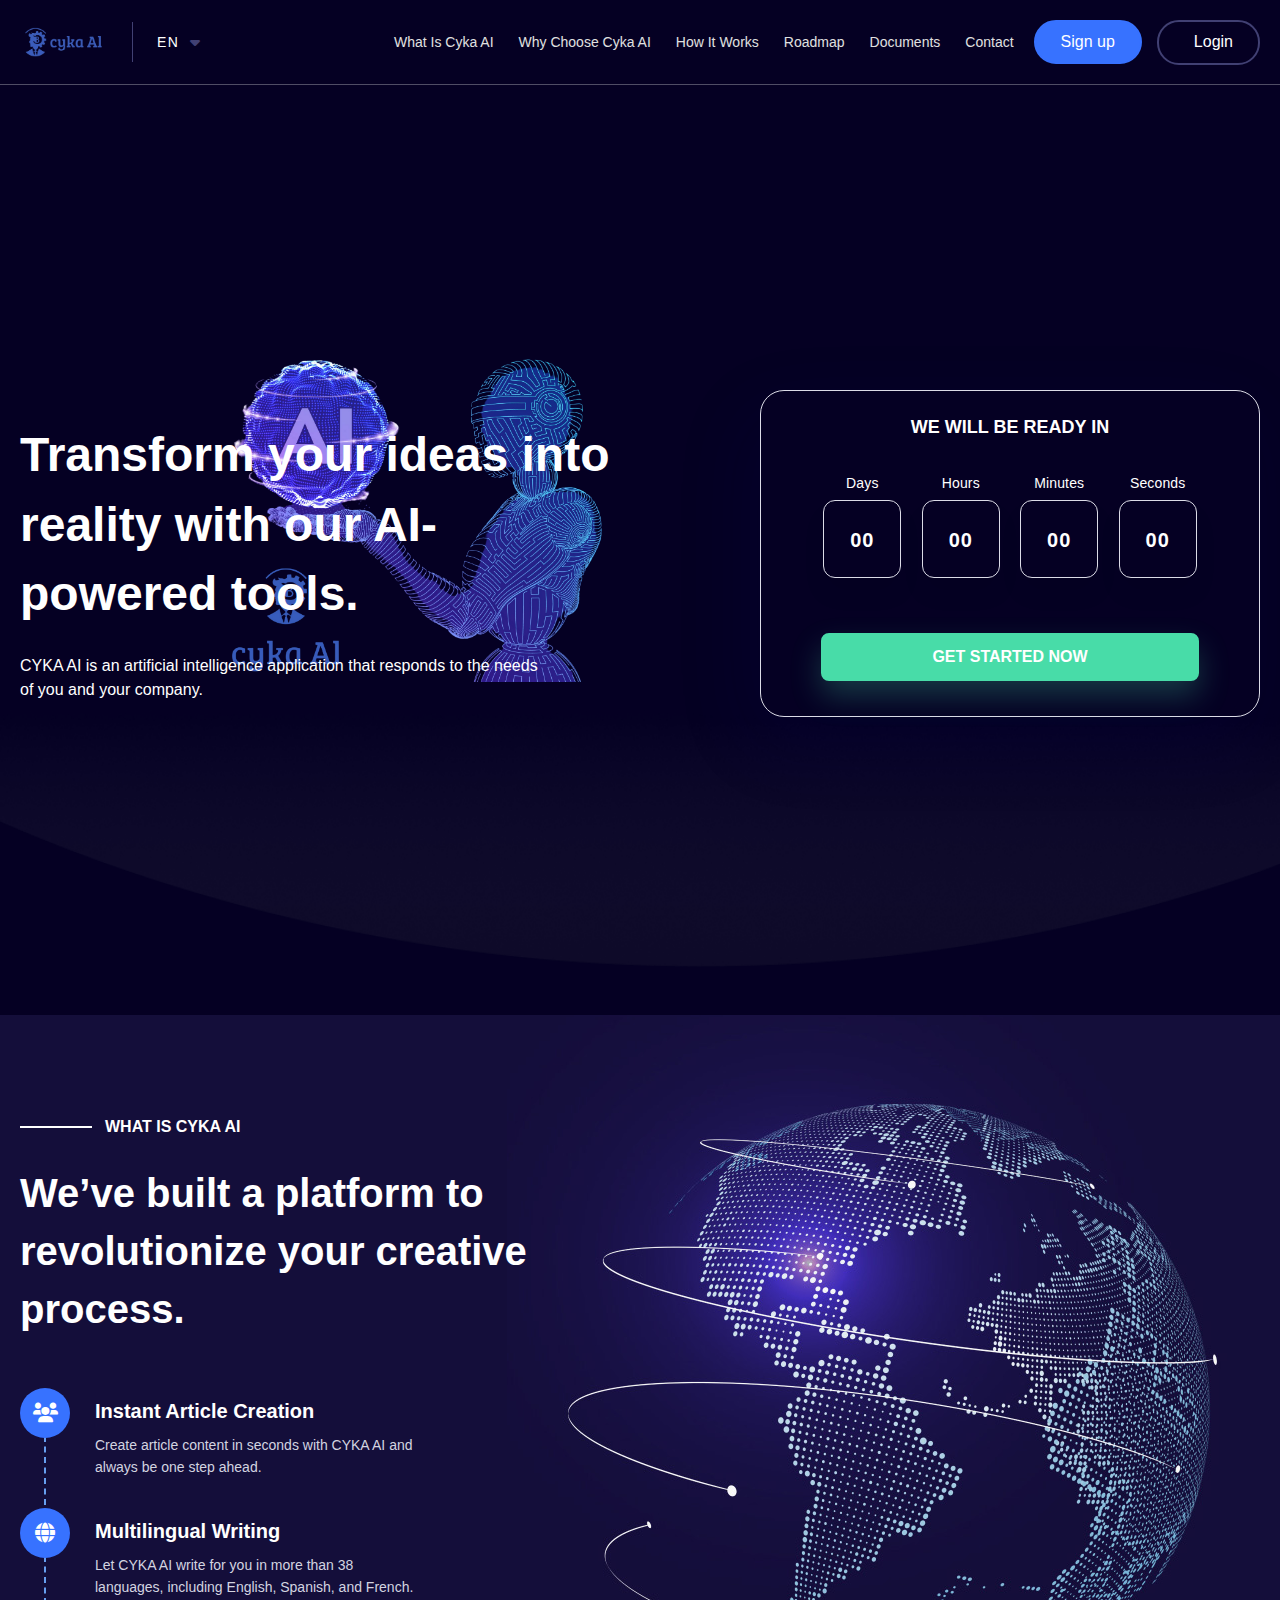
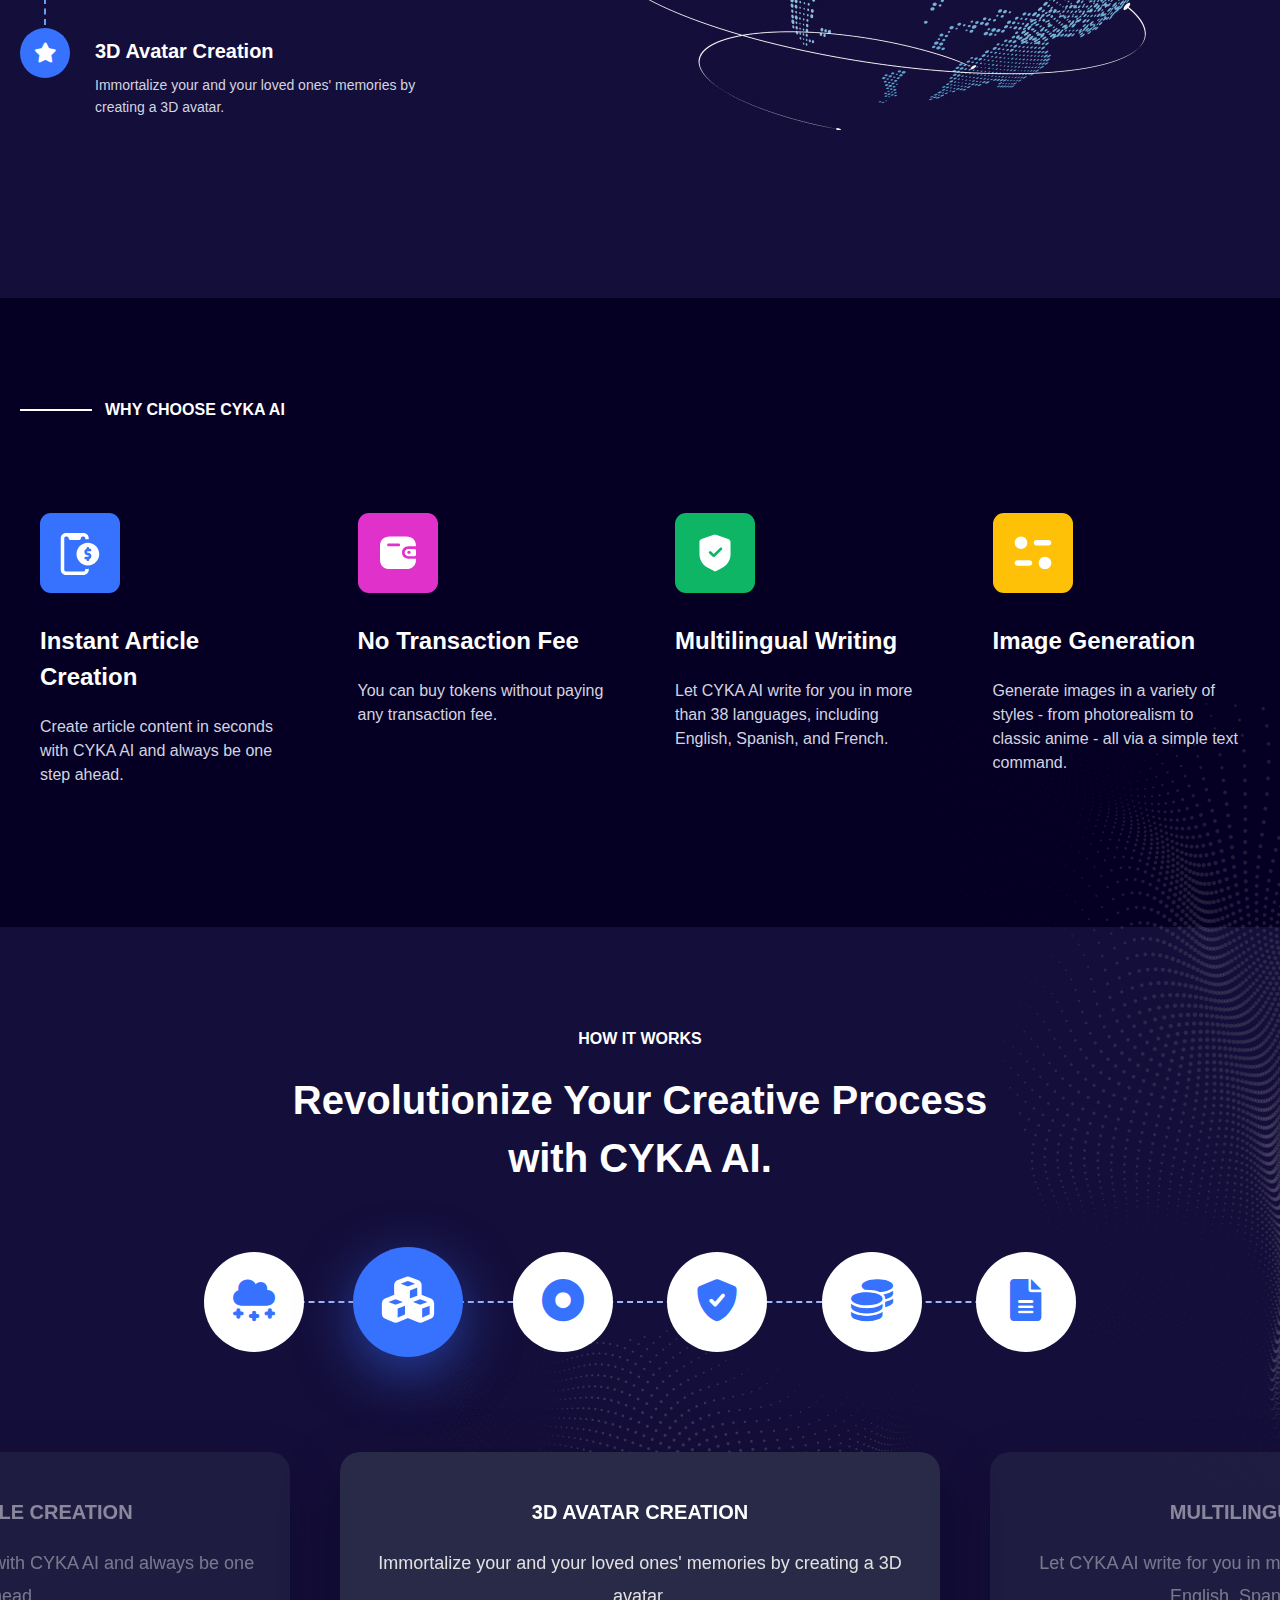
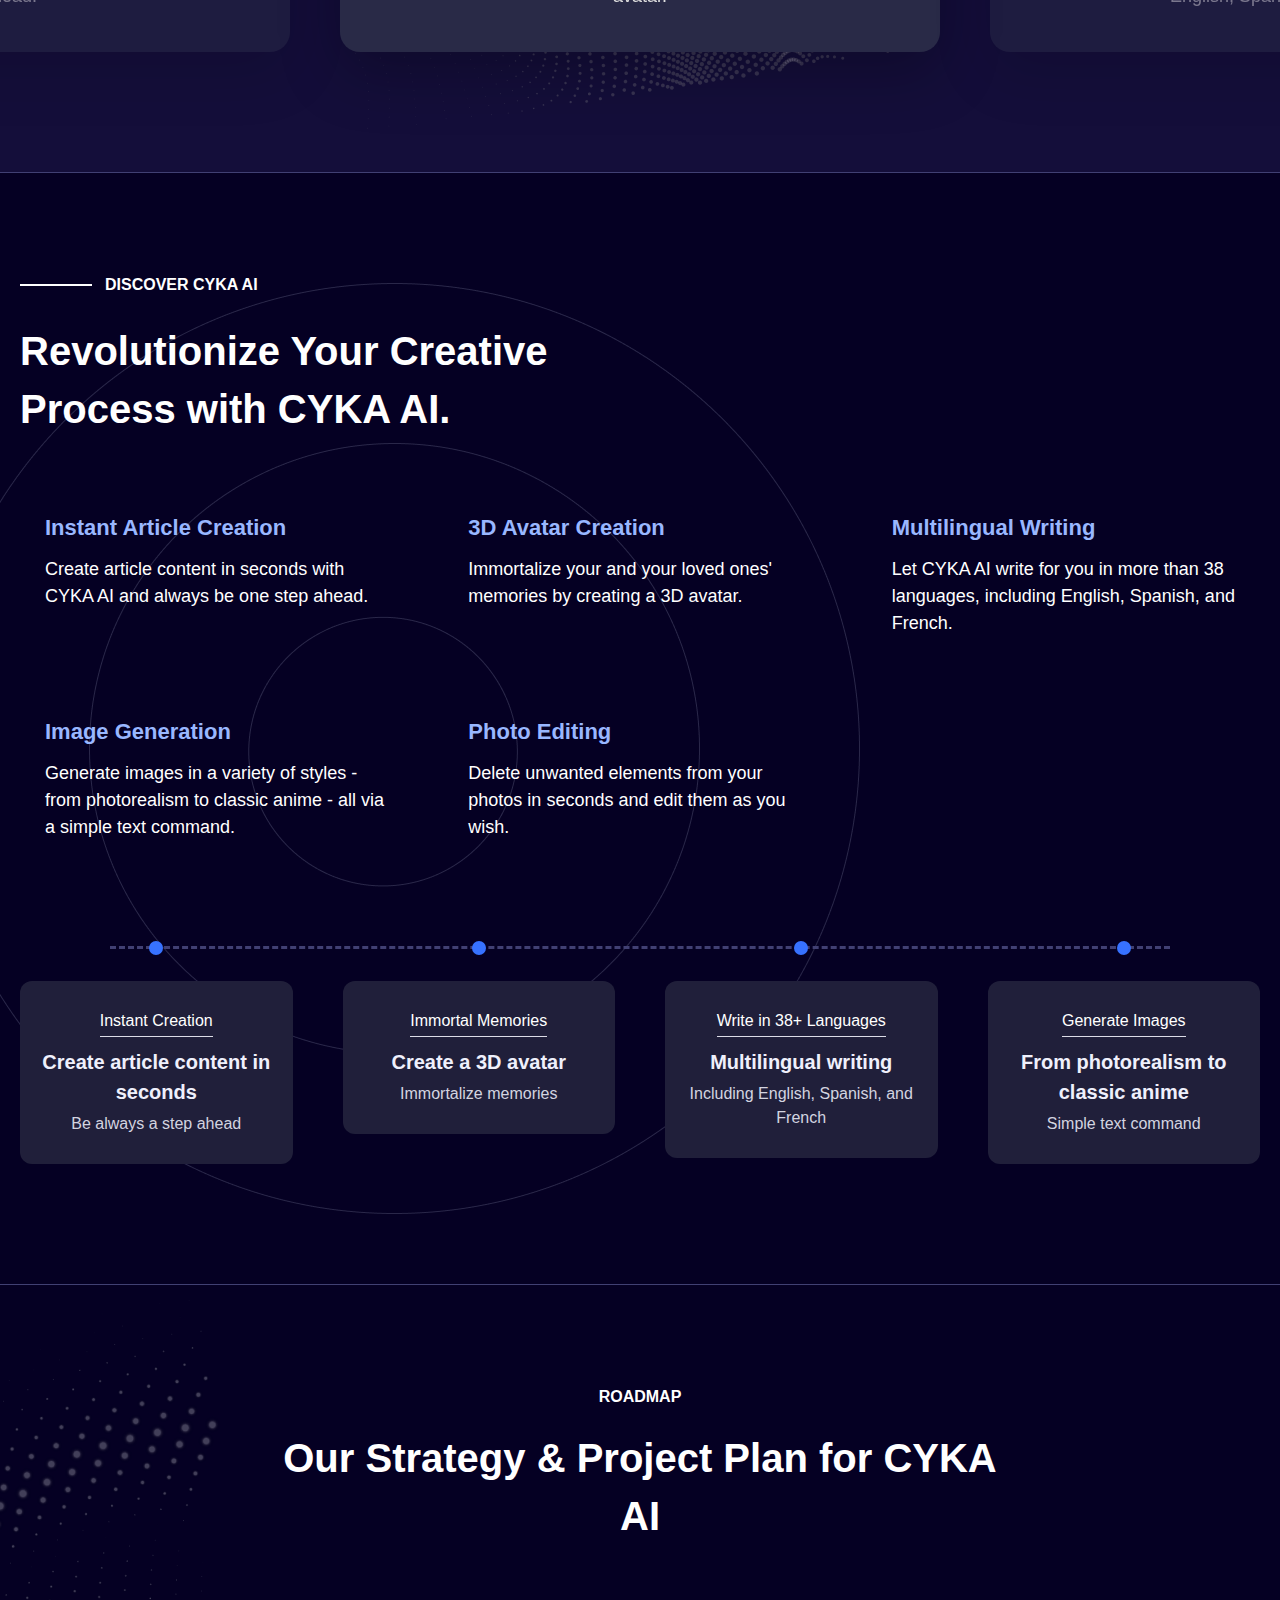
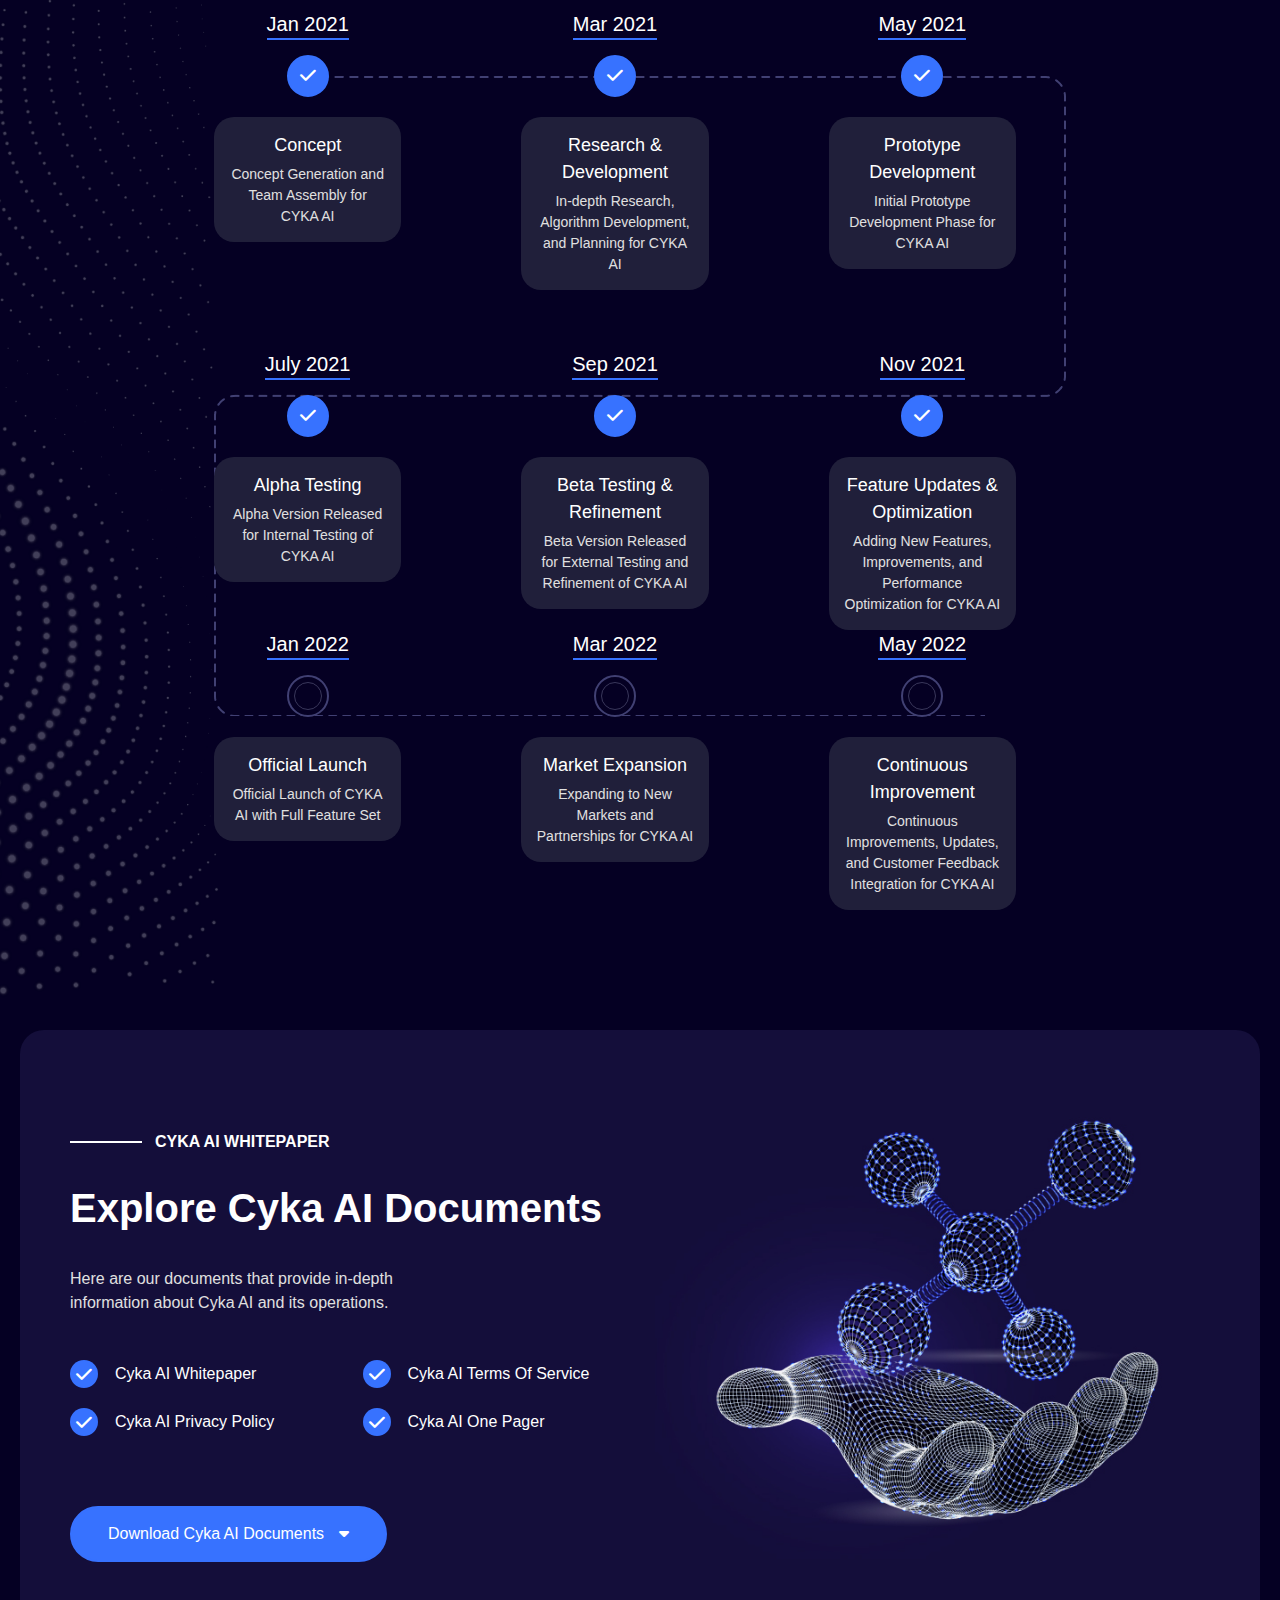
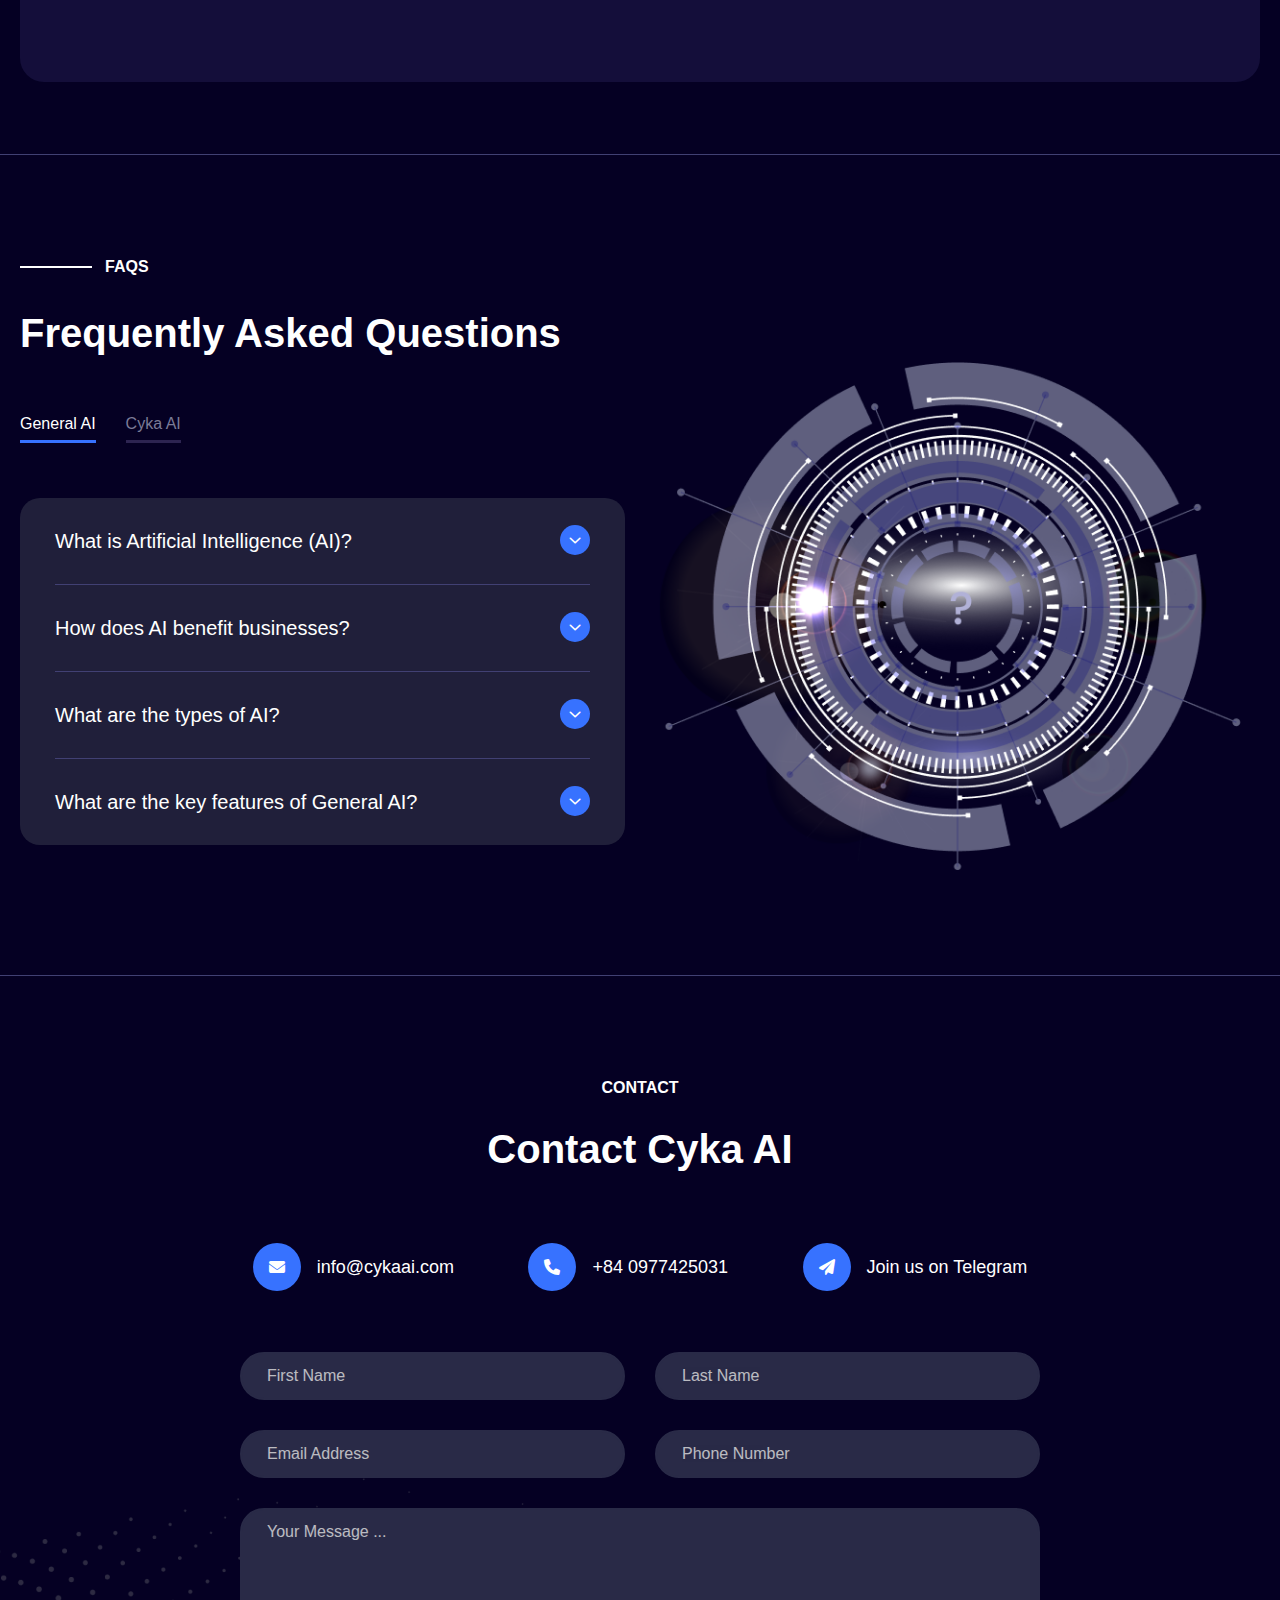
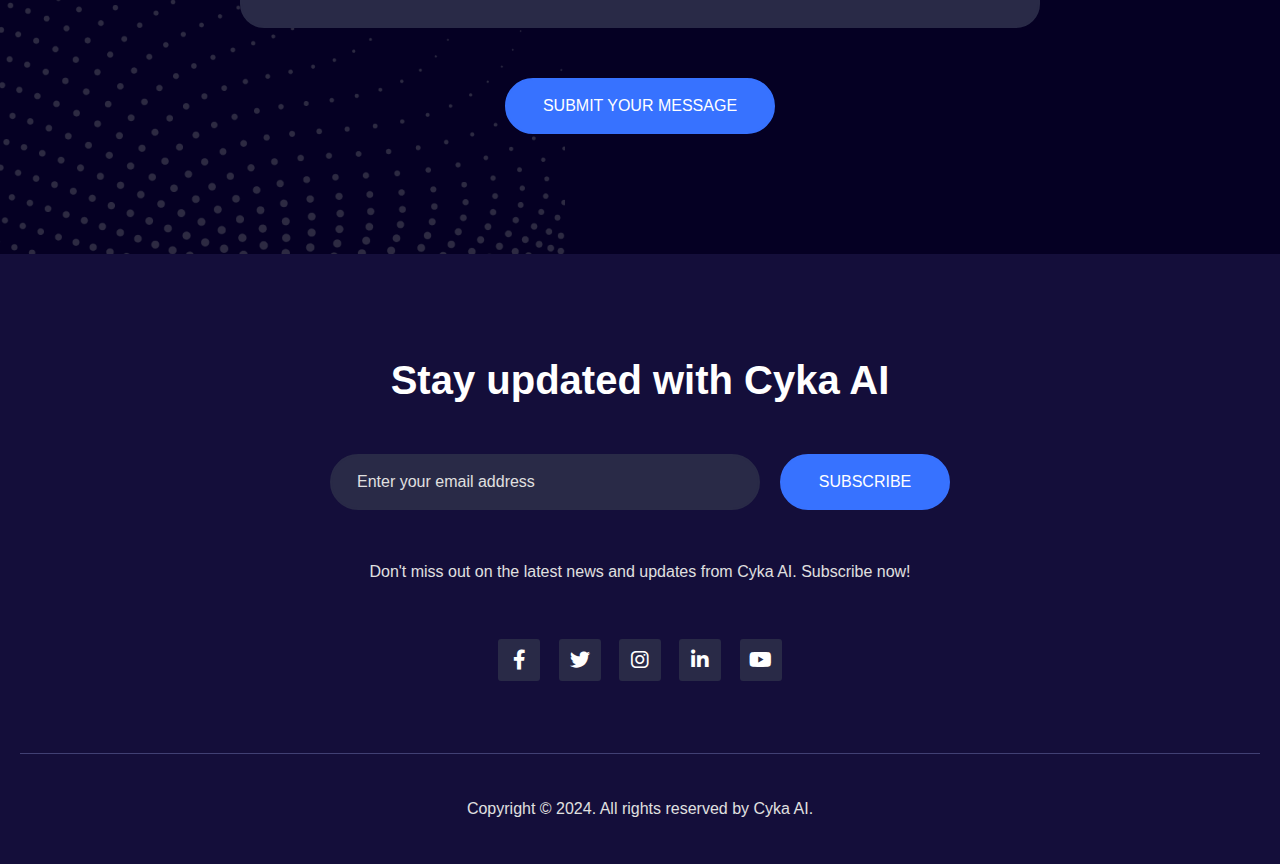
<file: index-de.html>
<!DOCTYPE html>
<html lang="en">
<head>
<meta charset="utf-8">
<title>Cyka AI - Be Always a Step Ahead</title>
<!-- Stylesheets -->
<link href="css/bootstrap.css" rel="stylesheet">
<link href="css/style.css" rel="stylesheet">
<link rel="shortcut icon" href="images/favicon.png" type="image/x-icon">
<link rel="icon" href="images/favicon.png" type="image/x-icon">
<!-- Responsive -->
<meta http-equiv="X-UA-Compatible" content="IE=edge">
<meta name="viewport" content="width=device-width, initial-scale=1.0, maximum-scale=1.0, user-scalable=0">
<link href="css/responsive.css" rel="stylesheet">
<!--[if lt IE 9]><script src="https://cdnjs.cloudflare.com/ajax/libs/html5shiv/3.7.3/html5shiv.js"></script><![endif]--> 

</head>

<body class="home-one">
  <div class="page-wrapper"> 

    <!-- Preloader -->
    <div class="preloader"></div> 

    <!-- Main Header-->
    <header class="main-header header-one">
        <!-- Header Upper -->
        <div class="header-upper">        
            <div class="auto-container">
                <!-- Main Box -->
                <div class="main-box clearfix">
                    <!--Logo-->
                    <div class="logo-box clearfix">
                         <div class="logo"><a href="index.html" title="CykaAI"><img src="images/logo-1.png" alt="" title="CykaAI"></a></div>
                         <div class="lang-box">
                            <a href="#" class="theme-btn lang-btn">EN <i class="arrow fa fa-caret-down"></i></a
                            >
                            <ul class="lang-list">
                                <li><a href="#">Tr</a></li>
                                <li><a href="#">Es</a></li>
                                <li><a href="#">Ru</a></li>
                                <li><a href="#">Ar</a></li>
                            </ul>
                         </div>
                    </div>

                    <div class="nav-box clearfix">
                        <!--Nav Outer-->
                        <div class="nav-outer clearfix">         
                            <nav class="main-menu">
                                <ul class="navigation clearfix" id="scroll-nav">
                                    <li><a href="#intro-section">What Is Cyka AI</a></li>
                                    <li><a href="#why-token">Why Choose Cyka AI</a></li>
                                    <li><a href="#how-it-works">How It Works</a></li>
                                    <li><a href="#roadmap">Roadmap</a></li>
                                    <li><a href="#documents">Documents</a></li>
                                    <li><a href="#contact-section">Contact</a></li>
                                </ul>
                            </nav>
                            <!-- Main Menu End-->
                        </div>
                        <!--Nav Outer End-->

                        <div class="links-box clearfix">
                            <div class="link"><a href="/Template/register14.html" class="theme-btn btn-style-one"><span class="txt">Sign up</span></a></div>
                            <div class="link"><a href="/Template/login14.html" class="theme-btn btn-style-two"><span class="txt">Login</span></a></div>
                        </div>

                        <!-- Hidden Nav Toggler -->
                        <div class="nav-toggler">
                            <button class="hidden-bar-opener"><span class="icon"><i class="fa-regular fa-bars"></i></span></button>
                        </div>

                    </div>

                </div>
            </div>
        </div>
    </header>
    <!--End Main Header -->

    
    <!--Menu Backdrop-->
    <div class="menu-backdrop"></div>

    <!-- Hidden Navigation Bar -->
    <section class="hidden-bar">
        <!-- Hidden Bar Wrapper -->
        <div class="hidden-bar-wrapper">
            <div class="hidden-bar-closer"><span class="icon"><svg class="icon-close" role="presentation" viewBox="0 0 16 14"><path d="M15 0L1 14m14 0L1 0" stroke="#101010" fill="none" fill-rule="evenodd"></path></svg></span></div>
            <div class="nav-logo-box">
                <div class="logo"><a href="index.html" title="CykaAI"><img src="images/logo-1.png" alt="" title="CykaAI"></a></div>
            </div>
            <!-- .Side-menu -->
            <div class="side-menu">
                 <ul class="navigation custom-links clearfix" id="scroll-nav-2">
                    <li><a href="#intro-section">What Is Cyka AI</a></li>
                    <li><a href="#why-token">Why Choose Cyka AI</a></li>
                    <li><a href="#how-it-works">How It Works</a></li>
                    <li><a href="#roadmap">Roadmap</a></li>
                    <li><a href="#documents">Documents</a></li>
                    <li><a href="#contact-section">Contact</a></li>
                </ul>
            </div><!-- /.Side-menu -->
            
            <div class="links-box clearfix">
                <div class="clearfix">
                    <div class="link"><a href="#" class="theme-btn btn-style-one"><span class="txt">Sign up</span></a></div>
                    <div class="link"><a href="#" class="theme-btn btn-style-two"><span class="txt">Login</span></a></div>
                </div>
            </div>
        
        </div><!-- / Hidden Bar Wrapper -->
    </section>
    
    <!-- / Hidden Bar -->


   <!-- Banner Section -->
   <section class="banner-section banner-two">
    <div class="curve-layer" style="background-image: url('images/background/banner-bg-2-2.png');"></div>
    <div class="banner-container" style="background-image: url('images/header-1-1.png'); background-position: 25% 70px;  background-repeat: no-repeat; background-size: 30%;">
        <div class="auto-container">
            <div class="content-box">
                <div class="row clearfix">
                    <!--Text Column-->
                    <div class="text-col col-lg-6 col-md-12 col-sm-12">
                        <div class="inner">
                            <h1 style="color: white;">Transform your ideas into reality with our AI-powered tools.</h1>
                            <div style="color: white;" class="text">CYKA AI is an artificial intelligence application that responds to the needs of you and your company.</div>
                          
                        </div>
                    </div>
                    <!--Counter Column-->
                    <div class="counter-col col-lg-6 col-md-12 col-sm-12">
                        <div class="inner">
                            <div class="inner-box">
                                <h5>WE WILL BE READY IN</h5>
                                <div class="time-counter">
                                    <!-- Time Countdown -->
                                    <div class="time-countdown-two clearfix" data-countdown="2022/12/12"></div>
                                </div>
                                <div class="link-box"><a href="#" class="theme-btn btn-style-three"><span class="txt">Get Started Now</span></a></div>
                            </div>
                        </div>
                    </div>
                </div>
            </div>
        </div>
    </div>
</section>
<!--End Banner Section -->


    
    <br>
    <br>
    <!--Intro Section-->
    <section class="intro-section" id="intro-section">
        <div class="auto-container">
            <div class="row clearfix">
                <!--Text Column-->
                <div class="text-col col-lg-6 col-md-12 col-sm-12">
                    <div class="inner">
                        <div class="title-box">
                            <h6 class="subtitle"><span>WHAT IS CYKA AI</span></h6>
                            <h2>We’ve built a platform to revolutionize your creative process.</h2>
                        </div>
                        <div class="about">
                            <div class="info-block">
                                <div class="inner-box">
                                    <div class="icon-box"><span class="icon fa fa-users"></span></div>
                                    <h5>Instant Article Creation</h5>
                                    <div class="text">Create article content in seconds with CYKA AI and always be one step ahead.</div>
                                </div>
                            </div>
                            <div class="info-block">
                                <div class="inner-box">
                                    <div class="icon-box"><span class="icon fa fa-globe"></span></div>
                                    <h5>Multilingual Writing</h5>
                                    <div class="text">Let CYKA AI write for you in more than 38 languages, including English, Spanish, and French.</div>
                                </div>
                            </div>
                            <div class="info-block">
                                <div class="inner-box">
                                    <div class="icon-box"><span class="icon fa fa-star"></span></div>
                                    <h5>3D Avatar Creation</h5>
                                    <div class="text">Immortalize your and your loved ones' memories by creating a 3D avatar.</div>
                                </div>
                            </div>
                        </div>
                    </div>
                </div>
                <!--Image Column-->
                <div class="image-col col-lg-6 col-md-12 col-sm-12">
                    <div class="inner">
                        <div class="image">
                            <img src="images/resource/globe-1.jpg" alt="">
                        </div>
                    </div>
                </div>
            </div>
        </div>
    </section>
    

    <!--Why Section-->
    <section class="why-section" id="why-token">
        <div class="auto-container">
            <div class="title-box">
                <h6 class="subtitle"><span>Why choose CYKA AI</span></h6>
            </div>
            <div class="row clearfix">
                <!--Why Block-->
                <div class="why-block col-xl-3 col-lg-6 col-md-6 col-sm-12">
                    <div class="inner-box">
                        <div class="icon-box"><span class="icon"><img src="images/resource/icon-1.svg" alt=""></span></div>
                        <h4>Instant Article Creation</h4>
                        <div class="text">Create article content in seconds with CYKA AI and always be one step ahead.</div>
                    </div>
                </div>
                <!--Why Block-->
                <div class="why-block col-xl-3 col-lg-6 col-md-6 col-sm-12">
                    <div class="inner-box">
                        <div class="icon-box"><span class="icon"><img src="images/resource/icon-2.svg" alt=""></span></div>
                        <h4>No Transaction Fee</h4>
                        <div class="text">You can buy tokens without paying any transaction fee.</div>
                    </div>
                </div>
                <!--Why Block-->
                <div class="why-block col-xl-3 col-lg-6 col-md-6 col-sm-12">
                    <div class="inner-box">
                        <div class="icon-box"><span class="icon"><img src="images/resource/icon-3.svg" alt=""></span></div>
                        <h4>Multilingual Writing</h4>
                        <div class="text">Let CYKA AI write for you in more than 38 languages, including English, Spanish, and French.</div>
                    </div>
                </div>
                <!--Why Block-->
                <div class="why-block col-xl-3 col-lg-6 col-md-6 col-sm-12">
                    <div class="inner-box">
                        <div class="icon-box"><span class="icon"><img src="images/resource/icon-4.svg" alt=""></span></div>
                        <h4>Image Generation</h4>
                        <div class="text">Generate images in a variety of styles - from photorealism to classic anime - all via a simple text command.</div>
                    </div>
                </div>
            </div>
        </div>
    </section>
    

    <!--How It Works-->
    <section class="how-it-works" id="how-it-works">
        <div class="bg-layer-right" style="background-image: url('images/background/how-pattern-1.png');"></div>
        <div class="bg-layer-center" style="background-image: url('images/background/how-pattern-2.png');"></div>
        <div class="bg-layer-two"></div>
        <div class="auto-container">
            <div class="title-box centered">
                <h6 class="subtitle"><span>How it works</span></h6>
                <h2>Revolutionize Your Creative Process with CYKA AI.</h2>
            </div>
    
            <div class="carousel-box">
                <div class="pagers-box">
                    <div class="pager-one clearfix">
                        <a href="" class="pager-item" data-slide-index="0"><div class="icon-box"><i class="fa-solid fa-cloud-snow"></i></div></a>
                        <a href="" class="pager-item" data-slide-index="1"><div class="icon-box"><i class="fa-solid fa-cubes"></i></div></a>
                        <a href="" class="pager-item" data-slide-index="2"><div class="icon-box"><i class="fa-solid fa-circle-dot"></i></div></a>
                        <a href="" class="pager-item" data-slide-index="3"><div class="icon-box"><i class="fa-solid fa-shield-check"></i></div></a>
                        <a href="" class="pager-item" data-slide-index="4"><div class="icon-box"><i class="fa-solid fa-coins"></i></div></a>
                        <a href="" class="pager-item" data-slide-index="5"><div class="icon-box"><i class="fa-solid fa-file-alt"></i></div></a>
                    </div>
                </div>
                <div class="slider-box">
                    <div class="how-work-carousel" id="how-work-carousel">
                        <div class="slide">
                            <div class="inner-box">
                                <h5>Instant Article Creation</h5>
                                <div class="text">Create article content in seconds with CYKA AI and always be one step ahead.</div>
                            </div>
                        </div>
                        <div class="slide">
                            <div class="inner-box">
                                <h5>3D Avatar Creation</h5>
                                <div class="text">Immortalize your and your loved ones' memories by creating a 3D avatar.</div>
                            </div>
                        </div>
                        <div class="slide">
                            <div class="inner-box">
                                <h5>Multilingual Writing</h5>
                                <div class="text">Let CYKA AI write for you in more than 38 languages, including English, Spanish, and French.</div>
                            </div>
                        </div>
                        <div class="slide">
                            <div class="inner-box">
                                <h5>Image Generation</h5>
                                <div class="text">Generate images in a variety of styles - from photorealism to classic anime - all via a simple text command.</div>
                            </div>
                        </div>
                        <div class="slide">
                            <div class="inner-box">
                                <h5>Photo Editing</h5>
                                <div class="text">Delete unwanted elements from your photos in seconds and edit them as you wish.</div>
                            </div>
                        </div>
                        <div class="slide">
                            <div class="inner-box">
                                <h5>Business Intelligence</h5>
                                <div class="text">Transform complex systems into Adaptive Systems (CAS) Machine Learning Models that Think, Develop, Adapt and Grow with Adaptive AI tools.</div>
                            </div>
                        </div>
                        <div class="slide">
                            <div class="inner-box">
                                <h5>AI Business Partner</h5>
                                <div class="text">Use our advanced artificial intelligence for your business as your personal content writer or partner.</div>
                            </div>
                        </div>
                        <div class="slide">
                            <div class="inner-box">
                                <h5>Data Control</h5>
                                <div class="text">Instantly control business tracking and data flow in your business.</div>
                            </div>
                        </div>
                        <div class="slide">
                            <div class="inner-box">
                                <h5>Application Enhancement</h5>
                                <div class="text">Adding features and error correction to the applications you already use in your business with artificial intelligence.</div>
                            </div>
                        </div>
                        <div class="slide">
                            <div class="inner-box">
                                <h5>Content Automation</h5>
                                <div class="text">Automatically create blog articles, website copy, landing pages and digital ads for your business in seconds. Unleash the most advanced AI printer to increase your traffic and productivity.</div>
                            </div>
                        </div>
                        <div class="slide">
                            <div class="inner-box">
                                <h5>Reporting</h5>
                                <div class="text">The consultant who is always with your company creates your daily, weekly, monthly and annual reports with a single click and always be ahead of your competitors.</div>
                            </div>
                        </div>
                    </div>
                </div>
            </div>
    
        </div>
    </section>
    
    

    <!--Token Sale Section-->
    <section class="token-sale" id="token-sale">
        <div class="bg-circles"><img src="images/resource/circles-2.png" alt=""></div>
        <div class="auto-container">
            <div class="title-box">
                <h6 class="subtitle"><span>Discover CYKA AI</span></h6>
                <h2>Revolutionize Your Creative Process with CYKA AI.</h2>
            </div>
            <div class="row clearfix">
                <!--Feature Block-->
                <div class="sale-block col-lg-4 col-md-6 col-sm-12">
                    <div class="inner-box">
                        <h4>Instant Article Creation</h4>
                        <div class="text">Create article content in seconds with CYKA AI and always be one step ahead.</div>
                    </div>
                </div>
                <!--Feature Block-->
                <div class="sale-block col-lg-4 col-md-6 col-sm-12">
                    <div class="inner-box">
                        <h4>3D Avatar Creation</h4>
                        <div class="text">Immortalize your and your loved ones' memories by creating a 3D avatar.</div>
                    </div>
                </div>
                <!--Feature Block-->
                <div class="sale-block col-lg-4 col-md-6 col-sm-12">
                    <div class="inner-box">
                        <h4>Multilingual Writing</h4>
                        <div class="text">Let CYKA AI write for you in more than 38 languages, including English, Spanish, and French.</div>
                    </div>
                </div>
                <!--Feature Block-->
                <div class="sale-block col-lg-4 col-md-6 col-sm-12">
                    <div class="inner-box">
                        <h4>Image Generation</h4>
                        <div class="text">Generate images in a variety of styles - from photorealism to classic anime - all via a simple text command.</div>
                    </div>
                </div>
                <!--Feature Block-->
                <div class="sale-block col-lg-4 col-md-6 col-sm-12">
                    <div class="inner-box">
                        <h4>Photo Editing</h4>
                        <div class="text">Delete unwanted elements from your photos in seconds and edit them as you wish.</div>
                    </div>
                </div>
            </div>
    
            <div class="calendar-view">
                <div class="carousel-box">
                    <div class="token-sale-carousel owl-theme owl-carousel">
                        <!--Feature Block-->
                        <div class="sale-block-two">
                            <div class="inner-box">
                                <div class="date">Instant Creation</div>
                                <div class="bonus">Create article content in seconds</div>
                                <div class="price">Be always a step ahead</div>
                            </div>
                        </div>
                        <!--Feature Block-->
                        <div class="sale-block-two">
                            <div class="inner-box">
                                <div class="date">Immortal Memories</div>
                                <div class="bonus">Create a 3D avatar</div>
                                <div class="price">Immortalize memories</div>
                            </div>
                        </div>
                        <!--Feature Block-->
                        <div class="sale-block-two">
                            <div class="inner-box">
                                <div class="date">Write in 38+ Languages</div>
                                <div class="bonus">Multilingual writing</div>
                                <div class="price">Including English, Spanish, and French</div>
                            </div>
                        </div>
                        <!--Feature Block-->
                        <div class="sale-block-two">
                            <div class="inner-box">
                                <div class="date">Generate Images</div>
                                <div class="bonus">From photorealism to classic anime</div>
                                <div class="price">Simple text command</div>
                            </div>
                        </div>
                        <!--Feature Block-->
                        <div class="sale-block-two">
                            <div class="inner-box">
                                <div class="date">Edit Photos</div>
                                <div class="bonus">Delete unwanted elements</div>
                                <div class="price">Edit as you wish</div>
                            </div>
                        </div>
                    </div>
                </div>
            </div>
    
        </div>
    </section>
    

    <!--Roadmap Section-->
    <section class="roadmap-section" id="roadmap">
        <div class="bg-layer-left" style="background-image: url('images/background/pattern-1.png');"></div>
        <div class="auto-container">
            <div class="title-box centered">
                <h6 class="subtitle"><span>Roadmap</span></h6>
                <h2>Our Strategy & Project Plan for CYKA AI</h2>
            </div>
    
            <div class="roadmap-box">
                <div class="image-layer" style="background-image: url('images/background/roadmap-pattern-1.png');"></div>
    
                <div class="first-row items-row">
                    <div class="row clearfix justify-content-center">
                        <!--Roadmap Block-->
                        <div class="roadmap-block col-lg-4 col-md-4 col-sm-12">
                            <div class="inner-box checked">
                                <div class="date"><span>Jan 2021</span></div>
                                <div class="check-icon"><i class="fa-solid fa-check"></i></div>
                                <div class="lower-box">
                                    <h5>Concept</h5>
                                    <div class="text">Concept Generation and Team Assembly for CYKA AI</div>
                                </div>
                            </div>
                        </div>
                        <!--Roadmap Block-->
                        <div class="roadmap-block col-lg-4 col-md-4 col-sm-12">
                            <div class="inner-box checked">
                                <div class="date"><span>Mar 2021</span></div>
                                <div class="check-icon"><i class="fa-solid fa-check"></i></div>
                                <div class="lower-box">
                                    <h5>Research & Development</h5>
                                    <div class="text">In-depth Research, Algorithm Development, and Planning for CYKA AI</div>
                                </div>
                            </div>
                        </div>
                        <!--Roadmap Block-->
                        <div class="roadmap-block col-lg-4 col-md-4 col-sm-12">
                            <div class="inner-box checked">
                                <div class="date"><span>May 2021</span></div>
                                <div class="check-icon"><i class="fa-solid fa-check"></i></div>
                                <div class="lower-box">
                                    <h5>Prototype Development</h5>
                                    <div class="text">Initial Prototype Development Phase for CYKA AI</div>
                                </div>
                            </div>
                        </div>
                    </div>
                </div>
    
                <div class="mid-row items-row">
                    <div class="row clearfix justify-content-center">
                        <!--Roadmap Block-->
                        <div class="roadmap-block col-lg-4 col-md-4 col-sm-12">
                            <div class="inner-box checked">
                                <div class="date"><span>July 2021</span></div>
                                <div class="check-icon"><i class="fa-solid fa-check"></i></div>
                                <div class="lower-box">
                                    <h5>Alpha Testing</h5>
                                    <div class="text">Alpha Version Released for Internal Testing of CYKA AI</div>
                                </div>
                            </div>
                        </div>
                        <!--Roadmap Block-->
                        <div class="roadmap-block col-lg-4 col-md-4 col-sm-12">
                            <div class="inner-box checked">
                                <div class="date"><span>Sep 2021</span></div>
                                <div class="check-icon"><i class="fa-solid fa-check"></i></div>
                                <div class="lower-box">
                                    <h5>Beta Testing & Refinement</h5>
                                    <div class="text">Beta Version Released for External Testing and Refinement of CYKA AI</div>
                                </div>
                            </div>
                        </div>
                        <!--Roadmap Block-->
                        <div class="roadmap-block col-lg-4 col-md-4 col-sm-12">
                            <div class="inner-box checked">
                                <div class="date"><span>Nov 2021</span></div>
                                <div class="check-icon"><i class="fa-solid fa-check"></i></div>
                                <div class="lower-box">
                                    <h5>Feature Updates & Optimization</h5>
                                    <div class="text">Adding New Features, Improvements, and Performance Optimization for CYKA AI</div>
                                </div>
                            </div>
                        </div>
                    </div>
                </div>
    
                <div class="last-row items-row">
                    <div class="row clearfix justify-content-center">
                        <!--Roadmap Block-->
                        <div class="roadmap-block col-lg-4 col-md-4 col-sm-12">
                            <div class="inner-box">
                                <div class="date"><span>Jan 2022</span></div>
                                <div class="check-icon"><i class="fa-solid fa-check"></i></div>
                                <div class="lower-box">
                                    <h5>Official Launch</h5>
                                    <div class="text">Official Launch of CYKA AI with Full Feature Set</div>
                                </div>
                            </div>
                        </div>
                        <!--Roadmap Block-->
                        <div class="roadmap-block col-lg-4 col-md-4 col-sm-12">
                            <div class="inner-box">
                                <div class="date"><span>Mar 2022</span></div>
                                <div class="check-icon"><i class="fa-solid fa-check"></i></div>
                                <div class="lower-box">
                                    <h5>Market Expansion</h5>
                                    <div class="text">Expanding to New Markets and Partnerships for CYKA AI</div>
                                </div>
                            </div>
                        </div>
                        <!--Roadmap Block-->
                        <div class="roadmap-block col-lg-4 col-md-4 col-sm-12">
                            <div class="inner-box">
                                <div class="date"><span>May 2022</span></div>
                                <div class="check-icon"><i class="fa-solid fa-check"></i></div>
                                <div class="lower-box">
                                    <h5>Continuous Improvement</h5>
                                    <div class="text">Continuous Improvements, Updates, and Customer Feedback Integration for CYKA AI</div>
                                </div>
                            </div>
                        </div>
                    </div>
                </div>
    
            </div>
        </div>
    </section>
    
    

    <!--Documents Section-->
    <section class="docs-section" id="documents">
        <div class="auto-container">
            <div class="inner-container">
                <div class="row clearfix">
                    <!--Text Column-->
                    <div class="text-col col-lg-6 col-md-12 col-sm-12">
                        <div class="inner">
                            <div class="title-box">
                                <h6 class="subtitle"><span>Cyka AI Whitepaper</span></h6>
                                <h2>Explore Cyka AI Documents</h2>
                                <div class="text-content text">Here are our documents that provide in-depth information about Cyka AI and its operations.</div>
                            </div>
                            <div class="lower-text">
                                <ul class="clearfix">
                                    <li><i class="fa-solid fa-check"></i> Cyka AI Whitepaper</li>
                                    <li><i class="fa-solid fa-check"></i> Cyka AI Terms Of Service</li>
                                    <li><i class="fa-solid fa-check"></i> Cyka AI Privacy Policy</li>
                                    <li><i class="fa-solid fa-check"></i> Cyka AI One Pager</li>
                                </ul>
                            </div>
                            <div class="link-box"><a href="#" class="theme-btn btn-style-one"><span class="txt">Download Cyka AI Documents <i class="fa-solid fa-caret-down"></i></span></a></div>
                        </div>
                    </div>
                    <!--Image Column-->
                    <div class="image-col col-lg-6 col-md-12 col-sm-12">
                        <div class="inner">
                            <div class="image">
                                <img src="images/resource/f-image-1.jpg" alt="">
                            </div>
                        </div>
                    </div>
                </div>
            </div>
        </div>
    </section>
    
    <br>
    <br>
    <br>

    <!--FAQs Section-->
    <section class="faqs-section">
        <div class="auto-container">
            <div class="inner-container">
                <div class="title-box">
                    <h6 class="subtitle"><span>FAQs</span></h6>
                    <h2>Frequently Asked Questions</h2>
                </div>
                <div class="row clearfix">
                    <!--Text Column-->
                    <div class="text-col col-xl-6 col-lg-12 col-md-12 col-sm-12">
                        <div class="inner">
                            <div class="tabs-box">
                                <div class="tab-buttons">
                                    <ul class="clearfix">
                                        <li class="tab-btn active-btn" data-tab="#f-tab-1"><span>General AI</span></li>
                                        <li class="tab-btn" data-tab="#f-tab-2"><span>Cyka AI</span></li>
                                    </ul>
                                </div>
                                <div class="tabs-content">
                                    <!--Tab 1 - General AI-->
                                    <div class="tab active-tab" id="f-tab-1">
                                        <div class="tab-inner">
                                            <div class="accordion-box clearfix">
                                                <div class="accordion block">
                                                    <div class="acc-btn">What is Artificial Intelligence (AI)? <i class="fa-regular fa-angle-down"></i></div>
                                                    <div class="acc-content">
                                                        <div class="content">
                                                            <div class="text">Artificial Intelligence (AI) refers to the simulation of human intelligence in machines that are programmed to think, learn, and solve problems.</div>
                                                        </div>
                                                    </div>
                                                </div>
                                                <div class="accordion block">
                                                    <div class="acc-btn">How does AI benefit businesses? <i class="fa-regular fa-angle-down"></i></div>
                                                    <div class="acc-content">
                                                        <div class="content">
                                                            <div class="text">AI benefits businesses by automating tasks, improving decision-making, enhancing customer experiences, and increasing efficiency.</div>
                                                        </div>
                                                    </div>
                                                </div>
                                                <div class="accordion block">
                                                    <div class="acc-btn">What are the types of AI? <i class="fa-regular fa-angle-down"></i></div>
                                                    <div class="acc-content">
                                                        <div class="content">
                                                            <div class="text">The types of AI include narrow AI (focused on specific tasks), general AI (human-like intelligence), and superintelligent AI (exceeding human intelligence).</div>
                                                        </div>
                                                    </div>
                                                </div>
                                                <div class="accordion block">
                                                    <div class="acc-btn">What are the key features of General AI? <i class="fa-regular fa-angle-down"></i></div>
                                                    <div class="acc-content">
                                                        <div class="content">
                                                            <div class="text">General AI exhibits key features such as adaptability, learning ability, problem-solving skills, natural language processing, and decision-making capabilities across diverse domains.</div>
                                                        </div>
                                                    </div>
                                                </div>
                                            </div>
                                        </div>
                                    </div>
                                    <!--Tab 2 - Cyka AI-->
                                    <div class="tab" id="f-tab-2">
                                        <div class="tab-inner">
                                            <div class="accordion-box clearfix">
                                                <div class="accordion block">
                                                    <div class="acc-btn">What is Cyka AI? <i class="fa-regular fa-angle-down"></i></div>
                                                    <div class="acc-content">
                                                        <div class="content">
                                                            <div class="text">Cyka AI is an advanced artificial intelligence tool designed for specific business needs, offering personalized content writing and partnership capabilities.</div>
                                                        </div>
                                                    </div>
                                                </div>
                                                <div class="accordion block">
                                                    <div class="acc-btn">How can Cyka AI improve content creation? <i class="fa-regular fa-angle-down"></i></div>
                                                    <div class="acc-content">
                                                        <div class="content">
                                                            <div class="text">Cyka AI improves content creation by generating high-quality articles, website copy, landing pages, and digital ads in seconds, enhancing traffic and productivity.</div>
                                                        </div>
                                                    </div>
                                                </div>
                                                <div class="accordion block">
                                                    <div class="acc-btn">What industries can benefit from Cyka AI? <i class="fa-regular fa-angle-down"></i></div>
                                                    <div class="acc-content">
                                                        <div class="content">
                                                            <div class="text">Various industries such as marketing, e-commerce, education, and healthcare can benefit from Cyka AI's capabilities in content generation, data analysis, and decision support.</div>
                                                        </div>
                                                    </div>
                                                </div>
                                                <div class="accordion block">
                                                    <div class="acc-btn">How does Cyka AI ensure data security and privacy? <i class="fa-regular fa-angle-down"></i></div>
                                                    <div class="acc-content">
                                                        <div class="content">
                                                            <div class="text">Cyka AI ensures data security and privacy through encryption protocols, access controls, anonymization techniques, and compliance with data protection regulations.</div>
                                                        </div>
                                                    </div>
                                                </div>
                                            </div>
                                        </div>
                                    </div>
                                </div>
                            </div>
                        </div>
                    </div>
                    <!--Image Column-->
                    <div class="image-col col-xl-6 col-lg-12 col-md-12 col-sm-12">
                        <div class="inner">
                            <div class="image">
                                <img src="images/resource/f-image-2.png" alt="">
                            </div>
                        </div>
                    </div>
                </div>
            </div>
        </div>
    </section>
    
    

    <!--Contact Section-->
<section class="contact-section" id="contact-section">
    <div class="bg-pattern" style="background-image: url('images/background/pattern-2.png');"></div>
    <div class="auto-container">
        <div class="title-box centered">
            <h6 class="subtitle"><span>Contact</span></h6>
            <h2>Contact Cyka AI</h2>
        </div>
        <div class="info-box">
            <ul class="info clearfix">
                <li class="email"><i class="icon fa-solid fa-envelope"></i><a href="mailto:info@cykaai.com">info@cykaai.com</a></li>
                <li class="phone"><i class="icon fa-solid fa-phone"></i><a href="tel:+840977425031">+84 0977425031</a></li>
                <li class="social"><i class="icon fa-solid fa-paper-plane"></i><a href="#">Join us on Telegram</a></li>
            </ul>
        </div>
        <div class="form-box contact-form default-form">
            <form method="post" action="index.html">
                <div class="row clearfix">
                    <div class="form-group col-lg-6 col-md-6 col-sm-12">
                        <div class="field-inner">
                            <input type="text" name="username" value="" placeholder="First Name" required="">
                        </div>
                    </div>
                    <div class="form-group col-lg-6 col-md-6 col-sm-12">
                        <div class="field-inner">
                            <input type="text" name="lastname" value="" placeholder="Last Name" required="">
                        </div>
                    </div>
                    <div class="form-group col-lg-6 col-md-6 col-sm-12">
                        <div class="field-inner">
                            <input type="email" name="email" value="" placeholder="Email Address" required="">
                        </div>
                    </div>
                    <div class="form-group col-lg-6 col-md-6 col-sm-12">
                        <div class="field-inner">
                            <input type="text" name="phone" value="" placeholder="Phone Number" required="">
                        </div>
                    </div>
                    <div class="form-group col-lg-12 col-md-12 col-sm-12">
                        <div class="field-inner">
                            <textarea name="message" placeholder="Your Message ..." required=""></textarea>
                        </div>
                    </div>
                    <div class="form-group col-lg-12 col-md-12 col-sm-12">
                        <div class="text-center">
                            <button class="theme-btn btn-style-one">
                                <span class="btn-title">Submit your message</span>
                            </button>
                        </div>
                    </div>
                </div>
            </form>
        </div>
    </div>
</section>


    <!--Main Footer-->
    <footer class="main-footer">
        <div class="footer-upper">
            <div class="auto-container">
                <h2>Stay updated with Cyka AI</h2>
                <div class="form-box">
                    <form method="post" action="#">
                        <div class="form-group">
                            <input type="email" name="email" value="" placeholder="Enter your email address" required="">
                            <button type="submit" class="theme-btn btn-style-one"><span>Subscribe</span></button>
                        </div>
                    </form>
                </div>
                <div class="text">Don't miss out on the latest news and updates from Cyka AI. Subscribe now!</div>
                <div class="social-links">
                    <ul class="social clearfix">
                        <li><a target="_blank" href="#" class="fab fa-facebook-f"></a></li>
                        <li><a target="_blank" href="#" class="fab fa-twitter"></a></li>
                        <li><a target="_blank" href="#" class="fab fa-instagram"></a></li>
                        <li><a target="_blank" href="#" class="fab fa-linkedin-in"></a></li>
                        <li><a target="_blank" href="#" class="fab fa-youtube"></a></li>
                    </ul>
                </div>
            </div>
        </div>
        <div class="footer-bottom">
            <div class="auto-container">
                <div class="inner">
                    <div class="copyright">Copyright &copy; 2024. All rights reserved by Cyka AI.</div>
                </div>
            </div>
        </div>
    </footer>
    

</div>
<!--End pagewrapper--> 

<!--Scroll to top-->
<div class="scroll-to-top scroll-to-target" data-target="html"><span class="icon"><img src="images/icons/arrow-up.svg" alt="" title="Go To Top"></span></div>

<script src="js/jquery.js"></script>
<script src="js/popper.min.js"></script>
<script src="js/bootstrap.min.js"></script>
<script src="js/PageScroll.js"></script>
<script src="js/owl.js"></script>
<script src="js/bxslider.js"></script>
<script src="js/countdown.js"></script>
<script src="js/jquery.fancybox.js"></script>
<script src="js/jquery-ui.js"></script>
<script src="js/appear.js"></script>
<script src="js/wow.js"></script>
<script src="js/custom-script.js"></script>
</body>
</html>
</file>
<file: css/responsive.css>
@media only screen and (max-width: 7000px){
	.page-wrapper{
		overflow:hidden;	
	}
}

@media only screen and (max-width: 1499px){
	.banner-eight .upper-content h2,
	.banner-eight .lower-content h2{
		font-size: 48px;
	}

	.about-two .text-col h2,
	.roadmap-seven .upper-title h2,
	.team-seven .upper-title h2,
	.faqs-seven .upper-title h2,
	.artist-fun-facts .fact-block .count,
	.join-section.alternate .content-box h2{
		font-size: 48px;
	}

	.creation-block-two h3{
		font-size: 30px;
	}

	.banner-nine .upper-content h1{
		font-size: 56px;
	}

	.banner-nine .upper-content h1 span{
		font-size: 72px;
	}
}

@media only screen and (max-width: 1339px){
	
	.main-header .header-upper .links-box{
		margin-left: 20px;
	}

	.main-menu .navigation > li{
		margin-left: 25px;
	}

	.intro-section .text-col .about{
		padding-left: 0;
	}

	.why-block .inner-box{
		padding-left: 20px;
		padding-right: 20px;
	}

	.sale-block .inner-box h4{
		font-size: 22px;
	}

	.sale-block .text{
		font-size: 18px;
	}

	.docs-section .inner-container{
		padding-left: 50px;
		padding-right: 50px;
	}

	.docs-section .image-col .image img,
	.faqs-section .image-col .image img{
		max-width: 100%;
	}

	.sale-block-three .inner-box h4{
		font-size: 22px;
	}

	.banner-two .counter-col .inner{
		padding-right: 0;
	}

	.intro-three .left-col .info-block-three:nth-child(3){
		right: 10px;
	}

	.intro-three .left-col .info-block-three:nth-child(2){
		right: 30px;
	}

	.intro-three .left-col .info-block-three:nth-child(1){
		right: -10px;
	}

	.intro-three .right-col .info-block-three:nth-child(3){
		left: 0px;
	}

	.sale-block-six .inner-box:before{
		margin-left: 23px;
	}

	.allocation-five .graph-col .f-col .inner{
		padding-left: 0;
	}

	.token-sale-five .links-box .link{
		margin: 0 7px 25px;
	}

	.team-block-five .inner-box{
		padding-left: 20px;
		padding-right: 20px;
		text-align: center;
	}

	.team-block-five .social li{
		margin: 0 4px;
	}

	.banner-seven .upper-content h1{
		font-size: 48px;
	}

	.roadmap-six .title h1{
		font-size: 56px;
	}

	.features-section .quote .text{
		font-size: 36px;
	}

	.creation-block .title h4{
		font-size: 22px;
	}

	.about-two .text-col .info .i-block span{
		font-size: 18px;
	}

	.banner-eight .bg-layer{
		margin-left: -282px;
	}

	.creations-two .upper-ticker .ticker-text{
		font-size: 40px;
	}

	.e-timer-section .timer-box{
		margin-left: 70px;
	}

	.team-block-seven .hover-box h4{
		font-size: 24px;
	}

	.banner-nine .upper-content h1{
		font-size: 48px;
	}

	.banner-nine .upper-content h1 span{
		font-size: 56px;
	}

	.banner-nine .t-layer{
		display: none;
	}

	.banner-nine .time-counter{
		padding: 60px 80px 30px;
	}

	body.home-nine h2{
		font-size: 36px;
	}

}


@media only screen and (max-width: 1199px){
	.main-header .nav-toggler{
		display: block;
	}

	.main-header .nav-outer{
		display: none;
	}

	h1,
	.banner-two .text-col h1,
	.banner-four .text-col h1,
	.banner-five .upper-content h1,
	.roadmap-six .title h1,
	.banner-seven .upper-content h1{
		font-size: 44px;
	}

	h2,
	body.home-seven h2,
	.creations-section .upper-title h2,
	.team-six .upper-title h2,
	.faqs-six .upper-title h2{
		font-size: 36px;
	}

	.allocation-section .price-box .price{
		font-size: 32px;
	}

	.intro-section .image-col .image,
	.faqs-section .image-col .image,
	.docs-section .image-col .image{
		position: relative;
		top: 0;
		text-align: center;
	}

	.intro-section .image-col .image img{
		max-width: 100%;
	}

	.allocation-section .tabs-box .tab{
		padding-left: 50px;
		padding-right: 50px;
	}

	.intro-two .text-col .inner{
		padding-left: 0;
	}

	.why-block-two h4,
	.sale-block-three .inner-box h4{
		font-size: 20px;
	}

	.banner-two .counter-col .inner-box{
		padding-left: 30px;
		padding-right: 30px;
	}

	.banner-two .text-col .inner{
		padding-top: 0;
	}

	.allocation-two .graph-image{
		position: relative;
		float: left;
		width: 100%;
		left: 0;
		margin: 0;
		margin-bottom: 50px;
	}

	.allocation-two .progress-col .inner{
		padding-top: 0;
	}

	.footer-two .upper-section .text{
		max-width: none;
	}

	.footer-two .about{
		text-align: center;
		margin-bottom: 20px;
	}

	.banner-two .banner-container{
		padding-top: 150px;
		padding-bottom: 80px;
	}

	.banner-two .curve-layer{
		height: 160px;
	}

	.banner-two .counter-col .inner-box{
		max-width: none;
	}

	.intro-three .content-col .inner{
		padding-right: 0;
	}

	.intro-three .title-box-two{
		margin-bottom: 100px;
	}

	.intro-three .right-col .inner{
		padding-left: 0;
	}

	.intro-three .info-block-three .inner-box{
		max-width: none;
	}

	.intro-three .left-col .info-block-three:nth-child(1),
	.intro-three .left-col .info-block-three:nth-child(2),
	.intro-three .left-col .info-block-three:nth-child(3){
		right: 0;
		margin-right: 0;
	}

	.intro-three .right-col .info-block-three:nth-child(1),
	.intro-three .right-col .info-block-three:nth-child(2),
	.intro-three .right-col .info-block-three:nth-child(3){
		left: 0;
		margin-left: 0;
	}

	.intro-three .image-col{
		position: relative;
		left: 0;
		top: 0;
		width: 100%;
		margin: 0;
	}

	.intro-three .bg-layer{
		display: none;
	}

	.token-sale-three .big-inner{
		padding-left: 0;
	}

	.sale-block-six .inner-box:before{
		margin-left: 12px;
	}

	.why-section-four .outer-box:before{
		display: none;
	}

	.allocation-four .graph-col .f-col .inner{
		padding-left: 0;
	}

	.allocation-four .lower-content .info-block {
	    position: relative;
	    -ms-flex: 0 0 33.333%;
	    flex: 0 0 33.333%;
	    max-width: 33.333%;
	}

	.contact-three .form-box{
		margin-left: 0;
	}

	.faqs-five .accordion-box .block .content{
		padding-right: 20px;
	}

	.intro-five .info-block-five .inner-box{
		padding-left: 25px;
		padding-right: 25px;
	}

	.intro-five .info-block-five h4{
		font-size: 22px;
	}

	.why-section-five .image-col .image img{
		max-width: 100%;
	}

	.faqs-five .image-col .inner,
	.faqs-section .image-col .inner,
	.faqs-two .image-col .inner{
		padding-left: 0;
	}

	.faqs-section .image-col .image,
	.faqs-two .image-col .image,
	.faqs-five .image-col .image{
		top: 0;
		margin-top: 0;
	}

	.why-section-five .content-col .inner{
		padding-left: 0;
	}

	.contact-three .outer-container{
		padding-left: 30px;
		padding-right: 30px;
	}

	.banner-seven .bottom-image img{
		max-width: 700px;
	}

	.banner-eight .upper-content{
		padding-top: 200px;
	}

	.banner-eight .bg-white{
		margin-left: 0;
		margin-right: 0;
	}

	.banner-eight .upper-content .inner{
		width: auto;
		max-width: 50%;
		padding-right: 20px;
	}

	.banner-eight .upper-content h2{
		max-width: none;
		width: auto;
		font-size: 36px;
	}

	.banner-eight .lower-content{
		display: none;
	}

	.e-timer-section .text-content{
		width: 50%;
		padding-right: 20px;
		margin: 0 0 30px;
	}

	.e-timer-section .timer-box{
		margin: 0 0 30px;
		width: 50%;
		padding-left: 20px;
	}

	.e-timer-section .link-box{
		margin-left: 0;
		width: 100%;
	}

	.about-two .text-col .inner{
		padding-left: 0;
		padding-top: 0;
	}

	.about-two .image-col .image-box{
		position: relative;
	}

	.about-two .image-col .image-box img{
		max-width: 100%;
	}

	.about-two .image-col .inner{
		margin-right: 0;
		min-height: 0;
	}

	.about-two .text-col h2,
	.roadmap-seven .upper-title h2,
	.team-seven .upper-title h2,
	.faqs-seven .upper-title h2,
	.artist-fun-facts .fact-block .count,
	.join-section.alternate .content-box h2{
		font-size: 40px;
	}

	.creation-block-two h3{
		font-size: 24px;
	}

	.faqs-seven .content-box{
		max-width: none;
	}

	.creations-two .upper-ticker .ticker-text{
		font-size: 32px;
	}

	.team-block-seven .hover-box h4{
		font-size: 20px;
	}

	.feature-block-two h6,
	.feature-block-two .text{
		max-width: 350px;
	}

	.banner-nine .time-counter{
		padding: 40px 50px 10px;
	}

	.about-three .right-col .upper-content{
		padding-left: 20px;
	}

	body.home-nine h2 {
	    font-size: 32px;
	}

	.creations-three .row{
		margin: 0 -10px;
	}

	.creations-three .row .creation-block-three{
		padding: 0 10px;
	}

	.creation-block-three .inner-box{
		padding-left: 47px;
	}

	.testimonials-one .carousel-box{
		max-width: 650px;
	}

	.testimonials-one .slide-item .text-content .text{
		font-size: 20px;
	}

	.testimonials-one .slide-item .upper-info .name{
		font-size: 22px;
	}

	.testimonials-one .slide-item .info-content{
		padding-left: 0;
		margin-top: 50px;
	}

	.testimonials-one .slide-item .info-content:before{
		display: none;
	}

	.testimonials-one .slide-item .upper-info{
		padding-left: 120px;
	}

	.team-eight .title-block .inner{
		max-width: none;
	}

	.faqs-eight .accordion-box .block .content{
		padding-right: 26px;
	}

	.joinus-two .image-col .inner{
		padding-left: 0;
	}

	.roadmap-block-eight .b-title .percent{
		font-size: 24px;
	}

	.faqs-eight .title-col .lower-image{
		position: relative;
		left: 0;
		top: 0;
	}

	.faqs-eight .title-col .lower-image img{
		max-width: 100%;
	}

}

@media only screen and (min-width: 768px){
	.main-menu .navigation > li > ul{
		display:block !important;
		visibility:hidden;
		opacity:0;
	}
}

@media only screen and (max-width: 991px){
	
	h1,
	.banner-two .text-col h1,
	.banner-four .text-col h1,
	.banner-five .upper-content h1,
	.banner-six .upper-content h1,
	.roadmap-six .title h1,
	.banner-seven .upper-content h1{
		font-size: 38px;
	}

	h2,
	.title-box-three h2,
	.contact-three .info-col .title h3,
	body.home-seven h2,
	.creations-section .upper-title h2,
	.team-six .upper-title h2,
	.faqs-six .upper-title h2{
		font-size: 30px;
	}

	h3{
		font-size: 24px;
	}

	h4{
		font-size: 20px;
	}

	.banner-one .lower-content:before{
		display: none;
	}

	.banner-one .counter-col{
		text-align: center;
	}

	.banner-one .time-countdown .counter-column{
		margin: 0 10px 20px;
	}

	.banner-one .counter-col .inner{
		padding-right: 0;
	}

	.banner-one .progress-col .inner{
		padding-left: 0;
	}

	.banner-one .lower-link-box{
		padding-top: 70px;
	}

	.how-it-works .pagers-box{
		display: none;
	}

	.allocation-section .tabs-box .tab{
		padding: 50px 20px 10px;
	}

	.roadmap-section .roadmap-box{
		padding-right: 0;
	}

	.roadmap-section .roadmap-box .image-layer{
		display: none;
	}

	.roadmap-section .items-row .row{
		margin: 0 -30px;
	}

	.roadmap-section .items-row .row .roadmap-block{
		padding: 0 30px;
	}

	.roadmap-section .mid-row,
	.roadmap-section .last-row{
		padding-top: 30px;
	}

	.banner-one .lower-content{
		padding-top: 40px;
	}

	.banner-one .banner-container{
		padding-top: 140px;
		padding-bottom: 70px;
	}

	.intro-section{
		padding: 70px 0 30px;
	}

	.why-section{
		padding: 70px 0 40px;
	}

	.how-it-works{
		padding: 70px 0;
	}

	.home-one .pattern-layer,
	.team-section .bg-circles-right,
	.team-section .bg-circles-left{
		display: none;
	}

	.allocation-section{
		padding: 70px 0;
	}

	.allocation-section .price-box{
		padding-bottom: 0;
	}

	.docs-section .inner-container{
		padding: 70px 20px 0px;
	}

	.team-section{
		padding: 70px 0 40px;
	}

	.faqs-section{
		padding: 70px 0 40px;
	}

	.contact-section{
		padding: 70px 0 40px;
	}

	.main-footer .footer-upper{
		padding: 70px 0 50px;
	}

	.token-sale{
		padding: 70px 0;
	}

	.roadmap-section{
		padding: 70px 0 50px;
	}

	.sale-block .inner-box{
		text-align: center;
	}

	.roadmap-block .lower-box{
		padding-top: 25px;
		padding-bottom: 25px;
	}

	.faqs-two .image-col .image img{
		max-width: 100%;
	}

	.banner-two .text-col .inner{
		max-width: none;
		text-align: center;
	}

	.banner-two .text-col .text{
		max-width: none;
	}

	.banner-two .text-col .links-box .link{
		display: inline-block;
		vertical-align: top;
		float: none;
		margin: 0 20px 25px;
	}

	.why-block-two .inner-box{
		padding: 40px 20px;
	}

	.why-block-two .inner{
		padding-left: 0;
		text-align: center;
	}

	.why-block-two .icon-box{
		position: relative;
		left: 0;
		top: 0;
		margin: 0 auto 30px;
	}

	.how-it-works-two .upper-row .more-link{
		width: 100%;
	}

	.allocation-two .progress-col{
		width: 50%;
		max-width: none;
		padding-right: 15px;
	}

	.allocation-two .progress-col.right{
		padding-right: 0;
		padding-left: 15px;
	}

	.info-block-two .inner-box{
		max-width: none;
		text-align: center;
	}

	.info-block-two .icon-box{
		margin: 0 auto 25px;
	}

	.why-section-two{
		padding: 70px 0 40px;
	}

	.how-it-works-two{
		padding: 0 0 50px;
	}

	.allocation-two .curve-layer{
		height: 170px;
	}

	.allocation-two{
		padding: 100px 0 50px;
	}

	.token-sale-two{
		padding: 70px 0 0;
	}

	.token-sale-two .lower-content{
		margin-top: 30px;
		padding-bottom: 40px;
	}

	.roadmap-two{
		padding: 70px 0;
	}

	.team-two{
		padding: 70px 0 40px;
	}

	.contact-two{
		padding: 70px 0 40px;
	}

	.faqs-two{
		padding: 70px 0 40px;
	}

	.sale-block-four .bonus{
		font-size: 18px;
	}

	.sale-block-three .text{
		font-size: 16px;
	}

	.newsletter-section{
		padding: 70px 0;
	}

	.banner-four .banner-container{
		padding-top: 180px;
	}

	.banner-four .text-col .inner{
		padding-top: 0;
		max-width: none;
		text-align: center;
	}

	.banner-four .text-col .inner:before{
		display: none;
	}

	.banner-four .text-col .text{
		max-width: none;
	}

	.banner-four .text-col .links-box{
		padding-top: 50px;
	}

	.banner-four .text-col .links-box .link{
		float: none;
		display: inline-block;
		margin: 0 10px 20px;
	}

	.banner-four .counter-col .inner{
		padding-left: 0;
	}

	.allocation-three .graph-col .inner-box{
		max-width: none;
	}

	.sale-block-six .inner-box:before{
		margin-left: 6px;
	}

	.roadmap-three .roadmap-box{
		padding-right: 0;
	}

	.roadmap-three .roadmap-box .image-layer{
		display: none;
	}

	.roadmap-three .items-row .row{
		margin: 0 -25px;
	}

	.roadmap-three .items-row .row .roadmap-block-three{
		padding: 0 25px;
	}

	.roadmap-three .last-row,
	.roadmap-three .mid-row{
		padding-top: 30px;
	}

	.contact-section.alternate .info-box li{
		position: relative;
		display: inline-block;
		margin: 0 10px 20px;
	}

	.contact-section.alternate .info-box li .icon{
		top: -10px;
	}

	.contact-section.alternate .form-box{
		padding: 40px 20px 10px;
	}

	.banner-four .banner-container{
		padding-top: 160px;
		padding-bottom: 100px;
	}

	.intro-three{
		padding: 70px 0;
	}

	.why-section-three{
		padding: 70px 0 50px;
	}

	.allocation-three{
		padding: 70px 0 40px;
	}

	.token-sale-three{
		padding: 70px 0 80px;
	}

	.roadmap-three,
	.docs-two,
	.team-three{
		padding: 70px 0 40px;
	}

	.faqs-three{
		padding: 70px 0;
	}

	.faqs-three .text-col{
		margin-bottom: 0;
	}

	.contact-section.alternate{
		padding: 70px 0;
	}

	.main-footer.footer-home-4 .footer-upper{
		padding-top: 70px;
	}

	.intro-four .image-col .image img{
		max-width: 100%;
	}

	.banner-five .banner-container {
	    padding: 140px 0 80px;
	}

	.intro-four,
	.why-section-four,
	.allocation-four,
	.mobile-app-one,
	.roadmap-four,
	.team-four{
		padding: 70px 0 40px;
	}

	.token-sale-four{
		padding: 80px 0;
	}

	.faqs-four{
		padding: 70px 0 60px;
	}

	.contact-three{
		padding: 70px 0;
	}

	.contact-three .info-box li{
		margin-bottom: 10px;
	}

	.main-footer.footer-home-5 .footer-upper{
		padding-top: 70px;
	}

	.home-six .curve-left,
	.home-six .curve-right{
		display: none;
	}

	.banner-six .banner-container{
		padding: 170px 0 50px;
	}

	.banner-six .upper-content{
		margin-bottom: 0;
	}

	.banner-six .upper-content .links-box{
		padding-top: 50px;
	}

	.banner-six .upper-content .text-col .text{
		font-size: 16px;
	}

	.banner-six .upper-content .text-col .inner{
		max-width: none;
		text-align: center;
	}

	.banner-six .upper-content .image-col{
		display: none;
	}

	.banner-six .lower-content .left-col{
		text-align: center;
	}

	.banner-six .progress-box{
		text-align: left;
	}

	.banner-six .social-box{
		margin: 0 auto;
	}

	.intro-five{
		padding-top: 20px;
		padding-bottom: 40px;
	}

	.intro-five .title-box-three,
	.why-section-five .title-box-three,
	.allocation-five .title-box-three,
	.token-sale-five .title-box-three,
	.team-five .title-box-three,
	.news-section.alternate .title-box-three{
		margin-bottom: 70px;
	}

	.intro-five .info-block-five h4{
		font-size: 20px;
	}

	.why-section-five,
	.allocation-five{
		padding: 0 0 50px;
	}

	.why-section-five .text-col,
	.mobile-app-two .text-col{
		order: 0;
	}
	
	.why-section-five .image-col,
	.mobile-app-two .image-col{
		order: 12;
		text-align: center;
	}

	.why-section-five .content-col .inner,
	.mobile-app-two .text-col .inner{
		padding-top: 0;
	}

	.sale-block-eight .inner-box h5{
		font-size: 18px;
	}

	.sale-block-eight .text{
		font-weight: 400;
	}

	.sale-block-nine .reward span{
		font-size: 24px;
	}

	.mobile-app-two{
		padding: 70px 0 40px;
	}

	.team-five{
		padding-top: 70px;
	}

	.faqs-five{
		padding: 70px 0 40px;
	}

	.faqs-five .accordion-box .block .acc-btn{
		font-size: 18px;
	}

	.contact-three.alternate{
		padding: 80px 0;
	}

	.main-footer.footer-home-6 .footer-upper{
		padding-top: 70px;
	}

	.faqs-five .image-col .image{
		text-align: center;
	}

	.faqs-five .image-col .image img{
		max-width: 100%;
	}

	.banner-seven .banner-container{
		padding: 150px 0 70px;
	}

	.banner-seven .bottom-image{
		display: none;
	}

	.banner-seven .lower-content .left-col .text{
		font-size: 16px;
	}

	.banner-seven .time-countdown .counter-column{
		width: 60px;
		margin-left: 20px;
	}

	.banner-seven .time-countdown .counter-column .count{
		font-size: 32px;
	}

	.banner-seven .time-countdown .counter-column:before{
		left: -25px;
	}

	.about-section .content-inner{
		padding: 80px 0;
		max-width: none;
		text-align: center;
	}

	.about-section .content .text{
		max-width: none;
	}

	.about-section .bg-layer{
		display: none;
	}

	.about-section .link-box{
		padding-top: 50px;
	}

	.about-section .content h2:before{
		left: 50%;
		margin-left: -40px;
	}

	.features-section .content-box{
		padding: 80px 0 50px;
	}

	.features-section .content-box:before{
		display: none;
	}

	.features-section .left-col .inner{
		max-width: none;
		padding-right: 0;
		text-align: center;
	}

	.feature-block .inner-box,
	.feature-block:nth-child(1) .inner-box,
	.feature-block:nth-child(2) .inner-box{
		padding-left: 0;
		padding-top: 0;
	}

	.feature-block .inner-box .icon-box{
		position: relative;
		display: block;
		margin: 0 auto 20px;
	}

	.feature-block .text{
		max-width: none;
	}

	.features-section .quote{
		text-align: center;
	}

	.features-section .quote .text{
		font-size: 30px;
		max-width: none;
	}

	.creations-section{
		padding: 80px 0 20px;
	}

	.creation-block .title{
		text-align: center;
	}

	.creation-block .title h4{
		font-size: 20px;
	}

	.roadmap-six{
		padding: 80px 0 50px;
	}

	.roadmap-six .bg-layer:after{
		display: none;
	}

	.roadmap-six .left-col{
	  padding-top: 50px;
	  text-align: center;
	  margin-bottom: 50px;
	  background: rgba(13, 62, 255, 0.70);
	  background: -webkit-linear-gradient(top,rgba(13, 62, 255, 1),rgba(13, 62, 255, 0));
	  background: -ms-linear-gradient(top,rgba(13, 62, 255, 1),rgba(13, 62, 255, 0));
	  background: -moz-linear-gradient(top,rgba(13, 62, 255, 1),rgba(13, 62, 255, 0));
	}

	.roadmap-six .left-col .inner{
		max-width: none;
	}

	.roadmap-six .title{
		margin-bottom: 50px;
	}

	.roadmap-six .left-col .image-box{
		max-width: none;
	}

	.roadmap-six .left-col .image-box .image-title{
		padding-top: 50px;
	}

	.roadmap-six .right-col .inner{
		padding-left: 0;
	}

	.team-six{
		padding: 80px 0;
	}

	.team-six .upper-title,
	.creations-section .upper-title{
		margin-bottom: 80px;
	}

	.faqs-six{
		padding: 80px 0;
	}

	.faqs-six .upper-title{
		margin-bottom: 50px;
	}

	.faqs-six .accordion-box .block .acc-btn{
		font-size: 18px;
	}

	.join-section{
		padding: 80px 0;
	}

	.main-footer-two .footer-left .logo img{
		height: 34px;
	}

	.banner-eight .upper-content h2{
		font-size: 28px;
	}

	.about-two{
		padding: 80px 0 50px;
	}

	.about-two:before{
		left: 0;
		right: auto;
		width: 100%;
	}

	.about-two .text-col{
		order: 0;
	}

	.about-two .text-col .inner{
		text-align: center;
	}

	.about-two .image-col{
		order: 12;
	}

	.about-two .text-col h2, 
	.roadmap-seven .upper-title h2, 
	.team-seven .upper-title h2, 
	.faqs-seven .upper-title h2, 
	.artist-fun-facts .fact-block .count, 
	.join-section.alternate .content-box h2{
		font-size: 32px;
	}

	.features-two{
		padding: 80px 0 40px;
	}

	.creations-two .upper-ticker{
		height: 108px;
		padding: 24px 0;
	}

	.creations-two .upper-ticker .ticker-inner{
		top: 24px;
	}

	.wallet-section{
		padding: 80px 0 160px;
	}

	.roadmap-seven{
		padding: 80px 0;
	}

	.team-seven{
		padding: 80px 0 150px;
	}

	.team-seven .content-box{
		padding-left: 400px;
	}

	.team-seven .owl-theme .owl-nav{
		left: -400px;
	}

	.team-seven .upper-title,
	.faqs-seven .upper-title,
	.roadmap-seven .upper-title{
		margin-bottom: 70px;
	}

	.faqs-seven{
		padding: 80px 0;
	}

	.faqs-seven .accordion-box .block .acc-btn{
		font-size: 18px;
	}

	.banner-nine .banner-container{
		padding-top: 80px;
		padding-bottom: 80px;
	}

	.banner-nine .upper-content{
		text-align: center;
	}

	.banner-nine .upper-content h1{
		font-size: 36px;
	}

	.banner-nine .upper-content h1 span{
		font-size: 42px;
	}

	.banner-nine .upper-content .text{
		max-width: none;
	}

	.banner-nine .upper-content .lower{
		padding-left: 0;
		padding-top: 40px;
	}

	.banner-nine .upper-content .link-box{
		padding-top: 50px;
	}

	.banner-nine .time-counter{
		position: relative;
		left: 0;
		top: 0;
		text-align: center;
		margin: 50px -20px 0 -20px;
	}

	.banner-nine .time-counter h5:before{
		width: 40px;
		height: 4px;
		left: 50%;
		margin-left: -20px;
		top: -12px;
	}

	.banner-nine .image-layer{
		margin-left: -150px;
	}

	.banner-nine .upper-content .info .i-block{
		padding-left: 0;
		margin-bottom: 20px;
	}

	.banner-nine .upper-content .info .i-block:before{
		width: 22px;
		left: 50%;
		margin-left: -11px;
		bottom: -6px;
	}

	body.home-nine h2{
		font-size: 28px;
	}

	.about-three .right-col .title-box-four{
		margin-bottom: 40px;
	}

	.about-three .right-col .upper-content{
		padding-left: 0;
	}

	.about-three .right-col .image{
		margin-top: 60px;
	}

	.about-three{
		padding: 80px 0 0;
	}

	.our-mission{
		padding-bottom: 40px;
	}

	.creations-three{
		padding: 80px 0 30px;
	}

	.creations-three .row .creation-block-three{
		margin-bottom: 50px;
	}

	.artwork-section{
		padding: 80px 0 0;
	}

	.artwork-section .title-box-four{
		text-align: left;
		margin-bottom: 70px;
	}

	.title-box-four,
	.creations-three .title-box-four,
	.roadmap-eight .title-box-four,
	.team-eight .title-box-four,
	.joinus-two .title-box-four{
		margin-bottom: 70px;
	}

	.team-eight{
		padding: 80px 0 20px;
	}

	.team-block-eight{
		margin-bottom: 60px;
		text-align: center;
	}

	.team-block-eight .inner-box{
		max-width: none;
	}

	.roadmap-eight{
		padding: 80px 0 50px;
	}

	.testimonials-one{
		padding: 80px 0;
	}

	.faqs-eight{
		padding: 80px 0 50px;
	}

	.faqs-eight .title-col{
		order: 0;
	}

	.faqs-eight .title-col .lower-image{
		display: none;
	}

	.faqs-eight .content-col{
		order: 12;
	}

	.faqs-eight .content-col .inner{
		padding-top: 0;
	}

	.joinus-two{
		padding: 80px 0 50px;
	}

	.joinus-two .text-col{
		margin-bottom: 50px;
	}

	.joinus-two .text-col .inner{
		padding-top: 0;
		max-width: none;
	}

	.joinus-two .text-col .link-box{
		padding-top: 30px;
	}

	.joinus-two .image-col .image,
	.joinus-two .image-col .image:nth-child(2),
	.joinus-two .image-col .image:nth-child(3){
		position: relative;
		float: left;
		padding: 0 0;
		width: 47%;
		margin: 0 3% 30px 0;
	}

	.joinus-two .image-col .image img{
		width: 100%;
	}

	.faqs-eight .title-col .inner{
		padding-left: 0;
	}

	.team-eight .title-box-four{
		text-align: center;
	}

	.main-footer-two.footer-home-9{
		padding-top: 70px;
		padding-bottom: 40px;
	}

	.about-three .left-col{
		order: 12;
	}

	.about-three .right-col{
		order: 0;
	}
}

@media only screen and (max-width: 767px){
	h1,
	.banner-two .text-col h1,
	.banner-four .text-col h1,
	.banner-five .upper-content h1,
	.banner-six .upper-content h1,
	.roadmap-six .title h1,
	.banner-seven .upper-content h1{
		font-size: 32px;
	}

	h2,
	.allocation-section .price-box .price,
	.title-box-three h2,
	.contact-three .info-col .title h3,
	body.home-seven h2,
	.creations-section .upper-title h2,
	.team-six .upper-title h2,
	.faqs-six .upper-title h2{
		font-size: 28px;
	}

	.how-it-works .slide h5{
		font-size: 18px;
	}

	.how-it-works .slide .text{
		font-size: 16px;
	}

	.how-it-works .slide .inner-box{
		padding-left: 25px;
		padding-right: 25px;
	}

	.allocation-section .price-box{
		text-align: center;
	}

	.allocation-section .price-box .price{
		width: 100%;
	}

	.allocation-section .price-box .link-box{
		width: 100%;
		margin-left: 0;
		margin-top: 30px;
	}

	.allocation-section .image-col .inner{
		text-align: center;
		padding-top: 0;
	}

	.allocation-section .tabs-box .tab{
		padding: 40px 20px 30px;
	}

	.team-block .lower-box{
		text-align: center;
	}

	.home-one .accordion-box .block .acc-btn{
		font-size: 18px;
	}

	.home-one .accordion-box .block{
		padding-bottom: 20px;
	}

	.home-one .accordion-box .block .acc-btn{
		padding-top: 20px;
	}

	.home-one .accordion-box .block .acc-btn i{
		top: 34px;
	}

	.contact-section .info-box li{
		text-align: center;
		display: block;
		padding-left: 0;
		margin: 0 0 30px;
	}

	.contact-section .info-box li .icon{
		position: relative;
		display: block;
		left: 0;
		top: 0;
		margin: 0 auto 20px;
	}

	.why-block .inner-box{
		text-align: center;
	}

	.allocation-two .progress-col,
	.allocation-two .progress-col.right{
		width: 100%;
		padding: 0 0;
	}

	.sale-block-three .inner-box{
		text-align: center;
	}

	.footer-two{
		text-align: center;
	}

	.footer-two .upper-section .social-links .s-title:before{
		left: 50%;
		margin-left: -75px;
		bottom: -5px;
	}

	.footer-two .upper-section .social-links li{
		float: none;
		display: inline-block;
		vertical-align: top;
		margin: 0 7px;
	}

	.newsletter-section .form-box .theme-btn{
		position: relative;
		right: 0;
		top: 0;
		width: 100%;
		max-width: none;
		margin: 0px 0px 30px;
	}

	.newsletter-section .form-box{
		padding-right: 0;
	}

	.how-it-works-two .upper-row,
	.newsletter-section .title-col{
		text-align: center;
	}

	.intro-three .info-block-three .inner-box,
	.intro-three .right-col .info-block-three .inner-box{
		padding: 0 0;
		text-align: center;
	}

	.intro-three .info-block-three .icon-box,
	.intro-three .right-col .info-block-three .icon-box{
		position: relative;
		left: 0;
		top: 0;
		margin: 0 auto 20px;
	}

	.intro-three .title-box-two,
	.why-section-three .title-box-two{
		margin-bottom: 80px;
	}

	.title-box-two.alt .text-content{
		font-size: 16px;
	}

	.allocation-three .graph-col .inner{
		padding: 50px 20px 20px;
	}

	.sale-block-five .inner-box{
		text-align: center;
	}

	.contact-section.alternate .info-box li{
		display: block;
		margin: 0 0 30px;
	}

	.faqs-three .accordion-box .block .acc-btn{
		font-size: 18px;
	}

	.banner-five .lower-content .inner-box{
		padding-left: 30px;
		padding-right: 30px;
	}

	.intro-four .info-block-four .inner-box{
		text-align: center;
	}

	.intro-four .info-block-four .icon-box{
		margin: 0 auto 30px;
	}

	.intro-four .info-block-four .text{
		max-width: none;
	}

	.allocation-four .graph-col{
		text-align: center;
	}

	.allocation-four .f-block .f-inner{
		padding-left: 0;
	}

	.allocation-four .f-block .f-inner:before{
		position: relative;
		display: block;
		left: 0;
		top: 0;
		margin: 0 auto 20px;
	}

	.allocation-four .lower-content .info-block {
	    -ms-flex: 0 0 50%;
	    flex: 0 0 50%;
	    max-width: 50%;
	}

	.mobile-app-one .text-col{
		text-align: center;
	}

	.mobile-app-one .text-col .inner:before{
		left: 50%;
		margin-left: -50px;
	}

	.app-block-one .inner-box{
		padding-left: 0;
	}

	.app-block-one .inner-box .icon-box{
		position: relative;
		margin: 0 auto 20px;
	}

	.app-block-one .inner-box .text{
		max-width: none;
	}

	.mobile-app-one .lower-links .link{
		float: none;
		display: inline-block;
		margin: 0 10px 20px;
	}

	.faqs-four .tabs-box .tab-buttons .tab-btn{
		display: block;
		margin: 0 0 15px;
	}

	.faqs-four .accordion-box .block .acc-btn,
	.faqs-two .accordion-box .block .acc-btn{
		font-size: 18px;
	}

	.faqs-four .accordion-box .block .content{
		padding-right: 25px;
	}

	.contact-three .outer-container{
		padding-left: 20px;
		padding-right: 20px;
	}

	.contact-three .info-col .inner{
		max-width: none;
	}

	.contact-three .info-col .title{
		text-align: center;
		margin-bottom: 30px;
	}

	.contact-three .info-box li{
		font-size: 16px;
	}

	.contact-three .form-box{
		padding-left: 20px;
		padding-right: 20px;
	}

	.title-box-three .subtitle{
		font-size: 16px;
	}

	.why-block-five .inner-box{
		padding-left: 0;
		text-align: center;
	}

	.why-block-five .icon-box{
		position: relative;
		left: 0;
		top: 0;
		margin: 0 auto 20px;
	}

	.allocation-five .graph-col{
		text-align: center;
	}

	.allocation-five .f-block .f-inner,
	.mobile-app-two .features li{
		padding-left: 0;
	}

	.allocation-five .f-block .f-inner:before,
	.mobile-app-two .features li:before{
		position: relative;
		display: block;
		margin: 0 auto 20px;
	}

	.mobile-app-two .text-col{
		text-align: center;
	}

	.mobile-app-two .lower-links .link{
		display: inline-block;
		float: none;
		margin: 0 10px 20px;
	}

	.banner-six .time-countdown .counter-column .count{
		font-size: 30px;
	}

	.banner-seven .lower-content .left-col{
		margin-bottom: 50px;
		text-align: center;
	}

	.banner-seven .lower-content .left-col .text{
		max-width: none;
	}

	.banner-seven .lower-content .left-col .text:after{
		display: none;
	}

	.banner-seven .lower-content .left-col .text:before{
		width: 50px;
		left: 50%;
		margin-left: -25px;
	}

	.banner-seven .time-counter{
		width: 100%;
		max-width: none;
		text-align: center;
	}

	.banner-seven .lower-content h5:before{
		height: 3px;
		width: 50px;
		left: 50%;
		margin-left: -25px;
		top: -5px;
	}

	.features-section .quote .text{
		font-size: 24px;
	}

	.features-section .right-col .inner{
		padding-top: 40px;
	}

	.team-block-six .lower-box{
		text-align: center;
	}

	.faqs-six .accordion-box .block .acc-btn{
		font-size: 16px;
		padding-right: 50px;
	}

	.faqs-six .accordion-box .block .content{
		padding-left: 0;
		padding-right: 0;
	}

	.faqs-six .accordion-box .block .content .text,
	.join-section .content-box .text{
		font-size: 16px;
	}

	.main-footer-two{
		text-align: center;
	}

	.main-footer-two .footer-left,
	.main-footer-two .footer-right{
		width: 100%;
	}

	.main-footer-two .social-links{
		text-align: center;
	}

	.main-footer-two .social-links li{
		margin: 0 10px;
	}

	.about-two .text-col h2, 
	.roadmap-seven .upper-title h2, 
	.team-seven .upper-title h2, 
	.faqs-seven .upper-title h2, 
	.artist-fun-facts .fact-block .count, 
	.join-section.alternate .content-box h2{
		font-size: 24px;
	}

	.banner-eight .upper-content h2{
		font-size: 24px;
	}

	.banner-eight .upper-content{
		padding-top: 140px;
	}

	.feature-block-two .inner-box{
		text-align: center;
	}

	.feature-block-two .icon-box{
		margin: 0 auto 25px;
	}

	.feature-block-two h6{
		margin: 0 auto 20px;
	}

	.feature-block-two .text{
		margin: 0 auto;
	}

	.creations-two .upper-ticker .ticker-text{
		font-size: 24px;
	}

	.wallet-section .content-box .text{
		font-size: 18px;
		line-height: 1.5em;
	}

	.wallet-section .content-box .link-box{
		padding-top: 50px;
	}

	.roadmap-block-seven .inner{
		width: 100%;
	}

	.roadmap-block-seven .inner-box:before{
		display: none;
	}

	.team-seven .upper-title{
		text-align: center;
	}

	.team-seven .content-box{
		padding-left: 0;
	}

	.team-seven .content-box .left-content{
		position: relative;
		width: 100%;
		max-width: none;
		text-align: center;
		margin-bottom: 50px;
	}

	.team-seven .content-box .carousel-box{
		max-width: 400px;
		margin: 0 auto;
	}

	.team-seven .owl-theme .owl-nav{
		position: relative;
		left: 0;
		top: 0;
		width: 100%;
		padding: 50px 0 0;
		text-align: center;
	}

	.team-seven .owl-theme .owl-nav .owl-prev, 
	.team-seven .owl-theme .owl-nav .owl-next{
		margin: 0 5px;
	}

	.faqs-seven .accordion-box .block .acc-btn{
		font-size: 16px;
		padding-right: 50px;
	}

	.faqs-seven .accordion-box .block .content{
		padding-left: 0;
		padding-right: 0;
	}

	.faqs-seven .accordion-box .block .content .text{
		font-size: 16px;
	}

	.join-section.alternate .content-box .text{
		font-size: 16px;
		padding-top: 50px;
	}

	.e-timer-section .text-content,
	.e-timer-section .timer-box,
	.e-timer-section .link-box{
		max-width: none;
		width: 100%;
		text-align: center;
	}

	.about-two .image-col .image-box .overlink .icon,
	.creation-block-two .overlink .icon{
		width: 60px;
		height: 60px;
		line-height: 60px;
		font-size: 20px;
		margin: -30px 0 0 -30px;
	}

	.banner-nine .upper-content h1{
		font-size: 30px;
	}

	.banner-nine .upper-content h1 span{
		font-size: 36px;
	}

	.banner-nine .upper-content .text{
		font-size: 16px;
	}

	.banner-nine .upper-content .info .i-block{
		font-size: 18px;
	}

	body.home-nine h2{
		font-size: 24px;
	}

	.title-box-four .subtitle{
		font-size: 15px;
	}

	.creation-block-three .inner-box{
		padding-left: 35px;
	}

	.artwork-section .carousel-box{
		padding: 0 4px;
	}

	.roadmap-block-eight .inner,
	.roadmap-block-eight:nth-child(even) .inner{
		max-width: none;
		width: 100%;
	}

	.roadmap-block-eight.checked .inner-box:before{
		display: none;
	}

	.roadmap-block-eight .radio{
		left: -70px;
	}

	.roadmap-block-eight:nth-child(even) .radio{
		right: auto;
		left: -70px;
	}

	.roadmap-block-eight:nth-child(even) .inner{
		padding-right: 0;
		padding-left: 65px;
	}

	.roadmap-block-eight:nth-child(even) .inner-box:after{
		right: auto;
		left: -66px;
	}

	.roadmap-block-eight .text{
		max-width: none;
		font-size: 16px;
	}

	.roadmap-eight .coming-soon{
		position: relative;
		top: 0;
		padding-top: 20px;
		padding-left: 0;
		text-align: center;
	}

	.roadmap-block-eight .b-title .percent{
		padding: 5px 15px;
		line-height: 30px;
		margin-top: -5px;
	}

	.roadmap-eight{
		padding: 80px 0;
	}

	.faqs-eight .accordion-box .block .acc-btn,
	.joinus-two .text-col .text{
		font-size: 16px;
	}

	.faqs-eight .accordion-box .block .content{
		padding-left: 0;
		padding-right: 0;
	}

	.joinus-two .title-box-four{
		margin-bottom: 50px;
	}

}

@media only screen and (max-width: 599px){

	h1,
	.banner-two .text-col h1,
	.banner-four .text-col h1,
	.banner-five .upper-content h1,
	.banner-six .upper-content h1,
	.banner-seven .upper-content h1,
	.banner-nine .upper-content h1{
		font-size: 26px;
	}

	.banner-nine .upper-content h1 span{
		font-size: 30px;
	}

	h2,
	.contact-three .info-col .title h3,
	.title-box-three h2,
	.home-seven .upper-title h2,
	body.home-seven h2,
	.creations-section .upper-title h2,
	.team-six .upper-title h2,
	.faqs-six .upper-title h2{
		font-size: 24px;
	}

	h3{
		font-size: 22px;
	}

	h4,
	.sale-block .inner-box h4{
		font-size: 20px;
	}

	.sale-block .text{
		font-size: 16px;
	}

	.main-header .lang-box{
		display: none;
	}

	.main-header .header-upper .links-box .link{
		margin-right: 10px;
	}

	.main-header .header-upper .links-box .link:last-child{
		margin-right: 0;
	}

	.docs-section .text-col ul li{
		width: 100%;
	}

	.faqs-section .tabs-box .tab{
		padding-left: 20px;
		padding-right: 20px;
	}

	.home-one .accordion-box .block .acc-btn{
		font-size: 17px;
	}

	.main-footer form .form-group{
		padding-right: 0;
	}

	.main-footer form .form-group .theme-btn{
		position: relative;
		width: 100%;
		top: 0;
		margin-top: 20px;
	}

	.main-footer .copyright,
	.footer-two .lower .copyright,
	.footer-two .upper-section .text{
		font-size: 15px;
	}

	.contact-section .info-box li{
		font-size: 16px;
	}

	.faqs-two .accordion-box .block{
		padding-bottom: 20px;
	}

	.faqs-two .accordion-box .block .acc-btn{
		padding-top: 20px;
		font-size: 16px;
	}

	.faqs-two .accordion-box .block .acc-btn i{
		top: 20px;
	}

	.newsletter-section .inner-container,
	.contact-two .form-box{
		padding-left: 20px;
		padding-right: 20px;
	}

	.contact-two .info-box li{
		font-size: 16px;
	}

	.roadmap-two .road-map-item .roadmap-block-two,
	.roadmap-two .road-map-item:nth-child(even) .roadmap-block-two{
		padding: 0;
		width: 100%;
		text-align: center;
	}

	.roadmap-two .roadmap-box:before{
		display: none;
	}

	.roadmap-block-two .inner-box .check-icon,
	.roadmap-two .road-map-item:nth-child(even) .roadmap-block-two .inner-box .check-icon{
		position: relative;
		left: 0;
		right: 0;
		margin: 0 auto 20px;
	}

	.roadmap-block-two .inner-box .date:before,
	.roadmap-two .road-map-item:nth-child(even) .roadmap-block-two .inner-box .date:before{
		right: auto;
		left: 50%;
		margin-left: -20px;
	}

	.roadmap-two .roadmap-box{
		padding-top: 0;
		padding-bottom: 0px;
	}

	.allocation-two .tabs-box .tab-buttons .tab-btn,
	.team-two .tabs-box .tab-buttons .tab-btn{
		display: block;
		width: 100%;
		margin: 0 0 15px;
	}

	.newsletter-section .title-col .text,
	.faqs-three .accordion-box .block .acc-btn,
	.faqs-five .accordion-box .block .acc-btn{
		font-size: 16px;
	}

	.faqs-three .tabs-box .tab-buttons .tab-btn{
		width: 100%;
		border-bottom: 1px solid rgba(0, 0, 0, 0.50);
	}

	.contact-section.alternate .info-box li{
		font-size: 16px;
	}

	.banner-four .social-box li{
		margin: 0 7px;
	}

	.banner-five .time-countdown .counter-column{
		margin: 0 10px 20px;
	}

	.contact-three .social-links{
		text-align: center;
	}

	.contact-three .social-links li{
		float: none;
		display: inline-block;
		margin: 0 10px;
	}

	.contact-three .info-box li{
		padding-left: 20px;
		text-align: center;
	}

	.contact-three .info-box li .icon{
		position: relative;
		left: 0;
		top: 0;
		display: block;
		margin: 0 auto 20px;
	}

	.news-block .lower-box{
		text-align: center;
	}

	.news-block .info li{
		float: none;
		display: inline-block;
		margin: 0 10px 15px;
	}

	.news-block h5{
		font-size: 18px;
	}

	.banner-five .progress-box .pt,
	.banner-four .progress-box .pt,
	.banner-one .progress-box .pt,
	.banner-six .progress-box .pt{
		font-size: 12px;
	}

	.banner-six .lower-content{
		padding-top: 40px;
	}

	.sale-block-eight .inner-box{
		text-align: center;
	}

	.sale-block-eight .inner-box h5,
	.sale-block-eight .inner-box .text{
		width: 100%;
	}

	.token-sale-five .time-counter .counter-column{
		margin: 0 12px 30px;
	}

	.token-sale-five .time-counter .counter-column .count{
		font-size: 30px;
	}

	.faqs-five .tabs-box .tab-buttons .tab-btn{
		display: block;
		width: 100%;
		text-align: center;
		border-bottom: 1px solid rgba(0, 0, 0, 0.50);
	}

	.main-footer .social-links li{
		margin: 0 5px 12px;
	}
	.main-header .header-upper .links-box{
		display: none;
	}

	.roadmap-block-six .text{
		font-size: 16px;
	}

	.roadmap-block-six .b-title{
		font-size: 17px;
	}

	.home-seven .upper-title{
		text-align: center;
	}

	.home-seven .upper-title h2{
		padding-left: 0;
		font-size: 24px;
	}

	.home-seven .upper-title h2:before{
		display: none;
	}

	.about-section .content h2{
		font-size: 24px;
	}

	.features-section .quote .text{
		font-size: 22px;
	}

	.banner-seven .lower-content h5{
		font-size: 20px;
	}

	.banner-seven .time-countdown .counter-column .count{
		font-size: 24px;
	}

	.banner-seven .time-countdown .counter-column{
		width: 50px;
		margin: 0 5px 10px;
	}

	.banner-seven .time-countdown .counter-column:before{
		font-size: 24px;
	}

	.roadmap-block-six .inner-box{
		padding: 30px 20px;
	}

	.banner-eight .bg-white{
		right: 16%;
		background-color: rgba(255, 255, 255, 0.90) !important;
	}

	.banner-eight .upper-content .inner{
		max-width: 85%;
	}

	.banner-eight .upper-content h2{
		font-size: 22px;
	}

	.about-two .text-col .info .i-block span{
		font-size: 16px;
	}

	.roadmap-block-seven{
		padding-bottom: 0;
		margin-bottom: 50px;
	}

	.roadmap-block-seven .inner,
	.roadmap-block-seven:nth-child(even) .inner{
		padding-left: 0;
		padding-right: 0;
		padding-top: 60px;
		text-align: center;
	}

	.roadmap-block-seven .inner-box{
		padding: 30px 20px;
	}

	.roadmap-block-seven .radio,
	.roadmap-block-seven:nth-child(even) .radio{
		position: absolute;
		left: 50%;
		margin: 0;
		margin-left: -18px;
		right: auto;
		top: -50px;
	}

	.team-seven .content-box .left-content .text{
		font-size: 16px;
	}

	.testimonials-one .slide-item .text-content .text{
		font-size: 18px;
	}

	.testimonials-one .slide-item .upper-info .name{
		font-size: 18px;
	}

	.testimonials-one .slide-item .upper-info .designation{
		font-size: 16px;
	}

	.banner-nine .image-layer:before{
		background: rgba(0, 0, 0, 0.50);
	}

	.banner-nine .time-counter{
		padding-left: 15px;
		padding-right: 15px;
	}

}

@media only screen and (max-width: 479px) {
	.about-two .text-col h2, 
	.roadmap-seven .upper-title h2, 
	.team-seven .upper-title h2, 
	.faqs-seven .upper-title h2, 
	.artist-fun-facts .fact-block .count, 
	.join-section.alternate .content-box h2{
		font-size: 22px;
	}

	.about-two .text-col .info .i-block span{
		font-size: 14px;
		padding-left: 15px;
		padding-right: 15px;
	}

	.home-seven .upper-title h2{
		font-size: 22px;
	}

	.banner-seven .upper-content .info .i-block{
		padding-left: 0;
	}

	.banner-seven .upper-content .info .i-block:before{
		display: none;
	}

	.allocation-four .lower-content .info-block {
	    -ms-flex: 0 0 100%;
	    flex: 0 0 100%;
	    max-width: 100%;
	}

	.banner-two .text-col h1,
	.banner-four .text-col h1,
	.banner-six .upper-content h1{
		font-size: 24px;
	}



	
	.allocation-section .tabs-box .tab-buttons .tab-btn{
		text-align: center;
		width: 100%;
		display: block;
		margin: 0 0 10px;
	}

	.banner-four .progress-box .info .raised,
	.banner-four .progress-box .info .target,
	.banner-five .progress-box .info .raised,
	.banner-five .progress-box .info .target,
	.banner-six .progress-box .info .raised,
	.banner-six .progress-box .info .target{
		width: 100%;
		text-align: center;
	}

	.faqs-four .accordion-box .block .acc-btn{
		font-size: 16px;
	}

	.roadmap-four .carousel-box{
		padding-left: 40px;
		padding-right: 40px;
		overflow: visible;
	}

	.creations-two .upper-ticker .ticker-text,
	.creation-block-two h3{
		font-size: 22px;
	}

	.wallet-section .content-box .text,
	.join-section.alternate .content-box .text{
		font-size: 15px;
	}

	.banner-nine .upper-content h1{
		font-size: 24px;
	}

	.banner-nine .upper-content h1 span{
		font-size: 26px;
	}

	.banner-nine .time-countdown .counter-column{
		width: 60px;
		margin: 0 3px;
	}

	.banner-nine .time-countdown .counter-column .count,
	.banner-nine .time-countdown .counter-column:before{
		font-size: 26px;
	}

	.banner-nine .time-countdown .counter-column:before{
		left: -20px;
	}

	body.home-nine h2{
		font-size: 22px;
	}

	.roadmap-block-eight .inner-box,
	.roadmap-block-eight:nth-child(even) .inner-box{
		padding-left: 15px;
		padding-right: 15px;
		border-radius: 0 8px 8px 8px;
	}

	.roadmap-block-eight .b-title{
		font-size: 16px;
	}

	.roadmap-block-eight .b-title .percent {
	    padding: 3px 10px;
	    line-height: 30px;
	    font-size: 18px;
	    margin-top: -2px;
	}

	.roadmap-block-eight .text{
		font-size: 15px;
	}

	.testimonials-one .slide-item .text-content .text{
		font-size: 16px;
	}

	.testimonials-one .slide-item .upper-info{
		padding-left: 100px;
	}

	.testimonials-one .slide-item .upper-info .info{
		padding-left: 41px;
	}

	.testimonials-one .slide-item .upper-info .info:before{
		left: 20px;
	}

	.testimonials-one .slide-item .upper-info .name{
		font-size: 16px;
	}

	.testimonials-one .social-links li{
		margin-right: 10px;
	}

	.joinus-two .image-col .image, .joinus-two .image-col .image:nth-child(2), .joinus-two .image-col .image:nth-child(3){
		width: 100%;
		margin: 20px 0 0;
	}

	.faqs-eight .accordion-box .block .acc-btn{
		padding-left: 20px;
	}

	.faqs-eight .accordion-box .block .acc-btn:before{
		display: none;
	}

	.token-sale-three .outer-box{
		padding-left: 20px;
		padding-right: 20px;
	}

	.roadmap-six .title h1{
		font-size: 26px;
	}

	.main-footer-two .footer-left .logo img{
		height: 30px;
	}

	.team-block-eight .lower-box h4{
		font-size: 20px;
	}
}


@media (max-width: 1366px) {
    .banner-two .text-col .banner_ai {
        width: 39%;
        margin-top: -90px;
    }
}


@media (max-width: 1024px) {
    .banner-two .text-col .banner_ai {
        width: 40%;
        margin-top: -80px;
    }
}

/* Mobil cihazlar için */
@media (max-width: 991px) {
    .banner-two .text-col .banner_ai {
		opacity: 0%;
	
    }
}

/* Daha küçük mobil cihazlar için */
@media (max-width: 480px) {
    .banner-two .text-col .banner_ai {
		opacity: 0%;
    }
}
</file>
<file: css/style.css>
/* CryptLight Business HTML Template */

/************ TABLE OF CONTENTS ***************
1. Fonts
2. Reset
3. Global
4. Main Header / Two / Three / Four / Five / Six
5. Banner Section / Two / Three / Four / Five / Six
6. Features Section / Two
7. Intro Section
8. Why Section
9. How It Works Section / Two
10. Allocation Section / Two
11. Token Sale Section / Two
12. RoadMap Section / Two / Three / Four / Five / Six / Seven
13. Doc Section
14. Team Section / Two
15. Faq Section / Two
16. Contact Section / Two / Three
17. Main Footer
18. Partner Section
19. Main Footer / Two
20. Newsletter Section
21. Mobile App Section / Two
22. News Section
23. About Section / Two
24. Features Section / Two
25. Creations Section / Two
26. Join Section
27. Timer Section
28. wallet Section
29. Artist Fun Section
30. At Work Section
31. Testimonial Section
32. Join Us Section

@import url('https://fonts.googleapis.com/css2?family=Poppins:ital,wght@0,300;0,400;0,500;0,600;0,700;0,800;0,900;1,300;1,400;1,500;1,600;1,700;1,800;1,900&family=Zen+Dots&display=swap');

/*
  font-family: 'Poppins', sans-serif;
  font-family: 'Zen Dots', cursive;
*/


@import url('font-awesome.css');
@import url('simple-line-icons.css');
@import url('animate.css');
@import url('owl.css');
@import url('jquery-ui.css');
@import url('jquery.fancybox.min.css');
@import url('custom-animate.css');




/*** 

====================================================================

  Reset

====================================================================

 ***/

* {
  
  margin: 0px;
  padding: 0px;
  border: none;
  outline: none;
}

/*** 

====================================================================

  Global Settings

====================================================================

 ***/
  
 ::-webkit-scrollbar {
  width: 12px; /* Kaydırma çubuğu genişliği */
}

/* Kaydırma çubuğu arka planı */
::-webkit-scrollbar-track {
  background: #f1f1f100; /* Kaydırma çubuğu arka plan rengi */
}

/* Kaydırma çubuğu sapı */
::-webkit-scrollbar-thumb {
  background: #3772FF; /* Kaydırma çubuğu sapı rengi */
  border-radius: 6px; /* Sapın yuvarlatılmış köşeleri */
}

/* Kaydırma çubuğu sapı üzerine gelindiğinde */
::-webkit-scrollbar-thumb:hover {
  background: #3772FF; /* Hover durumu için sap rengi */
}

body{
  overflow-x: hidden;
  font-family: 'Poppins', sans-serif;
  font-size: 16px;
  color: #6D747C;
  line-height: 1.5em;
  font-weight: 400;
  background: #ffffff;
  -webkit-font-smoothing: antialiased;
  -moz-font-smoothing: antialiased;
}

a{
  text-decoration: none;
  cursor: pointer;
  color: #3772FF;
}

a:hover, a:focus, a:visited, a:active, button:active, button:focus {
  text-decoration: none;
  outline: none;
}

ul,
ul li,
ol,
ol li{
  list-style: none;
  margin: 0 0;
}

h1, h2, h3, h4, h5, h6{
  position: relative;
  font-family: 'Poppins', sans-serif;
  font-weight: 600;
  margin: 0 0 15px;
  background: none;
  color: #010101;
  line-height: 1.30em;
}

h1{
  font-size: 52px;
}

h2{
  font-size: 40px;
}

h3{
  font-size: 28px;
}

h4{
  font-size: 24px;
}

h5{
  font-size: 20px;
}

h6{
  font-size: 16px;
}

input, button, select, textarea {
  font-family: 'Poppins', sans-serif;
}

textarea {
  overflow: hidden;
  resize: none;
}

p{
  position: relative;
  line-height: 1.50em;
  margin-bottom: 20px;
}

.text {
  position: relative;
  line-height: 1.50em;
  margin-bottom: 0px;
}

.strike-through {
  text-decoration: line-through;
}

.auto-container{
  position: static;
  max-width: 1330px;
  padding: 0px 20px;
  margin: 0 auto;
}

.page-wrapper{
  position: relative;
  margin: 0 auto;
  width: 100%;
  min-width: 300px;
}

.theme-btn {
  display: inline-block;
  -moz-transition: all 0.3s ease;
  -webkit-transition: all 0.3s ease;
  -ms-transition: all 0.3s ease;
  -o-transition: all 0.3s ease;
  transition: all 0.3s ease;
}

.centered {
  text-align: center;
}

.btn-style-one{
  position:relative;
  display:inline-block;
  vertical-align: top;
  font-family: 'Poppins', sans-serif;
  margin: 0;
  line-height: 24px;
  padding: 8px 30px;
  border: 2px solid #3772FF;
  color: #ffffff;
  font-weight: 500;
  font-size: 16px;
  text-align: center;
  text-transform: none;
  background: #3772FF;
  border-radius: 22px;
  -moz-transition:all 0.3s ease;
  -webkit-transition:all 0.3s ease;
  -ms-transition:all 0.3s ease;
  -o-transition:all 0.3s ease;
  transition:all 0.3s ease;
}

.btn-style-one span{
  position: relative;
  display: block;
  top: 0;
  z-index: 1;
}

.btn-style-one i{
  position: relative;
  display: inline-block;
  top: -1px;
  vertical-align: middle;
  padding-left: 10px;
  line-height: 24px;
  z-index: 1;
}

.btn-style-one i img{
  position: relative;
  max-height: 24px;
}

.btn-style-one:hover{
  color: #3772FF;
  background: none;
  border-color: #3772FF;
}

.btn-style-two{
  position:relative;
  display:inline-block;
  vertical-align: top;
  font-family: 'Poppins', sans-serif;
  margin: 0;
  line-height: 24px;
  padding: 8px 30px;
  border: 2px solid #414073;
  color: #ffffff;
  font-weight: 500;
  font-size: 16px;
  text-align: center;
  text-transform: none;
  background: none;
  border-radius: 22px;
  -moz-transition:all 0.3s ease;
  -webkit-transition:all 0.3s ease;
  -ms-transition:all 0.3s ease;
  -o-transition:all 0.3s ease;
  transition:all 0.3s ease;
}

.btn-style-two span{
  position: relative;
  display: inline-block;
  top: -1px;
  vertical-align: middle;
  padding-left: 10px;
  line-height: 24px;
  z-index: 1;
}

.btn-style-two i{
  position: relative;
  display: block;
  top: -1px;
  z-index: 1;
}

.btn-style-two i img{
  position: relative;
  max-height: 24px;
}

.btn-style-two:hover{
  color: #ffffff;
  background: #3772FF;
  border-color: #3772FF;
}

.btn-style-three{
  position:relative;
  display:inline-block;
  vertical-align: top;
  font-family: 'Poppins', sans-serif;
  margin: 0;
  line-height: 24px;
  padding: 10px 30px;
  border: 2px solid #48DCA8;
  color: #ffffff;
  font-weight: 600;
  font-size: 16px;
  text-align: center;
  text-transform: uppercase;
  background: #48DCA8;
  box-shadow: 0px 15px 30px rgba(72, 220, 168, 0.25);
  border-radius: 8px;
  -moz-transition:all 0.3s ease;
  -webkit-transition:all 0.3s ease;
  -ms-transition:all 0.3s ease;
  -o-transition:all 0.3s ease;
  transition:all 0.3s ease;
}

.btn-style-three span{
  position: relative;
  display: block;
  top: 0;
  z-index: 1;
}

.btn-style-three i{
  position: relative;
  display: inline-block;
  top: -1px;
  vertical-align: middle;
  padding-left: 10px;
  line-height: 24px;
  z-index: 1;
}

.btn-style-three i img{
  position: relative;
  max-height: 24px;
}

.btn-style-three:hover{
  color: #48DCA8;
  background: none;
  border-color: #48DCA8;
}

.btn-style-four{
  position:relative;
  display:inline-block;
  vertical-align: top;
  font-family: 'Poppins', sans-serif;
  margin: 0;
  line-height: 24px;
  padding: 10px 30px;
  color: #ffffff;
  font-weight: 600;
  font-size: 16px;
  text-align: center;
  text-transform: uppercase;
  background: #283445;
  border-radius: 8px;
  -moz-transition:all 0.3s ease;
  -webkit-transition:all 0.3s ease;
  -ms-transition:all 0.3s ease;
  -o-transition:all 0.3s ease;
  transition:all 0.3s ease;
}

.btn-style-four span{
  position: relative;
  display: block;
  top: 0;
  z-index: 1;
}

.btn-style-four i{
  position: relative;
  display: inline-block;
  top: -1px;
  vertical-align: middle;
  padding-left: 10px;
  line-height: 24px;
  z-index: 1;
}

.btn-style-four i img{
  position: relative;
  max-height: 24px;
}

.btn-style-four:hover{
  color: #ffffff;
  background: #48DCA8;
}

.btn-style-five{
  position:relative;
  display:inline-block;
  vertical-align: top;
  font-family: 'Poppins', sans-serif;
  margin: 0;
  line-height: 24px;
  padding: 10px 30px;
  color: #283445;
  font-weight: 600;
  font-size: 16px;
  text-align: center;
  text-transform: uppercase;
  background: #EFF0FC;
  border-radius: 8px;
  -moz-transition:all 0.3s ease;
  -webkit-transition:all 0.3s ease;
  -ms-transition:all 0.3s ease;
  -o-transition:all 0.3s ease;
  transition:all 0.3s ease;
}

.btn-style-five span{
  position: relative;
  display: block;
  top: 0;
  z-index: 1;
}

.btn-style-five i{
  position: relative;
  display: inline-block;
  top: -1px;
  vertical-align: middle;
  padding-left: 10px;
  line-height: 24px;
  z-index: 1;
}

.btn-style-five i img{
  position: relative;
  max-height: 24px;
}

.btn-style-five:hover{
  color: #ffffff;
  background: #48DCA8;
}

.btn-style-six{
  position:relative;
  display:inline-block;
  vertical-align: top;
  font-family: 'Poppins', sans-serif;
  margin: 0;
  line-height: 24px;
  padding: 12px 30px;
  color: #ffffff;
  font-weight: 600;
  font-size: 16px;
  text-align: center;
  text-transform: uppercase;
  background: #26BAED;
  background: -webkit-linear-gradient(left,#DB26F9,#4F94FB,#26BAED);
  background: -ms-linear-gradient(left,#DB26F9,#4F94FB,#26BAED);
  background: -moz-linear-gradient(left,#DB26F9,#4F94FB,#26BAED);
  border-radius: 6px;
  -moz-transition:all 0.3s ease;
  -webkit-transition:all 0.3s ease;
  -ms-transition:all 0.3s ease;
  -o-transition:all 0.3s ease;
  transition:all 0.3s ease;
}

.btn-style-six:before{
  content: '';
  position: absolute;
  left: 0;
  top: 0;
  right: 0;
  bottom: 0;
  opacity: 1;
  background: #26BAED;
  background: -webkit-linear-gradient(left,#26BAED,#4F94FB,#DB26F9);
  background: -ms-linear-gradient(left,#26BAED,#4F94FB,#DB26F9);
  background: -moz-linear-gradient(left,#26BAED,#4F94FB,#DB26F9);
  border-radius: 6px;
  -moz-transition:all 0.3s ease;
  -webkit-transition:all 0.3s ease;
  -ms-transition:all 0.3s ease;
  -o-transition:all 0.3s ease;
  transition:all 0.3s ease;
}

.btn-style-six span{
  position: relative;
  display: block;
  top: 0;
  z-index: 1;
}

.btn-style-six i{
  position: relative;
  display: inline-block;
  top: -1px;
  vertical-align: middle;
  padding-left: 10px;
  line-height: 24px;
  z-index: 1;
}

.btn-style-six i img{
  position: relative;
  max-height: 24px;
}

.btn-style-six:hover:before{
  opacity: 0;
}

.btn-style-six:hover{
  color: #FFFFFF;
}

.btn-style-seven{
  position:relative;
  display:inline-block;
  vertical-align: top;
  font-family: 'Poppins', sans-serif;
  margin: 0;
  line-height: 24px;
  padding: 12px 30px;
  color: #ffffff;
  font-weight: 600;
  font-size: 16px;
  text-align: center;
  text-transform: uppercase;
  background: #26BAED;
  background: -webkit-linear-gradient(left,#26BAED,#4F94FB,#DB26F9);
  background: -ms-linear-gradient(left,#26BAED,#4F94FB,#DB26F9);
  background: -moz-linear-gradient(left,#26BAED,#4F94FB,#DB26F9);
  border-radius: 6px;
  -moz-transition:all 0.3s ease;
  -webkit-transition:all 0.3s ease;
  -ms-transition:all 0.3s ease;
  -o-transition:all 0.3s ease;
  transition:all 0.3s ease;
}

.btn-style-seven:before{
  content: '';
  position: absolute;
  left: 2px;
  top: 2px;
  right: 2px;
  bottom: 2px;
  opacity: 1;
  background: #22033c;
  border-radius: 6px;
  -moz-transition:all 0.3s ease;
  -webkit-transition:all 0.3s ease;
  -ms-transition:all 0.3s ease;
  -o-transition:all 0.3s ease;
  transition:all 0.3s ease;
}

.btn-style-seven span{
  position: relative;
  display: block;
  top: 0;
  z-index: 1;
}

.btn-style-seven i{
  position: relative;
  display: inline-block;
  top: -1px;
  vertical-align: middle;
  padding-left: 10px;
  line-height: 24px;
  z-index: 1;
}

.btn-style-seven i img{
  position: relative;
  max-height: 24px;
}

.btn-style-seven:hover:before{
  opacity: 0;
}

.btn-style-seven:hover{
  color: #FFFFFF;
}

.btn-style-eight{
  position:relative;
  display:inline-block;
  vertical-align: top;
  font-family: 'Poppins', sans-serif;
  margin: 0;
  line-height: 24px;
  padding: 10px 30px;
  border: 2px solid #ffffff;
  color: #ffffff;
  font-weight: 500;
  font-size: 16px;
  text-align: center;
  text-transform: none;
  background: none;
  border-radius: 22px;
  -moz-transition:all 0.3s ease;
  -webkit-transition:all 0.3s ease;
  -ms-transition:all 0.3s ease;
  -o-transition:all 0.3s ease;
  transition:all 0.3s ease;
}

.btn-style-eight span{
  position: relative;
  display: block;
  top: 0;
  z-index: 1;
}

.btn-style-eight i{
  position: relative;
  display: inline-block;
  vertical-align: middle;
  top: -1px;
  z-index: 1;
}

.btn-style-eight i img{
  position: relative;
  max-height: 24px;
}

.btn-style-eight:hover{
  color: #5270FC;
  background: #ffffff;
  border-color: #ffffff;
}

.btn-style-nine{
  position:relative;
  display:inline-block;
  vertical-align: top;
  font-family: 'Poppins', sans-serif;
  margin: 0;
  line-height: 24px;
  padding: 12px 30px;
  color: #ffffff;
  background: rgba(255, 255, 255, 0.20);
  font-weight: 500;
  font-size: 16px;
  text-align: center;
  text-transform: none;
  border-radius: 24px;
  -moz-transition:all 0.3s ease;
  -webkit-transition:all 0.3s ease;
  -ms-transition:all 0.3s ease;
  -o-transition:all 0.3s ease;
  transition:all 0.3s ease;
}

.btn-style-nine span{
  position: relative;
  display: block;
  top: 0;
  z-index: 1;
}

.btn-style-nine i{
 position: relative;
  display: inline-block;
  vertical-align: middle;
  width: 24px;
  height: 24px;
  font-size: 10px;
  line-height: 22px;
  border: 1px solid #90A4FF;
  border-radius: 50%;
  margin-right: 10px;
  top: -1px;
  z-index: 1;
}

.btn-style-nine i img{
  position: relative;
  max-height: 24px;
}

.btn-style-nine:hover{
  color: #5270FC;
  background: #ffffff;
  border-color: #ffffff;
}

.btn-style-ten{
  position:relative;
  display:inline-block;
  vertical-align: top;
  font-family: 'Poppins', sans-serif;
  margin: 0;
  line-height: 24px;
  padding: 12px 30px;
  color: #ffffff;
  background: #54CAEF;
  font-weight: 600;
  font-size: 16px;
  text-align: center;
  text-transform: none;
  border-radius: 24px;
  box-shadow: 0px 12px 20px rgba(0, 0, 0, 0.05);
  -moz-transition:all 0.3s ease;
  -webkit-transition:all 0.3s ease;
  -ms-transition:all 0.3s ease;
  -o-transition:all 0.3s ease;
  transition:all 0.3s ease;
}

.btn-style-ten span{
  position: relative;
  display: block;
  top: 0;
  z-index: 1;
}

.btn-style-ten i{
 position: relative;
  display: inline-block;
  vertical-align: middle;
  top: -1px;
  z-index: 1;
}

.btn-style-ten i img{
  position: relative;
  max-height: 24px;
}

.btn-style-ten:hover{
  color: #ffffff;
  background: #5270FC;
  border-color: #5270FC;
}

.btn-style-eleven{
  position:relative;
  display:inline-block;
  vertical-align: top;
  font-family: 'Poppins', sans-serif;
  margin: 0;
  line-height: 24px;
  padding: 12px 30px;
  color: #ffffff;
  font-weight: 600;
  font-size: 16px;
  text-align: center;
  text-transform: uppercase;
  background: #5270FC;
  background: -webkit-linear-gradient(left,#3859F2,#5270FC);
  background: -ms-linear-gradient(left,#3859F2,#5270FC);
  background: -moz-linear-gradient(left,#3859F2,#3859F2);
  border-radius: 8px;
  box-shadow: 0px 12px 20px rgba(0, 0, 0, 0.05);
  -moz-transition:all 0.3s ease;
  -webkit-transition:all 0.3s ease;
  -ms-transition:all 0.3s ease;
  -o-transition:all 0.3s ease;
  transition:all 0.3s ease;
}

.btn-style-eleven:before{
  content: '';
  position: absolute;
  left: 0;
  top: 0;
  right: 0;
  bottom: 0;
  opacity: 1;
  background: #5270FC;
  background: -webkit-linear-gradient(left,#5270FC,#3859F2);
  background: -ms-linear-gradient(left,#5270FC,#3859F2);
  background: -moz-linear-gradient(left,#5270FC,#3859F2);
  border-radius: 8px;
  -moz-transition:all 0.3s ease;
  -webkit-transition:all 0.3s ease;
  -ms-transition:all 0.3s ease;
  -o-transition:all 0.3s ease;
  transition:all 0.3s ease;
}

.btn-style-eleven span{
  position: relative;
  display: block;
  top: 0;
  z-index: 1;
}

.btn-style-eleven i{
  position: relative;
  display: inline-block;
  top: -1px;
  vertical-align: middle;
  padding-left: 10px;
  line-height: 24px;
  z-index: 1;
}

.btn-style-eleven i img{
  position: relative;
  max-height: 24px;
}

.btn-style-eleven:hover:before{
  opacity: 0;
}

.btn-style-eleven:hover{
  color: #FFFFFF;
}

.btn-style-twelve{
  position:relative;
  display:inline-block;
  vertical-align: top;
  font-family: 'Poppins', sans-serif;
  margin: 0;
  line-height: 24px;
  padding: 12px 30px;
  color: #ffffff;
  background: #1D5FEF;
  font-weight: 600;
  font-size: 16px;
  text-align: center;
  text-transform: none;
  border-radius: 8px;
  box-shadow: 0px 16px 32px rgba(44, 204, 255, 0.15);
  -moz-transition:all 0.3s ease;
  -webkit-transition:all 0.3s ease;
  -ms-transition:all 0.3s ease;
  -o-transition:all 0.3s ease;
  transition:all 0.3s ease;
}

.btn-style-twelve span{
  position: relative;
  display: block;
  top: 0;
  z-index: 1;
}

.btn-style-twelve i{
 position: relative;
  display: inline-block;
  vertical-align: middle;
  top: -1px;
  z-index: 1;
}

.btn-style-twelve i img{
  position: relative;
  max-height: 24px;
}

.btn-style-twelve:hover{
  color: #ffffff;
  background: #6CE1F5;
  border-color: #6CE1F5;
}

.btn-style-thirteen{
  position:relative;
  display:inline-block;
  vertical-align: top;
  font-family: 'Poppins', sans-serif;
  margin: 0;
  line-height: 24px;
  padding: 12px 30px;
  color: #ffffff;
  background: #3D4465;
  font-weight: 600;
  font-size: 16px;
  text-align: center;
  text-transform: none;
  border-radius: 8px;
  -moz-transition:all 0.3s ease;
  -webkit-transition:all 0.3s ease;
  -ms-transition:all 0.3s ease;
  -o-transition:all 0.3s ease;
  transition:all 0.3s ease;
}

.btn-style-thirteen span{
  position: relative;
  display: block;
  top: 0;
  z-index: 1;
}

.btn-style-thirteen i{
 position: relative;
  display: inline-block;
  vertical-align: middle;
  padding-right: 10px;
  top: -1px;
  z-index: 1;
}

.btn-style-thirteen i img{
  position: relative;
  max-height: 24px;
}

.btn-style-thirteen:hover{
  color: #ffffff;
  background: #1D5FEF;
  border-color: #1D5FEF;
}

.btn-style-fourteen{
  position:relative;
  display:inline-block;
  vertical-align: top;
  font-family: 'Zen Dots', cursive;
  margin: 0;
  line-height: 24px;
  padding: 12px 30px;
  color: #101010;
  background: #00FF00;
  font-weight: 400;
  font-size: 16px;
  text-align: center;
  text-transform: none;
  border-radius: 24px;
  -moz-transition:all 0.3s ease;
  -webkit-transition:all 0.3s ease;
  -ms-transition:all 0.3s ease;
  -o-transition:all 0.3s ease;
  transition:all 0.3s ease;
}

.btn-style-fourteen span{
  position: relative;
  display: block;
  top: 0;
  z-index: 1;
}

.btn-style-fourteen i{
 position: relative;
  display: inline-block;
  vertical-align: middle;
  padding-right: 10px;
  top: -1px;
  z-index: 1;
}

.btn-style-fourteen i img{
  position: relative;
  max-height: 24px;
}

.btn-style-fourteen:hover{
  color: #101010;
  background: #ffffff;
  border-color: #ffffff;
}

.btn-style-fifteen{
  position:relative;
  display:inline-block;
  vertical-align: top;
  font-family: 'Zen Dots', cursive;
  margin: 0;
  line-height: 24px;
  padding: 12px 30px;
  color: #ffffff;
  background: #FF00DE;
  font-weight: 400;
  font-size: 16px;
  text-align: center;
  text-transform: none;
  border-radius: 24px;
  -moz-transition:all 0.3s ease;
  -webkit-transition:all 0.3s ease;
  -ms-transition:all 0.3s ease;
  -o-transition:all 0.3s ease;
  transition:all 0.3s ease;
}

.btn-style-fifteen span{
  position: relative;
  display: block;
  top: 0;
  z-index: 1;
}

.btn-style-fifteen i{
 position: relative;
  display: inline-block;
  vertical-align: middle;
  padding-right: 10px;
  top: -1px;
  z-index: 1;
}

.btn-style-fifteen i img{
  position: relative;
  max-height: 24px;
}

.btn-style-fifteen:hover{
  color: #FF00DE;
  background: #ffffff;
  border-color: #ffffff;
}

.btn-style-sixteen{
  position:relative;
  display:inline-block;
  vertical-align: top;
  font-family: 'Zen Dots', cursive;
  margin: 0;
  line-height: 24px;
  padding: 12px 25px;
  color: #101010;
  background: #C7FF00;
  font-weight: 400;
  font-size: 16px;
  text-align: center;
  text-transform: none;
  border-radius: 0px;
  -moz-transition:all 0.3s ease;
  -webkit-transition:all 0.3s ease;
  -ms-transition:all 0.3s ease;
  -o-transition:all 0.3s ease;
  transition:all 0.3s ease;
}

.btn-style-sixteen span{
  position: relative;
  display: block;
  top: 0;
  z-index: 1;
}

.btn-style-sixteen i{
 position: relative;
  display: inline-block;
  vertical-align: middle;
  padding-right: 10px;
  top: -1px;
  z-index: 1;
}

.btn-style-sixteen i img{
  position: relative;
  max-height: 24px;
}

.btn-style-sixteen:hover{
  color: #101010;
  background: #ffffff;
  border-color: #ffffff;
}

.theme-btn .icon-left {
  padding-right: 10px;
}

.theme-btn .icon-right {
  padding-left: 10px;
}

.theme_color {
  color: #3772FF;
}

.light-font {
  font-weight: 300;
}

.regular-font {
  font-weight: 400;
}

.semibold-font {
  font-weight: 600;
}

.bold-font {
  font-weight: 700;
}

.ex-bold-font {
  font-weight: 800;
}

.heavy-font {
  font-weight: 900;
}

.bg-lightgrey {
  background-color: #f6f7f8;
}

.no-bg {
  background: none;
}

.text-uppercase {
  text-transform: uppercase;
}

.grey-color {
  color: #333333 !important;
}

.preloader {
  position: fixed;
  left: 0px;
  top: 0px;
  width: 100%;
  height: 100%;
  z-index: 999999;
  background-color: #ffffff;
  background-position: center center;
  background-repeat: no-repeat;
  background-image: url(../images/icons/preloader.svg);
  background-size:100px;
}

img {
  display: inline-block;
  max-width: 100%;
  height: auto;
}

/*** 

====================================================================

  Scroll To Top style

====================================================================

***/

.scroll-to-top{
  position: fixed;
  bottom: 0px;
  right: 20px;
  width: 44px;
  height: 52px;
  color: #ffffff;
  font-size: 16px;
  text-transform: uppercase;
  line-height: 52px;
  text-align: center;
  z-index: 100;
  cursor: pointer;
  border-radius: 15px 15px 0 0;
  background: #3772FF;
  display: none;
  -webkit-transition: all 300ms ease;
  -ms-transition: all 300ms ease;
  -o-transition: all 300ms ease;
  -moz-transition: all 300ms ease;
  transition: all 300ms ease;
}

.scroll-to-top img{
  position: relative;
  top: -2px;
  vertical-align: middle;
  height: 10px;
}

.scroll-to-top:hover {
  color: #ffffff;
  background: #3772FF;
}

/*** 

====================================================================
  Default Form Style
====================================================================

***/

form{
  position:relative;
}

/* Default Form Style */

.default-form{
  position: relative;
}

form .form-group{
  position:relative;
  margin-bottom: 30px;
}

form .row{
  margin: 0 -15px;
}

form .row .form-group{
  position:relative;
  padding: 0 15px;
  margin-bottom: 30px;
}

form .field-inner{
  position: relative;
  display: block;
}

form .field-inner .alt-icon{
  position: absolute;
  right: 20px;
  top: 50%;
  margin-top: -15px;
  line-height: 30px;
  font-size: 16px;
  color: #24a77e;
  z-index: 1;
  pointer-events: none;
}

form .form-group .field-label{
  position:relative;
  display: block;
  color: #101010;
  font-size: 14px;
  font-weight: 500;
  line-height: 22px;
  text-transform: capitalize;
  margin-bottom: 7px;
}

form .form-group .e-label{
  position: relative;
}

form .form-group input[type="text"],
form .form-group input[type="email"],
form .form-group input[type="password"],
form .form-group input[type="tel"],
form .form-group input[type="url"],
form .form-group input[type="file"],
form .form-group input[type="number"],
form .form-group textarea,
form .form-group select{
    position: relative;
    display: block;
    height: 48px;
    width: 100%;
    font-size: 16px;
    color: #101010;
    line-height: 24px;
    font-weight: 400;
    padding: 11px 20px;
    background-color: #ffffff;
    border: 1px solid #DCDCE7;
    border-radius:24px;
    -webkit-transition: all 300ms ease;
    -ms-transition: all 300ms ease;
    -o-transition: all 300ms ease;
    -moz-transition: all 300ms ease;
    transition: all 300ms ease;
}

form .form-group textarea{
  height: 150px;
  padding-top: 15px;
  resize: none;
}

form .form-group select{
  -webkit-appearance:none;
  -ms-appearance:none;
  -moz-appearance:none;
  -o-appearance:none;
  appearance:none;
  background:#ffffff url(../images/icons/icon-select.png) right center no-repeat;
  cursor:pointer;
}

form .form-group select option{
  line-height: 24px;
  padding-left:25px;
  text-indent: 25px;
  cursor:pointer; 
}

form .form-group input[type="submit"],
form .form-group button{
  display:inline-block;
}

form .form-group input[type="text"]:focus,
form .form-group input[type="email"]:focus,
form .form-group input[type="password"]:focus,
form .form-group input[type="tel"]:focus,
form .form-group input[type="url"]:focus,
form .form-group input[type="file"]:focus,
form .form-group input[type="number"]:focus,
form .form-group textarea:focus,
form .form-group select:focus,
.form-group .ui-selectmenu-button.ui-button:focus,
.form-group .ui-selectmenu-button.ui-button:active{
  border-color: #3772FF;
}

form ::-webkit-input-placeholder{color: #656363;}

form ::-moz-input-placeholder{color: #656363; }

form ::-ms-input-placeholder{color: #656363;}

form label.error{
  color: #ff0000;
  font-size:14px;
  text-transform: capitalize;
  text-align:left;
  display:block;
  padding-top:7px;
  line-height: 24px;
}

.check-block{
  position: relative;
}

.check-block input{
  position: absolute;
  left: 0;
  top: 0;
  visibility: hidden;
  opacity: 0;
}

.check-block label{
  position: relative;
  display: block;
  line-height: 24px;
  padding-left: 34px;
  font-weight: 400;
  color: #18152c;
  cursor: pointer;
  margin: 0;
}

.check-block label:before{
  content: '';
  position: absolute;
  left: 0;
  top: 0;
  width: 22px;
  height: 22px;
  background: #ffffff;
  border: 1px solid rgba(0, 0, 0, 0.20);
  -moz-transition: all 0.3s ease;
  -webkit-transition: all 0.3s ease;
  -ms-transition: all 0.3s ease;
  -o-transition: all 0.3s ease;
  transition: all 0.3s ease;
}

.check-block input:checked + label:before{
  content: '';
  background: #33abff;
  color: #ffffff;
}

.check-block input:checked + label:after{
  content: '\e080';
  font-family: 'simple-line-icons';
  position: absolute;
  left: 0;
  top: 0;
  width: 22px;
  height: 22px;
  text-align: center;
  font-size: 10px;
  color: #ffffff;
  line-height: 22px;
}

/*Custom Select*/

.form-group .ui-selectmenu-button.ui-button{
  width:100%;
  font-size:16px;
  font-weight: 500;
  height:54px;
  padding:11px 20px;
  line-height:30px;
  font-family: 'Poppins', sans-serif;
  color:#585f5f;
  border-radius:0px;
  background-color:#ffffff;
  border: 1px solid #e0e0e0;
}

.form-group .ui-button .ui-icon{
  background:none;
  position:relative;
  top:6px;
  right: 0px;
  text-indent:0px;
  color:#999999;
}

.form-group .ui-button .ui-icon:before{
  font-family: 'simple-line-icons';
  content: "\e604";
  position:absolute;
  right:0px;
  top:0px !important;
  width:15px;
  height:30px;
  display:block;
  color:#24a77e;
  line-height:20px;
  font-size:14px;
  font-weight:700;
  text-align:center;
  z-index:5;
}

.ui-selectmenu-menu{
  min-width: 150px;
  max-height: 200px;
  overflow-y: auto;
}

.ui-widget.ui-widget-content{
  border:1px solid #24a77e;
  border-top: none;
  font-family: 'Poppins', sans-serif;
  border-radius: 0;
  padding: 0;
}

.ui-menu .ui-menu-item{
  font-size:16px;
  border-bottom:1px solid #24a77e;
}

.ui-menu .ui-menu-item:last-child{
  border:none;
}

.ui-menu .ui-menu-item-wrapper{
  position:relative;
  display:block;
  padding:10px 18px !important;
  font-size:16px;
  line-height:28px;
    -webkit-transition: all 300ms ease;
    -ms-transition: all 300ms ease;
    -o-transition: all 300ms ease;
    -moz-transition: all 300ms ease;
    transition: all 300ms ease;
}

.ui-menu .ui-menu-item-wrapper:hover,
.ui-menu .ui-menu-item-wrapper.ui-state-active,
.ui-state-active, .ui-widget-content .ui-state-active{
  background: #252525;
  font-weight: 400;
  border: none;
  border-bottom:1px solid #24a77e;
  margin: 0;
}

/*** 

====================================================================

  Home One

====================================================================

***/

body.home-one{
  background: #050023;
  color: #ffffff;
}

body.home-one h1,
body.home-one h2,
body.home-one h3,
body.home-one h4,
body.home-one h5,
body.home-one h6{
  color: #ffffff;
}


/*** 

====================================================================

  Main Header style

====================================================================

***/

.main-header{
  position: absolute;
  left: 0;
  top: 0;
  width: 100%;
  padding: 0px 0px;
  background: none;
  min-height: 84px;
  z-index: 999;
}

.main-header .auto-container{
  max-width: 1330px;
  padding: 0 20px;
}

.main-header .header-upper{
  position: absolute;
  left: 0;
  top: 0px;
  width: 100%;
  background: none;
  padding: 0 0;
  border-bottom: 1px solid rgba(255,255,255,0.30);
  transition: all 300ms ease;
  -moz-transition: all 300ms ease;
  -webkit-transition: all 300ms ease;
  -ms-transition: all 300ms ease;
  -o-transition: all 300ms ease;
}

.fixed-header .header-upper{
  position: fixed;
  top: 0;
  background: #050023;
  border-bottom-color: #414073;
}

.main-header ul, .main-header ul li {
  list-style: none;
  margin: 0;
  padding: 0;
}

.main-header .main-box{
  position: relative;
  padding: 0px;
}

.main-header .main-box .logo-box{
  position: relative;
  display: block;
  float: left;
  padding: 27px 0px;
  transition: all 300ms ease;
  -moz-transition: all 300ms ease;
  -webkit-transition: all 300ms ease;
  -ms-transition: all 300ms ease;
  -o-transition: all 300ms ease;
  z-index: 5;
}

.fixed-header .main-box .logo-box{
  
}

.main-header .main-box .logo-box .logo{
    position: relative;
    display: block;
    float: left;
}

.main-header .main-box .logo-box .logo img {
  position: relative;
  display: block;
  height: 30px;
  z-index: 1;
}

.main-header .lang-box{
  position: relative;
  float: left;
  padding-left: 25px;
  margin-left: 25px;
}

.main-header .lang-box:before{
  content: '';
  position: absolute;
  left: 0;
  top: -5px;
  height: 40px;
  border-left: 1px solid #414073;
}

.main-header .lang-box .lang-btn{
  position: relative;
  display: block;
  font-size: 14px;
  font-weight: 500;
  letter-spacing: 0.1em;
  text-transform: uppercase;
  line-height: 24px;
  padding: 3px 0;
  color: #ffffff;
}

.main-header .lang-box .lang-btn .arrow{
  position: relative;
  top: 1px;
  color: #414073;
  font-size: 16px;
  padding-left: 5px;
}

.main-header .lang-box .lang-list{
  position: absolute;
  left: 25px;
  top: 100%;
  width: 120px;
  padding: 0 0;
  background: #3772FF;
  opacity: 0;
  visibility: hidden;
  overflow: hidden;
  border-radius: 0 0 5px 5px;
  transition: all 300ms ease;
  -moz-transition: all 300ms ease;
  -webkit-transition: all 300ms ease;
  -ms-transition: all 300ms ease;
  -o-transition: all 300ms ease;
}

.main-header .lang-box:hover .lang-list{
  opacity: 1;
  visibility: visible;
}

.main-header .lang-box .lang-list li{
  position: relative;
  line-height: 20px;
  border-bottom: 1px solid rgba(255, 255, 255, 0.30);
}

.main-header .lang-box .lang-list li:last-child{
  border-bottom: none;
}

.main-header .lang-box .lang-list li a{
  position: relative;
  display: block;
  font-size: 14px;
  padding: 6px 10px;
  letter-spacing: 0.05em;
  text-transform: uppercase;
  color: #ffffff;
  transition: all 300ms ease;
  -moz-transition: all 300ms ease;
  -webkit-transition: all 300ms ease;
  -ms-transition: all 300ms ease;
  -o-transition: all 300ms ease;
}

.main-header .lang-box .lang-list li:hover a{
  background: #ffffff;
  color: #3772FF;
}

.main-header .nav-box{
  position: relative;
  float: right;
}

.main-header .header-upper .links-box{
  position: relative;
  float: left;
  padding-top: 20px;
  margin-left: 70px;
}

.main-header .header-upper .links-box .link{
  position: relative;
  float: left;
  margin-right: 15px;
}

.main-header .header-upper .links-box .link:last-child{
  margin-right: 0;
}

.main-header .header-upper .links-box .link .theme-btn{
  position: relative;
  display: block;
  padding-right: 25px;
  padding-left: 25px;
}

.main-header .header-upper .links-box .call-btn{
  position: relative;
  display: block;
  padding: 10px 0;
  font-size: 18px;
  font-weight: 500;
  color: #03030f;
  line-height: 32px;
  padding-left: 60px;
}

.main-header .header-upper .links-box .call-btn .icon{
  position: absolute;
  left: 0;
  top: 0;
  width: 52px;
  height: 52px;
  line-height: 50px;
  text-align: center;
  background: #01020f;
  color: #ffffff;
  border-radius: 50%;
}

.main-header .header-upper .links-box .call-btn .icon img{
  max-height: 30px;
}

.main-header .nav-toggler{
  position: relative;
  float: left;
  left: 0;
  top: 0;
  padding: 14px 0px;
  margin-top: 7px;
  margin-left: 20px;
  display: none;
}

.main-header .nav-toggler button{
  position: relative;
  width: 40px;
  height: 44px;
  line-height: 34px;
  padding: 5px 0px;
  background: none;
  color: #3772FF;
  font-size: 30px;
  margin: 0px;
  border-radius: 0px;
  outline: none !important;
}

.home-two .main-header .nav-toggler button{
  color: #48DCA8;
}

.home-four .main-header .nav-toggler button{
  color: #26BAED;
}

.home-five .main-header .nav-toggler button{
  color: #ffffff;
}

.home-six .main-header .nav-toggler button{
  color: #6CE1F5;
}

.home-seven .main-header .nav-toggler button{
  color: #00FF00;
}

.home-eight .main-header .nav-toggler button{
  color: #FF00DE;
}

.home-nine .main-header .nav-toggler button{
  color: #C7FF00;
}

.main-header .nav-toggler button img{
  position: relative;
  display: inline-block;
  vertical-align: middle;
  height: 30px;
}

.main-header .nav-outer{
  position: relative;
  float: left;
}

.main-menu{
  position:relative;
  display: block;
  padding: 0px 0px;
}

.main-menu .navbar-collapse{
  padding:0px;
  margin:0px;
  border:none;
  box-shadow:none;
}

.main-menu .navigation{
  position:relative;
  z-index: 1;
}

.main-menu .navigation > li{
  position:relative;
  display: block;
  float: left;
  padding:20px 0px;
  margin-left: 40px;
  -webkit-transition:all 300ms ease;
  -moz-transition:all 300ms ease;
  -ms-transition:all 300ms ease;
  -o-transition:all 300ms ease;
  transition:all 300ms ease;
}

.main-menu .navigation > li > a{
  position:relative;
  display:block;
  font-size:14px;
  color:#E0E0E0;
  padding:7px 0px;
  font-weight:500;
  line-height:30px;
  text-transform: none;
  opacity:1;
  -webkit-transition:all 300ms ease;
  -moz-transition:all 300ms ease;
  -ms-transition:all 300ms ease;
  -o-transition:all 300ms ease;
  transition:all 300ms ease;
}

.main-menu .navigation > li.dropdown > a{
  
}

.main-menu .navigation > li.dropdown > a:after{
   font-family: 'simple-line-icons';
  content: "\e604";
  position:absolute;
  right:0px;
  top: 14px;
  display:block;
  line-height:24px;
  font-size:10px;
  font-weight:700;
  display: none;
  z-index:1;
}

.main-menu .navigation > li:hover > a,
.main-menu .navigation > li.current > a,
.main-menu .navigation > li.current-menu-item > a,
.main-menu .navigation > li > a.mPS2id-highlight-first,
.main-menu .navigation > li > a.mPS2id-highlight-last{
  color: #3772FF;
  text-decoration: none;
  opacity:1;
}

.main-menu .navigation > li > ul{
  position:absolute;
  left:0px;
  top:100%;
  width:260px;
  padding:20px 20px;
  z-index:100;
  opacity: 1;
  text-align:left;
  background:#ffffff;
  border: none;
  border-radius:0px;
  -webkit-box-shadow:2px 2px 10px 1px rgba(0,0,0,0.03),-2px 0px 10px 1px rgba(0,0,0,0.03);
  -ms-box-shadow:2px 2px 10px 1px rgba(0,0,0,0.03),-2px 0px 10px 1px rgba(0,0,0,0.03);
  -o-box-shadow:2px 2px 10px 1px rgba(0,0,0,0.03),-2px 0px 10px 1px rgba(0,0,0,0.03);
  -moz-box-shadow:2px 2px 10px 1px rgba(0,0,0,0.03),-2px 0px 10px 1px rgba(0,0,0,0.03);
  box-shadow:2px 2px 10px 1px rgba(0,0,0,0.03),-2px 0px 10px 1px rgba(0,0,0,0.03);
  -webkit-transform: translateY(20px);
  -ms-transform: translateY(20px);
  transform: translateY(20px);
  -moz-transition:all 100ms ease;
  -webkit-transition:all 100ms ease;
  -ms-transition:all 100ms ease;
  -o-transition:all 100ms ease;
  transition:all 100ms ease;
}

.main-menu .navigation > li > ul > li{
  position:relative;
  margin-bottom: 2px;
}

.main-menu .navigation > li > ul > li:last-child{
  border-bottom: none;
  margin-bottom: 0;
}

.main-menu .navigation > li > ul > li > a{
  position:relative;
  display:block;
  padding:7px 16px;
  font-size:17px;
  line-height:26px;
  font-weight: 500;
  color:#03030f;
  text-transform: capitalize;
  -moz-transition:all 300ms ease;
  -webkit-transition:all 300ms ease;
  -ms-transition:all 300ms ease;
  -o-transition:all 300ms ease;
  transition:all 300ms ease;
}

.main-menu .navigation > li > ul > li:hover > a,
.main-menu .navigation > li > ul > li.current > a{
  color:#33abff;
  background: #f2f9ff;
}

.main-menu .navigation > li.dropdown:hover > ul{
  visibility:visible;
  opacity:1;  
  top: 100%;
  -webkit-transform: translate(0px);
  -ms-transform: translate(0px);
  transform: translate(0px);
  -moz-transition:all 500ms ease;
  -webkit-transition:all 500ms ease;
  -ms-transition:all 500ms ease;
  -o-transition:all 500ms ease;
  transition:all 500ms ease;
}

/*** 

====================================================================
  Hidden Sidebar style
====================================================================

***/

body.visible-sidebar{
  overflow-y: hidden;
}

.menu-backdrop{
    position: fixed;
    right: 0;
    top: 0;
    width: 100%;
    height: 100%;
    z-index: 9990;
    background: rgba(0,0,0,0.70);
    cursor: pointer;
    opacity:0;
    visibility:hidden;
    transition: all 300ms ease;
    -moz-transition: all 300ms ease;
    -webkit-transition: all 300ms ease;
    -ms-transition: all 300ms ease;
    -o-transition: all 300ms ease;
}

.visible-sidebar .menu-backdrop {
    opacity: 1;
    visibility: visible;
}

.hidden-bar{
  position: fixed;
  top: 0;
  left: 0;
  bottom: 0;
  width: 100%;
  max-width: 320px;
  background: #ffffff;
  padding-top: 60px;
  color: #101010;
  border-right: 3px solid #3772FF;
  z-index: 9999;
  visibility: hidden;
  -ms-transform: translateX(-400px);
  transform: translateX(-400px);
  transition: all 500ms ease-in;
  -webkit-transition: all 500ms ease-in-out;
  -ms-transition: all 500ms ease-in-out;
  -o-transition: all 500ms ease-in-out;
  -moz-transition: all 500ms ease-in-out;
}

.home-two .hidden-bar{
  border-right-color: #48DCA8;
}

.home-four .hidden-bar{
  border-right-color: #26BAED;
}

.home-six .hidden-bar{
  border-right-color: #6CE1F5;
}

.home-seven .hidden-bar{
  border-right-color: #00FF00;
}

.home-eight .hidden-bar{
  border-right-color: #FF00DE;
}

.home-nine .hidden-bar{
  border-right-color: #C7FF00;
}

.hidden-bar .hidden-bar-closer{
  display: none;
}

.hidden-bar.visible-sidebar{
  opacity: 1;
  visibility: visible;
  -ms-transform: translateX(0px);
  transform: translateX(0px); 
}

.hidden-bar .nav-logo-box{
  position: relative;
  padding: 10px 25px 30px;
}

.hidden-bar .nav-logo-box img{
  width: 160px;
  max-height: 40px;
}

.hidden-bar ol,
.hidden-bar ol li,
.hidden-bar ul,
.hidden-bar ul li{
  list-style-type:none;
  margin:0px;
}

.hidden-bar .hidden-bar-closer{
  position: absolute;
  right: 0px;
  top: 0px;
  padding: 14px 20px;
  line-height: 30px;
  cursor: pointer;
  display: block;
  transition: all 300ms ease;
  -webkit-transition: all 300ms ease;
  -ms-transition: all 300ms ease;
  -o-transition: all 300ms ease;
  -moz-transition: all 300ms ease;
  z-index: 9999;
}

.hidden-bar .hidden-bar-closer svg{
  width: 20px;
  height: 20px;
  stroke-width: 1.25px;
}

.hidden-bar-wrapper{
  position: absolute;
  left: 0;
  top: 0px;
  bottom: 0;
  width: 100%;
  overflow-y: auto;
  padding: 20px 0px 35px;
  overflow-x: hidden;
}

.hidden-bar .side-menu{
  position: relative;
  display: block;
  border-top: 1px solid rgba(255,255,255,0.20);
  font-family: 'Poppins', sans-serif;
}

.hidden-bar .side-menu ul li{
  position: relative;
  display: block;
  padding: 5px 0px;
  border-bottom: 1px solid rgba(255,255,255,0.20);
}

.hidden-bar .side-menu ul li a{
  position: relative;
  color: #101010;
  display: block;
  font-weight: 500;
  font-size:15px;
  line-height: 24px;
  text-transform: capitalize;
  padding: 5px 30px;
  letter-spacing: 0.05em;
  transition: all 0.3s ease;
  -moz-transition: all 0.3s ease;
  -webkit-transition: all 0.3s ease;
  -ms-transition: all 0.3s ease;
  -o-transition: all 0.3s ease;
}

.hidden-bar .side-menu ul li a:hover,
.hidden-bar .side-menu ul > li.current > a,
.hidden-bar .side-menu ul > li > ul > li.current > a {
  color: #3772FF;
}

.hidden-bar .side-menu ul li:hover > a,
.hidden-bar .side-menu ul li.current > a,
.hidden-bar .side-menu ul li.current-menu-item > a,
.hidden-bar .side-menu ul li > a.mPS2id-highlight-first,
.hidden-bar .side-menu ul li > a.mPS2id-highlight-last{
  color: #3772FF;
  text-decoration: none;
  opacity:1;
}

.hidden-bar .side-menu ul li ul li{
  border-bottom: none;
  border-top: 1px solid rgba(0,0,0,0.10);
  padding-left: 10px;
}

.hidden-bar .side-menu ul li ul li a{
  line-height: 24px;
  font-weight: 500;
  text-transform: capitalize;
  font-size: 15px;
}

.hidden-bar .side-menu ul li .btn-expander{
  position: absolute;
  top: 11px;
  right: 0;
  background: none;
  color: rgba(255,255,255,255.50);
  font-size: 14px;
  height: 24px;
  width: 20px;
  line-height: 24px;
  border-radius: 0px;
  outline: none;
  cursor: pointer;
  z-index: 1;
}

.hidden-bar .side-menu ul li{
  border-bottom: 1px solid rgba(0,0,0,0.10);
  padding: 0;
}

.hidden-bar .side-menu ul li a{
  display: block;
  padding: 12px 30px 12px 25px;
  font-size: 15px;
  font-weight: 500;
  color: #101010;
  text-transform: capitalize;
}

.hidden-bar .side-menu ul li ul li a{
  font-size: 15px;
  font-weight: 500;
}

.hidden-bar .side-menu ul li .btn-expander{
  top: 9px;
  right: 15px;
  font-weight: 700;
  font-size: 13px;
  width: 30px;
  height: 30px;
  border: 1px solid rgba(255,255,255,0.50);
}

.hidden-bar .side-menu ul li .btn-expander i{
  font-weight: 800;
}

.hidden-bar .side-menu ul li ul{
  padding:  0px 0px;
}

.hidden-bar .side-menu ul li ul li ul{
  padding: 0px 0px;
  margin-left: 0px;
}

.hidden-bar .side-menu ul li ul li{
  margin-bottom: 0px;
}

.hidden-bar .side-menu ul li ul li:last-child{
  margin-bottom: 0;
}

.hidden-bar .links-box{
  position: relative;
  display: block;
  padding: 30px 25px 0px;
}

.hidden-bar .links-box .link{
  position: relative;
  display: block;
  margin-bottom: 20px;
}

.hidden-bar .links-box .link .theme-btn{
  position: relative;
  padding: 10px 30px;
  display: block;
}

.hidden-bar .links-box .link .btn-style-two{
  color: #101010;
}

.hidden-bar .links-box .link .btn-style-two:hover{
  color: #ffffff;
}

.hidden-bar .links-box .social-links{
  position: relative;
  padding-top: 20px;
}

.hidden-bar .links-box .social-links li{
  position: relative;
  float: left;
  margin-right: 20px;
}

.hidden-bar .links-box .social-links li a{
  position: relative;
  display: block;
  width: 40px;
  height: 40px;
  text-align: center;
  color: #ffffff;
  line-height: 40px;
  background: #2F2F2F;
  border-radius: 50%;
  transition: all 0.5s ease;
  -moz-transition: all 0.5s ease;
  -webkit-transition: all 0.5s ease;
  -ms-transition: all 0.5s ease;
  -o-transition: all 0.5s ease;
}

.hidden-bar .links-box .social-links li a:hover{
  color: #ffffff;
  background: #3772FF;
}

/*** 

====================================================================
  Banner Section
====================================================================

***/

.banner-section{
  position: relative;
  margin-top: 200px;
  margin-bottom: 100px;
  padding: 0 0;
}

.banner-section .banner-container{
  position: relative;
}

.banner-one{
  background: #050023;
  color: #ffffff;
}

.banner-one .banner-container{
  padding: 184px 0 120px;
}

.banner-one .auto-container{
  max-width: 980px;
}

.banner-one h1{
  position: relative;
  color: #ffffff;
  font-weight: 600;
  text-align: center;
  line-height: 1.45em;
  margin-bottom: 20px;
}

.banner-one .upper-text{
  position: relative;
  color: #E0E0E0;
  letter-spacing: 0.01em;
  text-align: center;
}

.banner-one .lower-content{
  position: relative;
  max-width: 760px;
  margin: 0 auto;
  padding-top: 70px;
}

.banner-one .lower-content:before{
  content: '';
  position: absolute;
  left: 50%;
  margin-left: -0.5px;
  height: 160px;
  border-left: 1px solid #414073;
}

.banner-one .lower-content h5{
  text-transform: none;
  margin-bottom: 30px;
}

.banner-one .counter-col{
  position: relative;
  margin-bottom: 30px;
}

.banner-one .counter-col .inner{
  position: relative;
  display: block;
  padding-right: 15px;
}

.banner-one .time-counter{
  position:relative;
}

.banner-one .time-countdown{
  position:relative;
  margin-bottom: 20px;
}

.banner-one .time-countdown .counter-column{
  position:relative;
  display: inline-block;
  width:64px;
  font-size:14px;
  color:#A3A3A3;
  text-transform:capitalize;
  font-weight:500;
  letter-spacing: 0.01em;
  text-align: center;
  z-index: 7;
  margin:0 19px 20px 0;
}


.banner-one .time-countdown .counter-column .count{
  position:relative;
  display:block;
  font-size:20px;
  line-height:32px;
  padding:15px 5px;
  width: 64px;
  height: 62px;
  color:#ffffff;
  font-weight:600;
  margin-bottom:10px;
  letter-spacing:1px;
  background: #2F333F;
  border-radius: 12px;
}

.banner-one .progress-col{
  position: relative;
  margin-bottom: 30px;
}

.banner-one .progress-col .inner{
  position: relative;
  display: block;
  padding-left: 45px;
}

.banner-one .progress-col h5{
  margin-bottom: 45px;
}

.banner-one .progress-box{
  position: relative;
}

.banner-one .progress-box .bar-outer{
  position: relative;
  display: block;
}

.banner-one .progress-box .bar-inner{
  position: relative;
  display: block;
  width: 100%;
  height: 13px;
  overflow: hidden;
  background: #201F3A;
  border-radius: 6px;
}

.banner-one .progress-box .bar-inner .bar{
  position: relative;
  display: block;
  height: 13px;
  background: #3772FF;
  border-radius: 6px;
}

.banner-one .progress-box .pt{
  position: absolute;
  left: 0;
  top: 0;
  padding-top: 40px;
  min-width: 60px;
  font-size: 14px;
  text-transform: capitalize;
  line-height: 22px;
  color: #ffffff;
  z-index: 1;
}

.banner-one .progress-box .pt:before{
  content: '';
  position: absolute;
  left: 49%;
  top: 0;
  height: 36px;
  border-left: 1px solid #414073;
}

.banner-one .progress-box .pt-one{
  left: 0%;
  top: 0;
}

.banner-one .progress-box .pt-two{
  left: 40%;
  top: 0;
}

.banner-one .progress-box .pt-three{
  left: auto;
  right: 0;
  top: 0;
}

.banner-one .lower-link-box{
  position: relative;
  text-align: center;
  padding-top: 20px;
}

.banner-one .lower-link-box .theme-btn{
  padding: 11px 35px;
  line-height: 30px;
  font-size: 16px;
  font-weight: 600;
  border-radius: 28px;
}

/*** 

====================================================================
  Title Box
====================================================================

***/

.title-box{
  position: relative;
  margin-bottom: 50px;
}

.title-box.centered{
  text-align: center;
  max-width: 720px;
  margin: 0 auto 65px;
}

.title-box .subtitle{
  position: relative;
  font-size: 16px;
  font-weight: 600;
  text-transform: uppercase;
  line-height: 24px;
  padding-left: 85px;
  margin: 0 0 25px;
}

.title-box .subtitle:before{
  content: '';
  position: absolute;
  left: 0;
  top: 50%;
  margin-top: -1px;
  width: 72px;
  border-bottom: 2px solid #ffffff;
}

.title-box.centered .subtitle{
  padding-left: 0;
  margin-bottom: 20px;
}

.title-box.centered .subtitle:before{
  display: none;
}

.title-box h2{
  position: relative;
  font-weight: 600;
  line-height: 1.45em;
  margin: 0 0;
}

.title-box .text-content{
  position: relative;
  font-size: 16px;
  line-height: 1.5em;
  color: #E0E0E0;
  padding-top: 30px;
}

/*** 

====================================================================
  Intro Section
====================================================================

***/

.intro-section{
  position: relative;
  background: #140E3A;
  padding: 100px 0px 150px;
  overflow: hidden;
}

.intro-section .text-col{
  position: relative;
}

.intro-section .text-col .inner{
  position: relative;
  z-index:2;
}

.intro-section .text-col .about{
  position: relative;
  padding-left: 40px;
}

.intro-section .image-col{
  position: relative;
}

.intro-section .image-col .inner{
  position: relative;
  min-height: 100%;
}

.intro-section .image-col .image{
  position: absolute;
  right: -20px;
  top: -130px;
}

.intro-section .image-col .image img{
  max-width: none;
}

.intro-section .info-block{
  position: relative;
  margin-bottom: 30px;
}

.intro-section .info-block .inner-box{
  position: relative;
  display: block;
  max-width: 490px;
  padding-left: 75px;
  padding-top: 10px;
  min-height: 70px;
}

.intro-section .info-block .inner-box:before{
  content: '';
  position: absolute;
  left: 24px;
  top: 48px;
  height: 100%;
  border-left: 2px dashed #679FEF;
}

.intro-section .info-block:last-child .inner-box:before{
  display: none;
}

.intro-section .info-block .icon-box{
  position: absolute;
  left: 0;
  top: 0;
  width: 50px;
  height: 50px;
  font-size: 20px;
  line-height: 50px;
  text-align: center;
  background: #3772FF;
  color: #ffffff;
  border-radius: 50%;
  -webkit-transition:all 500ms ease;
  -moz-transition:all 500ms ease;
  -ms-transition:all 500ms ease;
  -o-transition:all 500ms ease;
  transition:all 500ms ease;
}

.intro-section .info-block .inner-box:hover .icon-box{
  -webkit-transform: scale(-1) rotate(180deg);
    -moz-transform: scale(-1) rotate(180deg);
    -ms-transform: scale(-1) rotate(180deg);
    -o-transform: scale(-1) rotate(180deg);
    transform: scale(-1) rotate(180deg);
}

.intro-section .info-block h5{
  text-transform: capitalize;
  margin-bottom: 10px;
}

.intro-section .info-block .text{
  max-width: 330px;
  font-size: 14px;
  line-height: 22px;
  color: #D3D4E0;
}

/*** 

====================================================================
  Why Section
====================================================================

***/

.why-section{
  position: relative;
  background: #050023;
  padding: 100px 0px 70px;
}

.why-section .title-box .subtitle{
  margin-bottom: 0;
}

.why-block{
  position: relative;
  margin-bottom: 30px;
  z-index: 1;
}

.why-block .inner-box{
  position: relative;
  display: block;
  padding: 40px 40px;
  background: none;
  min-height: 100%;
  border-radius: 20px;
  box-shadow: 0 0 0 0 rgba(0, 0, 0, 0.0);
  transition: all 0.3s ease;
  -moz-transition: all 0.3s ease;
  -webkit-transition: all 0.3s ease;
  -ms-transition: all 0.3s ease;
  -o-transition: all 0.3s ease;
}

.why-block .inner-box:hover{
  background: #201F3A;
  box-shadow: 0 20px 40px 0 rgba(0, 0, 0, 0.35);
}

.why-block .icon-box{
  position: relative;
  display: inline-block;
  line-height: 80px;
  margin-bottom: 30px;
  -webkit-transition:all 500ms ease;
  -moz-transition:all 500ms ease;
  -ms-transition:all 500ms ease;
  -o-transition:all 500ms ease;
  transition:all 500ms ease;
}

.why-block .inner-box:hover .icon-box{
  -webkit-transform: scale(-1) rotate(180deg);
    -moz-transform: scale(-1) rotate(180deg);
    -ms-transform: scale(-1) rotate(180deg);
    -o-transform: scale(-1) rotate(180deg);
    transform: scale(-1) rotate(180deg);
}

.why-block .icon-box img{
    position: relative;
    max-height: 80px;
}

.why-block h4{
  line-height: 1.5em;
  margin-bottom: 20px;
}

.why-block .text{
  position: relative;
  color: #D3D4E0;
  line-height: 1.5em;
}

/*** 

====================================================================
  How It Works Section
====================================================================

***/

.how-it-works{
  position: relative;
  background: #140E3A;
  padding: 100px 0px 120px;
}

.how-it-works .bg-layer-right{
    position:absolute;
    right:0px;
    top:-250px;
    width:100%;
    height:100%;
    opacity:1;
    z-index: 0;
    background-repeat: no-repeat;
    background-position: right top;
}

.how-it-works .bg-layer-center{
    position:absolute;
    left:0;
    top:0;
    width:100%;
    height:100%;
    opacity:1;
    z-index: 0;
    background-repeat: no-repeat;
    background-position: center 345px;
}

.how-it-works .carousel-box{
  position: relative;
}

.how-it-works .pagers-box{
  position: relative;
  text-align: center;
  margin-bottom: 100px;
}

.how-it-works .pagers-box .pager-one{
  position: relative;
  display: inline-block;
  z-index: 1;
}

.how-it-works .pagers-box .pager-one:before{
  content: '';
  position: absolute;
  left: 30px;
  right: 30px;
  top: 50%;
  margin-top: -1px;
  border-bottom: 2px dashed #99B7FF;
}

.how-it-works .pagers-box .pager-item{
  position: relative;
  display: inline-block;
  vertical-align: top;
  margin: 0 25px;
  transition: all 0.3s ease;
  -moz-transition: all 0.3s ease;
  -webkit-transition: all 0.3s ease;
  -ms-transition: all 0.3s ease;
  -o-transition: all 0.3s ease;
  z-index: 1;
}

.how-it-works .pagers-box .pager-item.active{
    -ms-transform: scale(1.1);
    transform: scale(1.1);
}

.how-it-works .pagers-box .icon-box{
  position: relative;
  display: block;
  width: 100px;
  height: 100px;
  color: #3772FF;
  font-size: 42px;
  line-height: 100px;
  text-align: center;
  background: #ffffff;
  border-radius: 50%;
  transition: all 0.3s ease;
  -moz-transition: all 0.3s ease;
  -webkit-transition: all 0.3s ease;
  -ms-transition: all 0.3s ease;
  -o-transition: all 0.3s ease;
}

.how-it-works .pagers-box .pager-item.active .icon-box{
    background: #3772FF;
    color: #ffffff;
    box-shadow: 0 15px 50px 0 rgba(55, 114, 255, 0.50);
}

.how-it-works .slider-box{
  position: relative;
  display: block;
  max-width: 600px;
  margin: 0 auto;
}

.how-it-works .slider-box .bx-viewport{
  overflow: visible !important;
}

.how-it-works .slide{
  position: relative;
}

.how-it-works .slide .inner-box{
  position: relative;
  display: block;
  padding: 45px 35px 40px;
  background: #292A47;
  text-align: center;
  border-radius: 20px;
  opacity: 0.50;
  box-shadow: 0 20px 60px 0 rgba(0, 0, 0, 0.25);
  transition: all 0.3s ease;
  -moz-transition: all 0.3s ease;
  -webkit-transition: all 0.3s ease;
  -ms-transition: all 0.3s ease;
  -o-transition: all 0.3s ease;
}

.how-it-works .slide[aria-hidden="false"] .inner-box{
  opacity: 1;
  box-shadow: 0 20px 60px 0 rgba(0, 0, 0, 0.25);
}

.how-it-works .slide h5{
  text-transform: uppercase;
  line-height: 1.5em;
  margin-bottom: 20px;
}

.how-it-works .slide .text{
  position: relative;
  color: #E0E0E0;
  font-size: 18px;
  line-height: 1.8em;
}

.how-it-works .bx-controls{
  display: none;
}

/*** 

====================================================================
  Allocation Section
====================================================================

***/

.allocation-section{
  position: relative;
  background: #050023;
  padding: 100px 0px 120px;
}

.allocation-section .bg-circles{
  position: absolute;
  right: -100px;
  top: -85px;
}

.allocation-section .pattern-layer{
  position: absolute;
  right: 0px;
  bottom: -235px;
}

.allocation-section .price-box{
  position: relative;
  padding-bottom: 30px;
}

.allocation-section .price-box{
  position: relative;
  margin-bottom: 30px;
}

.allocation-section .price-box .price{
  position: relative;
  float: left;
  font-size: 40px;
  font-weight: 600;
  line-height: 56px;
}

.allocation-section .price-box .link-box{
  position: relative;
  float: left;
  margin-left: 50px;
  margin-bottom: 30px;
}

.allocation-section .price-box .link-box .theme-btn{
  padding: 11px 36px;
  line-height: 30px;
  font-size: 16px;
  border-radius: 28px;
}

.tabs-box{
  position: relative;
}

.tabs-box .tab-buttons{
  position: relative;
}

.tabs-box .tab-buttons .tab-btn{
  position: relative;
  display: inline-block;
  vertical-align: top;
  margin-right: 25px;
  cursor: pointer;
}

.tabs-box .tab-buttons .tab-btn.active-btn{
  color: #3772ff;
}

.tabs-box .tabs-content{
  position: relative;
}

.tabs-box .tabs-content .tab{
  position: relative;
  display: none;
}

.tabs-box .tabs-content .active-tab{
  display: block;
}

.allocation-section .tabs-box{
  position: relative;
}

.allocation-section .tabs-box .tab-buttons{
  position: relative;
  padding-bottom: 35px;
}

.allocation-section .tabs-box .tab-buttons .tab-btn{
  position: relative;
  float: left;
  font-size: 16px;
  font-weight: 500;
  line-height: 24px;
  color: #7B7B97;
  padding-bottom: 7px;
  margin-right: 30px;
  margin-bottom: 20px;
}

.allocation-section .tabs-box .tab-buttons .active-btn{
  color: #ffffff;
}

.allocation-section .tabs-box .tab-buttons .tab-btn:before{
    content: '';
    position: absolute;
    left: 0;
    bottom: 0;
    width: 100%;
    border-bottom: 3px solid #2D2451;
}

.allocation-section .tabs-box .tab-buttons .active-btn:before{
  border-bottom-color: #3772FF;
}

.allocation-section .tabs-box .tabs-content{
  position: relative;
}

.allocation-section .tabs-box .tab{
  position: relative;
  padding: 70px 100px 60px;
  background: #201F3A;
  border-radius: 30px;
}

.allocation-section .image-col{
  position: relative;
  margin-bottom: 30px;
}

.allocation-section .image-col .inner{
  position: relative;
  padding-top: 40px;
}

.allocation-section .image-col{
  position: relative;
  margin-bottom: 20px;
}

.allocation-section .image-col .inner{
  position: relative;
}

.allocation-section .progress-box{
  position: relative;
}

.allocation-section .bar-block{
  position: relative;
  margin-bottom: 20px;
}

.allocation-section .progress-box .bar-legend{
    position: relative;
    font-size: 16px;
    line-height: 24px;
    font-weight: 500;
    margin-bottom: 10px;
}

.allocation-section .progress-box .prog-bar{
  position: relative;
  display: block;
  width: 100%;
  height: 10px;
  border-radius: 5px;
  overflow: hidden;
}

.allocation-section .progress-box .prog-bar:before{
  content: '';
  position: absolute;
  left: 0;
  top: 0;
  width: 100%;
  height: 100%;
  opacity: 0.12;
  border-radius: 5px;
}

.allocation-section .progress-box .prog-bar .bar-inner{
  position: relative;
  display: block;
  height: 10px;
  background: #3772FF;
  border-radius: 5px;
}

.allocation-section .progress-box .color-1:before{
  background: #3D88FB;
}

.allocation-section .progress-box .color-1 .bar-inner{
    background: #3D88FB;
}

.allocation-section .progress-box .color-2:before{
  background: #5637C8;
}

.allocation-section .progress-box .color-2 .bar-inner{
    background: #5637C8;
}

.allocation-section .progress-box .color-3:before{
  background: #00D89E;
}

.allocation-section .progress-box .color-3 .bar-inner{
    background: #00D89E;
}

.allocation-section .progress-box .color-4:before{
  background: #ACDF35;
}

.allocation-section .progress-box .color-4 .bar-inner{
    background: #ACDF35;
}

.allocation-section .progress-box .color-5:before{
  background: #FF9B5C;
}

.allocation-section .progress-box .color-5 .bar-inner{
    background: #FF9B5C;
}

.allocation-section .progress-box .color-6:before{
  background: #FC3352;
}

.allocation-section .progress-box .color-6 .bar-inner{
    background: #FC3352;
}

.allocation-section .progress-box .color-7:before{
  background: #9116CD;
}

.allocation-section .progress-box .color-7 .bar-inner{
    background: #9116CD;
}

/*** 

====================================================================
  Token Sale Section
====================================================================

***/

.token-sale{
  position: relative;
  padding: 100px 0px 120px;
  border-top: 1px solid #414073;
  border-bottom: 1px solid #414073;
}

.token-sale .bg-circles{
  position: absolute;
  left: -35px;
  top: 110px;
}

.token-sale .title-box{
  max-width: 550px;
  margin-bottom: 50px;
}

.sale-block{
  position: relative;
  margin-bottom: 30px;
  z-index: 1;
}

.sale-block .inner-box{
  position: relative;
  display: block;
  padding: 25px 25px;
  background: none;
  min-height: 100%;
  border-radius: 20px;
  box-shadow: 0 0 0 0 rgba(0, 0, 0, 0.0);
  transition: all 0.3s ease;
  -moz-transition: all 0.3s ease;
  -webkit-transition: all 0.3s ease;
  -ms-transition: all 0.3s ease;
  -o-transition: all 0.3s ease;
}

.sale-block .inner-box:hover{
  background: #201F3A;
  box-shadow: 0 20px 40px 0 rgba(0, 0, 0, 0.35);
}

.sale-block .inner-box h4{
  color: #99B7FF;
  line-height: 1.4em;
  margin-bottom: 12px;
}

.sale-block .text{
  position: relative;
  color: #FFFFFF;
  font-weight: 500;
  font-size: 20px;
  line-height: 1.5em;
}

.calendar-view{
  position: relative;
  padding-top: 45px;
}

.calendar-view:before{
  content: '';
  position: absolute;
  left: 90px;
  right: 90px;
  top: 50px;
  border-bottom: 3px dashed #414073;

}

.calendar-view .owl-theme .owl-nav,
.calendar-view .owl-theme .owl-dots{
  display: none;
}

.sale-block-two{
  position: relative;
  padding-top: 40px;
  margin-bottom: 30px;
  z-index: 1;
}

.owl-theme .sale-block-two{
  margin-bottom: 0;
}

.calendar-view .row{
  margin: 0 -40px;
}

.calendar-view .row .sale-block-two{
  padding: 0 40px;
  -ms-flex: 0 0 20%;
  flex: 0 0 20%;
  max-width: 20%;
}

.sale-block-two .inner-box{
  position: relative;
  display: block;
  padding: 28px 20px;
  background: #201F3A;
  text-align: center;
  min-height: 100%;
  border-radius: 12px;
  transition: all 0.3s ease;
  -moz-transition: all 0.3s ease;
  -webkit-transition: all 0.3s ease;
  -ms-transition: all 0.3s ease;
  -o-transition: all 0.3s ease;
}

.sale-block-two .inner-box:before{
  content: '';
  position: absolute;
  left: 50%;
  margin-left: -7px;
  top: -40px;
  width: 14px;
  height: 14px;
  background: #3772FF;
  border-radius: 50%;
}

.sale-block-two .inner-box .date{
  position: relative;
  display: inline-block;
  font-size: 16px;
  font-weight: 500;
  line-height: 1.5em;
  padding-bottom: 3px;
  border-bottom: 1px solid #DCDCE7;
  margin-bottom: 10px;
}

.sale-block-two .bonus{
  position: relative;
  color: #EFF0FC;
  font-weight: 600;
  font-size: 20px;
  line-height: 1.5em;
  margin-bottom: 5px;
}

.sale-block-two .price{
  position: relative;
  color: #D3D4E0;
  font-weight: 500;
  font-size: 16px;
  line-height: 1.5em;
}

/*** 

====================================================================
  Roadmap Section
====================================================================

***/

.roadmap-section{
  position: relative;
  padding: 100px 0px 90px;
}

.roadmap-section .bg-layer-left{
    position:absolute;
    left:0px;
    top:0;
    width:320px;
    height:1320px;
    opacity:1;
    z-index: 0;
    background-repeat: no-repeat;
    background-position: left top;
}

.roadmap-section .roadmap-box{
  position: relative;
  display: block;
  max-width: 852px;
  padding-right: 50px;
  min-height: 710px;
  margin: 0 auto;
}

.roadmap-section .roadmap-box .image-layer{
    position:absolute;
    left:0px;
    top:66px;
    width:100%;
    height:640px;
    opacity:1;
    z-index: 0;
    background-repeat: no-repeat;
    background-position: center top;
}

.roadmap-section .items-row{
  position: relative;
}

.roadmap-section .first-row{
  position: relative;
}

.roadmap-section .mid-row{
  padding-top: 30px;
}

.roadmap-section .last-row{
  margin-top: -30px;
}

.roadmap-block{
  position: relative;
  margin-bottom: 30px;
  z-index: 1;
}

.owl-theme .roadmap-block{
  margin-bottom: 0;
}

.roadmap-section .items-row .row{
  margin: 0 -60px;
}

.roadmap-section .items-row .row .roadmap-block{
  padding: 0 60px;
}

.roadmap-block .inner-box{
  position: relative;
  display: block;
  text-align: center;
}

.roadmap-block .inner-box .check-icon{
  position: relative;
  display: block;
  width: 42px;
  height: 42px;
  text-align: center;
  line-height: 38px;
  color: #ffffff;
  font-size: 18px;
  margin: 0 auto 20px;
  border: 2.5px solid #414073;
  background: #050023;
  border-radius: 50%;
  -webkit-transition:all 500ms ease;
  -moz-transition:all 500ms ease;
  -ms-transition:all 500ms ease;
  -o-transition:all 500ms ease;
  transition:all 500ms ease;
}

.roadmap-block .inner-box:hover .check-icon{
  transform:rotateY(180deg);
}

.roadmap-block .inner-box.checked .check-icon{
    background: #3772FF;
    border-color: #3772FF;
}

.roadmap-block .inner-box .check-icon i,
.roadmap-block .inner-box .check-icon .fa,
.roadmap-block .inner-box.checked .check-icon:before{
  display: none;
}

.roadmap-block .inner-box.checked .check-icon i,
.roadmap-block .inner-box.checked .check-icon .fa{
  display: inline-block;
}

.roadmap-block .inner-box .check-icon:before{
  content: '';
  position: absolute;
  left: 5px;
  top: 5px;
  right: 5px;
  bottom: 5px;
  border: 1px solid #6F6F93;
  background: #050023;
  border-radius: 50%;
  opacity: 0.50;
}

.roadmap-block .inner-box .date{
  position: relative;
  display: block;
  font-size: 20px;
  font-weight: 500;
  line-height: 1.4em;
  margin-bottom: 15px;
}

.roadmap-block .inner-box .date span{
  position: relative;
  display: inline-block;
  border-bottom: 2px solid #3772FF;
}

.roadmap-block .lower-box{
  position: relative;
  display: block;
  padding: 15px 15px;
  background: #201F3A;
  text-align: center;
  border-radius: 20px;
  transition: all 0.3s ease;
  -moz-transition: all 0.3s ease;
  -webkit-transition: all 0.3s ease;
  -ms-transition: all 0.3s ease;
  -o-transition: all 0.3s ease;
}

.roadmap-block h5{
  position: relative;
  color: #FFFFFF;
  font-weight: 500;
  font-size: 18px;
  line-height: 1.5em;
  margin-bottom: 5px;
}

.roadmap-block .text{
  position: relative;
  color: #E0E0E0;
  font-weight: 400;
  font-size: 14px;
  line-height: 1.5em;
}

/*** 

====================================================================
  Documents Section
====================================================================

***/

.docs-section{
  position: relative;
  padding: 0 0px;
}

.docs-section .inner-container{
  position: relative;
  display: block;
  background: #140E3A;
  padding: 100px 100px 90px;
  border-radius: 24px;
  overflow: hidden;
}

.docs-section .title-box .text-content{
  max-width: 400px;
}

.docs-section .title-box{
  margin-bottom: 45px;
}

.docs-section .text-col{
  position: relative;
  margin-bottom: 30px;
}

.docs-section .text-col .link-box{
  position: relative;
  padding-top: 50px;
}

.docs-section .text-col .link-box .theme-btn{
  padding: 11px 36px;
  line-height: 30px;
  font-size: 16px;
  border-radius: 28px;
}

.docs-section .text-col ul{
  position: relative;
  margin: 0 -15px;
}

.docs-section .text-col ul li{
  position: relative;
  font-size: 16px;
  font-weight: 500;
  line-height: 28px;
  min-height: 28px;
  float: left;
  width: 50%;
  padding: 0 15px 0 60px;
  margin-bottom: 20px;
}

.docs-section .text-col ul li i{
  position: absolute;
  left: 15px;
  top: 0;
  width: 28px;
  height: 28px;
  font-size: 18px;
  line-height: 28px;
  text-align: center;
  background: #3772FF;
  color: #ffffff;
  border-radius: 50%;
}

.docs-section .image-col{
  position: relative;
  margin-bottom: 30px;
}

.docs-section .image-col .inner{
  position: relative;
  min-height: 100%;
}

.docs-section .image-col .image{
  position: absolute;
  left: 0;
  top: -20px;
}

.docs-section .image-col .image img{
  max-width: none;
}

/*** 

====================================================================
  Team Section
====================================================================

***/

.team-section{
  position: relative;
  background: #050023;
  padding: 100px 0px 90px;
}

.team-section .bg-circles-left{
  position: absolute;
  left: 0;
  top: 70px;
}

.team-section .bg-circles-right{
  position: absolute;
  right: 0;
  bottom: -530px;
}

.team-section .advisors{
  padding-top: 70px;
}

.team-block{
  position: relative;
  margin-bottom: 30px;
  z-index: 1;
}

.team-block .inner-box{
  position: relative;
  display: block;
  padding: 0 0;
  min-height: 100%;
  border-radius: 20px;
  box-shadow: 0 0 0 0 rgba(0, 0, 0, 0.0);
  transition: all 0.3s ease;
  -moz-transition: all 0.3s ease;
  -webkit-transition: all 0.3s ease;
  -ms-transition: all 0.3s ease;
  -o-transition: all 0.3s ease;
}

.team-block .inner-box:hover{
  box-shadow: 0 20px 40px 0 rgba(0, 0, 0, 0.35);
}

.team-block .lower-box{
  position: relative;
  display: block;
  padding: 30px 30px;
  background: #201F3A;
  border-radius: 0 0 20px 20px;
}

.team-block .image-box{
  position: relative;
  display: block;
  border-radius: 20px 20px 0 0;
  overflow: hidden;
}

.team-block .image-box img{
    position: relative;
    display: block;
    width: 100%;
    transition: all 0.3s ease;
    -moz-transition: all 0.3s ease;
    -webkit-transition: all 0.3s ease;
    -ms-transition: all 0.3s ease;
    -o-transition: all 0.3s ease;
}

.team-block .inner-box:hover .image-box img{
  opacity: 0.70;
  -ms-transform: scale(1.05);
  transform: scale(1.05);
}

.team-block h5{
  line-height: 1.5em;
  margin-bottom: 10px;
}

.team-block .designation{
  position: relative;
  color: #D3D4E0;
  font-size: 16px;
  font-weight: 500;
  line-height: 1.5em;
}

/*** 

====================================================================
  FAQs Section
====================================================================

***/

.faqs-section{
  position: relative;
  padding: 100px 0px 100px;
  border-top: 1px solid #414073;
  border-bottom: 1px solid #414073;
}

.faqs-section .title-box{
  margin-bottom: 50px;
}

.faqs-section .image-col{
  position: relative;
  margin-bottom: 30px;
}

.faqs-section .image-col .inner{
  position: relative;
  min-height: 100%;
}

.faqs-section .image-col .image{
  position: absolute;
  left: 0;
  top: -50px;
}

.faqs-section .image-col .image img{
  max-width: none;
}

.faqs-section .text-col{
  position: relative;
  margin-bottom: 30px;
}

.faqs-section .tabs-box{
  position: relative;
}

.faqs-section .tabs-box .tab-buttons{
  position: relative;
  padding-bottom: 35px;
}

.faqs-section .tabs-box .tab-buttons .tab-btn{
  position: relative;
  float: left;
  font-size: 16px;
  font-weight: 500;
  line-height: 24px;
  color: #7B7B97;
  padding-bottom: 7px;
  margin-right: 30px;
  margin-bottom: 20px;
}

.faqs-section .tabs-box .tab-buttons .active-btn{
  color: #ffffff;
}

.faqs-section .tabs-box .tab-buttons .tab-btn:before{
    content: '';
    position: absolute;
    left: 0;
    bottom: 0;
    width: 100%;
    border-bottom: 3px solid #2D2451;
}

.faqs-section .tabs-box .tab-buttons .active-btn:before{
  border-bottom-color: #3772FF;
}

.faqs-section .tabs-box .tabs-content{
  position: relative;
}

.faqs-section .tabs-box .tab{
  position: relative;
  background: #201F3A;
  padding: 0 35px;
  border-radius: 20px;
}

.accordion-box{
  position: relative;
  margin: 0;
}

.accordion-box ::marker{
  display: none;
}

.accordion-box .block{
  position: relative;
  list-style: none;
  display: block;
  padding-bottom: 28px;
  border-bottom: 1px solid #414073;
}

.accordion-box .block:last-child{
  border:none;
}

.accordion-box .block.active-block{
    
}

.accordion-box .block .acc-btn{
  position:relative;
  top: 0;
  width: 100%;
  font-size:20px;
  line-height:30px;
  font-weight:500;
  color: #ffffff;
  cursor:pointer;
  padding:28px 40px 0 0px;
}

.accordion-box .block.active-block .acc-btn{
    
}

.accordion-box .block .acc-btn i{
  position: absolute;
  right: 0;
  top: 42px;
  margin-top: -15px;
  height: 30px;
  width: 30px;
  text-align: center;
  background: #3772FF;
  color: #ffffff;
  font-size: 16px;
  line-height: 30px;
  border-radius: 50%;
  cursor:pointer;
  -webkit-transition:all 400ms ease;
  -moz-transition:all 400ms ease;
  -ms-transition:all 400ms ease;
  -o-transition:all 400ms ease;
  transition:all 400ms ease;
}

.accordion-box .block .acc-btn.active i{
  background: #414073;
  transform: rotate(180deg);
}

.accordion-box .block .acc-content{
  position:relative;
  width: 100%;
  display: none;
}

.accordion-box .active-block .acc-content{
  display:block;
}

.accordion-box .block .content{
  position:relative;
  padding: 20px 0 0;
}

.accordion-box .block .content .text{
  display: block;
  line-height: 1.55em;
  margin: 0;
  font-size: 16px;
}

/*** 

====================================================================
  Contact Section
====================================================================

***/

.contact-section{
  position: relative;
  padding: 100px 0px 90px;
  overflow: hidden;
}

.contact-section .bg-pattern{
    position:absolute;
    left:0px;
    bottom:0;
    width:570px;
    height:400px;
    opacity:1;
    z-index: 0;
    background-repeat: no-repeat;
    background-position: left bottom;
}

.contact-section .info-box{
  position: relative;
  text-align: center;
  margin-bottom: 40px;
}

.contact-section .info-box li{
  position: relative;
  display: inline-block;
  margin: 0 35px 30px;
  padding-left: 64px;
  padding-top: 9px;
  font-size: 18px;
  line-height: 30px;
}

.contact-section .info-box li .icon{
  position: absolute;
  left: 0;
  top: 0;
  width: 48px;
  height: 48px;
  line-height: 48px;
  text-align: center;
  font-size: 16px;
  color: #ffffff;
  background: #3772FF;
  text-align: center;
  border-radius: 24px;
}

.contact-section .info-box li a{
  position: relative;
  color: #ffffff;
  -moz-transition: all 0.3s ease;
  -webkit-transition: all 0.3s ease;
  -ms-transition: all 0.3s ease;
  -o-transition: all 0.3s ease;
  transition: all 0.3s ease;
}

.contact-section .info-box li a:hover{
  color: #3772FF;
}

.contact-section .form-box{
  position: relative;
  max-width: 800px;
  margin: 0 auto;
}

.contact-section .form-box form input,
.contact-section .form-box form select,
.contact-section .form-box form textarea{
    position: relative;
    height: 48px;
    padding: 10px 25px;
    line-height: 24px;
    background: #292A47;
    border: 2px solid #292A47;
    color: #ffffff;
    border-radius: 24px;
}

.contact-section .form-box form textarea{
  height: 120px;
}

.contact-section form input:focus,
.contact-section form select:focus,
.contact-section form textarea:focus{
  border-color: #3772FF;
}

.contact-section form ::-webkit-input-placeholder{color: #E0E0E0; opacity: 0.80;}

.contact-section form ::-moz-input-placeholder{color: #E0E0E0; opacity: 0.80; }

.contact-section form ::-ms-input-placeholder{color: #E0E0E0; opacity: 0.80;}


.contact-section .form-box .theme-btn{
  margin-top: 20px;
  padding: 11px 36px;
  line-height: 30px;
  font-size: 16px;
  text-transform: uppercase;
  border-radius: 28px;
}

/*** 

====================================================================
    Main Footer
====================================================================

***/

.main-footer{
    position:relative;
    padding: 0 0;
    background: #140E3A;
    text-align: center;
}

.main-footer ul,
.main-footer ul li{
    list-style: none;
    margin: 0 0;
}

.main-footer .footer-upper{
  position: relative;
  padding: 100px 0 60px;
}

.main-footer h2{
  position: relative;
  margin-bottom: 48px;
}

.main-footer .form-box{
    position: relative;
    max-width: 620px;
    margin: 0 auto;
}

.main-footer form .form-group{
    position: relative;
    margin: 0 0;
    padding-right: 190px;
}

.main-footer form .form-group input[type="email"],
.main-footer form .form-group input[type="text"]{
    position: relative;
    height: 56px;
    padding: 11px 25px;
    line-height: 30px;
    background: #292A47;
    border: 2px solid #292A47;
    color: #ffffff;
    border-radius: 28px;
}

.main-footer form .form-group input:focus,
.main-footer form .form-group select:focus,
.main-footer form .form-group textarea:focus{
  border-color: #3772FF;
}

.main-footer form ::-webkit-input-placeholder{color: #E0E0E0;}

.main-footer form ::-moz-input-placeholder{color: #E0E0E0; }

.main-footer form ::-ms-input-placeholder{color: #E0E0E0;}

.main-footer .form-box .theme-btn{
  position: absolute;
  right: 0;
  top: 0;
  width: 170px;
  text-align: center;
  padding: 11px 36px;
  line-height: 30px;
  font-size: 16px;
  text-transform: uppercase;
  border-radius: 28px;
}

.main-footer .text{
    position: relative;
    max-width: 620px;
    margin: 0 auto;
    color: #E0E0E0;
    padding-top: 50px;
}

.main-footer .social-links{
    position: relative;
    padding-top: 55px;
}

.main-footer .social-links li{
    position: relative;
    display: inline-block;
    line-height: 44px;
    margin: 0 7px 12px;
}

.main-footer .social-links a{
    position: relative;
    display: block;
    width: 42px;
    height: 42px;
    line-height: 42px;
    font-size: 20px;
    color: #ffffff;
    background: #292A47;
    text-align: center;
    border-radius: 3px;
    -moz-transition:all 0.3s ease;
    -webkit-transition:all 0.3s ease;
    -ms-transition:all 0.3s ease;
    -o-transition:all 0.3s ease;
    transition:all 0.3s ease;
}

.main-footer .social-links a:hover{
  color: #3772FF;
}

.main-footer .footer-bottom{
  position: relative;
}

.main-footer .footer-bottom .inner{
  position: relative;
  padding: 40px 0;
  line-height: 30px;
  border-top: 1px solid #414073;
}

.main-footer .copyright{
    position: relative;
    line-height: 30px;
    color: #E0E0E0;
}

.main-footer .copyright a{
    position: relative;
    font-size: 16px;
    color: #E0E0E0;
    line-height: 24px;
}

.main-footer .copyright a:hover{
  text-decoration: underline;
}

/*** 

====================================================================

  Home Two

====================================================================

***/

body.home-two{
  background: #ffffff;
  color: #6D747C;
}

body.home-two h1,
body.home-two h2,
body.home-two h3,
body.home-two h4,
body.home-two h5,
body.home-two h6{
  color: #283445;
}

body.home-two .scroll-to-top{
  background: #48DCA8;
}

/*** 

====================================================================
  Header Two
====================================================================

***/

.header-two.fixed-header .header-upper {
    position: fixed;
    top: 0;
    background: #ffffff;
    border-bottom-color: #48DCA8;
}

.header-two .main-menu .navigation > li > a{
  color: #283445;
  font-size: 14px;
  text-transform: uppercase;
}

.header-two .main-menu .navigation > li > a.mPS2id-highlight-first,
.header-two .main-menu .navigation > li > a.mPS2id-highlight-last{
  color: #48DCA8;
  text-decoration: none;
  opacity:1;
}

.header-two .header-upper .links-box{
  padding-top: 23px;
  margin-left: 80px;
}

.header-two .header-upper .links-box .link .theme-btn{
  padding: 7px 25px;
  font-size: 14px;
}

.header-two .lang-box .lang-btn{
  line-height: 24px;
  padding: 6px 12px;
  color: #101010;
  border: 1px solid #C2C2C2;
  border-radius: 8px;
}

.header-two .lang-box .lang-btn .arrow{
  padding-left: 3px;
}

.header-two .lang-box{
  padding-left: 0;
  margin-left: 5px;
}

.header-two .lang-box:before{
  display: none;
}

.header-two .lang-box .lang-list{
  left: 0;
  width: 100%;
  background: #48DCA8;
}

/*** 

====================================================================
  Banner Two
====================================================================

***/



.banner-two .banner-container{
  position: relative;
}

.banner-two .curve-layer{
    position:absolute;
    left:0px;
    bottom:-100px;
    width:100%;
    height:260px;
    opacity:1;
    z-index: 0;
    background-repeat: no-repeat;
    background-position: center bottom;
    background-size: 100% 100%;
}

.banner-two .banner-container{
  padding: 190px 0 120px;
}

.banner-two .auto-container{

}

.banner-two .text-col{
  position: relative;
  margin-bottom: 30px;
}

.banner-two .text-col h1{
  position: relative;
  color: #101010;
  font-size: 48px;
  font-weight: 600;
  line-height: 1.45em;
  margin-bottom: 25px;
}

.banner-two .text-col .inner{
  position: relative;
  max-width: 620px;
  padding-top: 30px;
}



.banner-two .text-col .banner_ai{
  position: fixed; 
  width: 28%; 
  margin-top: -100px;
  transition: opacity 0.3s ease-out;
}

.hidden {
  opacity: 0;
}


.banner-two .text-col .text{
  position: relative;
  color: #6D747C;
  max-width: 520px;
}

.banner-two .text-col .links-box{
  position: relative;
  padding-top: 45px;
}

.banner-two .text-col .links-box .link{
  position: relative;
  float: left;
  margin-right: 44px;
}

.banner-two .text-col .links-box .link:last-child{
  margin-right: 0;
}

.banner-two .vid-btn{
  position: relative;
  top: -4px;
  line-height: 24px;
  padding-left: 70px;
  padding-top: 15px;
}

.banner-two .vid-btn .icon{
  position: absolute;
  left: 0;
  top: 0;
  width: 58px;
  height: 58px;
  line-height: 56px;
  font-size: 20px;
  color: #101010;
  text-align: center;
  border: 1px solid #48DCA8;
  border-radius: 50%;
}

.banner-two .vid-btn .icon .ripple,
.banner-two .vid-btn .icon .ripple:before,
.banner-two .vid-btn .icon .ripple:after {
    position: absolute;
    top: 50%;
    left: 50%;
    width:58px;
  height: 58px;
    -webkit-transform: translate(-50%, -50%);
    -moz-transform: translate(-50%, -50%);
    -ms-transform: translate(-50%, -50%);
    -o-transform: translate(-50%, -50%);
    transform: translate(-50%, -50%);
    -webkit-border-radius: 50% 50% 50% 50%;
    -moz-border-radius: 50% 50% 50% 50%;
    -ms-border-radius: 50% 50% 50% 50%;
    -o-border-radius: 50% 50% 50% 50%;
    border-radius: 50% 50% 50% 50%;
    -webkit-box-shadow: 0 0 0 0 rgba(0, 0, 0, .1);
    -moz-box-shadow: 0 0 0 0 rgba(0, 0, 0, .1);
    -ms-box-shadow: 0 0 0 0 rgba(0, 0, 0, .1);
    -o-box-shadow: 0 0 0 0 rgba(0, 0, 0, .1);
    box-shadow: 0 0 0 0 rgba(0, 0, 0, .1);
    -webkit-animation: ripple 3s infinite;
    -moz-animation: ripple 3s infinite;
    -ms-animation: ripple 3s infinite;
    -o-animation: ripple 3s infinite;
    animation: ripple 3s infinite;
}

.banner-two .vid-btn .icon .ripple:before {
    -webkit-animation-delay: .9s;
    -moz-animation-delay: .9s;
    -ms-animation-delay: .9s;
    -o-animation-delay: .9s;
    animation-delay: .9s;
    content: "";
    position: absolute;
}

.banner-two .vid-btn .icon .ripple:after {
    -webkit-animation-delay: .6s;
    -moz-animation-delay: .6s;
    -ms-animation-delay: .6s;
    -o-animation-delay: .6s;
    animation-delay: .6s;
    content: "";
    position: absolute;
}

@-webkit-keyframes ripple {
    70% {box-shadow: 0 0 0 70px rgba(253, 167, 0, 0);}
    100% {box-shadow: 0 0 0 0 rgba(253, 167, 0, 0);}
}

@keyframes ripple {
    70% {box-shadow: 0 0 0 70px rgba(253, 167, 0, 0);}
    100% {box-shadow: 0 0 0 0 rgba(253, 167, 0, 0);}
}

.banner-two .vid-btn .txt{
  position: relative;
  display: inline-block;
  padding-bottom: 0px;
  font-size: 16px;
  font-weight: 500;
  color: #101010;
  border-bottom: 2px solid #48DCA8;
}

.banner-two .counter-col{
  position: relative;
  margin-bottom: 30px;
}

.banner-two .counter-col .inner{
  position: relative;
  display: block;
  padding-right: 50px;
}

.banner-two .counter-col .inner-box{
  position: relative;
  display: block;
  float: right;
  width: 100%;
  max-width: 500px;
  text-align: center;
  padding: 25px 60px 35px;
  border: 1px solid #DCDCE7;
  border-radius: 24px;
  box-shadow: -10px 25px 80px rgba(6, 4, 113, 0.1);
}

.banner-two .counter-col h5{
  text-transform: none;
  font-size: 18px;
  text-transform: uppercase;
  margin-bottom: 32px;
}

.banner-two .counter-col .link-box{
  position: relative;
  text-align: center;
  padding-top: 30px;
}

.banner-two .counter-col .link-box .theme-btn{
  display: block;
  width: 100%;
}

.banner-two .time-counter{
  position:relative;
  margin: 0 -10px;
}

.banner-two .time-countdown-two{
  position:relative;
}

.banner-two .time-countdown-two .counter-column{
  position:relative;
  display: inline-block;
  width:78px;
  font-size:14px;
  color:#A3A3A3;
  text-transform:capitalize;
  font-weight:500;
  letter-spacing: 0.01em;
  text-align: center;
  z-index: 7;
  margin:0 8px 25px;
}

.banner-two .time-countdown-two .counter-column .period{
  position:relative;
  display:block;
  font-size: 14px;
  color: white;
  font-weight: 500;
  margin-bottom: 5px;
}

.banner-two .time-countdown-two .counter-column .count{
  position:relative;
  display:block;
  font-size:20px;
  line-height:32px;
  padding:23px 5px;
  width: 78px;
  height: 78px;
  border: 1px solid #DCDCE7;
  color:#ffffff;
  font-weight:600;
  letter-spacing:1px;
  background: none;
  box-shadow: 0px 16px 24px rgba(0, 0, 0, 0.05);
  border-radius: 12px;
}

.banner-two .progress-box{
  position: relative;
}

.banner-two .progress-box .bar-legend{
  position: relative;
  font-size: 14px;
  font-weight: 500;
  color: #283445;
  line-height: 22px;
  margin-bottom: 20px;
}

.banner-two .progress-box .bar-outer{
  position: relative;
  display: block;
}

.banner-two .progress-box .bar-inner{
  position: relative;
  display: block;
  width: 100%;
  height: 12px;
  background: none;
  border: 1px solid #DCDCE7;
  border-radius: 6px;
}

.banner-two .progress-box .bar-inner .bar{
  position: absolute;
  left: -1px;
  top: -1px;
  display: block;
  height: 12px;
  background: #63A3FF;
  background: -webkit-linear-gradient(left,#011B3F,#63A3FF);
  background: -ms-linear-gradient(left,#011B3F,#63A3FF);
  background: -moz-linear-gradient(left,#011B3F,#63A3FF);
  border-radius: 6px;
}

.banner-two .progress-box .pt{
  position: absolute;
  left: 0;
  top: 0;
  padding-top: 40px;
  min-width: 60px;
  font-size: 14px;
  text-transform: capitalize;
  line-height: 22px;
  color: #ffffff;
  z-index: 1;
}

.banner-two .progress-box .pt:before{
  content: '';
  position: absolute;
  left: 49%;
  top: 0;
  height: 36px;
  border-left: 1px solid #414073;
}

.banner-two .progress-box .pt-one{
  left: 0%;
  top: 0;
}

.banner-two .progress-box .pt-two{
  left: 40%;
  top: 0;
}

.banner-two .progress-box .pt-three{
  left: auto;
  right: 0;
  top: 0;
}

/*** 

====================================================================
  Title Box Two
====================================================================

***/

.title-box-two{
  position: relative;
  margin-bottom: 60px;
}

.title-box-two.centered{
  text-align: center;
  max-width: 540px;
  margin: 0 auto 60px;
}

.title-box-two h2{
  position: relative;
  font-weight: 600;
  line-height: 1.40em;
  text-transform: capitalize;
  padding-bottom: 12px;
  margin: 0 0;
}

.title-box-two h2:before{
  content: '';
  position: absolute;
  left: 0;
  bottom: 0;
  width: 106px;
  border-bottom: 4px solid #48DCA8;
}

.title-box-two.centered h2:before{
  left: 50%;
  margin-left: -53px;
}

.title-box-two .text-content{
  position: relative;
  font-size: 16px;
  line-height: 1.5em;
  color: #6D747C;
  padding-top: 32px;
  max-width: 420px;
  margin: 0 auto;
}

.title-box-two .links-box{
  position: relative;
  padding-top: 40px;
}

.title-box-two .links-box .link{
  position: relative;
  display: inline-block;
  vertical-align: top;
  margin-right: 20px;
}

.title-box-two.centered .links-box .link{
  margin: 0 10px;
}

.title-box-two h4{
  position: relative;
  font-weight: 500;
  padding-top: 15px;
  text-transform: capitalize;
}

/*** 

====================================================================
  Intro Two
====================================================================

***/

.intro-two{
  position: relative;
  padding: 70px 0px 70px;
}

.intro-two .auto-container{
  max-width: 1140px;
}

.intro-two .image-col{
  position: relative;
  order: 0;
  margin-bottom: 30px;
}

.intro-two .image-col .inner{
  position: relative;
  min-height: 100%;
}

.intro-two .image-col .image{
  position: relative;
  display: block;
}

.intro-two .image-col .image img{
  position: relative;
  display: block;
  width: 100%;
  border-radius: 20px;
}

.intro-two .text-col{
  position: relative;
  order: 12;
}

.intro-two .text-col .inner{
  position: relative;
  padding-left: 30px;
  padding-top: 30px;
}

.intro-two .info-block{
  position: relative;
  margin-bottom: 30px;
}

.intro-two .info-block .inner-box{
  position: relative;
  display: block;
  max-width: 490px;
  padding-left: 75px;
  padding-top: 10px;
  min-height: 70px;
}

.intro-two .info-block .inner-box:before{
  content: '';
  position: absolute;
  left: 24px;
  top: 48px;
  height: 100%;
  border-left: 2px dashed #679FEF;
}

.intro-two .info-block:last-child .inner-box:before{
  display: none;
}

.intro-two .info-block .icon-box{
  position: absolute;
  left: 0;
  top: 0;
  width: 50px;
  height: 50px;
  font-size: 20px;
  line-height: 50px;
  text-align: center;
  background: #0A8F61;
  color: #ffffff;
  border-radius: 50%;
  -webkit-transition:all 500ms ease;
  -moz-transition:all 500ms ease;
  -ms-transition:all 500ms ease;
  -o-transition:all 500ms ease;
  transition:all 500ms ease;
}

.intro-two .info-block .inner-box:hover .icon-box{
  -webkit-transform: scale(-1) rotate(180deg);
    -moz-transform: scale(-1) rotate(180deg);
    -ms-transform: scale(-1) rotate(180deg);
    -o-transform: scale(-1) rotate(180deg);
    transform: scale(-1) rotate(180deg);
}

.intro-two .info-block h5{
  text-transform: capitalize;
  margin-bottom: 10px;
}

.intro-two .info-block .text{
  max-width: 330px;
  font-size: 14px;
  line-height: 22px;
}

/*** 

====================================================================
  Why Section Two
====================================================================

***/

.why-section-two{
  position: relative;
  padding: 100px 0px 40px;
}

.why-section-two:before{
  content: '';
  position: absolute;
  right: 0;
  top: 0;
  width: 100%;
  height: 100%;
  background: -webkit-linear-gradient(top, rgba(30, 58, 205, 0.04) 6.53%, rgba(247, 247, 247, 0) 18.35%);;
  background: -ms-linear-gradient(right top,#f6f7fd,rgba(0,0,0,0));
  background: -moz-linear-gradient(right top,#f6f7fd,rgba(0,0,0,0));
}

.why-block-two{
  position: relative;
  margin-bottom: 30px;
  z-index: 1;
}

.why-block-two .inner-box{
  position: relative;
  display: block;
  padding: 40px 40px;
  background: none;
  min-height: 100%;
  border: 1px solid #DCDCE7;
  border-radius: 20px;
  transition: all 0.3s ease;
  -moz-transition: all 0.3s ease;
  -webkit-transition: all 0.3s ease;
  -ms-transition: all 0.3s ease;
  -o-transition: all 0.3s ease;
}

.why-block-two .inner-box:hover{
  box-shadow: 0 20px 40px 0 rgba(0, 0, 0, 0.05);
}

.why-block-two .inner{
  position: relative;
  min-height: 94px;
  padding-left: 120px;
}

.why-block-two .icon-box{
  position: absolute;
  display: block;
  left: 0;
  top: 0;
  -webkit-transition:all 500ms ease;
  -moz-transition:all 500ms ease;
  -ms-transition:all 500ms ease;
  -o-transition:all 500ms ease;
  transition:all 500ms ease;
}

.why-block-two .inner:hover .icon-box{
  -webkit-transform: scale(-1) rotate(180deg);
    -moz-transform: scale(-1) rotate(180deg);
    -ms-transform: scale(-1) rotate(180deg);
    -o-transform: scale(-1) rotate(180deg);
    transform: scale(-1) rotate(180deg);
}

.why-block-two .icon-box img{
    position: relative;
    max-height: 94px;
}

.why-block-two h4{
  line-height: 1.5em;
  margin-bottom: 12px;
}

.why-block-two .text{
  position: relative;
  color: #6D747C;
  line-height: 1.5em;
}

/*** 

====================================================================
  How It Works Two
====================================================================

***/

.how-it-works-two{
  position: relative;
  padding: 0px 0px 90px;
}

.how-it-works-two .upper-row{
  position: relative;
  padding-bottom: 30px;
}

.how-it-works-two .upper-row .title{
  position: relative;
  float: left;
  margin-bottom: 30px;
}

.how-it-works-two .upper-row .more-link{
  position: relative;
  float: right;
  margin-bottom: 30px;
}

.how-it-works-two .upper-row .more-link a{
  position: relative;
  color: #283445;
  font-weight: 600;
  font-size: 20px;
  line-height: 40px;
}

.how-it-works-two .upper-row .more-link a .icon{
  padding-left: 12px;
}

.how-it-works-two .image-col{
  position: relative;
  margin-bottom: 30px;
}

.how-it-works-two .image-col .inner{
  position: relative;
  min-height: 100%;
}

.how-it-works-two .image-col .image{
  position: relative;
  display: block;
}

.how-it-works-two .image-col .image img{
  position: relative;
  display: block;
  width: 100%;
  border-radius: 20px;
}

.how-it-works-two .text-col{
  position: relative;
}

.how-it-works-two .text-col .inner{
  position: relative;
}

.info-block-two{
  position: relative;
  margin-bottom: 40px;
}

.info-block-two .inner-box{
  position: relative;
  display: block;
  max-width: 230px;
  min-height: 100%;
}

.info-block-two .inner-box:hover .icon-box{
  transform:rotateY(180deg);
}

.info-block-two .icon-box{
  position: relative;
  left: 0;
  top: 0;
  width: 100px;
  height: 100px;
  font-size: 32px;
  line-height: 98px;
  text-align: center;
  background: none;
  border: 1px solid #DCDCE7;
  margin-bottom: 24px;
  border-radius: 20px;
  -webkit-transition:all 500ms ease;
  -moz-transition:all 500ms ease;
  -ms-transition:all 500ms ease;
  -o-transition:all 500ms ease;
  transition:all 500ms ease;
}

.info-block-two h5{
  color: #283445;
  margin-bottom: 12px;
}

.info-block-two .text{
  position: relative;
}

/*** 

====================================================================
  Allocation Section Two
====================================================================

***/

.allocation-two{
  position: relative;
  padding: 130px 0px 150px;
}

.allocation-two:before{
  content: '';
  position: absolute;
  right: 0;
  top: 100px;
  left: 0;
  bottom: 0;
  background: -webkit-linear-gradient(top,#f9fcfe,rgba(0,0,0,0));
  background: -ms-linear-gradient(top,#f9fcfe,rgba(0,0,0,0));
  background: -moz-linear-gradient(top,#f9fcfe,rgba(0,0,0,0));
  display: none;
}

.allocation-two .curve-layer{
    position:absolute;
    left:0px;
    top:0;
    width:100%;
    height:280px;
    opacity:1;
    z-index: 0;
    background-repeat: no-repeat;
    background-position: center top;
    background-size: 100% 100%;
}

.allocation-two .pattern-layer{
  position: absolute;
  right: 0px;
  bottom: -235px;
}

.allocation-two .tabs-box{
  position: relative;
}

.allocation-two .tabs-box .tab-buttons{
  position: relative;
  text-align: center;
  padding-bottom: 45px;
}

.allocation-two .tabs-box .tab-buttons .tab-btn{
  position: relative;
  display: inline-block;
  vertical-align: top;
  font-size: 16px;
  font-weight: 600;
  line-height: 24px;
  padding: 12px 25px;
  text-transform: uppercase;
  color: #6D747C;
  background: #DCDCE7;
  margin: 0 10px 20px;
  border-radius: 8px;
}

.allocation-two .tabs-box .tab-buttons .active-btn{
  color: #ffffff;
  background: #48DCA8;
}

.allocation-two .tabs-box .tabs-content{
  position: relative;
}

.allocation-two .tabs-box .tab{
  position: relative;
}

.allocation-two .graph-image{
  position: absolute;
  width: 300px;
  left: 50%;
  margin-left: -150px;
  text-align: center;
}

.allocation-two .graph-image .image{
  position: relative;
  display: block;
}

.allocation-two .progress-col{
  position: relative;
  float: left;
  width: 100%;
  max-width: 410px;
}

.allocation-two .progress-col .inner{
  position: relative;
  display: block;
  padding-top: 50px;
}

.allocation-two .progress-col.right{
  float: right;
}

.allocation-two .progress-box{
  position: relative;
}

.allocation-two .bar-block{
  position: relative;
  margin-bottom: 25px;
}

.allocation-two .progress-box .bar-legend{
    position: relative;
    font-size: 16px;
    line-height: 24px;
    font-weight: 500;
    color: #101010;
    margin-bottom: 10px;
}

.allocation-two .progress-box .prog-bar{
  position: relative;
  display: block;
  width: 100%;
  height: 10px;
  border-radius: 5px;
  overflow: hidden;
}

.allocation-two .progress-box .prog-bar:before{
  content: '';
  position: absolute;
  left: 0;
  top: 0;
  width: 100%;
  height: 100%;
  opacity: 0.12;
  border-radius: 5px;
}

.allocation-two .progress-box .prog-bar .bar-inner{
  position: relative;
  display: block;
  height: 10px;
  background: #3772FF;
  border-radius: 5px;
}

.allocation-two .progress-box .color-1:before{
  background: #3D88FB;
}

.allocation-two .progress-box .color-1 .bar-inner{
    background: #3D88FB;
}

.allocation-two .progress-box .color-2:before{
  background: #5637C8;
}

.allocation-two .progress-box .color-2 .bar-inner{
    background: #5637C8;
}

.allocation-two .progress-box .color-3:before{
  background: #00D89E;
}

.allocation-two .progress-box .color-3 .bar-inner{
    background: #00D89E;
}

.allocation-two .progress-box .color-4:before{
  background: #ACDF35;
}

.allocation-two .progress-box .color-4 .bar-inner{
    background: #ACDF35;
}

.allocation-two .progress-box .color-5:before{
  background: #FF9B5C;
}

.allocation-two .progress-box .color-5 .bar-inner{
    background: #FF9B5C;
}

.allocation-two .progress-box .color-6:before{
  background: #FC3352;
}

.allocation-two .progress-box .color-6 .bar-inner{
    background: #FC3352;
}

/*** 

====================================================================
  Token Sale Section
====================================================================

***/

.token-sale-two{
  position: relative;
  padding: 100px 0px 0px;
}

.token-sale-two:before{
  content: '';
  position: absolute;
  right: 0;
  top: 0px;
  left: 0;
  bottom: 0;
  background: -webkit-linear-gradient(268.19deg, rgba(30, 58, 205, 0.04) 0.89%, rgba(247, 247, 247, 0) 82.18%);
  background: -ms-linear-gradient(left,#f6f7fd,rgba(0,0,0,0));
  background: -moz-linear-gradient(left,#f6f7fd,rgba(0,0,0,0));
}

.token-sale-two .title-box-two{
  max-width: 630px;
  margin-bottom: 70px;
}

.token-sale-two .title-box-two .text-content{
  max-width: 630px;
}

.sale-block-three{
  position: relative;
  margin-bottom: 30px;
  z-index: 1;
}

.sale-block-three .inner-box{
  position: relative;
  display: block;
  padding: 20px 25px 22px;
  background: #ffffff;
  min-height: 100%;
  border: 1px solid #DCDCE7;
  border-radius: 20px;
  box-shadow: 0 0 0 0 rgba(0, 0, 0, 0.0);
  transition: all 0.3s ease;
  -moz-transition: all 0.3s ease;
  -webkit-transition: all 0.3s ease;
  -ms-transition: all 0.3s ease;
  -o-transition: all 0.3s ease;
}

.sale-block-three .inner-box:hover{
  box-shadow: 0 20px 40px 0 rgba(0, 0, 0, 0.05);
}

.sale-block-three .inner-box h4{
  color: #101010;
  line-height: 1.4em;
  margin-bottom: 12px;
}

.sale-block-three .text{
  position: relative;
  color: #6D747C;
  font-weight: 500;
  font-size: 18px;
  line-height: 1.5em;
}

.token-sale-two .lower-content{
  position: relative;
  margin-top: 50px;
  padding: 0 0 60px;
}

.token-sale-two .lower-content:before{
  content: '';
  position: absolute;
  right: 0;
  top: 150px;
  left: 0;
  bottom: 0;
  background: #f7f8fd;
  display: none;
}

.token-sale-two .lower-content .curve-layer{
    position:absolute;
    left:0px;
    top:0;
    width:100%;
    height:100%;
    opacity:1;
    z-index: 0;
    background-repeat: no-repeat;
    background-position: center top;
    background-size: 100% 100%;
}

.token-sale-two .lower-content .title{
  position: relative;
  text-align: center;
  padding-bottom: 5px;
  margin-bottom: 5px;
}

.token-sale-two .lower-content .title:before{
  content: '';
  position: absolute;
  bottom: 0;
  left: 50%;
  margin-left: -53px;
  width: 106px;
  border-bottom: 2px solid #DCDCE7;
}

.token-sale-two .lower-content .title h3{
  margin-bottom: 0;
}

.calendar-view-two{
  position: relative;
  padding-top: 45px;
}

.calendar-view-two:before{
  content: '';
  position: absolute;
  left: 90px;
  right: 90px;
  top: 50px;
  border-bottom: 3px dashed #6D747C;
}

.calendar-view-two .owl-theme .owl-nav,
.calendar-view-two .owl-theme .owl-dots{
  display: none;
}

.calendar-view-two .owl-theme .owl-stage-outer{
  overflow: visible;
}

.sale-block-four{
  position: relative;
  padding-top: 40px;
  margin-bottom: 30px;
  z-index: 1;
}

.owl-theme .sale-block-four{
  margin-bottom: 40px;
}

.calendar-view-two .row{
  margin: 0 -40px;
}

.calendar-view-two .row .sale-block-four{
  padding: 0 40px;
  -ms-flex: 0 0 20%;
  flex: 0 0 20%;
  max-width: 20%;
}

.sale-block-four .inner-box{
  position: relative;
  display: block;
  padding: 30px 20px 28px;
  background: #ffffff;
  text-align: center;
  min-height: 100%;
  box-shadow: 0px 20px 35px rgba(5, 2, 113, 0.07);
  border-radius: 12px;
  transition: all 0.3s ease;
  -moz-transition: all 0.3s ease;
  -webkit-transition: all 0.3s ease;
  -ms-transition: all 0.3s ease;
  -o-transition: all 0.3s ease;
}

.sale-block-four .inner-box:before{
  content: '';
  position: absolute;
  left: 50%;
  margin-left: -10px;
  top: -43px;
  width: 20px;
  height: 20px;
  background: #ffffff;
  border: 3px solid #48DCA8;
  border-radius: 50%;
}

.sale-block-four .inner-box .date{
  position: relative;
  display: inline-block;
  color: #283445;
  font-size: 16px;
  font-weight: 500;
  line-height: 1.5em;
  padding-bottom: 3px;
  border-bottom: 1px solid #DCDCE7;
  margin-bottom: 10px;
}

.sale-block-four .bonus{
  position: relative;
  color: #283445;
  font-weight: 600;
  font-size: 20px;
  line-height: 1.5em;
  margin-bottom: 5px;
}

.sale-block-four .price{
  position: relative;
  color: #6D747C;
  font-weight: 500;
  font-size: 16px;
  line-height: 1.5em;
}

/*** 

====================================================================
  Roadmap Section Two
 ====================================================================

***/

.roadmap-two{
  position: relative;
  padding: 100px 0px 100px;
}

.roadmap-two .bg-layer{
    position:absolute;
    left:0px;
    top:0;
    width:100%;
    height:100%;
    opacity:1;
    z-index: 0;
    background-repeat: no-repeat;
    background-position: center 130px;
    background-size: 100% auto;
}

.roadmap-two .roadmap-box{
  position: relative;
  display: block;
  max-width: 760px;
  padding-top: 65px;
  padding-bottom: 40px;
  margin: 0 auto;
}

.roadmap-two .roadmap-box:before{
    content: '';
    position:absolute;
    left:50%;
    margin-left: -1px;
    top:0;
    bottom: 0;
    height:100%;
    border-left: 2px dashed #6D747C;
    opacity:1;
    z-index: 0;
}

.roadmap-two .road-map-item{
  position: relative;
  margin-bottom: 40px;
}

.roadmap-two .road-map-item:last-child{
  margin-bottom: 0;
}

.roadmap-block-two{
  position: relative;
  z-index: 1;
}

.roadmap-two .road-map-item .roadmap-block-two{
  position: relative;
  float: right;
  text-align: left;
  padding-left: 45px;
  width: 50%;
}

.roadmap-two .road-map-item:nth-child(even) .roadmap-block-two{
  float: left;
  text-align: right;
  padding-left: 0;
  padding-right: 45px;
}

.roadmap-block-two .inner-box{
  position: relative;
  display: block;
}

.roadmap-block-two .inner-box .check-icon{
  position: absolute;
  display: block;
  left: -61px;
  top: -2px;
  width: 32px;
  height: 32px;
  text-align: center;
  line-height: 29px;
  color: #ffffff;
  font-size: 16px;
  margin: 0 auto 20px;
  border: 2px solid #283445;
  background: #ffffff;
  border-radius: 50%;
}

.roadmap-two .road-map-item:nth-child(even) .roadmap-block-two .inner-box .check-icon{
  left: auto;
  right: -61px;
}

.roadmap-block-two .inner-box.checked .check-icon{
    background: #48DCA8;
    border-color: #48DCA8;
}

.roadmap-block-two .inner-box .check-icon i,
.roadmap-block-two .inner-box .check-icon .fa,
.roadmap-block-two .inner-box.checked .check-icon:before{
  display: none;
}

.roadmap-block-two .inner-box.checked .check-icon i,
.roadmap-block-two .inner-box.checked .check-icon .fa{
  display: inline-block;
}

.roadmap-block-two .inner-box .date{
  position: relative;
  display: block;
  color: #101010;
  font-size: 20px;
  font-weight: 500;
  line-height: 1.4em;
  padding-bottom: 7px;
  margin-bottom: 15px;
}

.roadmap-block-two .inner-box .date:before{
  content: '';
  position: absolute;
  left: 0;
  bottom: 0;
  width: 40px;
  border-bottom: 4px solid #DCDCE7;
}

.roadmap-two .road-map-item:nth-child(even) .roadmap-block-two .inner-box .date:before{
  left: auto;
  right: 0;
}

.roadmap-block-two .inner-box.checked .date:before{
  border-bottom-color: #48DCA8;
}

.roadmap-block-two .text{
  position: relative;
  color: #6D747C;
  font-weight: 400;
  font-size: 16px;
  line-height: 1.5em;
}

/*** 

====================================================================
  Team Section
====================================================================

***/

.team-two{
  position: relative;
  padding: 110px 0px 70px;
}

.team-two:before{
  content: '';
  position: absolute;
  right: 0;
  top: 0px;
  left: 0;
  bottom: 0;
  background: -webkit-linear-gradient(268.19deg, rgba(30, 58, 205, 0.04) 0.89%, rgba(247, 247, 247, 0) 82.18%);
  background: -ms-linear-gradient(left,#eeeff3,rgba(0,0,0,0));
  background: -moz-linear-gradient(left,#eeeff3,rgba(0,0,0,0));
}

.team-two .title-box-two{
  margin-bottom: 50px;
}

.team-two .tabs-box{
  position: relative;
}

.team-two .tabs-box .tab-buttons{
  position: relative;
  text-align: center;
  padding-bottom: 45px;
}

.team-two .tabs-box .tab-buttons .tab-btn{
  position: relative;
  display: inline-block;
  vertical-align: top;
  font-size: 16px;
  font-weight: 600;
  line-height: 24px;
  padding: 12px 25px;
  text-transform: uppercase;
  color: #6D747C;
  background: #DCDCE7;
  margin: 0 10px 20px;
  border-radius: 8px;
}

.team-two .tabs-box .tab-buttons .active-btn{
  color: #ffffff;
  background: #48DCA8;
  box-shadow: 0px 15px 30px rgba(72, 220, 168, 0.25);
}

.team-two .tabs-box .tabs-content{
  position: relative;
}

.team-two .tabs-box .tab{
  position: relative;
}

.team-block-two{
  position: relative;
  margin-bottom: 30px;
  z-index: 1;
}

.team-block-two .inner-box{
  position: relative;
  display: block;
  padding: 0 0;
  min-height: 100%;
  border-radius: 20px;
  box-shadow: 0px 16px 40px rgba(0, 0, 0, 0.05);
  transition: all 0.3s ease;
  -moz-transition: all 0.3s ease;
  -webkit-transition: all 0.3s ease;
  -ms-transition: all 0.3s ease;
  -o-transition: all 0.3s ease;
}

.team-block-two .inner-box:hover{
  box-shadow: 0 20px 40px 0 rgba(0, 0, 0, 0.10);
}

.team-block-two .lower-box{
  position: relative;
  display: block;
  padding: 30px 30px;
  background: #ffffff;
  border-radius: 0 0 20px 20px;
}

.team-block-two .image-box{
  position: relative;
  display: block;
  border-radius: 20px 20px 0 0;
  overflow: hidden;
}

.team-block-two .image-box img{
    position: relative;
    display: block;
    width: 100%;
    transition: all 0.3s ease;
    -moz-transition: all 0.3s ease;
    -webkit-transition: all 0.3s ease;
    -ms-transition: all 0.3s ease;
    -o-transition: all 0.3s ease;
}

.team-block-two .inner-box:hover .image-box img{
  -ms-transform: scale(1.05);
  transform: scale(1.05);
}

.team-block-two h5{
  line-height: 1.5em;
  margin-bottom: 10px;
}

.team-block-two .designation{
  position: relative;
  padding-bottom: 10px;
  color: #6D747C;
  font-size: 16px;
  font-weight: 500;
  line-height: 1.5em;
}

.team-block-two .designation:before{
  content: '';
  position: absolute;
  left: 0;
  bottom: 0;
  width: 44px;
  border-bottom: 2px solid #48DCA8;
}

/*** 

====================================================================
  Contact Section
====================================================================

***/

.contact-two{
  position: relative;
  padding: 100px 0px 70px;
}

.contact-two .curve-image{
    position:absolute;
    right:0px;
    bottom:120px;
    opacity:1;
    z-index: 0;
    background-repeat: no-repeat;
    background-position: left bottom;
}

.contact-two .info-col{
  position: relative;
  margin-bottom: 30px;
}

.contact-two .info-box{
  position: relative;
  padding: 28px 24px;
  background: #F6F6F6;
  border-radius: 20px;
}

.contact-two .info-box li{
  position: relative;
  display: block;
  margin: 0 0 24px;
  padding-left: 64px;
  padding-top: 9px;
  color: #101010;
  font-size: 18px;
  font-weight: 500;
  line-height: 30px;
}

.contact-two .info-box li .icon{
  position: absolute;
  left: 0;
  top: 0;
  width: 48px;
  height: 48px;
  line-height: 48px;
  text-align: center;
  font-size: 22px;
  color: #48DCA8;
  background: #ffffff;
  text-align: center;
  border-radius: 12px;
  box-shadow: 0px 12px 20px rgba(0, 0, 0, 0.06);
}

.contact-two .info-box li.phone .icon{
  color: #FF7A00;
}

.contact-two .info-box li.address .icon{
  color: #3813E7;
}

.contact-two .info-box li a{
  position: relative;
  color: #101010;
  -moz-transition: all 0.3s ease;
  -webkit-transition: all 0.3s ease;
  -ms-transition: all 0.3s ease;
  -o-transition: all 0.3s ease;
  transition: all 0.3s ease;
}

.contact-two .info-box li a:hover{
  color: #48DCA8;
}

.contact-two .info-box li.address:before{
  content: '';
  position: absolute;
  left: 22px;
  top: 56px;
  width: 38px;
  height: 62px;
  background: url(../images/icons/info-arrow.png) left top no-repeat;
}

.contact-two .info-box li.map-link a{
  position: relative;
  display: inline-block;
  vertical-align: top;
  padding-left: 10px;
  line-height: 24px;
  color: #05C6FF;
  text-transform: capitalize;
  font-weight: 500;
}

.contact-two .info-box li.map-link a:before{
  content: '';
  position: absolute;
  left: 10px;
  right: 0;
  bottom: -2px;
  border-bottom: 1px solid #05C6FF;
}

.contact-two .info-box li.map-link i{
  padding-right: 10px;
}

.contact-two .social-links{
  position: relative;
  padding-top: 20px;
}

.contact-two .social-links h6{
  position: relative;
  font-size: 18px;
  margin-bottom: 15px;
}

.contact-two .social-links h6 span{
  position: relative;
}

.contact-two .social-links h6 span:after{
  content: '';
  position: absolute;
  left: 100%;
  margin-left: 5px;
  bottom: 0;
  width: 100px;
  border-bottom: 1px solid #DCDCE7;
}

.contact-two .social-links li{
  position: relative;
  float: left;
  margin-right: 20px;
}

.contact-two .social-links li a{
  position: relative;
  display: block;
  width: 36px;
  height: 36px;
  line-height: 34px;
  text-align: center;
  border: 1px solid rgba(0, 0, 0, 0.0);
  border-radius: 6px;
  -moz-transition: all 0.3s ease;
  -webkit-transition: all 0.3s ease;
  -ms-transition: all 0.3s ease;
  -o-transition: all 0.3s ease;
  transition: all 0.3s ease;
}

.contact-two .social-links li a img{
  max-height: 32px;
}

.contact-two .social-links li a:hover{
  border-color: #48DCA8;
}

.contact-two .form-col{
  position: relative;
  margin-bottom: 30px;
}

.contact-two .form-box{
  position: relative;
  padding: 24px 24px 14px;
  background: #ffffff;
  border-radius: 20px;
  box-shadow: 0px 20px 50px rgba(0, 0, 0, 0.06);
}

.contact-two .form-box h4{
  position: relative;
  padding-bottom: 10px;
  margin-bottom: 25px;
}

.contact-two .form-box h4:before{
  content: '';
  position: absolute;
  left: 0;
  bottom: 0;
  width: 140px;
  border-bottom: 2px solid #48DCA8;
}

.contact-two .form-box .form-group{
  margin-bottom: 16px;
}

.contact-two .form-box form input,
.contact-two .form-box form select,
.contact-two .form-box form textarea{
    position: relative;
    border-width: 2px;
    border-radius: 8px;
}

.contact-two .form-box form textarea{
  height: 115px;
}

.contact-two .form-box form input:focus,
.contact-two .form-box form select:focus,
.contact-two .form-box form textarea:focus{
  border-color: #48DCA8;
}

.contact-two form ::-webkit-input-placeholder{color: #6D747C;}

.contact-two form ::-moz-input-placeholder{color: #6D747C; }

.contact-two form ::-ms-input-placeholder{color: #6D747C;}


.contact-two .form-box .theme-btn{
  display: block;
  width: 100%;
  max-width: 360px;
  margin: 8px auto 0;
  padding: 11px 20px;
  line-height: 30px;
  font-size: 18px;
  font-weight: 600;
  text-transform: uppercase;
  border-radius: 8px;
  box-shadow: 0px 15px 30px rgba(72, 220, 168, 0.25);
}

/*** 

====================================================================
  FAQs Section
====================================================================

***/

.faqs-two{
  position: relative;
  padding: 100px 0px 70px;
}

.faqs-two:before{
  content: '';
  position: absolute;
  right: 0;
  top: 0px;
  left: 0;
  bottom: 0;
  background: -webkit-linear-gradient(268.19deg, rgba(30, 58, 205, 0.04) 0.89%, rgba(247, 247, 247, 0) 82.18%);
  background: -ms-linear-gradient(right,#f6f7fd,rgba(0,0,0,0));
  background: -moz-linear-gradient(right,#f6f7fd,rgba(0,0,0,0));
}

.faqs-two .curve-layer{
    position:absolute;
    left:0px;
    bottom:50px;
    width: 100%;
    height: 385px;
    opacity:1;
    z-index: 0;
    background-repeat: no-repeat;
    background-position: left bottom;
    background-size: 100% 100%;
}

.faqs-two .title-box{
  margin-bottom: 50px;
}

.faqs-two .image-col{
  position: relative;
  margin-bottom: 30px;
}

.faqs-two .image-col .inner{
  position: relative;
  min-height: 100%;
  padding-left: 20px;
}

.faqs-two .image-col .image{
  position: relative;
  top: 20px;
}

.faqs-two .image-col .image img{
  max-width: none;
}

.faqs-two .text-col{
  position: relative;
  margin-bottom: 30px;
}

.faqs-two .accordion-box .block{
  position: relative;
  list-style: none;
  display: block;
  padding-bottom: 25px;
  border-bottom: 2px solid #DCDCE7;
}

.faqs-two .accordion-box .block:last-child{
  border-bottom: none;
  padding-bottom: 0;
}

.faqs-two .accordion-box .block.active-block{
    
}

.faqs-two .accordion-box .block .acc-btn{
  position:relative;
  top: 0;
  width: 100%;
  font-size:20px;
  line-height:30px;
  font-weight:500;
  color: #101010;
  cursor:pointer;
  padding:25px 50px 0 25px;
}

.faqs-two .accordion-box .block .acc-btn:before{
  content: '';
  position: absolute;
  left: 0;
  top: 36px;
  width: 8px;
  height: 8px;
  background: #101010;
  border-radius: 50%;
}

.faqs-two .accordion-box .block.active-block .acc-btn{
    color: #48DCA8;
}

.faqs-two .accordion-box .block .acc-btn i{
  position: absolute;
  right: 0;
  top: 25px;
  margin: 0;
  height: 32px;
  width: 32px;
  text-align: center;
  background: #48DCA8;
  color: #ffffff;
  font-size: 16px;
  line-height: 30px;
  border-radius: 6px;
  cursor:pointer;
  -webkit-transition:all 400ms ease;
  -moz-transition:all 400ms ease;
  -ms-transition:all 400ms ease;
  -o-transition:all 400ms ease;
  transition:all 400ms ease;
}

.faqs-two .accordion-box .block .acc-btn.active i:before{
  content: "\f068";
}

.faqs-two .accordion-box .block .acc-btn.active i{
  background: #DCDCE7;
}

.faqs-two .accordion-box .block .acc-content{
  position:relative;
  width: 100%;
  display: none;
}

.faqs-two .accordion-box .active-block .acc-content{
  display:block;
}

.faqs-two .accordion-box .block .content{
  position:relative;
  padding: 15px 0 0 25px;
}

.faqs-two .accordion-box .block .content .text{
  display: block;
  line-height: 1.55em;
  margin: 0;
  font-size: 16px;
}

/*** 

====================================================================
  Partners Section
====================================================================

***/

.partners-section{
  position: relative;
  padding: 30px 0px;
}

.partners-section:before{
  content: '';
  position: absolute;
  right: 0;
  top: 0px;
  left: 0;
  bottom: 0;
  opacity: 0.50;
  background: -webkit-linear-gradient(right, #bcffe7 0%, rgba(188, 255, 231, 0.26) 104.1%);
  background: -ms-linear-gradient(right,#bcffe7,rgba(0,0,0,0));
  background: -moz-linear-gradient(right,#bcffe7,rgba(0,0,0,0));
}

.partners-section .item .image{
  position: relative;
  text-align: center;
  line-height: 60px;
}

.partners-section .item .image img{
  display: inline-block;
  width: auto;
  max-width: 100%;
  max-height: 28px;
  line-height: 60px;
}

.partners-section .owl-theme .owl-nav,
.partners-section .owl-theme .owl-dots{
  display: none;
}

/*** 

====================================================================
  Newsletter Section
====================================================================

***/

.newsletter-section{
  position: relative;
  padding: 100px 0px 120px;
}

.newsletter-section .inner-container{
  position: relative;
  padding: 32px 32px 0px;
  background: #FCFCFC;
  border: 1px solid #FCFCFC;
  border-radius: 20px;
  box-shadow: 0px 15px 60px rgba(0, 44, 200, 0.1);
}

.newsletter-section .title-col{
  position: relative;
  margin-bottom: 20px;
}

.newsletter-section .title-col h3{
  position: relative;
  line-height: 1.2em;
  margin-top: -5px;
  margin-bottom: 7px;
}

.newsletter-section .title-col .text{
  position: relative;
  font-size: 18px;
  line-height: 1.5em;
}

.newsletter-section .form-box{
  position: relative;
  padding: 0 190px 0 0;
}

.newsletter-section .form-box .form-group{
  position: relative;
  margin-bottom: 30px;
}

.newsletter-section .form-box form input,
.newsletter-section .form-box form select,
.newsletter-section .form-box form textarea{
    position: relative;
    border-color: #DCDCE7;
    border-radius: 8px;
}

.newsletter-section .form-box form textarea{
  height: 115px;
}

.newsletter-section .form-box form input:focus,
.newsletter-section .form-box form select:focus,
.newsletter-section .form-box form textarea:focus{
  border-color: #48DCA8;
}

.newsletter-section form ::-webkit-input-placeholder{color: #6D747C;}

.newsletter-section form ::-moz-input-placeholder{color: #6D747C; }

.newsletter-section form ::-ms-input-placeholder{color: #6D747C;}


.newsletter-section .form-box .theme-btn{
  position: absolute;
  right: -190px;
  top: 0;
  display: block;
  width: 100%;
  max-width: 160px;
  
}

/*** 

====================================================================
  Main Footer
====================================================================

***/

.footer-two{
  position: relative;
  background: #283445;
  color: #ffffff;
  padding: 0 0;
}

.footer-two .upper-section{
  position: relative;
  padding: 60px 0px 40px;
}

.footer-two .footer-column{
  position: relative;
  margin-bottom: 30px;
}

.footer-two .footer-widget{
  position: relative;
}

.footer-two .widget-title{
  position: relative;
  margin-bottom: 45px;
}

.footer-two .widget-title h5{
  position: relative;
  font-size: 20px;
  text-transform: uppercase;
  margin: 0 0;
  color: #ffffff;
  font-weight: 600;
}

.footer-two .footer-widget .widget-content{
  position: relative;
  display: block;
}

.footer-two .upper-section .footer-logo{
  position: relative;
  margin-top: -7px;
  margin-bottom: 30px;
}

.footer-two .upper-section .text{
  position: relative;
  max-width: 360px;
}

.footer-two .upper-section .link-box{
  position: relative;
  padding-top: 30px;
}

.footer-two .upper-section .links{
  position: relative;
}

.footer-two .upper-section .links li{
  position: relative;
  display: block;
  margin-bottom: 12px;
}

.footer-two .upper-section .links li:last-child{
  margin-bottom: 0;
}

.footer-two .upper-section .links li a{
  position: relative;
  display: block;
  font-weight: 400;
  color: #F6F6F6;
  font-size: 16px;
  line-height: 24px;
  transition: all 0.5s ease;
  -moz-transition: all 0.5s ease;
  -webkit-transition: all 0.5s ease;
  -ms-transition: all 0.5s ease;
  -o-transition: all 0.5s ease;
}

.footer-two .upper-section .links li a:hover{
  color: #48DCA8;
  text-decoration: underline;
}

.footer-two .upper-section .cards{
  position: relative;
  margin-bottom: 30px;
}

.footer-two .upper-section .social-links{
  position: relative;
}

.footer-two .upper-section .social-links .s-title{
  position: relative;
  font-size: 16px;
  font-weight: 500;
  line-height: 24px;
  margin-bottom: 18px;
  padding-bottom: 0px;
}

.footer-two .upper-section .social-links .s-title:before{
  content: '';
  position: absolute;
  left: 0;
  bottom: 0;
  width: 150px;
  border-bottom: 1px solid #797979;
}

.footer-two .upper-section .social-links li{
  position: relative;
  display: block;
  float: left;
  margin-right: 15px;
}

.footer-two .upper-section .social-links li:last-child{
  margin-right: 0;
}

.footer-two .upper-section .social-links li a{
  position: relative;
  display: block;
  width: 36px;
  height: 36px;
  color: #ffffff;
  text-align: center;
  line-height: 36px;
  background: #ffffff;
  font-size: 16px;
  border-radius: 6px;
  transition: all 0.5s ease;
  -moz-transition: all 0.5s ease;
  -webkit-transition: all 0.5s ease;
  -ms-transition: all 0.5s ease;
  -o-transition: all 0.5s ease;
}

.footer-two .upper-section .social-links li a:hover{
  opacity: 0.70;
}

.footer-two .lower{
  position: relative;
}

.footer-two .lower .inner{
  position: relative;
  display: block;
  padding: 22px 0px;
  font-size: 16px;
  font-weight: 400;
  line-height: 24px;
  color: #F6F6F6;
  border-top: 1px solid rgba(220, 220, 231, 0.4);
}

.footer-two .lower .copyright{
  position: relative;
  color: #F6F6F6;
  text-align: center;
}

.footer-two .lower .copyright a{
  position: relative;
  color: #F6F6F6;
}

.footer-two .lower .copyright a:hover{
  text-decoration: underline;
}

/*** 

====================================================================

  Home Two - Dark View

====================================================================

***/

body.home-two.dark-view{
  background: #1f2128;
  color: #D3D4E0;
}

body.home-two.dark-view h1,
body.home-two.dark-view h2,
body.home-two.dark-view h3,
body.home-two.dark-view h4,
body.home-two.dark-view h5,
body.home-two.dark-view h6{
  color: #ffffff;
}

body.home-two.dark-view .scroll-to-top{
  background: #48DCA8;
}

body.home-two.dark-view .header-two .main-menu .navigation > li > a{
  color: #ffffff;
}

body.home-two.dark-view .header-two .main-menu .navigation > li > a.mPS2id-highlight-first, 
body.home-two.dark-view .header-two .main-menu .navigation > li > a.mPS2id-highlight-last {
    color: #48DCA8;
    text-decoration: none;
    opacity: 1;
}

body.home-two.dark-view .header-two .lang-box .lang-btn{
  border-color: #ffffff;
  color: #ffffff;
}

body.home-two.dark-view .header-two .lang-box .lang-btn .arrow{
  color: #ffffff;
}

body.home-two.dark-view .header-two.fixed-header .header-upper {
    background: #1f2128;
    border-bottom-color: rgba(255, 255, 255, 0.30);
}

body.home-two.dark-view .banner-two .text-col .text{
  color: #D3D4E0;
}

body.home-two.dark-view .banner-two .vid-btn .icon{
  color: #ffffff;
}

body.home-two.dark-view .banner-two .vid-btn .txt{
  color: #ffffff;
}

body.home-two.dark-view .banner-two .counter-col .inner-box{
  background: #33343B;
  border-color: #33343B;
}

body.home-two.dark-view .banner-two .time-countdown-two .counter-column .period{
  color: #EFF0FC;
}

body.home-two.dark-view .banner-two .time-countdown-two .counter-column .count{
  color:#ffffff;
}

body.home-two.dark-view .banner-two .progress-box .bar-legend{
  color: #EFF0FC;
}

body.home-two.dark-view .banner-two .progress-box .bar-inner{
  background: #535459;
}

body.home-two.dark-view .banner-two .progress-box .bar-inner .bar{
  background: #77AFFF;
  background: -webkit-linear-gradient(left,#77AFFF,#FFFFFF);
  background: -ms-linear-gradient(left,#77AFFF,#FFFFFF);
  background: -moz-linear-gradient(left,#77AFFF,#FFFFFF);
}

body.home-two.dark-view .title-box-two .text-content{
  color: #D3D4E0;
}

body.home-two.dark-view .why-section-two:before{
  background: -webkit-linear-gradient(top,#272933,rgba(0,0,0,0));
  background: -ms-linear-gradient(top,#272933,rgba(0,0,0,0));
  background: -moz-linear-gradient(top,#272933,rgba(0,0,0,0));
}

body.home-two.dark-view .why-block-two .inner-box{
  border-color: #33343B;
  background-color: #33343B;
}

body.home-two.dark-view .why-block-two .text{
  color: #D3D4E0;
}

body.home-two.dark-view .how-it-works-two .upper-row .more-link a{
  color: #ffffff;
}

body.home-two.dark-view .info-block-two .icon-box{
  border-color: #33343B;
  background: #33343B;
}

body.home-two.dark-view .info-block-two h5{
  color: #EFF0FC;
}

body.home-two.dark-view .allocation-two:before{
    background: -webkit-linear-gradient(top,#1f2128,rgba(0,0,0,0));
    background: -ms-linear-gradient(top,#1f2128,rgba(0,0,0,0));
    background: -moz-linear-gradient(top,#1f2128,rgba(0,0,0,0));
}

body.home-two.dark-view .allocation-two .tabs-box .tab-buttons .tab-btn{
  background-color: #4F4F5A;
  color: #D3D4E0;
}

body.home-two.dark-view .allocation-two .tabs-box .tab-buttons .active-btn{
    color: #ffffff;
    background: #48DCA8;
}

body.home-two.dark-view .allocation-two .progress-box .bar-legend{
  color: #ffffff;
}

body.home-two.dark-view .token-sale-two:before{
  background: -webkit-linear-gradient(left,#262833,rgba(0,0,0,0));
  background: -ms-linear-gradient(left,#262833,rgba(0,0,0,0));
  background: -moz-linear-gradient(left,#262833,rgba(0,0,0,0));
}

body.home-two.dark-view .sale-block-three .inner-box{
  background: #33343B;
  border-color: #33343B;
}

body.home-two.dark-view .sale-block-three .text{
  color: #D3D4E0;
}

body.home-two.dark-view .token-sale-two .lower-content:before{
  background: #26282f;
}

body.home-two.dark-view .calendar-view-two:before{
  border-color: #D3D4E0;
}

body.home-two.dark-view .sale-block-four .inner-box:before{
  background: #33343B;
}

body.home-two.dark-view .sale-block-four .inner-box{
  background-color: #1F2128;
}

body.home-two.dark-view .sale-block-four .inner-box .date{
  color: #EFF0FC;
}

body.home-two.dark-view .sale-block-four .inner-box .bonus{
  color: #EFF0FC;
}

body.home-two.dark-view .sale-block-four .inner-box .price{
  color: #D3D4E0;
}

body.home-two.dark-view .roadmap-two .roadmap-box:before{
  border-color: #D3D4E0;
}

body.home-two.dark-view .roadmap-block-two .text{
  color: #D3D4E0;
}

body.home-two.dark-view .roadmap-block-two .inner-box .date{
  color: #ffffff;
}

body.home-two.dark-view .roadmap-block-two .inner-box .date:before{
  border-color: rgba(255, 255, 255, 0.25);;
}

body.home-two.dark-view .roadmap-block-two .inner-box.checked .date:before {
    border-bottom-color: #48DCA8;
}

body.home-two.dark-view .roadmap-block-two .inner-box .check-icon{
  background: #1f2128;
  border-color: #EFF0FC;
}

body.home-two.dark-view .team-two:before{
  background: -webkit-linear-gradient(left,#262933,rgba(0,0,0,0));
  background: -ms-linear-gradient(left,#262933,rgba(0,0,0,0));
  background: -moz-linear-gradient(left,#262933,rgba(0,0,0,0));
}

body.home-two.dark-view .team-two .tabs-box .tab-buttons .tab-btn{
  background-color: #4F4F5A;
  color: #D3D4E0;
}

body.home-two.dark-view .team-two .tabs-box .tab-buttons .active-btn{
    color: #ffffff;
    background: #48DCA8;
}

body.home-two.dark-view .team-block-two .lower-box{
  background: #33343b;
}

body.home-two.dark-view .team-block-two .designation{
  color: #D3D4E0;
}

body.home-two.dark-view .contact-two .info-box,
body.home-two.dark-view .contact-two .form-box{
  background: #313238;
}

body.home-two.dark-view .contact-two .info-box li,
body.home-two.dark-view .contact-two .info-box li a{
  color: #ffffff;
}

body.home-two.dark-view .contact-two .info-box li.phone .icon{
  background: #1F2128;
}

body.home-two.dark-view .contact-two .info-box li.address:before{
  background: url(../images/icons/info-arrow-2.png) left top no-repeat;
}

body.home-two.dark-view .contact-two .info-box li.map-link a{
  color: #05C6FF;
}

body.home-two.dark-view .contact-two .social-links li a{
  border: none;
  line-height: 36px;
}

body.home-two.dark-view .contact-two .social-links li a img{
  max-height: 36px;
}

body.home-two.dark-view .contact-two .form-box form input, 
body.home-two.dark-view .contact-two .form-box form select, 
body.home-two.dark-view .contact-two .form-box form textarea{
  background: none;
  color: #ffffff;
  border-width: 1px;
  border-color: rgba(255, 255, 255, 0.30);
}

body.home-two.dark-view .contact-two .form-box form input:focus,
body.home-two.dark-view .contact-two .form-box form select:focus,
body.home-two.dark-view .contact-two .form-box form textarea:focus{
  border-color: #48DCA8;
}

body.home-two.dark-view .contact-two form ::-webkit-input-placeholder{color: #D3D4E0;}

body.home-two.dark-view .contact-two form ::-moz-input-placeholder{color: #D3D4E0; }

body.home-two.dark-view .contact-two form ::-ms-input-placeholder{color: #D3D4E0;}

body.home-two.dark-view .faqs-two:before{
  background: -webkit-linear-gradient(right,#1f222f,rgba(0,0,0,0));
  background: -ms-linear-gradient(right,#1f222f,rgba(0,0,0,0));
  background: -moz-linear-gradient(right,#1f222f,rgba(0,0,0,0));
}

body.home-two.dark-view .faqs-two .accordion-box .block{
  border-color: rgba(255, 255, 255, 0.30);
}

body.home-two.dark-view .faqs-two .accordion-box .block .acc-btn:before{
  background: #ffffff;
}

body.home-two.dark-view .faqs-two .accordion-box .block .acc-btn i{
  background: #33343B;
  color: #48DCA8;
}

body.home-two.dark-view .faqs-two .accordion-box .block .acc-btn.active i {
    color: #FFFFFF;
}

body.home-two.dark-view .faqs-two .accordion-box .block .acc-btn{
  color: #ffffff;
}

body.home-two.dark-view .faqs-two .accordion-box .block.active-block .acc-btn {
    color: #48DCA8;
}

body.home-two.dark-view .partners-section:before{
  opacity: 1;
  background: -webkit-linear-gradient(left,#202128,#282a30,#282a30,#1b1c22);
  background: -ms-linear-gradient(left,#202128,#282a30,#282a30,#1b1c22);
  background: -moz-linear-gradient(left,#202128,#282a30,#282a30,#1b1c22);
}

body.home-two.dark-view .newsletter-section .inner-container{
  background: #33343B;
  border-color: rgba(255, 255, 255, 0.30);
}

body.home-two.dark-view .newsletter-section .title-col .text{
  color: #ffffff;
}

body.home-two.dark-view .newsletter-section .form-box form input, 
body.home-two.dark-view .newsletter-section .form-box form select, 
body.home-two.dark-view .newsletter-section .form-box form textarea{
  background: none;
  color: #ffffff;
  border-width: 1px;
  border-color: rgba(255, 255, 255, 0.30);
}

body.home-two.dark-view .newsletter-section .form-box form input:focus,
body.home-two.dark-view .newsletter-section .form-box form select:focus,
body.home-two.dark-view .newsletter-section .form-box form textarea:focus{
  border-color: #48DCA8;
}

body.home-two.dark-view .newsletter-section form ::-webkit-input-placeholder{color: #D3D4E0;}

body.home-two.dark-view .newsletter-section form ::-moz-input-placeholder{color: #D3D4E0; }

body.home-two.dark-view .newsletter-section form ::-ms-input-placeholder{color: #D3D4E0;}

body.home-two.dark-view .footer-two{
  background: #33343B;
}

/*** 

====================================================================

  Home Four

====================================================================

***/

body.home-four{
  background: #ffffff;
  color: #8D869B;
}

body.home-four h1,
body.home-four h2,
body.home-four h3,
body.home-four h4,
body.home-four h5,
body.home-four h6{
  color: #9545FA;
}

body.home-four .scroll-to-top{
  background: #9545FA;
}

/*** 

====================================================================
  Header Four
====================================================================

***/

.header-four .header-upper{
  border-bottom: 1px solid rgba(111, 111, 147, 0.8);;
}

.header-four .header-upper .links-box{
  padding-top: 20px;
  margin-left: 85px;
}

.header-four .header-upper .links-box .link .theme-btn{
  padding-left: 20px;
  padding-right: 20px;
  padding-top: 10px;
  padding-bottom: 10px;
  font-weight: 500;
  text-transform: none;
}

.header-four .lang-box .lang-list{
  background: #9545FA;
}

.header-four .lang-box .lang-list li a:hover{
  color: #9545FA;
}

body.home-four .header-four .main-menu .navigation > li > a.mPS2id-highlight-first, 
body.home-four .header-four .main-menu .navigation > li > a.mPS2id-highlight-last{
  color: #9545FA;
}

/*** 

====================================================================
  Banner Four
====================================================================

***/

.banner-four{
  position: relative;
  background: #17044B;
  background: -webkit-linear-gradient(left top,#17044B,#3C0556);
  background: -ms-linear-gradient(left top,#17044B,#3C0556);
  background: -moz-linear-gradient(left top,#17044B,#3C0556);
}

.banner-four:before{
  content: '';
  position:absolute;
  left:0px;
  bottom:0;
  width:100%;
  height: 100%;
  background: rgba(0, 0, 0, 0.15);
}

.banner-four .bg-layer{
    position:absolute;
    left:0px;
    bottom:0;
    width:100%;
    height:100%;
    opacity:1;
    z-index: 0;
    background-repeat: no-repeat;
    background-position: center bottom;
}

.banner-four .banner-container{
  padding: 220px 0 120px;
}

.banner-four .auto-container{

}

.banner-four .text-col{
  position: relative;
  margin-bottom: 30px;
}

.banner-four .text-col h1{
  position: relative;
  color: #ffffff;
  font-size: 44px;
  font-weight: 600;
  line-height: 1.45em;
  margin-bottom: 30px;
}

.banner-four .text-col .inner{
  position: relative;
  max-width: 580px;
  padding-top: 80px;
}

.banner-four .text-col .inner:before{
  content: '';
  position: absolute;
  left: 0;
  top: 0;
  width: 100%;
  max-width: 342px;
  height: 6px;
  border-radius: 3px;
  background: -webkit-linear-gradient(right, rgba(146, 146, 150, 0) 0%, rgba(71, 68, 221, 0.723958) 65.1%, #C226F9 100%);
  background: -moz-linear-gradient(right, rgba(146, 146, 150, 0) 0%, rgba(71, 68, 221, 0.723958) 65.1%, #C226F9 100%);
  background: -ms-linear-gradient(right, rgba(146, 146, 150, 0) 0%, rgba(71, 68, 221, 0.723958) 65.1%, #C226F9 100%);
}

.banner-four .text-col .text{
  position: relative;
  color: #C5B5D6;
  max-width: 450px;
}

.banner-four .text-col .links-box{
  position: relative;
  padding-top: 80px;
}

.banner-four .text-col .links-box .link{
  position: relative;
  float: left;
}

.banner-four .text-col .links-box .link:last-child{
  margin-right: 0;
}

.banner-four .counter-col{
  position: relative;
}

.banner-four .counter-col .inner{
  position: relative;
  display: block;
  padding-left: 50px;
}

.banner-four .counter-col .inner-box{
  position: relative;
  display: block;
  text-align: center;
}

.banner-four .counter-col .upper-box{
  position: relative;
  display: block;
  max-width: 450px;
  margin: 0 auto;
  background:  -webkit-linear-gradient(left, rgba(248, 158, 138, 0.7), rgba(254, 105, 239, 0.7));
  background:  -ms-linear-gradient(left, rgba(248, 158, 138, 0.7), rgba(254, 105, 239, 0.7));
  background:  -moz-linear-gradient(left, rgba(248, 158, 138, 0.7), rgba(254, 105, 239, 0.7));
  padding: 40px 30px 10px;
  border-radius: 8px;
}

.banner-four .counter-col .upper-box .bg-gradient{
  position: absolute;
  left: 1px;
  top: 1px;
  right: 1px;
  bottom: 1px;
  border-radius: 8px;
  background:  -webkit-linear-gradient(top, #360866 0%, #320d5e);
  background:  -ms-linear-gradient(top, #360866 0%, #320d5e);
  background:  -moz-linear-gradient(top, #360866 0%, #320d5e);
}

.banner-four .counter-col .upper-box .bg-gradient:before{
  content: '';
  position: absolute;
  left: 0;
  top: -2px;
  width: 100%;
  height: 5px;
  background: -webkit-linear-gradient(left, rgba(196, 196, 196, 0), rgba(255, 204, 192, 0.5), rgba(196, 196, 196, 0));
  background: -ms-linear-gradient(left, rgba(196, 196, 196, 0), rgba(255, 204, 192, 0.5), rgba(196, 196, 196, 0));
  background: -moz-linear-gradient(left, rgba(196, 196, 196, 0), rgba(255, 204, 192, 0.5), rgba(196, 196, 196, 0));
}

.banner-four .counter-col .upper-box .bg-gradient:after{
  content: '';
  position: absolute;
  left: 0;
  bottom: -2px;
  width: 100%;
  height: 5px;
  background: -webkit-linear-gradient(left, rgba(196, 196, 196, 0), rgba(255, 204, 192, 0.5), rgba(196, 196, 196, 0));
  background: -ms-linear-gradient(left, rgba(196, 196, 196, 0), rgba(255, 204, 192, 0.5), rgba(196, 196, 196, 0));
  background: -moz-linear-gradient(left, rgba(196, 196, 196, 0), rgba(255, 204, 192, 0.5), rgba(196, 196, 196, 0));
}

.banner-four .counter-col h5{
  text-transform: none;
  font-size: 18px;
  color: #ffffff;
  text-transform: none;
  margin-bottom: 30px;
}

.banner-four .time-counter{
  position:relative;
  margin: 0 -10px;
}

.banner-four .time-countdown{
  position:relative;
}

.banner-four .time-countdown .counter-column{
  position:relative;
  display: inline-block;
  width:75px;
  font-size:14px;
  color:#A3A3A3;
  text-transform:capitalize;
  font-weight:500;
  letter-spacing: 0.05em;
  text-align: center;
  z-index: 7;
  margin:0 5px 25px;
}

.banner-four .time-countdown .counter-column .period{
  position:relative;
  display:block;
  font-size: 14px;
  color: #C0C0C0;
  font-weight: 500;
  margin-top: 12px;
}

.banner-four .time-countdown .counter-column:hover .period{
   color: #ffffff;
}

.banner-four .time-countdown .counter-column .count{
  position:relative;
  display:block;
  font-size:20px;
  line-height:30px;
  padding:15px 5px;
  width: 60px;
  height: 60px;
  color:#ffffff;
  font-weight:600;
  letter-spacing:1px;
  background: #492E82;
  margin: 0 auto;
  border-radius: 6px;
}

.banner-four .time-countdown .counter-column:hover .count{
   background: #9545FA;
}

.banner-four .progress-box{
  position: relative;
  margin-top: 60px;
}

.banner-four .progress-box .info{
  position: relative;
  font-size: 16px;
  font-weight: 600;
  line-height: 24px;
  color: #ffffff;
  margin-bottom: 15px;
}

.banner-four .progress-box .info span{
  font-weight: 400;
  color: #C5B5D6;
}

.banner-four .progress-box .info .raised{
  position: relative;
  float: left;
}

.banner-four .progress-box .info .target{
  position: relative;
  float: right;
}

.banner-four .progress-box .bar-outer{
  position: relative;
  display: block;
}

.banner-four .progress-box .bar-inner{
  position: relative;
  display: block;
  width: 100%;
  height: 10px;
  background: #492E82;
  border-radius: 5px;
}

.banner-four .progress-box .bar-inner .bar{
  position: absolute;
  left: 0;
  top: 0;
  display: block;
  height: 10px;
  background: #26BAED;
  background: -webkit-linear-gradient(left,#26BAED,#4F94FB,#DB26F9);
  background: -ms-linear-gradient(left,#26BAED,#4F94FB,#DB26F9);
  background: -moz-linear-gradient(left,#26BAED,#4F94FB,#DB26F9);
  border-radius: 5px;
}

.banner-four .progress-box .bar-inner .bar:after{
  content: '';
  position: absolute;
  right: 0;
  top: -2px;
  width: 14px;
  height: 14px;
  border: 2px solid #ffffff;
  border-radius: 50%;
}

.banner-four .progress-box .pt{
  position: absolute;
  left: 0;
  top: 0;
  padding-top: 45px;
  min-width: 70px;
  font-size: 14px;
  text-transform: capitalize;
  line-height: 22px;
  color: #ffffff;
  z-index: 1;
}

.banner-four .progress-box .pt:before{
  content: '';
  position: absolute;
  left: 49%;
  top: 0;
  height: 40px;
  border-left: 1px solid rgba(255, 255, 255, 0.60);
}

.banner-four .progress-box .pt-one{
  left: 0%;
  top: 0;
}

.banner-four .progress-box .pt-two{
  left: 60%;
  top: 0;
}

.banner-four .progress-box .pt-three{
  left: 90%;
  top: 0;
}

.banner-four .social-box{
  position: relative;
  padding: 30px 0px;
  margin-top: 104px;
}

.banner-four .social-box:before{
  content: '';
  position: absolute;
  left: 50%;
  margin-left: -158px;
  top: 0;
  width: 316px;
  height: 2px;
  background: -webkit-linear-gradient(left, rgba(196, 196, 196, 0), rgba(167, 125, 255, 1), rgba(196, 196, 196, 0));
  background: -ms-linear-gradient(left, rgba(196, 196, 196, 0), rgba(167, 125, 255, 1), rgba(196, 196, 196, 0));
  background: -moz-linear-gradient(left, rgba(196, 196, 196, 0), rgba(167, 125, 255, 1), rgba(196, 196, 196, 0));
}

.banner-four .social-box:after{
  content: '';
  position: absolute;
  left: 50%;
  margin-left: -85px;
  bottom: 0;
  width: 170px;
  height: 2px;
  background: -webkit-linear-gradient(left, rgba(196, 196, 196, 0), rgba(167, 125, 255, 1), rgba(196, 196, 196, 0));
  background: -ms-linear-gradient(left, rgba(196, 196, 196, 0), rgba(167, 125, 255, 1), rgba(196, 196, 196, 0));
  background: -moz-linear-gradient(left, rgba(196, 196, 196, 0), rgba(167, 125, 255, 1), rgba(196, 196, 196, 0));
}

.banner-four .social-box li{
  position: relative;
  display: inline-block;
  vertical-align: top;
  margin: 0 12px;
}

.banner-four .social-box li a{
  position: relative;
  display: block;
  width: 40px;
  height: 40px;
  line-height: 40px;
  text-align: center;
  background: none;
  border-radius: 4px;
  transition: all 0.5s ease;
  -moz-transition: all 0.5s ease;
  -webkit-transition: all 0.5s ease;
  -ms-transition: all 0.5s ease;
  -o-transition: all 0.5s ease;
}

.banner-four .social-box li a:hover{
    background: #382463;
}

/*** 

====================================================================
  Title Box Two Alternate
====================================================================

***/

.title-box-two.alt{
  margin-bottom: 80px;
}

.title-box-two.alt.centered{
  max-width: 780px;

}

.title-box-two.alt h2{
  color: #26BAED;
  font-weight: 700;
  background: -webkit-linear-gradient(left,#26BAED,#4F94FB, #DB26F9);
  -webkit-background-clip: text;
  -webkit-text-fill-color: transparent;
}

.title-box-two.alt.light h2{
  color: #ffffff;
  background: none;
  -webkit-background-clip: none;
  -webkit-text-fill-color: #ffffff;
}

.title-box-two.alt h2:before{
  border-bottom-color: #DFAFF5;
  width: 124px;
  margin-left: -62px;
  height: 3px;
}

.title-box-two.alt .text-content{
  font-size: 18px;
  font-weight: 500;
  color: #8D869B;
}

.title-box-two.alt.light .text-content{
  color: #C5B5D6;
}

.title-box-two.alt.centered .text-content{
  max-width: 740px;
}


.title-box-two.alt .links-box{
  
}

.title-box-two.alt .links-box .link{
  
}

.title-box-two.alt.centered .links-box .link{
  
}

.title-box-two.alt h4{
 
}

/*** 

====================================================================
  Intro Three
====================================================================

***/

.intro-three{
  position: relative;
  padding: 120px 0px 120px;
}

.intro-three .bg-layer{
    position:absolute;
    left:0px;
    bottom:0;
    width:100%;
    height:100%;
    opacity:1;
    z-index: 0;
    background-repeat: no-repeat;
    background-position: center bottom;
}

.intro-three .dots-layer{
    position:absolute;
    left:0px;
    bottom:0;
    width:100%;
    height:160px;
    opacity:1;
    z-index: 0;
    background-repeat: no-repeat;
    background-position: center bottom;
}

.intro-three .title-box-two{
  margin-bottom: 120px;
}

.intro-three .content-box{
  position: relative;
  min-height: 520px;
}

.intro-three .content-col{
  position: relative;
}

.intro-three .content-col .inner{
  position: relative;
  padding-right: 235px;
}

.intro-three .right-col .inner{
  position: relative;
  padding-right: 0px;
  padding-left: 235px;
}

.intro-three .image-col{
  position: absolute;
  width: 460px;
  text-align: center;
  left: 50%;
  margin-left: -230px;
  top: 0;
}

.intro-three .info-block-three{
  position: relative;
  margin-bottom: 70px;
}

.intro-three .left-col .info-block-three:nth-child(1){
  right: -60px;
}

.intro-three .left-col .info-block-three:nth-child(3){
  right: -20px;
}

.intro-three .right-col .info-block-three:nth-child(1){
  left: -20px;
}

.intro-three .right-col .info-block-three:nth-child(2){
  left: 40px;
}

.intro-three .right-col .info-block-three:nth-child(3){
  left: 25px;
}

.intro-three .info-block-three .inner-box{
  position: relative;
  display: block;
  text-align: right;
  max-width: 355px;
  padding-right: 70px;
  padding-top: 5px;
  min-height: 70px;
}

.intro-three .right-col .info-block-three .inner-box{
  padding-right: 0;
  padding-left: 70px;
  text-align: left;
}

.intro-three .info-block-three .inner-box:hover .icon-box{
  -webkit-transform: scale(-1) rotate(180deg);
    -moz-transform: scale(-1) rotate(180deg);
    -ms-transform: scale(-1) rotate(180deg);
    -o-transform: scale(-1) rotate(180deg);
    transform: scale(-1) rotate(180deg);
}

.intro-three .info-block-three .icon-box{
  position: absolute;
  right: 0;
  top: 0;
  width: 50px;
  height: 50px;
  font-size: 20px;
  line-height: 50px;
  text-align: center;
  background: #5E8BFF;
  background: -webkit-linear-gradient(top,#5E8BFF,#9541FF);
  background: -ms-linear-gradient(top,#5E8BFF,#9541FF);
  background: -moz-linear-gradient(top,#5E8BFF,#9541FF);
  color: #ffffff;
  border-radius: 50%;
  -webkit-transition:all 500ms ease;
  -moz-transition:all 500ms ease;
  -ms-transition:all 500ms ease;
  -o-transition:all 500ms ease;
  transition:all 500ms ease;
}

.intro-three .right-col .info-block-three .icon-box{
  left: 0;
  right: auto;
}

.intro-three .info-block-three h5{
  font-weight: 500;
  color: #17044B;
  text-transform: capitalize;
  margin-bottom: 10px;
}

.intro-three .info-block-three .text{
  color: #8D869B;
  font-size: 14px;
  line-height: 22px;
}

/*** 

====================================================================
  Why Section Two
====================================================================

***/

.why-section-three{
  position: relative;
  padding: 100px 0px 90px;
}

.why-section-three .title-box-two{
  margin-bottom: 100px;
}

.why-section-three .bg-layer{
    position:absolute;
    left:0px;
    bottom:0;
    width:100%;
    height:100%;
    opacity:1;
    z-index: 0;
    background-repeat: no-repeat;
    background-position: right bottom;
}

.why-section-three:before{
  content: '';
  position: absolute;
  left: 0;
  top: 0;
  width: 100%;
  height: 100%;
  background: -webkit-linear-gradient(left,#17044B,#3C0556);
  background: -ms-linear-gradient(left,#17044B,#3C0556);
  background: -moz-linear-gradient(left,#17044B,#3C0556);
}

.why-block-three{
  position: relative;
  margin-bottom: 30px;
  z-index: 1;
}

.why-block-three .inner-box{
  position: relative;
  display: block;
  padding: 30px 25px 25px;
  background: none;
  min-height: 100%;
  text-align: center;
  border-radius: 8px;
  transition: all 0.3s ease;
  -moz-transition: all 0.3s ease;
  -webkit-transition: all 0.3s ease;
  -ms-transition: all 0.3s ease;
  -o-transition: all 0.3s ease;
}

.why-block-three .inner-box:hover{
  background: #382463;
}

.why-block-three .inner{
  position: relative;
  min-height: 94px;
}

.why-block-three .icon-box{
  position: relative;
  display: block;
  width: 108px;
  height: 108px;
  line-height: 102px;
  margin: 0 auto 32px;
  border: 3px solid rgba(255, 255, 255, 0.25);
  border-radius: 50%;
  -webkit-transition:all 500ms ease;
  -moz-transition:all 500ms ease;
  -ms-transition:all 500ms ease;
  -o-transition:all 500ms ease;
  transition:all 500ms ease;
}

.why-block-three .inner:hover .icon-box{
  -webkit-transform: scale(-1) rotate(180deg);
    -moz-transform: scale(-1) rotate(180deg);
    -ms-transform: scale(-1) rotate(180deg);
    -o-transform: scale(-1) rotate(180deg);
    transform: scale(-1) rotate(180deg);
}

.why-block-three .inner-box:hover .icon-box{
  border-color: #4F94FB;
}

.why-block-three .icon-box:before{
    content: '';
    position: absolute;
    left: 0;
    right: 0;
    top: 0;
    bottom: 0;
    background: none;
    border-radius: 50%;
    transition: all 0.3s ease;
    -moz-transition: all 0.3s ease;
    -webkit-transition: all 0.3s ease;
    -ms-transition: all 0.3s ease;
    -o-transition: all 0.3s ease;
}

.why-block-three .icon-box img{
    position: relative;
    height: 68px;
    max-height: 68px;
}

.why-block-three h4{
  position: relative;
  line-height: 1.5em;
  color: #ffffff !important;
  padding-bottom: 20px;
  margin-bottom: 20px;
}

.why-block-three h4:before{
  content: '';
  position: absolute;
  left: 50%;
  margin-left: -65px;
  bottom: 0;
  width: 130px;
  border-bottom: 1px solid #DFAFF5;
}

.why-block-three .text{
  position: relative;
  color: #C5B5D6;
  font-weight: 500;
  line-height: 1.5em;
}

/*** 

====================================================================
  Allocation Three
====================================================================

***/

.allocation-three{
  position: relative;
  padding: 120px 0px 90px;
}

.allocation-three .graph-col{
  position: relative;
  margin-bottom: 30px;
}

.allocation-three .graph-col .inner{
  position: relative;
  display: block;
  min-height: 100%;
  padding: 74px 20px 44px;
  background: #F8FBFE;
  border-radius: 12px;
}

.allocation-three .graph-col .inner-box{
  position: relative;
  display: block;
  width: 100%;
  max-width: 482px;
  margin: 0 auto;
}

.allocation-three .graph-col .image{
  position: relative;
  text-align: center;
  margin-bottom: 60px;
}

.allocation-three .graph-col .f-list{
  position: relative;
}

.allocation-three .graph-col .f-block{
  position: relative;
  margin-bottom: 30px;
}

.allocation-three .f-block .f-inner{
  position: relative;
  padding-left: 25px;
}

.allocation-three .f-block .f-inner:before{
  content: '';
  position: absolute;
  left: 0;
  top: 0;
  bottom: 2px;
  width: 8px;
  background: #26BAED;
  border-radius: 4px;
}

.allocation-three .f-block .percent{
  position: relative;
  font-size: 20px;
  line-height: 1.5em;
  font-weight: 600;
  color: #101010;
  margin-bottom: 4px;
}

.allocation-three .f-block .color-1:before{
    background: #00d89e;
}

.allocation-three .f-block .color-2:before{
    background: #9116cd;
}

.allocation-three .f-block .color-3:before{
    background: #5637c8;
}

.allocation-three .f-block .color-4:before{
    background: #fc3352;
}

.allocation-three .f-block .color-5:before{
    background: #3d88fb;
}

.allocation-three .f-block .color-6:before{
    background: #bb1ac9;
}

.allocation-three .f-block .color-7:before{
    background: #895ef3;
}

.allocation-three .f-block .color-8:before{
    background: #ff8310;
}

.allocation-three .f-block .color-9:before{
    background: #acdf35;
}

.allocation-three .f-block .color-10:before{
    background: #27cbef;
}

.allocation-three .f-block .color-11:before{
    background: #6b97d8;
}

/*** 

====================================================================
  Token Sale Section
====================================================================

***/

.token-sale-three{
  position: relative;
  padding: 120px 0px 120px;
}

.token-sale-three .title-box-two{
  margin-bottom: 80px;
}

.token-sale-three .bg-layer{
    position:absolute;
    left:0px;
    bottom:0;
    width:100%;
    height:100%;
    opacity:1;
    z-index: 0;
    background-repeat: no-repeat;
    background-position: center bottom;
}

.token-sale-three:before{
  content: '';
  position: absolute;
  left: 0;
  top: 0;
  width: 100%;
  height: 100%;
  background: -webkit-linear-gradient(left,#17044B,#3C0556);
  background: -ms-linear-gradient(left,#17044B,#3C0556);
  background: -moz-linear-gradient(left,#17044B,#3C0556);
}

.sale-block-five{
  position: relative;
  margin-bottom: 30px;
  z-index: 1;
}

.sale-block-five .inner-box{
  position: relative;
  display: block;
  padding: 25px 25px;
  background: #382463;
  min-height: 100%;
  border-radius: 6px;
  box-shadow: 0 0 0 0 rgba(0, 0, 0, 0.0);
  transition: all 0.3s ease;
  -moz-transition: all 0.3s ease;
  -webkit-transition: all 0.3s ease;
  -ms-transition: all 0.3s ease;
  -o-transition: all 0.3s ease;
}

.sale-block-five .inner-box:hover{
  background: #9545FA;
}

.sale-block-five .inner-box h5{
  color: #ffffff;
  line-height: 1.4em;
  margin-bottom: 12px;
}

.sale-block-five .text{
  position: relative;
  color: #C5B5D6;
  font-weight: 500;
  font-size: 16px;
  line-height: 1.5em;
}

.sale-block-five .inner-box:hover .text{
  color: #ffffff;
}

.token-sale-three .big-inner{
  position: relative;
  min-height: 100%;
  padding-left: 20px;
  margin-bottom: 30px;
}

.token-sale-three .outer-box{
  position: relative;
  display: block;
  background:  #382463;
  min-height: 100%;
  padding: 50px 30px;
  border-radius: 8px;
}

.token-sale-three .time-counter{
  position:relative;
  text-align: center;
  margin: 0 -10px;
}

.token-sale-three .time-countdown{
  position:relative;
}

.token-sale-three .time-countdown .counter-column{
  position:relative;
  display: inline-block;
  width:75px;
  font-size:14px;
  color:#A3A3A3;
  text-transform:capitalize;
  font-weight:500;
  letter-spacing: 0.05em;
  text-align: center;
  z-index: 7;
  margin:0 5px 25px;
}

.token-sale-three .time-countdown .counter-column .period{
  position:relative;
  display:block;
  font-size: 14px;
  color: #C0C0C0;
  font-weight: 500;
  margin-top: 12px;
}

.token-sale-three .time-countdown .counter-column:hover .period{
   color: #ffffff;
}

.token-sale-three .time-countdown .counter-column .count{
  position:relative;
  display:block;
  font-size:20px;
  line-height:30px;
  padding:15px 5px;
  width: 60px;
  height: 60px;
  color:#ffffff;
  font-weight:600;
  letter-spacing:1px;
  background: #492E82;
  margin: 0 auto;
  border-radius: 6px;
}

.token-sale-three .time-countdown .counter-column:hover .count{
   background: #9545FA;
}

.token-sale-three .progress-box{
  position: relative;
  padding-top: 24px;
  border-top: 1px solid #9284AE;
}

.token-sale-three .progress-box .bar-outer{
  position: relative;
  display: block;
}

.token-sale-three .progress-box .bar-inner{
  position: relative;
  display: block;
  width: 100%;
  height: 13px;
  background: #492E82;
  border-radius: 4px;
}

.token-sale-three .progress-box .bar-inner .bar{
  position: absolute;
  left: 0;
  top: 0;
  display: block;
  height: 13px;
  background: #26BAED;
  background: -webkit-linear-gradient(left,#26BAED,#4F94FB,#DB26F9);
  background: -ms-linear-gradient(left,#26BAED,#4F94FB,#DB26F9);
  background: -moz-linear-gradient(left,#26BAED,#4F94FB,#DB26F9);
  border-radius: 4px;
}

.token-sale-three .progress-box .pt{
  position: absolute;
  left: 0;
  top: 0;
  padding-top: 45px;
  min-width: 60px;
  font-size: 14px;
  text-transform: capitalize;
  line-height: 22px;
  color: #ffffff;
  z-index: 1;
}

.token-sale-three .progress-box .pt:before{
  content: '';
  position: absolute;
  left: 49%;
  top: 0;
  height: 40px;
  border-left: 1px solid rgba(255, 255, 255, 0.60);
}

.token-sale-three .progress-box .pt-one{
  left: 5%;
  top: 0;
}

.token-sale-three .progress-box .pt-two{
  left: 30%;
  top: 0;
}

.token-sale-three .progress-box .pt-three{
  left: auto;
  right: 5%;
  top: 0;
}

.token-sale-three .link-box{
  position: relative;
  text-align: center;
  padding-top: 90px;
}

.token-sale-three .link-box .theme-btn{
  padding-left: 25px;
  padding-right: 25px;
  padding-top: 14px;
  padding-bottom: 14px;
  box-shadow: 0px 24px 44px rgba(98, 134, 251, 0.24);
}

.calendar-view-three{
  position: relative;
  margin-top: 30px;
  padding-top: 65px;
}

.calendar-view-three:before{
  content: '';
  position: absolute;
  left: 0;
  top: 0;
  width: 100%;
  height: 4px;
  opacity: 0.80;
  background: -webkit-linear-gradient(left,rgba(196, 196, 196, 0), rgba(142, 159, 252, 1), #320d5e),rgba(196, 196, 196, 0);
  background: -ms-linear-gradient(left,rgba(196, 196, 196, 0), rgba(142, 159, 252, 1), #320d5e),rgba(196, 196, 196, 0);
  background: -moz-linear-gradient(left,rgba(196, 196, 196, 0), rgba(142, 159, 252, 1), #320d5e),rgba(196, 196, 196, 0);
}

.calendar-view-three .owl-theme .owl-nav,
.calendar-view-three .owl-theme .owl-dots{
  display: none;
}

.sale-block-six{
  position: relative;
  margin-bottom: 30px;
  z-index: 1;
}

.owl-theme .sale-block-six{
  margin-bottom: 0;
}

.calendar-view-three .row{
  margin: 0 -40px;
}

.calendar-view-three .row .sale-block-six{
  padding: 0 40px;
  -ms-flex: 0 0 20%;
  flex: 0 0 20%;
  max-width: 20%;
}

.sale-block-six .inner-box{
  position: relative;
  display: block;
  padding: 0px 0px 20px;
  background: #473273;
  text-align: center;
  min-height: 100%;
  border: 1px solid rgba(94, 139, 255, 0.2);
  border-radius: 5px;
  transition: all 0.3s ease;
  -moz-transition: all 0.3s ease;
  -webkit-transition: all 0.3s ease;
  -ms-transition: all 0.3s ease;
  -o-transition: all 0.3s ease;
}

.sale-block-six .inner-box:before{
  content: '';
  position: absolute;
  left: 100%;
  margin-left: 45px;
  top: 50%;
  margin-top: -5px;
  width: 10px;
  height: 10px;
  background: #5E8BFF;
  border-radius: 50%;
}

.sale-block-six .inner-box .date{
  position: relative;
  display: block;
  font-weight: 600;
  color: #ffffff;
  font-size: 15px;
  line-height: 24px;
  padding: 12px 5px;
  background: #382463;
  border-radius: 5px 5px 0 0;
  margin-bottom: 12px;
}

.sale-block-six .bonus{
  position: relative;
  color: #EFF0FC;
  font-weight: 600;
  font-size: 20px;
  line-height: 1.5em;
  margin-bottom: 12px;
}

.sale-block-six .price{
  position: relative;
  color: #C5B5D6;
  font-weight: 500;
  font-size: 16px;
  line-height: 1.5em;
}

/*** 

====================================================================
  Roadmap Section
====================================================================

***/

.roadmap-three{
  position: relative;
  padding: 100px 0px 90px;
  background: #FBFBFB;
}

.roadmap-three .bg-layer{
    position:absolute;
    left:0px;
    top:0;
    width:100%;
    height:100%;
    opacity:1;
    z-index: 0;
    background-repeat: no-repeat;
    background-position: center bottom;
}

.roadmap-three .roadmap-box{
  position: relative;
  display: block;
  max-width: 858px;
  padding-right: 50px;
  min-height: 710px;
  padding-top: 10px;
  margin: 0 auto;
}

.roadmap-three .roadmap-box .image-layer{
    position:absolute;
    left:0px;
    top:66px;
    width:100%;
    height:640px;
    opacity:1;
    z-index: 0;
    background-repeat: no-repeat;
    background-position: center top;
}

.roadmap-three .items-row{
  position: relative;
}

.roadmap-three .first-row{
  position: relative;
}

.roadmap-three .mid-row{
  padding-top: 66px;
}

.roadmap-three .last-row{
  padding-top: 68px;
}

.roadmap-block-three{
  position: relative;
  margin-bottom: 30px;
  z-index: 1;
}

.owl-theme .roadmap-block-three{
  margin-bottom: 0;
}

.roadmap-three .items-row .row{
  margin: 0 -70px;
}

.roadmap-three .items-row .row .roadmap-block-three{
  padding: 0 70px;
}

.roadmap-block-three .inner-box{
  position: relative;
  display: block;
  text-align: center;
}

.roadmap-block-three .inner-box .check-icon{
  position: relative;
  display: block;
  width: 24px;
  height: 24px;
  text-align: center;
  line-height: 20px;
  color: #ffffff;
  font-size: 14px;
  margin: 0 auto 20px;
  border: 2.5px solid #DFAFF5;
  background: #ffffff;
  border-radius: 50%;
}

.roadmap-block-three .inner-box.checked .check-icon{
    background: #9545FA;
    border-color: #9545FA;
}

.roadmap-block-three .inner-box .check-icon i,
.roadmap-block-three .inner-box .check-icon .fa,
.roadmap-block-three .inner-box.checked .check-icon:before{
  display: none;
}

.roadmap-block-three .inner-box.checked .check-icon i,
.roadmap-block-three .inner-box.checked .check-icon .fa{
  display: inline-block;
}

.roadmap-block-three .inner-box .date{
  position: relative;
  display: block;
  color: #101010;
  font-size: 16px;
  font-weight: 600;
  line-height: 1.4em;
  margin-bottom: 22px;
}

.roadmap-block-three .inner-box .date span{
  position: relative;
  display: inline-block;
}

.roadmap-block-three .lower-box{
  position: relative;
  display: block;
  padding: 15px 15px;
  background: #ffffff;
  text-align: center;
  border-radius: 6px;
  box-shadow: 0px 16px 32px rgba(0, 0, 0, 0.03);
  transition: all 0.3s ease;
  -moz-transition: all 0.3s ease;
  -webkit-transition: all 0.3s ease;
  -ms-transition: all 0.3s ease;
  -o-transition: all 0.3s ease;
}

.roadmap-block-three .inner-box:hover .lower-box{
  background: #9545FA;
}

.roadmap-block-three h5{
  position: relative;
  color: #9545FA;
  font-weight: 600;
  font-size: 16px;
  line-height: 1.5em;
  margin-bottom: 10px;
}

.roadmap-block-three .text{
  position: relative;
  color: #8D869B;
  font-weight: 400;
  font-size: 14px;
  line-height: 1.5em;
}

.roadmap-block-three .inner-box.marked .lower-box,
.roadmap-block-three .inner-box:hover .lower-box{
  background: #9545FA;
}

.roadmap-block-three .inner-box.marked .lower-box h5,
.roadmap-block-three .inner-box.marked .lower-box .text,
.roadmap-block-three .inner-box:hover .lower-box h5,
.roadmap-block-three .inner-box:hover .lower-box .text{
  color: #ffffff;
}

/*** 

====================================================================
  Documents Section
====================================================================

***/

.docs-two{
  position: relative;
  padding: 100px 0px 70px;
}

.docs-two .bg-layer{
    position:absolute;
    left:0px;
    bottom:0;
    width:100%;
    height:100%;
    opacity:1;
    z-index: 0;
    background-repeat: no-repeat;
    background-position: center bottom;
}

.docs-two:before{
  content: '';
  position: absolute;
  left: 0;
  top: 0;
  width: 100%;
  height: 100%;
  background: -webkit-linear-gradient(left,#17044B,#3C0556);
  background: -ms-linear-gradient(left,#17044B,#3C0556);
  background: -moz-linear-gradient(left,#17044B,#3C0556);
}

.docs-two .row{
  margin: 0 -45px;
}

.download-block{
  position: relative;
  margin-bottom: 30px;
  z-index: 1;
}

.docs-two .row .download-block{
  padding: 0 45px;
  margin-bottom: 50px;
}

.download-block .inner-box{
  position: relative;
  display: block;
  padding: 0 0;
  background: none;
  min-height: 100%;
  text-align: center;
  border-radius: 8px;
  transition: all 0.3s ease;
  -moz-transition: all 0.3s ease;
  -webkit-transition: all 0.3s ease;
  -ms-transition: all 0.3s ease;
  -o-transition: all 0.3s ease;
}

.download-block .inner-box:hover{
  
}

.download-block .inner{
  position: relative;
  min-height: 94px;
}

.download-block .image-box{
  position: relative;
  display: block;
  max-width: 240px;
  margin: 0 auto 30px;
  padding: 18px 20px 18px 24px;
}

.download-block .image-box:before{
  content: '';
  position: absolute;
  left: 0;
  top: 0;
  width: 108px;
  height: 98px;
  background: #382463;
  border-radius: 10px;
}

.download-block .image-box:after{
  content: '';
  position: absolute;
  right: 0;
  bottom: 0;
  width: 106px;
  height: 120px;
  background: #382463;
  border-radius: 10px;
}

.download-block .image-box .image{
  position: relative;
  display: block;
  border-radius: 6px;
  z-index: 1;
}

.download-block .image-box .image img{
  position: relative;
  display: block;
  width: 100%;
  border-radius: 6px;
}

.download-block h5{
  position: relative;
  line-height: 1.5em;
  color: #ffffff !important;
}

.download-block .date{
  position: relative;
  font-size: 18px;
  font-weight: 500;
  line-height: 28px;
  color: #ffffff;
}

.download-block .d-link{
  position: relative;
  padding-top: 20px;
}

.download-block .d-link .theme-btn:hover{
  opacity: 0.70;
}

.download-block .lang{
  position: relative;
  font-size: 14px;
  font-weight: 500;
  line-height: 22px;
  color: #C5B5D6;
  padding-top: 15px;
}

/*** 

====================================================================
  Team Section
====================================================================

***/

.team-three{
  position: relative;
  padding: 120px 0px 90px;
}

.team-three .advisors{
  padding-top: 50px;
}

.team-three .advisors .title-box-two{
  margin-bottom: 70px;
}

.team-three .advisors .title-box-two h2{
  font-size: 32px;
}

.team-block-three{
  position: relative;
  margin-bottom: 30px;
  z-index: 1;
}

.team-block-three .inner-box{
  position: relative;
  display: block;
  padding: 0 0;
  min-height: 100%;
  text-align: center;
  border-radius: 8px;
  box-shadow: 0 0 0 0 rgba(0, 0, 0, 0.0);
  transition: all 0.3s ease;
  -moz-transition: all 0.3s ease;
  -webkit-transition: all 0.3s ease;
  -ms-transition: all 0.3s ease;
  -o-transition: all 0.3s ease;
}

.team-block-three .inner-box:hover{
  box-shadow: 0px 40px 68px rgba(0, 0, 0, 0.09);
}

.team-block-three .lower-box{
  position: relative;
  display: block;
  padding: 28px 25px;
  border-radius: 0 0 8px 8px;
}

.team-block-three .image-box{
  position: relative;
  display: block;
  width: 198px;
  height: 198px;
  padding: 14px 14px;
  margin: 0 auto;
  border-radius: 50%;
  border: 3px solid #F4F4F4;
  overflow: hidden;
  transition: all 0.3s ease;
  -moz-transition: all 0.3s ease;
  -webkit-transition: all 0.3s ease;
  -ms-transition: all 0.3s ease;
  -o-transition: all 0.3s ease;
}

.team-block-three .inner-box:hover .image-box{
  border-color: #DFAFF5;
}

.team-block-three .image-box img{
    position: relative;
    display: block;
    width: 100%;
    border-radius: 50%;
    transition: all 0.3s ease;
    -moz-transition: all 0.3s ease;
    -webkit-transition: all 0.3s ease;
    -ms-transition: all 0.3s ease;
    -o-transition: all 0.3s ease;
}

.team-block-three .inner-box h5{
  color: #101010;
  line-height: 1.5em;
  margin-bottom: 12px;
}

.team-block-three .inner-box:hover h5{
  color: #9545FA;
}

.team-block-three .designation{
  position: relative;
  color: #8D869B;
  font-size: 18px;
  font-weight: 500;
  line-height: 1.5em;
}

.team-block-three .social{
  position: relative;
  padding-top: 15px;
}

.team-block-three .social li{
  position: relative;
  display: inline-block;
  vertical-align: top;
  margin: 0 4px;
}

.team-block-three .social li a{
  position: relative;
  display: block;
  width: 40px;
  height: 40px;
  line-height: 40px;
  color: #DFAFF5;
  font-size: 18px;
  background: none;
  border-radius: 6px;
  transition: all 0.3s ease;
  -moz-transition: all 0.3s ease;
  -webkit-transition: all 0.3s ease;
  -ms-transition: all 0.3s ease;
  -o-transition: all 0.3s ease;
}

.team-block-three .social li a:hover{
  color: #9545FA;
  background: rgba(149, 69, 250, 0.12);
}

/*** 

====================================================================
  FAQs Section
====================================================================

***/

.faqs-three{
  position: relative;
  padding: 120px 0px 110px;
}

.faqs-three .bg-layer{
    position:absolute;
    left:0px;
    bottom:0;
    width:100%;
    height:100%;
    opacity:1;
    z-index: 0;
    background-repeat: no-repeat;
    background-position: center bottom;
}

.faqs-three:before{
  content: '';
  position: absolute;
  left: 0;
  top: 0;
  width: 100%;
  height: 100%;
  background: -webkit-linear-gradient(left,#17044B,#3C0556);
  background: -ms-linear-gradient(left,#17044B,#3C0556);
  background: -moz-linear-gradient(left,#17044B,#3C0556);
}

.faqs-three .text-col{
  position: relative;
  margin-bottom: 30px;
}

.faqs-three .tabs-box{
  position: relative;
}

.faqs-three .tabs-box .tab-buttons{
  position: relative;
  display: block;
  text-align: center;
  margin-bottom: 60px;
}

.faqs-three .tabs-box .tab-buttons ul{
  position: relative;
  display: inline-block;
  vertical-align: top;
  background: #382463;
  overflow: hidden;
  border-radius: 6px;
}

.faqs-three .tabs-box .tab-buttons .tab-btn{
  position: relative;
  float: left;
  font-size: 16px;
  font-weight: 600;
  line-height: 24px;
  color: #ffffff;
  text-transform: capitalize;
  padding: 10px 18px;
  margin: 0;
}

.faqs-three .tabs-box .tab-buttons .active-btn{
  color: #ffffff;
  background: #9545FA;
}

.faqs-three .tabs-box .tabs-content{
  position: relative;
}

.faqs-three .tabs-box .tab{
  position: relative;
}

.faqs-three .accordion-box{
  position: relative;
  margin: 0;
}

.faqs-three .accordion-box .block{
  position: relative;
  list-style: none;
  display: block;
  padding: 0;
  border: none;
  margin-bottom: 16px;
}

.faqs-three .accordion-box .block.active-block{
    
}

.faqs-three .accordion-box .block .acc-btn{
  position:relative;
  width: 100%;
  font-size:20px;
  line-height:30px;
  font-weight:500;
  color: #ffffff;
  background: #473273;
  padding: 12px 50px 12px 50px;
  border-radius: 6px;
  cursor:pointer;
}

.faqs-three .accordion-box .block .acc-btn:before{
  content: '';
  position: absolute;
  left: 20px;
  top: 21px;
  width: 12px;
  height: 12px;
  border: 2px solid #DFAFF5;
  border-radius: 4px;
  transform: rotate(45deg);
}

.faqs-three .accordion-box .block.active-block .acc-btn:before,
.faqs-three .accordion-box .block .acc-btn.active:before{
    border-color: #9545FA;
    background: #9545FA;
}

.faqs-three .accordion-box .block .acc-btn i{
  content: '+';
  position: absolute;
  right: 20px;
  top: 12px;
  margin-top: 0;
  height: 30px;
  width: 20px;
  text-align: center;
  background: none;
  color: #ffffff;
  font-size: 22px;
  line-height: 30px;
  border-radius: 50%;
  cursor:pointer;
  -webkit-transition:all 400ms ease;
  -moz-transition:all 400ms ease;
  -ms-transition:all 400ms ease;
  -o-transition:all 400ms ease;
  transition:all 400ms ease;
}

.faqs-three .accordion-box .block .acc-btn.active i{
  background: #414073;
  transform: rotate(180deg);
}

.faqs-three .accordion-box .block .acc-content{
  position:relative;
  width: 100%;
  background: #382463;
  border-radius: 0 0 6px 6px;
  display: none;
}

.faqs-three .accordion-box .active-block .acc-content{
  display:block;
}

.faqs-three .accordion-box .block .content{
  position:relative;
  padding: 20px 20px;
}

.faqs-three .accordion-box .block .content .text{
  display: block;
  line-height: 1.50em;
  color: #C5B5D6;
  margin: 0;
  font-size: 16px;
}

/*** 

====================================================================
  Contact Section
====================================================================

***/

.contact-section.alternate{
  padding: 120px 0px 120px;
}

.contact-section.alternate .auto-container{
  max-width: 980px;
}

.contact-section.alternate .dots-layer{
    position:absolute;
    left:0px;
    top:0;
    width:100%;
    height:96%;
    opacity:1;
    z-index: 0;
    background-repeat: no-repeat;
    background-position: center bottom;
}

.contact-section.alternate .info-box{
  padding: 20px 24px;
  background: #ffffff;
  border: 1px solid #F4F4F4;
  border-radius: 10px;
}

.contact-section.alternate .info-box ul{
  display: table;
  width: 100%;
  vertical-align: top;
}

.contact-section.alternate .info-box li{
  display: table-cell;
  vertical-align: top;
  padding-left: 0;
}

.contact-section.alternate .info-box li:nth-child(2){
  padding-left: 30px;
  padding-right: 30px;
}

.contact-section.alternate .info-box li .icon{
  top: -9px;
  background: #5E8BFF;
  background: -webkit-linear-gradient(top,#5E8BFF,#9541FF);
  background: -ms-linear-gradient(top,#5E8BFF,#9541FF);
  background: -moz-linear-gradient(top,#5E8BFF,#9541FF);
}

.contact-section.alternate .info-box li a{
  color: #101010;
  font-size: 18px;
  padding-left: 60px;
}

.contact-section.alternate .info-box li a:hover{
  color: #5E8BFF;
}

.contact-section.alternate .form-box{
  max-width: 100%;
  padding: 55px 55px 25px 55px;
  background: #ffffff;
  border: 1px solid #F4F4F4;
  box-shadow: 0px 60px 120px rgba(0, 0, 0, 0.05);
  border-radius: 10px;
}

.contact-section.alternate .form-box form input,
.contact-section.alternate .form-box form select,
.contact-section.alternate .form-box form textarea{
  color: #101010;
  padding-left: 20px;
  background: none;
  border-radius: 4px;
  border-color: #EAE9E9;
}

.contact-section.alternate .form-box form textarea{
  height: 100px;
}

.contact-section.alternate form input:focus,
.contact-section.alternate form select:focus,
.contact-section.alternate form textarea:focus{
  border-color: #3772FF;
}

.contact-section.alternate form ::-webkit-input-placeholder{color: #8D869B; opacity: 1;}

.contact-section.alternate form ::-moz-input-placeholder{color: #8D869B; opacity: 1; }

.contact-section.alternate form ::-ms-input-placeholder{color: #8D869B; opacity: 1;}


.contact-section.alternate .form-box .theme-btn{
  display: block;
  width: 100%;
  margin-top: 5px;
  padding: 12px 30px;
  line-height: 24px;
  font-size: 16px;
  text-transform: none;
  border-radius: 6px;
}

/*** 

====================================================================
  Main Footer
====================================================================

***/

.main-footer.footer-home-4 .footer-upper{
  padding-top: 120px;
}

.footer-home-4 .bg-layer{
    position:absolute;
    left:0px;
    bottom:0;
    width:100%;
    height:100%;
    opacity:1;
    z-index: 0;
    background-repeat: no-repeat;
    background-position: center bottom;
}

.footer-home-4:before{
  content: '';
  position: absolute;
  left: 0;
  top: 0;
  width: 100%;
  height: 100%;
  background: -webkit-linear-gradient(left,#17044B,#3C0556);
  background: -ms-linear-gradient(left,#17044B,#3C0556);
  background: -moz-linear-gradient(left,#17044B,#3C0556);
}

.main-footer.footer-home-4 h2{
  color: #ffffff;
}

.main-footer.footer-home-4 form .form-group input[type="email"], 
.main-footer.footer-home-4 form .form-group input[type="text"]{
  background: #382463;
  border-radius: 8px;
}

.main-footer.footer-home-4 .form-box .theme-btn{
  border-radius: 6px;
}

.main-footer.footer-home-4 .social-links a:hover{
  color: #26BAED;
}

/*** 

====================================================================

  Home Five

====================================================================

***/

body.home-five{
  background: #ffffff;
  color: #8D869B;
}

body.home-five h1,
body.home-five h2,
body.home-five h3,
body.home-five h4,
body.home-five h5,
body.home-five h6{
  color: #101010;
}

body.home-five .scroll-to-top{
  background: #5270FC;
}

/*** 

====================================================================
  Header Five
====================================================================

***/

.header-five .header-upper{
  border-bottom: 1px solid #90A4FF;
}

.header-five.fixed-header .header-upper {
    background: #5270FC;
    border-bottom-color: rgba(255, 255, 255, 0.50);
}

.header-five .header-upper .links-box{
  padding-top: 20px;
  margin-left: 150px;
}

.header-five .header-upper .links-box .link .theme-btn{
  padding-left: 20px;
  padding-right: 20px;
  padding-top: 8px;
  padding-bottom: 8px;
}

.header-five .lang-box:before{
  border-color: #90A4FF;
}

.header-five .lang-box .lang-btn .arrow{
  top: -1px;
  color: #ffffff;
  font-size: 12px;
  padding-left: 2px;
}

.header-five .lang-box .lang-list{
  background: #ffffff;
}

.header-five .lang-box .lang-list li{
  border-bottom-color: rgba(0, 0, 0, 0.10);
}

.header-five .lang-box .lang-list li a{
  color: #5270FC;
}

.header-five .lang-box .lang-list li a:hover{
  color: #ffffff;
  background: #5270FC;
}

.header-five .main-menu .navigation > li > a{
  color: #ffffff;
}

.header-five .main-menu .navigation > li > a:hover{
    color: #ffffff;
    text-decoration: underline;
}

.header-five .main-menu .navigation > li > a.mPS2id-highlight-first, 
.header-five .main-menu .navigation > li > a.mPS2id-highlight-last{
  color: #ffffff;
  text-decoration: underline;
}

/*** 

====================================================================
  Banner Four
====================================================================

***/

.banner-five{
  position: relative;
  background: #5270FC;
  background: -webkit-linear-gradient(top,#5270FC,#3859F2);
  background: -ms-linear-gradient(top,#5270FC,#3859F2);
  background: -moz-linear-gradient(top,#5270FC,#3859F2);
}

.banner-five:before{
  content: '';
  position:absolute;
  left:0px;
  bottom:0;
  width:100%;
  height: 100%;
  background: rgba(0, 0, 0, 0.0);
}

.banner-five .bg-layer{
    position:absolute;
    left:0px;
    bottom:0;
    width:100%;
    height:100%;
    opacity:1;
    z-index: 0;
    background-repeat: no-repeat;
    background-position: center top;
    background-size: cover;
}

.banner-five .banner-container{
  padding: 170px 0 120px;
}

.banner-five .auto-container{
  max-width: 730px;
}

.banner-five .upper-content{
  position: relative;
  text-align: center;
  margin-bottom: 35px;
}

.banner-five .upper-content h1{
  position: relative;
  color: #ffffff;
  font-size: 44px;
  font-weight: 600;
  line-height: 1.45em;
  margin-bottom: 30px;
}

.banner-five .upper-content .text{
  position: relative;
  color: rgba(255, 255, 255, 0.80);
}

.banner-five .upper-content .links-box{
  position: relative;
  padding-top: 45px;
}

.banner-five .upper-content .links-box .link{
  position: relative;
  display: inline-block;
  vertical-align: top;
  margin: 0 6px 15px;
}

.banner-five .upper-content .links-box .theme-btn{
  padding: 10px 20px 10px 12px;
  border-radius: 22px;
}

.banner-five .lower-content{
  position: relative;
}

.banner-five .lower-content .inner-box{
  position: relative;
  display: block;
  text-align: center;
  background: #ffffff;
  padding: 40px 60px 35px;
  border-radius: 28px;
  box-shadow: 0px 50px 80px rgba(0, 0, 0, 0.04);
}

.banner-five .lower-content h4{
  text-transform: none;
  font-size: 24px;
  color: #5270FC;
  text-transform: none;
  margin-bottom: 35px;
}

.banner-five .time-counter{
  position:relative;
  margin: 0 -10px;
}

.banner-five .time-countdown{
  position:relative;
}

.banner-five .time-countdown .counter-column{
  position:relative;
  display: inline-block;
  width:75px;
  font-size:14px;
  color:#A3A3A3;
  text-transform:capitalize;
  font-weight:500;
  letter-spacing: 0.05em;
  text-align: center;
  z-index: 7;
  margin:0 25px 30px;
}

.banner-five .time-countdown .counter-column .period{
  position:relative;
  display:block;
  font-size: 14px;
  color: #101010;
  font-weight: 500;
  margin-top: 12px;
}

.banner-five .time-countdown .counter-column:hover .period{
   color: #5270FC;
}

.banner-five .time-countdown .counter-column .count{
  position:relative;
  display:block;
  font-size:28px;
  line-height:40px;
  padding:20px 10px;
  width: 80px;
  height: 80px;
  color:#101010;
  font-weight:500;
  letter-spacing:1px;
  background: #F6FAFF;
  margin: 0 auto;
  border-radius: 12px;
}

.banner-five .time-countdown .counter-column:hover .count{
  color: #5270FC;
}

.banner-five .progress-box{
  position: relative;
  margin-top: 25px;
  margin-bottom: 50px;
}

.banner-five .progress-box .info{
  position: relative;
  font-size: 14px;
  font-weight: 500;
  line-height: 24px;
  color: #101010;
  margin-bottom: 15px;
}

.banner-five .progress-box .info span{
  font-weight: 400;
  color: #8B8B8B;
}

.banner-five .progress-box .info .raised{
  position: relative;
  float: left;
}

.banner-five .progress-box .info .target{
  position: relative;
  float: right;
}

.banner-five .progress-box .bar-outer{
  position: relative;
  display: block;
}

.banner-five .progress-box .bar-inner{
  position: relative;
  display: block;
  width: 100%;
  height: 12px;
  background: #90A4FF;
  border-radius: 5px;
}

.banner-five .progress-box .bar-inner .bar{
  position: absolute;
  left: 0;
  top: 0;
  display: block;
  height: 12px;
  background: #5674FF;
  border-radius: 5px;
}

.banner-five .progress-box .bar-inner .bar:after{
  content: '';
  position: absolute;
  right: 0;
  top: -2px;
  width: 16px;
  height: 16px;
  border: 3px solid #5674FF;
  background: #ffffff;
  border-radius: 50%;
}

.banner-five .progress-box .pt{
  position: absolute;
  left: 0;
  top: 0;
  padding-top: 45px;
  min-width: 70px;
  font-size: 14px;
  text-transform: capitalize;
  line-height: 24px;
  color: #5270FC;
  font-weight: 500;
  z-index: 1;
}

.banner-five .progress-box .pt:before{
  content: '';
  position: absolute;
  left: 49%;
  top: 0;
  height: 40px;
  border-left: 1px solid #90A4FF;
}

.banner-five .progress-box .pt-one{
  left: 25%;
  top: 0;
}

.banner-five .progress-box .pt-two{
  left: 55%;
  top: 0;
}

.banner-five .progress-box .pt-three{
  left: 85%;
  top: 0;
}

.banner-five .lower-content .link-box{
  position: relative;
  padding-top: 50px;
}

.banner-five .lower-content .link-box .theme-btn{
  padding: 15px 25px;
  line-height: 28px;
  border-radius: 28px;
}

.banner-five .social-box{
  position: relative;
  padding: 0 0;
  margin-top: 25px;
}

.banner-five .social-box li{
  position: relative;
  display: inline-block;
  vertical-align: top;
  margin: 0 8px;
}

.banner-five .social-box li a{
  position: relative;
  display: block;
  line-height: 30px;
  transition: all 0.5s ease;
  -moz-transition: all 0.5s ease;
  -webkit-transition: all 0.5s ease;
  -ms-transition: all 0.5s ease;
  -o-transition: all 0.5s ease;
}

.banner-five .social-box li a .hvr-img{
  position: absolute;
  left: 0;
  top: 0;
  width: 100%;
  opacity: 0;
  z-index: 1;
  transition: all 0.5s ease;
  -moz-transition: all 0.5s ease;
  -webkit-transition: all 0.5s ease;
  -ms-transition: all 0.5s ease;
  -o-transition: all 0.5s ease;
}

.banner-five .social-box li a:hover .hvr-img{
  opacity: 1;
}

.banner-five .social-box li a:hover{
    
}

/*** 

====================================================================
  Title Box Three
====================================================================

***/

.title-box-three{
  position: relative;
  margin-bottom: 90px;
}

.title-box-three.centered{
  text-align: center;
  max-width: 700px;
  margin: 0 auto 90px;
}

.title-box-three h2{
  position: relative;
  font-size: 36px;
  font-weight: 600;
  line-height: 1.40em;
  text-transform: none;
  margin: 0 0;
}

.title-box-three .subtitle{
  position: relative;
  display: inline-block;
  font-size: 18px;
  line-height: 1.5em;
  color: #5270FC;
  text-transform: uppercase;
  font-weight: 600;
  padding: 0 42px;
  margin-bottom: 12px;
}

.title-box-three .subtitle:before{
  content: '';
  position: absolute;
  left: 0;
  top: 50%;
  margin-top: -2px;
  width: 32px;
  border-bottom: 2px solid #5270FC;
}

.title-box-three .subtitle:after{
  content: '';
  position: absolute;
  right: 0;
  top: 50%;
  margin-top: -2px;
  width: 32px;
  border-bottom: 2px solid #5270FC;
}

.title-box-three .fade-text{
  position: absolute;
  font-size: 90px;
  font-weight: 700;
  text-transform: uppercase;
  bottom: -25px;
  line-height: 1em;
  left: 50%;
  margin-left: -500px;
  width: 1000px;
  text-align: center;
  color: rgba(0, 0, 0, 0.05);
  background: -webkit-linear-gradient(top,rgba(75, 107, 255, 0.05),rgba(8, 37, 169, 0));
  -webkit-background-clip: text;
  -webkit-text-fill-color: transparent;
}

/*** 

====================================================================
  Intro Four
====================================================================

***/

.intro-four{
  position: relative;
  background: #ffffff;
  padding: 130px 0px 90px;
}

.intro-four .title-box-two{
  margin-bottom: 90px;
}

.intro-four .content-box{
  position: relative;
  min-height: 520px;
}

.intro-four .content-col{
  position: relative;
}

.intro-four .content-col .inner{
  position: relative;
  display: block;
}

.intro-four .image-col{
  position: relative;
}

.intro-four .image-col .inner{
  position: relative;
  display: block;
}

.intro-four .image-col .image img{
  position: relative;
  max-width: none;
}

.intro-four .info-block-four{
  position: relative;
  margin-bottom: 45px;
}

.intro-four .info-block-four .inner-box{
  position: relative;
  display: block;
}

.intro-four .info-block-four .icon-box{
  position: relative;
  display: block;
  width: 48px;
  height: 48px;
  font-size: 20px;
  line-height: 48px;
  text-align: center;
  margin-bottom: 15px;
  background: #5270FC;
  background: -webkit-linear-gradient(top,#5270FC,#3859F2);
  background: -ms-linear-gradient(top,#5270FC,#3859F2);
  background: -moz-linear-gradient(top,#5270FC,#3859F2);
  color: #ffffff;
  border-radius: 50%;
  -webkit-transition:all 500ms ease;
  -moz-transition:all 500ms ease;
  -ms-transition:all 500ms ease;
  -o-transition:all 500ms ease;
  transition:all 500ms ease;
}

.intro-four .info-block-four .inner-box:hover .icon-box{
  -webkit-transform: scale(-1) rotate(180deg);
    -moz-transform: scale(-1) rotate(180deg);
    -ms-transform: scale(-1) rotate(180deg);
    -o-transform: scale(-1) rotate(180deg);
    transform: scale(-1) rotate(180deg);
}

.intro-four .info-block-four h5{
  font-weight: 500;
  color: #101010;
  text-transform: capitalize;
  margin-bottom: 12px;
}

.intro-four .info-block-four .text{
  position: relative;
  max-width: 280px;
  color: #8D869B;
  font-size: 14px;
  line-height: 22px;
}

/*** 

====================================================================
  Why Section Four
====================================================================

***/

.why-section-four{
  position: relative;
  background: #FAFBFD;
  padding: 130px 0px 100px;
}

.why-section-four .outer-box{
  position: relative;
}

.why-section-four .outer-box:before{
  content: '';
  position: absolute;
  left: 135px;
  right: 135px;
  top: 30px;
  border-bottom: 2px dashed #54CAEF;
}

.why-block-four{
  position: relative;
  margin-bottom: 30px;
  z-index: 1;
}

.why-block-four .inner-box{
  position: relative;
  display: block;
  min-height: 100%;
  text-align: center;
}

.why-block-four .inner{
  position: relative;
  min-height: 94px;
}

.why-block-four .icon-box{
  position: relative;
  display: block;
  width: 60px;
  height: 60px;
  line-height: 60px;
  background: #ffffff;
  margin: 0 auto 32px;
  border-radius: 50%;
  box-shadow: 0px 8px 24px rgba(0, 0, 0, 0.04);
  transition: all 0.5s ease;
  -moz-transition: all 0.5s ease;
  -webkit-transition: all 0.5s ease;
  -ms-transition: all 0.5s ease;
  -o-transition: all 0.5s ease;
}

.why-block-four .icon-box img{
    position: relative;
    display: inline-block;
    vertical-align: middle;
    max-height: 60px;
    border-radius: 50%;
    transition: all 0.5s ease;
    -moz-transition: all 0.5s ease;
    -webkit-transition: all 0.5s ease;
    -ms-transition: all 0.5s ease;
    -o-transition: all 0.5s ease;
}

.why-block-four .lower-box{
  position: relative;
  display: block;
  padding: 24px 20px;
  background: #ffffff;
  border-radius: 20px;
  min-height: 220px;
  box-shadow: 0px 0 10px rgba(0, 0, 0, 0.03);
}

.why-block-four .count{
  position: relative;
  color: #5270FC;
  font-size: 22px;
  font-weight: 600;
  margin-bottom: 20px;
}

.why-block-four h4{
  position: relative;
  line-height: 1.5em;
  font-size: 22px;
  font-weight: 500;
  margin-bottom: 15px;
}

.why-block-four .text{
  position: relative;
  color: #8B8B8B;
  font-weight: 500;
  line-height: 1.5em;
}

/*** 

====================================================================
  Allocation Four
====================================================================

***/

.allocation-four{
  position: relative;
  padding: 130px 0px 50px;
}

.allocation-four .title-box-three{
  margin-bottom: 110px;
}

.allocation-four .parent-row{
  margin: 0 -25px;
}

.allocation-four .graph-col{
  position: relative;
  padding: 0 25px;
  margin-bottom: 25px;
}

.allocation-four .graph-col .inner{
  position: relative;
  display: block;
}

.allocation-four .graph-col .image-col{
  margin-bottom: 30px;
}

.allocation-four .graph-col .image-col .inner{

}

.allocation-four .graph-col .image-col .image{
  position: relative;
}

.allocation-four .graph-col .f-col .inner{
    position: relative;
    padding-left: 10px;
}

.allocation-four .graph-col .f-list{
  position: relative;
}

.allocation-four .graph-col .f-block{
  position: relative;
  margin-bottom: 25px;
}

.allocation-four .f-block .f-inner{
  position: relative;
  font-weight: 500;
  padding-left: 44px;
}

.allocation-four .f-block .f-inner:before{
  content: '';
  position: absolute;
  left: 0;
  top: 50%;
  margin-top: -14px;
  width: 28px;
  height: 28px;
  background: none;
  border: 4px solid #3D88FB;
  border-radius: 50%;
}

.allocation-four .f-block .percent{
  position: relative;
  font-size: 18px;
  line-height: 1.5em;
  font-weight: 600;
  color: #101010;
  margin-bottom: 0;
}

.allocation-four .f-block .color-1:before{
    border-color: #3D88FB;
}

.allocation-four .f-block .color-2:before{
    border-color: #5637C8;
}

.allocation-four .f-block .color-3:before{
    border-color: #00D89E;
}

.allocation-four .f-block .color-4:before{
    border-color: #FC3352;
}

.allocation-four .f-block .color-5:before{
    border-color: #9116CD;
}

.allocation-four .f-block .color-6:before{
    border-color: #ACDF35;
}

.allocation-four .f-block .color-7:before{
    border-color: #6B97D8;
}

.allocation-four .f-block .color-8:before{
    border-color: #FF8310;
}

.allocation-four .f-block .color-9:before{
    border-color: #27CBEF;
}

.allocation-four .f-block .color-10:before{
    border-color: #895EF3;
}

.allocation-four .f-block .color-11:before{
    border-color: #5270FC;
}

.allocation-four .lower-content{
  position: relative;
  padding-top: 70px;
}

.allocation-four .lower-content .info-block{
  position: relative;
  -ms-flex: 0 0 20%;
  flex: 0 0 20%;
  max-width: 20%;
  margin-bottom: 70px;
}

.allocation-four .lower-content .info-block .inner{
  position: relative;
  padding-left: 25px;
}

.allocation-four .lower-content .info-block .inner:before{
  content: '';
  position: absolute;
  left: 0;
  top: 1px;
  bottom: 2px;
  width: 6px;
  background: #5270FC;
  border-radius: 3px;
}

.allocation-four .lower-content .info-block .text{
  position: relative;
  font-size: 16px;
  line-height: 1.2em;
  font-weight: 600;
  color: #8B8B8B;
  text-transform: uppercase;
  margin-bottom: 10px;
}

.allocation-four .lower-content .info-block .info{
  position: relative;
  font-size: 22px;
  line-height: 1.2em;
  font-weight: 600;
  color: #101010;
}

.allocation-four .info-block:hover .info,
.allocation-four .info-block:hover .text{
  color: #5270FC;
    transition: all 0.5s ease;
    -moz-transition: all 0.5s ease;
    -webkit-transition: all 0.5s ease;
    -ms-transition: all 0.5s ease;
    -o-transition: all 0.5s ease;
}

/*** 

====================================================================
  Token Sale Section
====================================================================

***/

.token-sale-four{
  position: relative;
  background: #FAFBFD;
  padding: 120px 0px;
}

.calendar-view-four{
  position: relative;
}

.calendar-view-four .owl-theme .owl-nav,
.calendar-view-four .owl-theme .owl-dots{
  display: none;
}

.sale-block-seven{
  position: relative;
  margin-bottom: 30px;
  z-index: 1;
}

.owl-theme .sale-block-seven{
  margin-bottom: 0;
}

.calendar-view-four .row{
  margin: 0 -40px;
}

.calendar-view-four .row .sale-block-seven{
  padding: 0 40px;
  -ms-flex: 0 0 20%;
  flex: 0 0 20%;
  max-width: 20%;
}

.sale-block-seven .inner-box{
  position: relative;
  display: block;
  text-align: center;
}

.sale-block-seven .inner-box .date{
  position: relative;
  display: inline-block;
  font-weight: 500;
  color: #101010;
  font-size: 16px;
  line-height: 24px;
  padding: 8px 12px;
  background: #ffffff;
  margin-bottom: 45px;
  border-radius: 12px 12px;
  box-shadow: 0px 8px 20px rgba(0, 0, 0, 0.02);
  transition: all 0.5s ease;
  -moz-transition: all 0.5s ease;
  -webkit-transition: all 0.5s ease;
  -ms-transition: all 0.5s ease;
  -o-transition: all 0.5s ease;
}

.sale-block-seven .inner-box:hover .date{
  color: #ffffff;
  background: #5674FF;
}

.sale-block-seven .discount:before{
  content: '';
  position: absolute;
  left: 50%;
  margin-left: -2px;
  top: -28px;
  width: 4px;
  height: 12px;
  background: #54CAEF;
  border-radius: 2px;
}

.sale-block-seven .discount{
  position: relative;
  color: #5674FF;
  font-weight: 500;
  font-size: 18px;
  line-height: 1.5em;
}

.sale-block-seven .discount span{
  font-size: 32px;
  font-weight: 600;
  color: #5270FC;
  line-height: 48px;
}

.sale-block-seven .price{
  position: relative;
  color: #C5B5D6;
  font-weight: 500;
  font-size: 16px;
  line-height: 1.5em;
}

/*** 

====================================================================
  Mobile App Section
====================================================================

***/

.mobile-app-one{
  position: relative;
  background: #ffffff;
  padding: 130px 0px 90px;
}

.mobile-app-one .image-col{
  position: relative;
  margin-bottom: 40px;
}

.mobile-app-one .image-col .inner{
  position: relative;
  display: block;
}

.mobile-app-one .text-col{
  position: relative;
  margin-bottom: 30px;
}

.mobile-app-one .text-col .inner{
  position: relative;
  display: block;
  padding-top: 35px;
}

.mobile-app-one .text-col .inner:before{
  content: '';
  position: absolute;
  left: 0;
  top: 0;
  height: 6px;
  background: #54CAEF;
  width: 100px;
  border-radius: 4px;
}

.mobile-app-one .text-col .upper-text{
  position: relative;
  font-weight: 500;
  margin-bottom: 70px;
}

.app-block-one{
  position: relative;
  margin-bottom: 40px;
}

.app-block-one .inner-box{
  position: relative;
  display: block;
  padding-left: 64px;
  min-height: 55px;
}

.app-block-one .inner-box:hover .icon-box{
  -webkit-transform: scale(-1) rotate(180deg);
    -moz-transform: scale(-1) rotate(180deg);
    -ms-transform: scale(-1) rotate(180deg);
    -o-transform: scale(-1) rotate(180deg);
    transform: scale(-1) rotate(180deg);
}

.app-block-one .icon-box{
  position: absolute;
  display: block;
  left: 0;
  top: 0;
  width: 48px;
  height: 48px;
  font-size: 20px;
  line-height: 50px;
  text-align: center;
  background: none;
  color: #5270FC;
  border: 1px solid #F6FAFF;
  box-shadow: 0px 6px 24px rgba(0, 0, 0, 0.07);
  border-radius: 50%;
  -webkit-transition:all 500ms ease;
  -moz-transition:all 500ms ease;
  -ms-transition:all 500ms ease;
  -o-transition:all 500ms ease;
  transition:all 500ms ease;
}

.app-block-one .icon-box .icon{
  position: relative;
}

.app-block-one .icon-box:before{
  content: '';
  position: absolute;
  left: 0;
  top: 0;
  width: 48px;
  height: 48px;
  opacity: 0;
  border-radius: 50%;
  background: #5270FC;
  background: -webkit-linear-gradient(top,#5270FC,#3859F2);
  background: -ms-linear-gradient(top,#5270FC,#3859F2);
  background: -moz-linear-gradient(top,#5270FC,#3859F2);
  transition: all 0.5s ease;
  -moz-transition: all 0.5s ease;
  -webkit-transition: all 0.5s ease;
  -ms-transition: all 0.5s ease;
  -o-transition: all 0.5s ease;
}

.app-block-one .inner-box:hover .icon-box{
  color: #ffffff;
}

.app-block-one .inner-box:hover .icon-box:before{
  opacity: 1;
}

.app-block-one h5{
  font-weight: 500;
  color: #101010;
  font-size: 18px;
  text-transform: capitalize;
  margin-bottom: 12px;
}

.app-block-one .text{
  position: relative;
  max-width: 270px;
  color: #8D869B;
  font-size: 14px;
  line-height: 22px;
}

.mobile-app-one .lower-links{
  position: relative;
  padding-top: 30px;
}

.mobile-app-one .lower-links .link{
  position: relative;
  float: left;
  margin-right: 20px;
  margin-bottom: 20px;
}

.mobile-app-one .lower-links .theme-btn{
  line-height: 24px;
  padding: 14px 20px;
  border-radius: 16px;
}

.mobile-app-one .lower-links .theme-btn:before{
  border-radius: 16px;
}

.mobile-app-one .lower-links .theme-btn i{
  font-size: 22px;
  padding-left: 0;
  padding-right: 10px;
}

.mobile-app-one .lower-links .link:nth-child(2) .theme-btn i{
  font-size: 16px;
}

/*** 

====================================================================
  Roadmap Section
====================================================================

***/

.roadmap-four{
  position: relative;
  padding: 100px 0px 90px;
  background: #FAFBFD;
}

.roadmap-four .title-box-three{
  margin-bottom: 100px;
}

.roadmap-four .carousel-box{
  position: relative;
  padding-left: 60px;
  padding-right: 60px;
  overflow: hidden;
}

.roadmap-four .carousel-box:before{
  content: '';
  position: absolute;
  left: 60px;
  right: 60px;
  top: 20px;
  height: 3px;
  background: #90A4FF;
  opacity: 0.50;
  border-radius: 3px;
}

.roadmap-block-four{
  position: relative;
  margin-bottom: 30px;
  z-index: 1;
}

.owl-theme .roadmap-block-four{
  margin-bottom: 0;
}

.roadmap-block-four .inner-box{
  position: relative;
  display: block;
  margin: 0 -1px;
  text-align: center;
  padding: 0 20px;
  padding-top: 60px;
}

.roadmap-block-four.checked .inner-box:before{
  content: '';
  position: absolute;
  right: 50%;
  top: 20px;
  height: 3px;
  width: 300px;
  background: #5270FC;
}

.roadmap-block-four .inner-box:after{
  content: '';
  position: absolute;
  left: 50%;
  margin-left: -8px;
  top: 13px;
  width: 16px;
  height: 16px;
  background: #ffffff;
  border: 3px solid #90A4FF;
  border-radius: 4px;
  transform: rotate(45deg);
  z-index: 1;
}

.roadmap-block-four.checked .inner-box:after{
  background: #5270FC;
  border-color: #5270FC;
}

.roadmap-block-four .lower-box{
  position: relative;
  display: block;
  padding: 16px 16px;
  background: #ffffff;
  text-align: center;
  border: 1px solid rgba(0, 0, 0, 0.05);
  border-radius: 20px;
  transition: all 0.3s ease;
  -moz-transition: all 0.3s ease;
  -webkit-transition: all 0.3s ease;
  -ms-transition: all 0.3s ease;
  -o-transition: all 0.3s ease;
}

.roadmap-block-four .inner-box:hover .lower-box{
  background: #5270FC;
}

.roadmap-block-four .inner-box .date{
  position: relative;
  display: block;
  color: #101010;
  font-size: 16px;
  font-weight: 600;
  line-height: 1.5em;
  margin-bottom: 12px;
}

.roadmap-block-four .inner-box .date span{
  position: relative;
  display: block;
}

.roadmap-block-four .text{
  position: relative;
  color: #8D869B;
  font-weight: 500;
  font-size: 14px;
  line-height: 1.5em;
}

.roadmap-block-four .inner-box:hover .lower-box .date,
.roadmap-block-four .inner-box:hover .lower-box .text{
  color: #ffffff;
}

.roadmap-four .owl-theme .owl-nav{
  position: absolute;
  left: -60px;
  right: -60px;
  top: 0;
}

.roadmap-four .owl-theme .owl-nav .owl-prev,
.roadmap-four .owl-theme .owl-nav .owl-next{
  position: absolute;
  left: 0;
  top: 0;
  width: 40px;
  height: 40px;
  line-height: 40px;
  text-align: center;
  background: none;
  color: #101010;
  border: 1px solid #90A4FF;
  border-radius: 50%;
}

.roadmap-four .owl-theme .owl-nav .owl-next{
  left: auto;
  right: 0;
}

.roadmap-four .owl-theme .owl-nav .owl-prev:hover,
.roadmap-four .owl-theme .owl-nav .owl-next:hover{
  color: #ffffff;
  background: #5270FC;
}

/*** 

====================================================================
  Team Section
====================================================================

***/

.team-four{
  position: relative;
  padding: 130px 0px 100px;
}

.team-four .title-box-three{
  position: relative;
  margin-bottom: 100px;
}

.team-four .advisors{
  padding-top: 50px;
}

.team-four .advisors .title{
  margin-bottom: 60px;
}

.team-four .advisors .title-box-two h2{
  color: #101010;
  font-size: 32px;
}

.team-block-four{
  position: relative;
  margin-bottom: 30px;
  z-index: 1;
}

.team-block-four .inner-box{
  position: relative;
  display: block;
  padding: 28px 28px;
  min-height: 100%;
  text-align: center;
  border-radius: 24px;
  box-shadow: 0 0 0 0 rgba(0, 0, 0, 0.0);
  transition: all 0.3s ease;
  -moz-transition: all 0.3s ease;
  -webkit-transition: all 0.3s ease;
  -ms-transition: all 0.3s ease;
  -o-transition: all 0.3s ease;
}

.team-block-four .inner-box:hover{
  box-shadow: 0px 40px 68px rgba(0, 0, 0, 0.05);
}

.team-block-four .lower-box{
  position: relative;
  display: block;
  padding: 28px 0 0;
}

.team-block-four .image-box{
  position: relative;
  display: block;
  width: 100%;
  border-radius: 28px;
  overflow: hidden;
  transition: all 0.3s ease;
  -moz-transition: all 0.3s ease;
  -webkit-transition: all 0.3s ease;
  -ms-transition: all 0.3s ease;
  -o-transition: all 0.3s ease;
}

.team-block-four .image-box img{
    position: relative;
    display: block;
    width: 100%;
    border-radius: 28px;
    transition: all 0.3s ease;
    -moz-transition: all 0.3s ease;
    -webkit-transition: all 0.3s ease;
    -ms-transition: all 0.3s ease;
    -o-transition: all 0.3s ease;
}

.team-block-four .inner-box h5{
  color: #101010;
  line-height: 1.5em;
  margin-bottom: 16px;
  text-transform: capitalize;
}

.team-block-four .designation{
  position: relative;
  color: #8D869B;
  font-size: 18px;
  font-weight: 500;
  line-height: 1.5em;
}

.team-block-four .social{
  position: relative;
  padding-top: 20px;
}

.team-block-four .social li{
  position: relative;
  display: inline-block;
  vertical-align: top;
  margin: 0 4px;
}

.team-block-four .social li a{
  position: relative;
  display: block;
  width: 40px;
  height: 40px;
  line-height: 40px;
  color:  rgba(84, 202, 239, 0.5);
  font-size: 18px;
  background: rgba(125, 213, 242, 0.1);
  border-radius: 6px;
  transition: all 0.3s ease;
  -moz-transition: all 0.3s ease;
  -webkit-transition: all 0.3s ease;
  -ms-transition: all 0.3s ease;
  -o-transition: all 0.3s ease;
}

.team-block-four .social li a:hover{
  color: #ffffff;
  background: #33BDE9;
}

/*** 

====================================================================
  FAQs Section
====================================================================

***/

.faqs-four{
  position: relative;
  background: #FAFBFD;
  padding: 130px 0px 110px;
}

.faqs-four .content-box{
  position: relative;
  max-width: 850px;
  margin: 0 auto;
}

.faqs-four .tabs-box{
  position: relative;
}

.faqs-four .tabs-box .tab-buttons{
  position: relative;
  display: block;
  text-align: center;
  margin-bottom: 60px;
}

.faqs-four .tabs-box .tab-buttons ul{
  position: relative;
}

.faqs-four .tabs-box .tab-buttons .tab-btn{
  position: relative;
  display: inline-block;
  vertical-align: top;
  font-size: 16px;
  font-weight: 500;
  line-height: 24px;
  color: #8B8B8B;
  background: rgba(139, 139, 139, 0.07);
  text-transform: capitalize;
  padding: 12px 20px;
  margin: 0 6px 15px;
  border-radius: 14px;
}

.faqs-four .tabs-box .tab-buttons .active-btn{
  color: #5270FC;
  background: rgba(82, 112, 252, 0.1);
}

.faqs-four .tabs-box .tabs-content{
  position: relative;
}

.faqs-four .tabs-box .tab{
  position: relative;
}

.faqs-four .accordion-box{
  position: relative;
  margin: 0;
}

.faqs-four .accordion-box .block{
  position: relative;
  list-style: none;
  display: block;
  padding: 0;
  border: none;
  margin-bottom: 20px;
}

.faqs-four .accordion-box .block.active-block{
    
}

.faqs-four .accordion-box .block .acc-btn{
  position:relative;
  width: 100%;
  font-size:20px;
  line-height:30px;
  font-weight:500;
  color: #101010;
  background: #ffffff;
  padding: 13px 62px 13px 50px;
  border-radius: 6px;
  cursor:pointer;
}

.faqs-four .accordion-box .block .acc-btn:before{
  content: '';
  position: absolute;
  left: 20px;
  top: 21px;
  width: 12px;
  height: 12px;
  border: 2px solid #54CAEF;
  border-radius: 4px;
  transform: rotate(45deg);
}

.faqs-four .accordion-box .block.active-block .acc-btn:before,
.faqs-four .accordion-box .block .acc-btn.active:before{
    border-color: #54CAEF;
    background: #54CAEF;
}

.faqs-four .accordion-box .block .acc-btn i{
  content: '+';
  position: absolute;
  right: 20px;
  top: 12px;
  margin-top: 0;
  height: 30px;
  width: 30px;
  text-align: center;
  background: #F6FAFF;
  color: #5270FC;
  font-size: 20px;
  line-height: 30px;
  border-radius: 8px;
  cursor:pointer;
  -webkit-transition:all 400ms ease;
  -moz-transition:all 400ms ease;
  -ms-transition:all 400ms ease;
  -o-transition:all 400ms ease;
  transition:all 400ms ease;
}

.faqs-four .accordion-box .block .acc-btn.active i{
  color: #ffffff;
  background: #5674FF;
  transform: rotate(180deg);
}

.faqs-four .accordion-box .block.active-block .acc-btn,
.faqs-four .accordion-box .block .acc-btn.active{
  background: #5270FC;
  color: #ffffff;
  border-radius: 16px 16px 0 0;
}

.faqs-four .accordion-box .block .acc-content{
  position:relative;
  width: 100%;
  background: #ffffff;
  border-radius: 0 0 16px 16px;
  box-shadow: 0px 16px 40px rgba(0, 0, 0, 0.03);
  display: none;
}

.faqs-four .accordion-box .active-block .acc-content{
  display:block;
}

.faqs-four .accordion-box .block .content{
  position:relative;
  padding: 20px 60px 20px 20px;
}

.faqs-four .accordion-box .block .content .text{
  display: block;
  line-height: 1.50em;
  color: #8B8B8B;
  margin: 0;
  font-size: 16px;
}

/*** 

====================================================================
  Contact Section
====================================================================

***/

.contact-three{
  position: relative;
  padding: 130px 0px;
}

.contact-three .outer-container{
  position: relative;
  padding: 60px 60px 30px;
  color: #ffffff;
  background: #5270FC;
  background: -webkit-linear-gradient(left,#5270FC,#3859F2);
  background: -ms-linear-gradient(left,#5270FC,#3859F2);
  background: -moz-linear-gradient(left,#5270FC,#3859F2);
  border-radius: 28px;
}

.contact-three .info-col{
  position: relative;
  margin-bottom: 30px;
}

.contact-three .info-col .inner{
  position: relative;
  display: block;
  max-width: 400px;
}

.contact-three .info-col .title{
  position: relative;
  margin-bottom: 70px;
}

.contact-three .info-col .title h3{
  color: #ffffff;
  font-size: 36px;
  margin-bottom: 16px;
}

.contact-three .info-col .title .text{
  font-size: 15px;
  line-height: 24px;
}

.contact-three .info-box{
  position: relative;
}

.contact-three .info-box li{
  position: relative;
  display: block;
  margin: 0 0 25px;
  padding: 15px 20px;
  padding-left: 55px;
  color: #ffffff;
  font-size: 18px;
  font-weight: 500;
  line-height: 30px;
  border-radius: 12px;
}

.contact-three .info-box li .icon{
  position: absolute;
  left: 20px;
  top: 15px;
  height: 30px;
  line-height: 30px;
  text-align: center;
  font-size: 20px;
  color: #ffffff;
}

.contact-three .info-box li a{
  position: relative;
  color: #ffffff;
  -moz-transition: all 0.3s ease;
  -webkit-transition: all 0.3s ease;
  -ms-transition: all 0.3s ease;
  -o-transition: all 0.3s ease;
  transition: all 0.3s ease;
}

.contact-three .info-box li:hover{
  background: #5674FF;
}

.contact-three .info-box li a:hover{
  text-decoration: underline;
}

.contact-three .social-links{
  position: relative;
  padding-top: 45px;
}

.contact-three .social-links li{
  position: relative;
  float: left;
  margin-right: 40px;
}

.contact-three .social-links li a{
  position: relative;
  display: block;
  width: 56px;
  height: 56px;
  font-size: 20px;
  color: #ffffff;
  line-height: 56px;
  text-align: center;
  border-radius: 50%;
  -moz-transition: all 0.3s ease;
  -webkit-transition: all 0.3s ease;
  -ms-transition: all 0.3s ease;
  -o-transition: all 0.3s ease;
  transition: all 0.3s ease;
}

.contact-three .social-links li a:hover{
  background: rgba(255, 255, 255, 0.15);
}

.contact-three .form-col{
  position: relative;
  margin-bottom: 30px;
}

.contact-three .form-col .inner{
  position: relative;
}

.contact-three .form-box{
  position: relative;
  padding: 40px 40px 20px;
  background: #ffffff;
  margin-left: 60px;
  border-radius: 24px;
}

.contact-three .form-box h4{
  position: relative;
  padding-bottom: 10px;
  margin-bottom: 25px;
}

.contact-three .form-box h4:before{
  content: '';
  position: absolute;
  left: 0;
  bottom: 0;
  width: 140px;
  border-bottom: 2px solid #48DCA8;
}

.contact-three .form-box .form-group{
  margin-bottom: 20px;
}

.contact-three .form-box .form-group .alt-icon{
  height: 24px;
  line-height: 24px;
  margin-top: -12px;
  right: auto;
  left: 0;
  width: 50px;
  text-align: center;
  border-right: 1px solid #BBC3CC;
}

.contact-three .form-box form input,
.contact-three .form-box form select,
.contact-three .form-box form textarea{
    position: relative;
    border-color: #E2E3E4;
    height: 54px;
    line-height: 30px;
    padding: 10px 20px;
    padding-left: 70px;
    font-weight: 500;
    border-width: 2px;
    border-radius: 12px;
}

.contact-three .form-box form textarea{
  padding-left: 20px;
  height: 130px;
  background: #F6FAFF;
}

.contact-three .form-box form input:focus,
.contact-three .form-box form select:focus,
.contact-three .form-box form textarea:focus{
  border-color: #5270FC;
}

.contact-three form ::-webkit-input-placeholder{color: #BBC3CC;}

.contact-three form ::-moz-input-placeholder{color: #BBC3CC; }

.contact-three form ::-ms-input-placeholder{color: #BBC3CC;}


.contact-three .form-box .theme-btn{
  width: 100%;
  max-width: 250px;
  margin: 8px 0 0;
  padding: 15px 30px;
  line-height: 30px;
  font-size: 16px;
  font-weight: 600;
  text-transform: capitalize;
  border-radius: 14px;
  box-shadow: 0px 12px 20px rgba(0, 0, 0, 0.05);
}

.contact-three .form-box .theme-btn:before{
  border-radius: 14px;
}

/*** 

====================================================================
  News Section
====================================================================

***/

.news-section{
  position: relative;
  background: #FAFBFD;
  padding: 130px 0px;
}

.news-section .title-box-three{
  margin-bottom: 100px;
}

.news-section .carousel-box{
  position: relative;
}

.news-block{
  position: relative;
  margin-bottom: 30px;
  z-index: 1;
}

.owl-theme .news-block{
  margin-bottom: 0;
}

.news-block .inner-box{
  position: relative;
  display: block;
  padding: 0 0;
  min-height: 100%;
  border-radius: 20px;
  overflow: hidden;
  transition: all 0.3s ease;
  -moz-transition: all 0.3s ease;
  -webkit-transition: all 0.3s ease;
  -ms-transition: all 0.3s ease;
  -o-transition: all 0.3s ease;
}

.news-block .image-box{
  position: relative;
  display: block;
  background: #5270FC;
  border-radius: 20px 20px 0 0;
  overflow: hidden;
}

.news-block .image-box img{
    position: relative;
    display: block;
    width: 100%;
    transition: all 0.3s ease;
    -moz-transition: all 0.3s ease;
    -webkit-transition: all 0.3s ease;
    -ms-transition: all 0.3s ease;
    -o-transition: all 0.3s ease;
}

.news-block .inner-box:hover .image-box img{
  opacity: 0.70;
  -ms-transform: scale(1.05);
  transform: scale(1.05);
}

.news-block .info{
  position: relative;
}

.news-block .info li{
  position: relative;
  float: left;
  font-size: 14px;
  line-height: 22px;
  color: #8B8B8B;
  margin-right: 24px;
  margin-bottom: 20px;
}

.news-block .info li .icon{
  position: relative;
  color: #5270FC;
  padding-right: 7px;
}

.news-block .lower-box{
  position: relative;
  display: block;
  padding: 20px 20px 24px;
  background: #ffffff;
  border-radius: 0 0 20px 20px;
}

.news-block h5{
  line-height: 1.5em;
  margin-bottom: 10px;
}

.news-block h5 a{
  color: #101010;
}

.news-block h5 a:hover{
  color: #5270FC;
}

.news-block .text{
  position: relative;
  padding-top: 20px;
  border-top: 1px solid #E4E4E4;
  color: #8B8B8B;
  font-size: 16px;
  font-weight: 500;
  line-height: 1.5em;
}

.news-block .more-link{
  position: relative;
  padding-top: 16px;
}

.news-block .more-link a{
  position: relative;
  font-weight: 600;
  text-transform: capitalize;
  color: #5674FF;
}

.news-block .more-link a:hover{
  text-decoration: underline;
}

.news-section .owl-theme .owl-nav{
  display: none;
}

.news-section .owl-theme .owl-dots{
  position: relative;
  text-align: center;
  padding-top: 55px;
}

.news-section .owl-theme .owl-dots .owl-dot{
  position: relative;
  display: inline-block;
  margin: 0 3px;
}

.news-section .owl-theme .owl-dots .owl-dot span{
  position: relative;
  display: block;
  width: 22px;
  height: 10px;
  background: #d6ddfc;
  margin: 0 2.5px;
  border-radius: 5px;
}

.news-section .owl-theme .owl-dots .owl-dot.active span{
  width: 48px;
  background: #5674ff;
}

/*** 

====================================================================
  Main Footer
====================================================================

***/

.main-footer.footer-home-5 .footer-upper{
  position: relative;
  z-index: 1;
  padding-top: 120px;
}

.main-footer.footer-home-5 .footer-bottom{
  position: relative;
  z-index: 1;
}

.main-footer.footer-home-5 .footer-bottom .inner{
  border-top: 1px solid rgba(255, 255, 255, 0.4);
}

.footer-home-5 .bg-layer{
    position:absolute;
    left:0px;
    bottom:0;
    width:100%;
    height:100%;
    opacity:1;
    z-index: 0;
    background-repeat: no-repeat;
    background-position: center bottom;
}

.footer-home-5:before{
  content: '';
  position: absolute;
  left: 0;
  top: 0;
  width: 100%;
  height: 100%;
  background: #5270FC;
  background: -webkit-linear-gradient(left,#5270FC,#3859F2);
  background: -ms-linear-gradient(left,#5270FC,#3859F2);
  background: -moz-linear-gradient(left,#5270FC,#3859F2);
}

.footer-home-5:after{
  content: '';
  position: absolute;
  left: 0;
  top: 0;
  width: 100%;
  height: 100%;
  background: rgba(0, 0, 0, 0.20);
}

.main-footer.footer-home-5 h2{
  color: #ffffff;
}

.main-footer.footer-home-5 form .form-group input[type="email"], 
.main-footer.footer-home-5 form .form-group input[type="text"]{
  background: #ffffff;
  color: #101010;
  border-radius: 16px;
}

.main-footer.footer-home-5 form ::-webkit-input-placeholder{color: #8B8B8B;}

.main-footer.footer-home-5 form ::-moz-input-placeholder{color: #8B8B8B; }

.main-footer.footer-home-5 form ::-ms-input-placeholder{color: #8B8B8B;}

.main-footer.footer-home-5 .form-box .theme-btn{
  border-radius: 16px;
}

.main-footer.footer-home-5 .social-links a{
  background: rgba(255, 255, 255, 0.08);
}

.main-footer.footer-home-5 .social-links a:hover{
  background: rgba(255, 255, 255, 0.80);
  color: #5270FC;
}

/*** 

====================================================================

  Home Six

====================================================================

***/

body.home-six{
  background: #1b1e32;
  color: #9399BC;
}

body.home-six h1,
body.home-six h2,
body.home-six h3,
body.home-six h4,
body.home-six h5,
body.home-six h6{
  color: #ffffff;
}

body.home-six .scroll-to-top{
  background: #6CE1F5;
}

/*** 

====================================================================
  Header Six
====================================================================

***/

.header-six .header-upper{
  border-bottom: 1px solid rgba(255, 255, 255, 0.30);
}

.header-six.fixed-header .header-upper {
    background: #131523;
    border-bottom-color: rgba(255, 255, 255, 0.30);
}

.header-six .header-upper .links-box{
  padding-top: 20px;
  margin-left: 150px;
}

.header-six .header-upper .links-box .link .theme-btn{
  padding-left: 20px;
  padding-right: 20px;
  padding-top: 8px;
  padding-bottom: 8px;
  border-radius: 8px;
}

.header-six .header-upper .links-box .link .theme-btn:hover{
  color: #ffffff;
  background: #6CE1F5;
  border-color: #6CE1F5;
}

.header-six .lang-box:before{
  border-color: rgba(14, 213, 246, 0.38);
}

.header-six .lang-box .lang-btn .arrow{
  top: -1px;
  color: #ffffff;
  font-size: 12px;
  padding-left: 2px;
}

.header-six .lang-box .lang-list{
  background: #ffffff;
}

.header-six .lang-box .lang-list li{
  border-bottom-color: rgba(0, 0, 0, 0.10);
}

.header-six .lang-box .lang-list li a{
  color: #565656;
}

.header-six .lang-box .lang-list li a:hover{
  color: #ffffff;
  background: #6CE1F5;
}

.header-six .main-menu .navigation > li > a{
  color: #ffffff;
}

.header-six .main-menu .navigation > li > a:hover{
    color: #6CE1F5;
}

.header-six .main-menu .navigation > li > a.mPS2id-highlight-first, 
.header-six .main-menu .navigation > li > a.mPS2id-highlight-last{
  color: #6CE1F5;
}

/*** 

====================================================================
  Banner Six
====================================================================

***/

.banner-six{
  position: relative;
  background: none;
}

.banner-six:before{
  content: '';
  position:absolute;
  left:0px;
  bottom:0;
  width:100%;
  height: 100%;
  background: rgba(0, 0, 0, 0.0);
}

.banner-six .curve-left{
  position: absolute;
  left: 0;
  top: 0;
}

.banner-six .curve-right{
  position: absolute;
  right: 0;
  top: 200px;
}

.banner-six .banner-container{
  padding: 230px 0 30px;
}

.banner-six .auto-container{
  
}

.banner-six .upper-content{
  position: relative;
  margin-bottom: 35px;
}

.banner-six .upper-content .text-col{
  position: relative;
  margin-bottom: 30px;
}

.banner-six .upper-content .text-col .inner{
  position: relative;
  display: block;
  max-width: 620px;
  z-index: 1;
}

.banner-six .upper-content .image-col{
  position: relative;
  margin-bottom: 30px;
}

.banner-six .upper-content .image-col .inner{
  position: relative;
  display: block;
}

.banner-six .upper-content .image-col .image{
  position: absolute;
  top: -230px;
  left: -100px;
}

.banner-six .upper-content .image-col .image img{
  max-width: none;
}

.banner-six .upper-content .text-col .text{
  font-size: 18px;
  color: #9399BC;
  font-weight: 500;
}

.banner-six .upper-content h1{
  position: relative;
  color: #ffffff;
  font-size: 44px;
  font-weight: 600;
  line-height: 1.45em;
  margin-bottom: 30px;
}

.banner-six .upper-content .text{
  position: relative;
  color: rgba(255, 255, 255, 0.80);
}

.banner-six .upper-content .links-box{
  position: relative;
  padding-top: 70px;
}

.banner-six .upper-content .links-box .theme-btn{
  padding: 15px 28px;
  font-weight: 500;
  text-transform: uppercase;
}

.banner-six .lower-content{
  position: relative;
  padding-top: 60px;
}

.banner-six .lower-content .left-col{
  margin-bottom: 30px;
}

.banner-six .lower-content .right-col{
  margin-bottom: 30px;
}

.banner-six .lower-content .upper-box{
  position: relative;
  display: block;
  max-width: 450px;
  margin: 0 auto;
  text-align: center;
  background: #272C44;
  padding: 25px 20px 10px;
  border-radius: 10px;
}

.banner-six .lower-content h5{
  text-transform: none;
  font-size: 20px;
  color: #ffffff;
  font-weight: 400;
  text-transform: none;
  margin-bottom: 25px;
}

.banner-six .time-counter{
  position:relative;
  margin: 0 -25px;
}

.banner-six .time-countdown{
  position:relative;
}

.banner-six .time-countdown .counter-column{
  position:relative;
  display: inline-block;
  width:70px;
  font-size:14px;
  color:#A3A3A3;
  text-transform:capitalize;
  font-weight:500;
  letter-spacing: 0.05em;
  text-align: center;
  z-index: 7;
  margin:0 16px 30px;
}

.banner-six .time-countdown .counter-column .period{
  position:relative;
  display:block;
  font-size: 14px;
  color: #9399BC;
  font-weight: 500;
  margin-top: 5px;
}

.banner-six .time-countdown .counter-column .count{
  position:relative;
  display:block;
  font-size:36px;
  line-height:40px;
  padding:10px 5px;
  width: 70px;
  height: 60px;
  color:#6CE1F5;
  font-weight:500;
  letter-spacing:1px;
  background: none;
  margin: 0 auto;
}

.banner-six .progress-box{
  position: relative;
  margin-bottom: 80px;
}

.banner-six .progress-box .info{
  position: relative;
  font-size: 14px;
  font-weight: 400;
  line-height: 24px;
  color: #ffffff;
  margin-bottom: 15px;
}

.banner-six .progress-box .info span{
  font-weight: 500;
  color: #9399BC;
}

.banner-six .progress-box .info .raised{
  position: relative;
  float: left;
}

.banner-six .progress-box .info .target{
  position: relative;
  float: right;
}

.banner-six .progress-box .bar-outer{
  position: relative;
  display: block;
}

.banner-six .progress-box .bar-inner{
  position: relative;
  display: block;
  width: 100%;
  height: 12px;
  background: rgba(144, 164, 255, 0.30);
  border-radius: 5px;
}

.banner-six .progress-box .bar-inner .bar{
  position: absolute;
  left: 0;
  top: 0;
  display: block;
  height: 12px;
  background: #1D5FEF;
  border-radius: 5px;
}

.banner-six .progress-box .bar-inner .bar:after{
  content: '';
  position: absolute;
  right: 0;
  top: -2px;
  width: 16px;
  height: 16px;
  border: 3px solid #1D5FEF;
  background: #ffffff;
  border-radius: 50%;
}

.banner-six .progress-box .pt{
  position: absolute;
  left: 0;
  top: 0;
  padding-top: 45px;
  min-width: 70px;
  font-size: 14px;
  text-transform: capitalize;
  line-height: 24px;
  color: #ffffff;
  font-weight: 500;
  z-index: 1;
}

.banner-six .progress-box .pt:before{
  content: '';
  position: absolute;
  left: 49%;
  top: 0;
  height: 40px;
  border-left: 1px solid #90A4FF;
}

.banner-six .progress-box .pt-one{
  left: 25%;
  top: 0;
}

.banner-six .progress-box .pt-two{
  left: 55%;
  top: 0;
}

.banner-six .progress-box .pt-three{
  left: 85%;
  top: 0;
}

.banner-six .lower-content .link-box{
  position: relative;
  padding-top: 50px;
}

.banner-six .lower-content .link-box .theme-btn{
  padding: 15px 25px;
  line-height: 28px;
  border-radius: 28px;
}

.banner-six .social-box{
  position: relative;
  vertical-align: top;
  display: inline-block;
  padding: 16px 20px;
  background: #272C44;
  border-radius: 8px;
  margin-top: 15px;
}

.banner-six .social-box li{
  position: relative;
  display: inline-block;
  vertical-align: top;
  margin: 0 8px;
}

.banner-six .social-box li a{
  position: relative;
  display: block;
  line-height: 30px;
  transition: all 0.5s ease;
  -moz-transition: all 0.5s ease;
  -webkit-transition: all 0.5s ease;
  -ms-transition: all 0.5s ease;
  -o-transition: all 0.5s ease;
}

.banner-six .social-box li a .hvr-img{
  position: absolute;
  left: 0;
  top: 0;
  width: 100%;
  opacity: 0;
  z-index: 1;
  transition: all 0.5s ease;
  -moz-transition: all 0.5s ease;
  -webkit-transition: all 0.5s ease;
  -ms-transition: all 0.5s ease;
  -o-transition: all 0.5s ease;
}

.banner-six .social-box li a:hover{
    opacity: 0.50;
}

/*** 

====================================================================
  Contact Section
====================================================================

***/

.contact-three.alternate{
  position: relative;
  padding: 200px 0px;
}

.contact-three.alternate .outer-container{
  background: #272C44;
  border-radius: 16px;
}

.contact-three.alternate .info-box li .icon{
  color: #6CE1F5;
}

.contact-three.alternate .info-box li:hover{
  background: #333854;
}

.contact-three.alternate .form-box{
  background: #333854;
  border-radius: 14px;
}

.contact-three.alternate .form-box .form-group .field-label{
  color: #ffffff;
}

.contact-three.alternate .form-box .form-group .alt-icon{
  border-right: 1px solid #9399BC;
  color: #6CE1F5;
}

.contact-three.alternate .form-box form input,
.contact-three.alternate .form-box form select,
.contact-three.alternate .form-box form textarea{
    background: #272C44;
    border-color: #272C44;
    height: 54px;
    color: #ffffff;
    line-height: 30px;
    padding: 10px 20px;
    padding-left: 70px;
    font-weight: 500;
    border-width: 1px;
    border-radius: 10px;
}

.contact-three.alternate .form-box form textarea{
  background: #272C44;
  height: 130px;
  padding-left: 20px;
}

.contact-three.alternate .form-box form input:focus,
.contact-three.alternate .form-box form select:focus,
.contact-three.alternate .form-box form textarea:focus{
  border-color: #6CE1F5;
}

.contact-three.alternate form ::-webkit-input-placeholder{color: #9399BC;}

.contact-three.alternate form ::-moz-input-placeholder{color: #9399BC; }

.contact-three.alternate form ::-ms-input-placeholder{color: #9399BC;}


.contact-three.alternate .form-box .theme-btn{
  width: 100%;
  max-width: 210px;
  margin: 8px 0 0;
  padding: 15px 30px;
  line-height: 30px;
  font-size: 16px;
  font-weight: 600;
  text-transform: capitalize;
  border-radius: 8px;
  box-shadow: 0px 12px 20px rgba(0, 0, 0, 0.05);
}

/*** 

====================================================================
  News Section
====================================================================

***/

.news-section.alternate{
  padding: 0 0;
  background: none;
}

.news-section.alternate .title-box-three{
  margin-bottom: 100px;
}

.news-section.alternate .news-block .lower-box{
  background: #272C44;
}

.news-section.alternate .news-block .text{
    border-top: 1px solid rgba(228, 228, 228, 0.2);
}

.news-section.alternate .news-block h5 a{
  color: #ffffff;
}

.news-section.alternate .news-block h5 a:hover{
  color: #6CE1F5;
}

.news-section.alternate .news-block .info li{
  color: #ffffff;
}

.news-section.alternate .news-block .info li .icon{
  color: #6CE1F5;
}

.news-section.alternate .news-block .text{
  color: #9399BC;
}

.news-section.alternate .news-block .more-link a{
  color: #6CE1F5;
}

.news-section.alternate .owl-theme .owl-dots{
  display: none;
}

.news-section.alternate .owl-theme .owl-nav{
  display: block;
  padding-top: 60px;
  text-align: center;
}

.news-section.alternate .owl-theme .owl-nav .owl-prev,
.news-section.alternate .owl-theme .owl-nav .owl-next{
  position: relative;
  display: inline-block;
  vertical-align: top;
  margin: 0 7px;
  width: 30px;
  height: 30px;
  font-size: 12px;
  line-height: 27px;
  text-align: center;
  background: none;
  color: #ffffff;
  border: 1.5px solid #ffffff;
  opacity: 0.70;
  border-radius: 50%;
}

.news-section.alternate .owl-theme .owl-nav .owl-next{
  left: auto;
  right: 0;
}

.news-section.alternate .owl-theme .owl-nav .owl-prev:hover,
.news-section.alternate .owl-theme .owl-nav .owl-next:hover{
  color: #ffffff;
  opacity: 1;
}

/*** 

====================================================================
  Main Footer
====================================================================

***/

.main-footer.footer-home-6 .footer-upper{
  position: relative;
  z-index: 1;
  padding-top: 120px;
}

.main-footer.footer-home-6 .footer-bottom{
  position: relative;
  z-index: 1;
}

.main-footer.footer-home-6 .footer-bottom .inner{
  border-top: 1px solid rgba(255, 255, 255, 0.30);
}

.footer-home-6:before{
  content: '';
  position: absolute;
  left: 0;
  top: 0;
  width: 100%;
  height: 100%;
  background: #1B1E32;
}

.footer-home-6:after{
  content: '';
  position: absolute;
  left: 0;
  top: 0;
  width: 100%;
  height: 100%;
  background: rgba(0, 0, 0, 0.30);
}

.main-footer.footer-home-6 h2{
  color: #ffffff;
}

.main-footer.footer-home-6 form .form-group input[type="email"], 
.main-footer.footer-home-6 form .form-group input[type="text"]{
  background: #ffffff;
  color: #101010;
  border-radius: 16px;
}

.main-footer.footer-home-6 form ::-webkit-input-placeholder{color: #8B8B8B;}

.main-footer.footer-home-6 form ::-moz-input-placeholder{color: #8B8B8B; }

.main-footer.footer-home-6 form ::-ms-input-placeholder{color: #8B8B8B;}

.main-footer.footer-home-6 .form-box .theme-btn{
  border-radius: 8px;
}

.main-footer.footer-home-6 .text{
  color: #9399BC;
}

.main-footer.footer-home-6 .social-links a{
  background: rgba(255, 255, 255, 0.08);
}

.main-footer.footer-home-6 .social-links a:hover{
  background: rgba(255, 255, 255, 0.80);
  color: #1D5FEF;
}

/*** 

====================================================================
  FAQs Section
====================================================================

***/

.faqs-five{
  position: relative;
  background: none;
  padding: 200px 0px 100px;
}

.faqs-five .pattern-layer{
  position: absolute;
  left: 0;
  top: 100px;
  width: 100%;
  text-align: center;
}

.faqs-five .title-box-three{
  margin-bottom: 100px;
}

.faqs-five .text-col{
  position: relative;
  margin-bottom: 30px;
}

.faqs-five .text-col .inner{
  position: relative;
  display: block;
}

.faqs-five .image-col{
  position: relative;
  margin-bottom: 30px;
}

.faqs-five .image-col .inner{
  position: relative;
  display: block;
  padding-left: 50px;
  min-height: 100%;
}

.faqs-five .image-col .image{
  position: relative;
  margin-top: -50px;
}

.faqs-five .image-col .image img{
  position: relative;
  max-width: none;
}

.faqs-five .tabs-box{
  position: relative;
}

.faqs-five .tabs-box .tab-buttons{
  position: relative;
  display: block;
  margin-bottom: 40px;
}

.faqs-five .tabs-box .tab-buttons ul{
  position: relative;
  display: inline-block;
  vertical-align: top;
  background: #272C44;
  overflow: hidden;
  border-radius: 6px;
}

.faqs-five .tabs-box .tab-buttons .tab-btn{
  position: relative;
  float: left;
  font-size: 16px;
  font-weight: 600;
  line-height: 24px;
  color: #ffffff;
  text-transform: capitalize;
  padding: 10px 18px;
  margin: 0;
}

.faqs-five .tabs-box .tab-buttons .active-btn{
  color: #ffffff;
  background: #1D5FEF;
}

.faqs-five .tabs-box .tabs-content{
  position: relative;
}

.faqs-five .tabs-box .tab{
  position: relative;
}

.faqs-five .accordion-box{
  position: relative;
  margin: 0;
}

.faqs-five .accordion-box .block{
  position: relative;
  list-style: none;
  display: block;
  padding: 0;
  border: none;
  margin-bottom: 20px;
}

.faqs-five .accordion-box .block.active-block{
    
}

.faqs-five .accordion-box .block .acc-btn{
  position:relative;
  width: 100%;
  font-size:20px;
  line-height:30px;
  font-weight:500;
  color: #ffffff;
  background: #272C44;
  padding: 12px 65px 12px 50px;
  border-radius: 6px;
  cursor:pointer;
}

.faqs-five .accordion-box .block .acc-btn:before{
  content: '';
  position: absolute;
  left: 20px;
  top: 21px;
  width: 12px;
  height: 12px;
  border: 2px solid #6CE1F5;
  border-radius: 4px;
  transform: rotate(45deg);
}

.faqs-five .accordion-box .block.active-block .acc-btn:before,
.faqs-five .accordion-box .block .acc-btn.active:before{
    border-color: #6CE1F5;
    background: #6CE1F5;
}

.faqs-five .accordion-box .block .acc-btn i{
  content: '+';
  position: absolute;
  right: 20px;
  top: 12px;
  margin-top: 0;
  height: 30px;
  width: 30px;
  text-align: center;
  background: none;
  color: #ffffff;
  font-size: 20px;
  line-height: 30px;
  border-radius: 8px;
  cursor:pointer;
  -webkit-transition:all 400ms ease;
  -moz-transition:all 400ms ease;
  -ms-transition:all 400ms ease;
  -o-transition:all 400ms ease;
  transition:all 400ms ease;
}

.faqs-five .accordion-box .block .acc-btn.active i{
  color: #ffffff;
  transform: rotate(180deg);
}

.faqs-five .accordion-box .block.active-block .acc-btn,
.faqs-five .accordion-box .block .acc-btn.active{
  color: #ffffff;
  border-radius: 6px 6px 0 0;
  box-shadow: 0px 1px 0px rgba(255, 255, 255, 0.2);
}

.faqs-five .accordion-box .block .acc-content{
  position:relative;
  width: 100%;
  background: #2A2F48;
  border-top: 1px solid rgba(255,255,255,0.10);
  border-radius: 0 0 6px 6px;
  display: none;
}

.faqs-five .accordion-box .active-block .acc-content{
  display:block;
}

.faqs-five .accordion-box .block .content{
  position:relative;
  padding: 20px 60px 20px 20px;
}

.faqs-five .accordion-box .block .content .text{
  display: block;
  line-height: 1.50em;
  color: #C5B5D6;
  margin: 0;
  font-size: 16px;
}

/*** 

====================================================================
  Team Section
====================================================================

***/

.team-five{
  position: relative;
  padding: 200px 0px 0;
}

.team-five .pattern-layer{
  position: absolute;
  left: 0;
  top: 300px;
  width: 100%;
  text-align: center;
}

.team-five .curve-right{
  position: absolute;
  right: 0;
  top: 270px;
}

.team-five .curve-left{
  position: absolute;
  left: 0;
  bottom: -270px;
}

.team-five .title-box-three{
  position: relative;
  margin-bottom: 100px;
}

.team-five .advisors{
  padding-top: 100px;
}

.team-five .advisors .title{
  margin-bottom: 80px;
}

.team-five .advisors .title h3{
  color: #ffffff;
  font-size: 32px;
  margin-bottom: 0;
}

.team-block-five{
  position: relative;
  margin-bottom: 30px;
  z-index: 1;
}

.owl-theme .team-block-five{
  margin-bottom: 0;
}

.team-block-five .inner-box{
  position: relative;
  display: block;
  padding: 24px 28px;
  min-height: 100%;
  text-align: left;
  border-radius: 24px;
  box-shadow: 0 0 0 0 rgba(0, 0, 0, 0.0);
  transition: all 0.3s ease;
  -moz-transition: all 0.3s ease;
  -webkit-transition: all 0.3s ease;
  -ms-transition: all 0.3s ease;
  -o-transition: all 0.3s ease;
}

.team-block-five .inner-box:hover{
  background: #272C44;
}

.team-block-five .lower-box{
  position: relative;
  display: block;
  padding: 28px 0 0;
}

.team-block-five .image-box{
  position: relative;
  display: block;
  width: 100%;
  max-width: 300px;
  margin: 0 auto;
  border-radius: 28px;
  overflow: hidden;
  transition: all 0.3s ease;
  -moz-transition: all 0.3s ease;
  -webkit-transition: all 0.3s ease;
  -ms-transition: all 0.3s ease;
  -o-transition: all 0.3s ease;
}

.team-block-five .image-box img{
    position: relative;
    display: block;
    width: 100%;
    border-radius: 28px;
    transition: all 0.3s ease;
    -moz-transition: all 0.3s ease;
    -webkit-transition: all 0.3s ease;
    -ms-transition: all 0.3s ease;
    -o-transition: all 0.3s ease;
}

.team-block-five .inner-box h5{
  color: #6CE1F5;
  line-height: 1.5em;
  margin-bottom: 16px;
  text-transform: capitalize;
}

.team-block-five .designation{
  position: relative;
  color: #ffffff;
  font-size: 18px;
  font-weight: 500;
  line-height: 1.5em;
  margin-bottom: 12px;
}

.team-block-five .text{
  position: relative;
  color: #ffffff;
  font-size: 14px;
  font-weight: 500;
  line-height: 1.5em;
}

.team-block-five .social{
  position: relative;
  padding-top: 20px;
}

.team-block-five .social li{
  position: relative;
  display: inline-block;
  vertical-align: top;
  margin: 0 8px 0 0;
}

.team-block-five .social li a{
  position: relative;
  display: block;
  width: 40px;
  height: 40px;
  line-height: 40px;
  color:  #565D86;
  font-size: 18px;
  background: #393F5B;
  text-align: center;
  border-radius: 6px;
  transition: all 0.3s ease;
  -moz-transition: all 0.3s ease;
  -webkit-transition: all 0.3s ease;
  -ms-transition: all 0.3s ease;
  -o-transition: all 0.3s ease;
}

.team-block-five:hover .social li a{
  color: #ffffff;
}

.team-block-five .social li a:hover{
  color: #ffffff;
  background: #6CE1F5;
}

.team-five .owl-theme .owl-dots{
  display: none;
}

.team-five .owl-theme .owl-nav{
  display: block;
  padding-top: 60px;
  text-align: center;
}

.team-five .owl-theme .owl-nav .owl-prev,
.team-five .owl-theme .owl-nav .owl-next{
  position: relative;
  display: inline-block;
  vertical-align: top;
  margin: 0 7px;
  width: 30px;
  height: 30px;
  font-size: 12px;
  line-height: 27px;
  text-align: center;
  background: none;
  color: #ffffff;
  border: 1.5px solid #ffffff;
  opacity: 0.70;
  border-radius: 50%;
}

.team-five .owl-theme .owl-nav .owl-next{
  left: auto;
  right: 0;
}

.team-five .owl-theme .owl-nav .owl-prev:hover,
.team-five .owl-theme .owl-nav .owl-next:hover{
  color: #ffffff;
  opacity: 1;
}

/*** 

====================================================================
  Roadmap Section
====================================================================

***/

.roadmap-five{
  position: relative;
  padding: 0px 0px;
}

.roadmap-five .title-box-three{
  margin-bottom: 100px;
}

.roadmap-five .carousel-box{
  position: relative;
}

.roadmap-five .carousel-box:before{
  content: '';
  position: absolute;
  left: 0;
  top: 50%;
  margin-top: -1px;
  width: 1000%;
  border-bottom: 2px dashed #ffffff;
}

.roadmap-five .carousel-box:after{
  content: '';
  position: absolute;
  right: 100%;
  top: 50%;
  margin-top: -1px;
  width: 1000px;
  height: 2px;
  background: #6CE1F5;
}

.roadmap-block-five{
  position: relative;
  margin-bottom: 30px;
  z-index: 1;
}

.owl-theme .roadmap-block-five{
  margin-bottom: 0;
  padding: 0 25px;
  height: 390px;
}

.roadmap-block-five .inner-box{
  position: relative;
  display: block;
  margin: 0 -1px;
  text-align: center;
  padding: 0 0;
  height: 275px;
}

.roadmap-block-five.down-side{
  padding-top: 115px;
}

.roadmap-block-five.up-side{
  padding-top: 0;
}

.roadmap-block-five.checked:before{
  content: '';
  position: absolute;
  right: 50%;
  top: 50%;
  margin-top: -1px;
  height: 2px;
  width: 240px;
  background: #6CE1F5;
}

.roadmap-block-five .radio-icon{
  position: absolute;
  left: 50%;
  top: 50%;
  width: 38px;
  height: 38px;
  margin-top: -19px;
  margin-left: -19px;
  background: #272C44;
  border: 3px solid #ffffff;
  border-radius: 50%;
}

.roadmap-block-five.checked .radio-icon{
  border-color: #6CE1F5;
}

.roadmap-block-five .radio-icon:before{
  content: '';
  position: absolute;
  left: 8px;
  top: 8px;
  right: 8px;
  bottom: 8px;
  background: #3B4262;
  border-radius: 50%;
}

.roadmap-block-five.checked .radio-icon:before{
  background: #6CE1F5;
}

.roadmap-block-five:hover .radio-icon:before{
  background: #1D5FEF;
}

.roadmap-block-five .inner-box .date{
  position: absolute;
  left: 0;
  top: 0;
  width: 100%;
  display: block;
  color: #ffffff;
  font-size: 22px;
  font-weight: 500;
  line-height: 1.5em;
}

.roadmap-block-five .inner-box .date span{
  position: relative;
  display: block;
}

.roadmap-block-five.up-side .inner-box .date{
  top: auto;
  bottom: 0;
}

.roadmap-block-five .lower-box{
  position: absolute;
  left: 0;
  width: 100%;
  display: block;
  padding: 24px 24px;
  background: #272C44;
  color: #ffffff;
  text-align: center;
  border-radius: 8px;
  transition: all 0.3s ease;
  -moz-transition: all 0.3s ease;
  -webkit-transition: all 0.3s ease;
  -ms-transition: all 0.3s ease;
  -o-transition: all 0.3s ease;
}

.roadmap-block-five .lower-box:before{
  content: '';
  position: absolute;
  left: 49.5%;
  height: 70px;
  border-left: 1px dashed rgba(255, 255, 255, 0.50);
}

.roadmap-block-five.down-side .lower-box:before{
    bottom: 100%;
    margin-bottom: 7px;
}

.roadmap-block-five.up-side .lower-box:before{
    top: 100%;
    margin-top: 7px;
}

.roadmap-block-five.down-side .lower-box{
  bottom: 0;
}

.roadmap-block-five.up-side .lower-box{
  top: 0;
}

.roadmap-block-five .inner-box:hover .lower-box{
  background: #1D5FEF;
}

.roadmap-block-five .text{
  position: relative;
  color: #ffffff;
  font-weight: 500;
  font-size: 14px;
  line-height: 1.5em;
}

.roadmap-block-five .inner-box:hover .lower-box .date,
.roadmap-block-five .inner-box:hover .lower-box .text{
  color: #ffffff;
}

.roadmap-five .owl-theme .owl-nav,
.roadmap-five .owl-theme .owl-dots{
  display: none;
}


/*** 

====================================================================
  Mobile App Section
====================================================================

***/

.mobile-app-two{
  position: relative;
  padding: 150px 0px 100px;
}

.mobile-app-two .pattern-layer{
  position: absolute;
  left: 0;
  top: 0px;
  width: 100%;
  text-align: right;
}

.mobile-app-two .curve-left{
  position: absolute;
  left: 0;
  bottom: -220px;
}

.mobile-app-two .title-box-three{
  margin-bottom: 70px;
}

.mobile-app-two .image-col{
  position: relative;
  margin-bottom: 40px;
}

.mobile-app-two .image-col .inner{
  position: relative;
  display: block;
}

.mobile-app-two .text-col{
  position: relative;
  margin-bottom: 30px;
}

.mobile-app-two .text-col .inner{
  position: relative;
  display: block;
  padding-top: 30px;
}

.mobile-app-two .text-col .upper-text{
  position: relative;
  font-weight: 500;
  color: #9399BC;
  margin-bottom: 45px;
}

.mobile-app-two .text-col .upper-text a{
  color: #ffffff;
  font-weight: 500;
}

.mobile-app-two .features{
  position: relative;
}

.mobile-app-two .features li{
  position: relative;
  padding-left: 52px;
  min-height: 36px;
  padding-top: 4px;
  font-size: 17px;
  font-weight: 500;
  color: #ffffff;
  line-height: 28px;
  margin-bottom: 30px;
}

.mobile-app-two .features li:before{
  content: "\f00c";
  font-family: 'Font Awesome 6 Pro';
  position: absolute;
  display: block;
  left: 0;
  top: 0;
  width: 36px;
  height: 36px;
  font-size: 15px;
  line-height: 36px;
  text-align: center;
  background: #272C44;
  color: #6CE1F5;
  border-radius: 50%;
}

.mobile-app-two .lower-links{
  position: relative;
  padding-top: 40px;
}

.mobile-app-two .lower-links .link{
  position: relative;
  float: left;
  margin-right: 20px;
  margin-bottom: 20px;
}

.mobile-app-two .lower-links .theme-btn{
  line-height: 24px;
  padding: 14px 20px;
  border-radius: 8px;
}

.mobile-app-two .lower-links .theme-btn:before{
  border-radius: 8px;
}

.mobile-app-two .lower-links .theme-btn i{
  font-size: 22px;
  padding-left: 0;
  padding-right: 10px;
}

.mobile-app-two .lower-links .link:nth-child(2) .theme-btn i{
  font-size: 16px;
}

/*** 

====================================================================
  Intro Five
====================================================================

***/

.intro-five{
  position: relative;
  padding: 190px 0px 90px;
}

.intro-five .pattern-layer{
  position: absolute;
  left: 0;
  top: 0;
  width: 100%;
  text-align: left;
}

.intro-five .title-box-three{
  margin-bottom: 100px;
}

.intro-five .info-block-five{
  position: relative;
  margin-bottom: 30px;
}

.intro-five .info-block-five .inner-box{
  position: relative;
  display: block;
  padding: 40px 42px;
  text-align: center;
  border-radius: 10px;
  transition: all 0.3s ease;
  -moz-transition: all 0.3s ease;
  -webkit-transition: all 0.3s ease;
  -ms-transition: all 0.3s ease;
  -o-transition: all 0.3s ease;
}

.intro-five .info-block-five .inner-box:hover{
  background: #272C44;
}

.intro-five .info-block-five .inner-box:hover .icon-box{
  -webkit-transform: scale(-1) rotate(180deg);
    -moz-transform: scale(-1) rotate(180deg);
    -ms-transform: scale(-1) rotate(180deg);
    -o-transform: scale(-1) rotate(180deg);
    transform: scale(-1) rotate(180deg);
}

.intro-five .info-block-five .icon-box{
  position: relative;
  display: block;
  width: 50px;
  height: 50px;
  font-size: 24px;
  margin: 0 auto;
  line-height: 50px;
  text-align: center;
  margin-bottom: 20px;
  color: #6CE1F5;
  -webkit-transition:all 500ms ease;
  -moz-transition:all 500ms ease;
  -ms-transition:all 500ms ease;
  -o-transition:all 500ms ease;
  transition:all 500ms ease;
}

.intro-five .info-block-five h4{
  font-weight: 500;
  color: #ffffff;
  text-transform: capitalize;
  margin-bottom: 15px;
}

.intro-five .info-block-five .text{
  position: relative;
  color: #9399BC;
  font-size: 16px;
  line-height: 1.5em;
}

/*** 

====================================================================
  Why Section
====================================================================

***/

.why-section-five{
  position: relative;
  padding: 0px 0px 120px;
}

.why-section-five .curve-left{
  position: absolute;
  left: 0;
  top: -80px;
}

.why-section-five .curve-right{
  position: absolute;
  right: 0;
  top: 80px;
}

.why-section-five .title-box-three{
  margin-bottom: 110px;
}

.why-section-five .image-col{
  position: relative;
  margin-bottom: 30px;
  order: 0;
}

.why-section-five .image-col .inner{
  position: relative;
  display: block;
}

.why-section-five .image-col .image img{
  position: relative;
  max-width: none;
}

.why-section-five .content-col{
  position: relative;
  margin-bottom: 30px;
  order: 12;
}

.why-section-five .content-col .inner{
  position: relative;
  display: block;
  padding-left: 60px;
  padding-top: 30px;
}

.why-block-five{
  position: relative;
  margin-bottom: 55px;
}

.why-block-five .inner-box{
  position: relative;
  display: block;
  padding-left: 80px;
}

.why-block-five .icon-box{
  position: absolute;
  left: 0;
  top: 0;
  display: block;
  width: 56px;
  height: 56px;
  font-size: 24px;
  line-height: 56px;
  text-align: center;
  margin-bottom: 15px;
  background: #272C44;
  color: #6CE1F5;
  box-shadow: 0px 8px 24px rgba(0, 0, 0, 0.04);
  border-radius: 50%;
  -webkit-transition:all 500ms ease;
  -moz-transition:all 500ms ease;
  -ms-transition:all 500ms ease;
  -o-transition:all 500ms ease;
  transition:all 500ms ease;
}

.why-block-five .inner-box:hover .icon-box{
  background: #1D5FEF;
  color:#ffffff;
  -webkit-transform: scale(-1) rotate(180deg);
    -moz-transform: scale(-1) rotate(180deg);
    -ms-transform: scale(-1) rotate(180deg);
    -o-transform: scale(-1) rotate(180deg);
    transform: scale(-1) rotate(180deg);
}

.why-block-five h5{
  font-weight: 500;
  color: #101010;
  text-transform: capitalize;
  margin-bottom: 12px;
}

.why-block-five .text{
  position: relative;
  color: #9399BC;
  font-size: 16px;
  line-height: 1.5em;
}

/*** 

====================================================================
  Allocation Five
====================================================================

***/

.allocation-five{
  position: relative;
  padding: 0px 0px 160px;
}

.allocation-five .pattern-layer{
  position: absolute;
  left: 0;
  top: -80px;
  width: 100%;
  text-align: center;
}

.allocation-five .title-box-three{
  margin-bottom: 100px;
}

.allocation-five .graph-col{
  position: relative;
  margin-bottom: 25px;
}

.allocation-five .graph-col .inner{
  position: relative;
  display: block;
}

.allocation-five .graph-col .image-col{
  margin-bottom: 30px;
}

.allocation-five .graph-col .image-col .inner{

}

.allocation-five .graph-col .image-col .image{
  position: relative;
}

.allocation-five .graph-col .f-col .inner{
    position: relative;
    padding-left: 10px;
}

.allocation-five .graph-col .f-list{
  position: relative;
}

.allocation-five .graph-col .f-block{
  position: relative;
  margin-bottom: 24px;
}

.allocation-five .f-block .f-inner{
  position: relative;
  font-weight: 500;
  color: #9399BC;
  padding-left: 44px;
}

.allocation-five .f-block .f-inner:before{
  content: '';
  position: absolute;
  left: 0;
  top: 50%;
  margin-top: -11px;
  width: 22px;
  height: 22px;
  background: #1D5FEF;
  border-radius: 50%;
}

.allocation-five .f-block .percent{
  position: relative;
  font-size: 18px;
  line-height: 1.5em;
  font-weight: 500;
  color: #ffffff;
  margin-bottom: 0;
}

.allocation-five .f-block .f-text{
  line-height: 1.5em;
  font-weight: 500;
  color: #9399BC;
  margin-bottom: 0;
}

.allocation-five .f-block .color-1:before{
    background: #1D5FEF;
}

.allocation-five .f-block .color-2:before{
    background: #3EE6BF;
}

.allocation-five .f-block .color-3:before{
    background: #5638C8;
}

.allocation-five .f-block .color-4:before{
    background: #FC3352;
}

.allocation-five .f-block .color-5:before{
    background: #8C17C7;
}

.allocation-five .f-block .color-6:before{
    background: #5C94E7;
}

.allocation-five .f-block .color-7:before{
    background: #F07D13;
}

.allocation-five .f-block .color-8:before{
    background: #28CBF0;
}

.allocation-five .f-block .color-9:before{
    background: #895FF4;
}

.allocation-five .f-block .color-10:before{
    background: #9FCE35;
}

.allocation-five .f-block .color-11:before{
    background: #5270FC;
}

/*** 

====================================================================
  Token Sale Section
====================================================================

***/

.token-sale-five{
  position: relative;
  padding: 0px 0px;
}

.token-sale-five .curve-right{
  position: absolute;
  right: 0;
  top: -70px;
}

.token-sale-five .title-box-three{
  margin-bottom: 100px;
}

.sale-block-eight{
  position: relative;
  margin-bottom: 15px;
  padding-bottom: 15px;
  border-bottom: 1px solid rgba(255, 255, 255, 0.2);
  z-index: 1;
}

.sale-block-eight:last-child{
  margin-bottom: 0;
}

.sale-block-eight .inner-box{
  position: relative;
  display: block;
  padding: 20px 20px;
  background: rgba(0, 0, 0, 0.0);
  min-height: 100%;
  border-radius: 4px;
  transition: all 0.3s ease;
  -moz-transition: all 0.3s ease;
  -webkit-transition: all 0.3s ease;
  -ms-transition: all 0.3s ease;
  -o-transition: all 0.3s ease;
}

.sale-block-eight .inner-box:hover{
  background: #272C44;
}

.sale-block-eight .inner-box h5{
  position: relative;
  float: left;
  font-size: 20px;
  font-weight: 600;
  color: #ffffff;
  line-height: 30px;
  margin-bottom: 0;
}

.sale-block-eight .text{
  position: relative;
  float: right;
  color: #9399BC;
  font-weight: 500;
  font-size: 16px;
  line-height: 30px;
}

.sale-block-eight .inner-box:hover h5,
.sale-block-eight .inner-box:hover .text{
  color: #6CE1F5;
}

.token-sale-five .big-col{
  margin-bottom: 20px;
}

.token-sale-five .big-inner{
  position: relative;
  min-height: 100%;
}

.token-sale-five .outer-box{
  position: relative;
  display: block;
  min-height: 100%;
  background:  #272C44;
  padding: 50px 30px;
  border-radius: 12px;
}

.token-sale-five .upper-box h5{
  position: relative;
  display: block;
  font-weight: 500;
  color: #ffffff;
  text-align: center;
  margin-bottom: 30px;
}

.token-sale-five .time-counter{
  position:relative;
  text-align: center;
  margin: 0 -10px;
}

.token-sale-five .time-countdown{
  position:relative;
}

.token-sale-five .time-countdown .counter-column{
  position:relative;
  display: inline-block;
  width:70px;
  font-size:14px;
  color:#A3A3A3;
  text-transform:capitalize;
  font-weight:500;
  letter-spacing: 0.05em;
  text-align: center;
  z-index: 7;
  margin:0 16px 30px;
}

.token-sale-five .time-countdown .counter-column .period{
  position:relative;
  display:block;
  font-size: 14px;
  color: #9399BC;
  font-weight: 500;
  margin-top: 5px;
}

.token-sale-five .time-countdown .counter-column .count{
  position:relative;
  display:block;
  font-size:36px;
  line-height:40px;
  padding:10px 5px;
  width: 70px;
  height: 60px;
  color:#6CE1F5;
  font-weight:500;
  letter-spacing:1px;
  background: none;
  margin: 0 auto;
}

.token-sale-five .progress-box{
  position: relative;
  padding-top: 10px;
  margin-bottom: 90px;
}

.token-sale-five .progress-box .bar-outer{
  position: relative;
  display: block;
}

.token-sale-five .progress-box .bar-inner{
  position: relative;
  display: block;
  width: 100%;
  height: 12px;
  background: #424864;
  border-radius: 4px;
}

.token-sale-five .progress-box .bar-inner .bar{
  position: absolute;
  left: 0;
  top: 0;
  display: block;
  height: 12px;
  background: #6CE1F5;
  border-radius: 4px;
}

.token-sale-five .progress-box .pt{
  position: absolute;
  left: 0;
  top: 0;
  padding-top: 45px;
  min-width: 60px;
  font-size: 14px;
  text-transform: capitalize;
  line-height: 22px;
  color: #ffffff;
  z-index: 1;
}

.token-sale-five .progress-box .pt:before{
  content: '';
  position: absolute;
  left: 49%;
  top: 0;
  height: 40px;
  border-left: 1px solid rgba(255, 255, 255, 0.60);
}

.token-sale-five .progress-box .pt-one{
  left: 5%;
  top: 0;
}

.token-sale-five .progress-box .pt-two{
  left: 30%;
  top: 0;
}

.token-sale-five .progress-box .pt-three{
  left: auto;
  right: 5%;
  top: 0;
}

.token-sale-five .outer-box .social-box{
  position: relative;
  display: block;
  padding-top: 20px;
  text-align: center;
}

.token-sale-five .outer-box .social-box li{
  position: relative;
  display: inline-block;
  vertical-align: top;
  margin: 0 10px;
}

.token-sale-five .outer-box .social-box li a{
  position: relative;
  display: block;
  line-height: 30px;
  transition: all 0.5s ease;
  -moz-transition: all 0.5s ease;
  -webkit-transition: all 0.5s ease;
  -ms-transition: all 0.5s ease;
  -o-transition: all 0.5s ease;
}

.token-sale-five .outer-box .social-box li a:hover{
    opacity: 0.50;
}

.token-sale-five .links-box{
  position: relative;
  text-align: center;
}

.token-sale-five .links-box .link{
  position: relative;
  display: inline-block;
  vertical-align: top;
  margin: 0 12px 25px;
}

.token-sale-five .links-box .link .theme-btn{
  min-width: 190px;
  padding: 15px 20px;
}

.calendar-view-five{
  position: relative;
  padding: 42px 20px;
  background: #272C44;
  border-radius: 12px;
  margin-top: 50px;
}

.calendar-view-five .owl-theme .owl-nav,
.calendar-view-five .owl-theme .owl-dots{
  display: none;
}

.sale-block-nine{
  position: relative;
  margin-bottom: 30px;
  z-index: 1;
}

.owl-theme .sale-block-nine{
  margin-bottom: 0;
}

.sale-block-nine .inner-box{
  position: relative;
  display: block;
  padding: 24px 24px;
  background: none;
  text-align: center;
  min-height: 100%;
  border-radius: 8px;
  transition: all 0.3s ease;
  -moz-transition: all 0.3s ease;
  -webkit-transition: all 0.3s ease;
  -ms-transition: all 0.3s ease;
  -o-transition: all 0.3s ease;
}

.sale-block-nine .inner-box:hover{
  background: #2A2F48;
}

.sale-block-nine .reward{
  position: relative;
  color: #ffffff;
  font-weight: 500;
  font-size: 18px;
  line-height: 1.5em;
  margin-bottom: 20px;
}

.sale-block-nine .reward span{
  position: relative;
  color: #ffffff;
  font-weight: 600;
  font-size: 30px;
  line-height: 1.5em;
  padding-right: 3px;
}

.sale-block-nine .inner-box:hover .reward{
  color: #9399BC;
}

.sale-block-nine .inner-box:hover .reward span{
  color: #6CE1F5;
}

.sale-block-nine .inner-box .date{
  position: relative;
  display: block;
  font-weight: 500;
  color: #ffffff;
  font-size: 16px;
  line-height: 24px;
  padding-top: 20px;
  border-top: 1px solid rgba(118, 146, 218, 0.35);
}

/*** 

====================================================================

  Home Seven

====================================================================

***/

body.home-seven{
  background: #030b33;
  color: #ffffff;
  font-family: 'Zen Dots', cursive;
}

body.home-seven h1,
body.home-seven h2,
body.home-seven h3,
body.home-seven h4,
body.home-seven h5,
body.home-seven h6{
  font-weight: 400;
  color: #ffffff;
  font-family: 'Zen Dots', cursive;
}

body.home-seven h2{
  font-size: 40px;
}

body.home-seven .scroll-to-top{
  background: #00FF00;
}

/*** 

====================================================================
  Header Six
====================================================================

***/

.header-seven .header-upper{
  background: rgba(30, 30, 30, 0.5);
  -webkit-backdrop-filter: blur(30px);
  backdrop-filter: blur(30px);
  border-bottom: 1px solid rgba(255, 255, 255, 0.0);
}

.header-seven.fixed-header .header-upper {
    background: rgba(30, 30, 30, 0.8);
    border-bottom-color: rgba(255, 255, 255, 0.30);
}

.header-seven .header-upper .links-box{
  padding-top: 20px;
  margin-left: 140px;
}

.header-seven .header-upper .social-links{
  position: relative;
}

.header-seven .header-upper .social-links li{
  position: relative;
  float: left;
  margin-left: 10px;
}

.header-seven .header-upper .social-links li a{
  position: relative;
  display: block;
  width: 40px;
  height: 40px;
  text-align: center;
  color: #ffffff;
  line-height: 40px;
  background: #2F2F2F;
  border-radius: 50%;
  transition: all 0.5s ease;
  -moz-transition: all 0.5s ease;
  -webkit-transition: all 0.5s ease;
  -ms-transition: all 0.5s ease;
  -o-transition: all 0.5s ease;
}

.header-seven .header-upper .social-links li a:hover{
  color: #00FF00;
}

.header-seven .main-menu .navigation > li{
  margin-left: 60px;
}

.header-seven .main-menu .navigation > li > a{
  font-weight: 400;
  color: #ffffff;
  font-size: 16px;
  text-transform: capitalize;
}

.header-seven .main-menu .navigation > li > a:hover{
    color: #00FF00;
}

.header-seven .main-menu .navigation > li > a.mPS2id-highlight-first, 
.header-seven .main-menu .navigation > li > a.mPS2id-highlight-last{
  color: #00FF00;
}

/*** 

====================================================================
  Banner Six
====================================================================

***/

.banner-seven{
  position: relative;
  background: none;
}

.banner-seven .bg-layer{
    position:absolute;
    left:0px;
    bottom:0;
    width:100%;
    height:100%;
    opacity:1;
    z-index: 0;
    background-repeat: no-repeat;
    background-position: center top;
    background-size: cover;
}

.banner-seven:before{
  content: '';
  position:absolute;
  left:0px;
  bottom:0;
  width:100%;
  height: 100%;
  background: rgba(0, 0, 0, 0.0);
}

.banner-seven .banner-container{
  padding: 200px 0 500px;
}

.banner-seven .auto-container{
  
}

.banner-seven .upper-content{
  position: relative;
  max-width: 1000px;
  margin: 0 auto;
  text-align: center;
  margin-bottom: 45px;
  z-index: 1;
}

.banner-seven .upper-content h1{
  position: relative;
  color: #ffffff;
  font-size: 64px;
  font-weight: 400;
  line-height: 1.25em;
  margin-bottom: 0;
}

.banner-seven .upper-content .info{
  position: relative;
  padding-bottom: 15px;
}

.banner-seven .upper-content .info .i-block{
  position: relative;
  display: inline-block;
  line-height: 20px;
  padding-left: 22px;
  margin: 0 16px 25px;
}

.banner-seven .upper-content .info .i-block:before{
  content: '';
  position: absolute;
  left: 0;
  top: 50%;
  margin-top: -8px;
  width: 12px;
  height: 16px;
  background: #00FF00;
}

.banner-seven .upper-content .info .i-block span{
  color: #00FF00;
}

.banner-seven .upper-content .link-box{
  position: relative;
  padding-top: 50px;
}

.banner-seven .upper-content .link-box .theme-btn{
  padding: 12px 25px;
  font-weight: 400;
}

.banner-seven .lower-content{
  position: relative;
  padding-top: 60px;
  z-index: 1;
}

.banner-seven .lower-content .left-col{
  position: relative;
}

.banner-seven .lower-content .left-col .text{
  position: relative;
  width: 100%;
  max-width: 360px;
  padding-top: 20px;
  font-size: 18px;
  line-height: 26px;
  color: #E8E8E8;
}

.banner-seven .lower-content .left-col .text:before{
  content: '';
  position: absolute;
  left: 0;
  top: 0;
  width: 30px;
  border-bottom: 4px solid #00FF00;
}

.banner-seven .lower-content .left-col .text:after{
  content: '';
  position: absolute;
  left: 0;
  top: 2px;
  width: 66px;
  border-bottom: 2px solid #00FF00;
}

.banner-seven .lower-content h5{
  position: relative;
  font-weight: 400;
  font-size: 22px;
  line-height: 30px;
  padding-left: 22px;
  margin: 0 0 25px;
}

.banner-seven .lower-content h5:before{
  content: '';
  position: absolute;
  left: 0;
  top: 50%;
  margin-top: -8px;
  width: 12px;
  height: 16px;
  background: #00FF00;
}

.banner-seven .time-counter{
  position:relative;
  float: right;
}

.banner-seven .time-countdown{
  position:relative;
}

.banner-seven .time-countdown .counter-column{
  position:relative;
  display: inline-block;
  width: 80px;
  font-size:20px;
  color:#ffffff;
  text-transform:capitalize;
  font-weight:400;
  letter-spacing: 0.05em;
  text-align: center;
  z-index: 7;
  margin:0 0 20px 30px;
}

.banner-seven .time-countdown .counter-column:first-child{
  margin-left: 0;
}

.banner-seven .time-countdown .counter-column:before{
  content: ':';
  position: absolute;
  top: -3px;
  left: -35px;
  width: 34px;
  text-align: center;
  font-size:40px;
  line-height:40px;
  color:#ffffff;
  font-weight:400;
}

.banner-seven .time-countdown .counter-column:first-child:before{
  display: none;
}

.banner-seven .time-countdown .counter-column .period{
  position:relative;
  display:none;
  font-size: 14px;
  color: #9399BC;
  font-weight: 500;
  margin-top: 5px;
}

.banner-seven .time-countdown .counter-column .count{
  position:relative;
  display:block;
  font-size:40px;
  line-height:40px;
  color:#ffffff;
  font-weight:400;
  background: none;
  margin: 0 auto;
}

.banner-seven .time-countdown .counter-column:hover .count{
  color: #00FF00;
}

.banner-seven .bottom-image{
  position: absolute;
  left: 0;
  bottom: 0;
  width: 100%;
  text-align: center;
}

/*** 

====================================================================
  About Section
====================================================================

***/

.about-section{
  position: relative;
  padding: 0 0px;
  background: #030B33;
  overflow: hidden;
}

.about-section .bg-layer{
    position:absolute;
    left:0px;
    top:0;
    width:100%;
    height:100%;
    opacity:1;
    z-index: 0;
    background-repeat: no-repeat;
    background-position: center top;
    background-size: cover;
}

.about-section .content-box{
  position: relative;
  display: block;
}

.about-section .content-inner{
  position: relative;
  display: block;
  max-width: 700px;
  padding: 160px 0 165px;
}

.about-section .circles-layer{
  position: absolute;
  left: 0;
  bottom: 0px;
}

.about-section .shine-layer{
  position: absolute;
  top: 120px;
  left: -100px;
}

.about-section .content{
  position: relative;
}

.about-section .content h2{
  position: relative;
  line-height: 1.3em;
  color: #ffffff;
  padding-top: 28px;
  margin-bottom: 45px;
}

.about-section .content h2 span{
  color: #00FF00;
}

.about-section .content h2:before{
  content: '';
  position: absolute;
  left: 0;
  top: 0;
  width: 80px;
  border-bottom: 3px solid #ffffff;
}

.about-section .content .text{
  position: relative;
  font-size: 18px;
  font-family: 'Poppins', sans-serif;
  line-height: 1.45em;
  color: #EBEBEB;
  max-width: 380px;
}

.about-section .link-box{
  position: relative;
  padding-top: 100px;
}

/*** 

====================================================================
  Features Section
====================================================================

***/

.features-section{
  position: relative;
  padding: 0 0px;
  background: #030B33;
  overflow: hidden;
}

.features-section .bg-layer{
    position:absolute;
    left:0px;
    top:0;
    width:100%;
    height:100%;
    opacity:1;
    z-index: 0;
    background-repeat: no-repeat;
    background-position: center top;
    background-size: cover;
}

.features-section .content-box{
  position: relative;
  display: block;
  padding: 160px 0 115px;
}

.features-section .content-box:before{
  content: '';
  position: absolute;
  top: 0;
  right: 100%;
  margin-right: -310px;
  width: 1500px;
  height: 100%;
  background: rgba(13, 62, 255, 0.70);
  background: -webkit-linear-gradient(top,rgba(13, 62, 255, 1),rgba(13, 62, 255, 0));
  background: -ms-linear-gradient(top,rgba(13, 62, 255, 1),rgba(13, 62, 255, 0));
  background: -moz-linear-gradient(top,rgba(13, 62, 255, 1),rgba(13, 62, 255, 0));
}

.features-section .shine-layer{
  position: absolute;
  top: 115px;
  left: -120px;
}

.features-section .left-col{
  position: relative;
}

.features-section .left-col .inner{
  position: relative;
  max-width: 500px;
  padding-right: 50px;
}

.features-section .right-col{
  position: relative;
  margin-bottom: 45px;
}

.features-section .right-col .inner{
  position: relative;
  padding-top: 60px;
}

.feature-block{
  position: relative;
  margin-bottom: 45px;
}

.feature-block .inner-box{
  position: relative;
  padding-left: 95px;
  min-height: 72px;
  padding-top: 12px;
}

.feature-block:nth-child(1) .inner-box{
  padding-top: 25px;
}

.feature-block:nth-child(4) .inner-box{
  padding-top: 0px;
}

.feature-block .inner-box:hover .icon-box{
  transform:rotateY(180deg);
}

.feature-block .icon-box{
  position: absolute;
  left: 0;
  top: 0;
  width: 72px;
  height: 72px;
  line-height: 72px;
  -webkit-transition:all 500ms ease;
  -moz-transition:all 500ms ease;
  -ms-transition:all 500ms ease;
  -o-transition:all 500ms ease;
  transition:all 500ms ease;
}

.feature-block .icon-box img{
  max-width: 100%;
  max-height: 72px;
}

.feature-block .text{
  position: relative;
  font-size: 18px;
  line-height: 1.45em;
}

.features-section .quote{
  position: relative;
  padding-left: 50px;
  margin-left: -50px;
}

.features-section .quote:before{
  content: '';
  position: absolute;
  left: 0;
  top: 10px;
  height: 75px;
  border-left: 7px solid #ffffff;
}

.features-section .quote .text{
  position: relative;
  font-size: 40px;
  line-height: 1.40em;
  color: #00FF00;
  max-width: 620px;
}

/*** 

====================================================================
  Creations Section
====================================================================

***/

.creations-section{
  position: relative;
  padding: 160px 0px 120px;
  background: #030B33;
  overflow: hidden;
}

.creations-section .bg-layer{
    position:absolute;
    left:0px;
    top:0;
    width:100%;
    height:100%;
    opacity:1;
    z-index: 0;
    background-repeat: no-repeat;
    background-position: center top;
    background-attachment: fixed;
    background-size: cover;
}

.creations-section .bg-layer:before{
  content: '';
  position: absolute;
  left: 0;
  right: 0;
  width: 100%;
  height: 100%;
  background: rgba(0, 0, 0, 0.0);
}

.creations-section .upper-title{
  position: relative;
  margin-bottom: 100px;
}

.creations-section .upper-title h2{
  position: relative;
  color: #ffffff;
  line-height: 1.40em;
  font-size: 40px;
  padding-left: 50px;
  margin-bottom: 0;
}

.creations-section .upper-title h2:before{
  content: '';
  position: absolute;
  left: 0;
  top: 3px;
  height: 72px;
  border-left: 7px solid #ffffff;
}

.creations-section .upper-title h2 span{
  color: #00FF00;
}

.creations-section .carousel-box{
  position: relative;
  padding: 0 20px;
  margin-bottom: 60px;
}

.creation-block{
  position: relative;
  margin-bottom: 30px;
}

.owl-theme .creation-block{
  margin-bottom: 0;
}

.creation-block .inner-box{
  position: relative;
  display: block;
}

.creation-block .image-box{
  position: relative;
  display: block;
  overflow: hidden;
  border-radius: 14px;
}

.creation-block .image-box img{
  position: relative;
  display: block;
  width: 100%;
  border-radius: 14px;
  transition: all 0.5s ease;
  -moz-transition: all 0.5s ease;
  -webkit-transition: all 0.5s ease;
  -ms-transition: all 0.5s ease;
  -o-transition: all 0.5s ease;
}

.creation-block:hover .image-box img{
  transform: scale(1.05);
  opacity: 0.70;
}

.creation-block .title{
  position: relative;
  padding-top: 22px;
}

.creation-block .title h4{
  color: #ffffff;
  font-size: 24px;
  font-weight: 400;
  margin-bottom: 0;
}

.creation-block .title h4 a{
  color: #ffffff;
}

.creation-block .title h4 a:hover{
  color: #00FF00;
  text-decoration: underline;
}

.creations-section .owl-theme .owl-nav,
.creations-section .owl-theme .owl-dots{
  display: none;
}

/*** 

====================================================================
  Roadmap Section
====================================================================

***/

.roadmap-six{
  position: relative;
  padding: 160px 0px 130px;
  background: #030B33;
  overflow: hidden;
}

.roadmap-six .bg-layer{
    position:absolute;
    left:0px;
    top:0;
    width:100%;
    height:100%;
    opacity:1;
    z-index: 0;
    background-repeat: no-repeat;
    background-position: center top;
    background-attachment: fixed;
    background-size: cover;
}

.roadmap-six .bg-layer:before{
  content: '';
  position: absolute;
  top: 0;
  left: 0;
  width: 100%;
  height: 100%;
  background: rgba(13, 62, 255, 0.15);
}

.roadmap-six .bg-layer:after{
  content: '';
  position: absolute;
  top: 0;
  left: 0;
  width: 50%;
  height: 100%;
  background: rgba(13, 62, 255, 0.70);
  background: -webkit-linear-gradient(top,rgba(13, 62, 255, 1),rgba(13, 62, 255, 0));
  background: -ms-linear-gradient(top,rgba(13, 62, 255, 1),rgba(13, 62, 255, 0));
  background: -moz-linear-gradient(top,rgba(13, 62, 255, 1),rgba(13, 62, 255, 0));
}

.roadmap-six .shine-layer{
  position: absolute;
  top: 115px;
  left: -120px;
}

.roadmap-six .left-col{
  position: relative;
}

.roadmap-six .left-col .inner{
  position: relative;
  max-width: 600px;
}

.roadmap-six .title{
  position: relative;
  margin-bottom: 260px;
}

.roadmap-six .title h1{
  position: relative;
  font-size: 70px;
  line-height: 1.35em;
  margin-bottom: 0;
}

.roadmap-six .title h1 span{
  color: #00FF00;
}

.roadmap-six .left-col .image-box{
  position: relative;
  max-width: 520px;
  text-align: center;
}

.roadmap-six .left-col .image-box .image{
  position: relative;
  display: block;
}

.roadmap-six .left-col .image-box .image-title{
  position: relative;
  display: block;
  line-height: 1.4em;
  font-size: 20px;
  padding-top: 100px;
}

.roadmap-six .right-col{
  position: relative;
  margin-bottom: 45px;
}

.roadmap-six .right-col .inner{
  position: relative;
  padding-left: 50px;
}

.roadmap-six .roadmap{
  position: relative;
}

.roadmap-block-six{
  position: relative;
  padding-left: 82px;
  padding-bottom: 50px;
}

.roadmap-six .roadmap .roadmap-block-six:last-child{
  padding-bottom: 0;
}

.roadmap-six .roadmap .roadmap-block-six:last-child:before{
  bottom: 0;
}

.roadmap-block-six:before{
  content: '';
  position: absolute;
  left: 18px;
  top: 40px;
  bottom: -2px;
  border-left: 4px solid #ffffff;
}

.roadmap-block-six.checked:before{
  border-color: #00FF00;
}

.roadmap-block-six .inner-box{
  position: relative;
  display: block;
  padding: 32px 32px;
  border: 2px solid #ffffff;
  border-radius: 12px;
}

.roadmap-block-six.checked .inner-box{
  border-color: #00FF00;
}

.roadmap-block-six .radio{
  position: absolute;
  left: -83px;
  top: 0;
  width: 40px;
  height: 40px;
  border: 5px solid #ffffff;
  background: #101010;
  border-radius: 50%;
}

.roadmap-block-six.checked .radio{
  border-color: #00FF00;
}

.roadmap-block-six .radio:before{
  content: '';
  position: absolute;
  left: 5px;
  top: 5px;
  right: 5px;
  bottom: 5px;
  background: #00FF00;
  border-radius: 50%;
  display: none;
}

.roadmap-block-six.checked .radio:before{
  display: block;
}

.roadmap-block-six .b-title{
  position: relative;
  margin-bottom: 18px;
  color: #ffffff;
}

.roadmap-block-six.checked .b-title{
  color: #00FF00;
}

.roadmap-block-six .text{
  position: relative;
  font-size: 18px;
  line-height: 1.45em;
  color: #ffffff;
}

/*** 

====================================================================
  Team Section
====================================================================

***/

.team-six{
  position: relative;
  padding: 160px 0px;
  background: #030B33;
  overflow: hidden;
}

.team-six .bg-layer{
    position:absolute;
    left:0px;
    top:0;
    width:100%;
    height:100%;
    opacity:1;
    z-index: 0;
    background-repeat: no-repeat;
    background-position: center top;
    background-size: cover;
}

.team-six .bg-layer:before{
  content: '';
  position: absolute;
  left: 0;
  right: 0;
  width: 100%;
  height: 100%;
  background: rgba(0, 0, 0, 0.0);
}

.team-six .upper-title{
  position: relative;
  margin-bottom: 100px;
}

.team-six .upper-title h2{
  position: relative;
  color: #ffffff;
  line-height: 1.40em;
  font-size: 40px;
  padding-left: 50px;
  margin-bottom: 0;
}

.team-six .upper-title h2:before{
  content: '';
  position: absolute;
  left: 0;
  top: 3px;
  height: 72px;
  border-left: 7px solid #ffffff;
}

.team-six .upper-title h2 span{
  color: #00FF00;
}

.team-six .carousel-box{
  position: relative;
}

.team-block-six{
  position: relative;
  margin-bottom: 30px;
}

.team-block-six.margin-top{
  margin-top: 70px;
}

.owl-theme .team-block-six{
  margin-bottom: 0;
}

.team-block-six .inner-box{
  position: relative;
  display: block;
}

.team-block-six .image-box{
  position: relative;
  display: block;
  padding-left: 22px;
  padding-bottom: 22px;
}

.team-block-six .image-box:before{
  content: '';
  position: absolute;
  left: 0;
  top: 22px;
  bottom: 0;
  right: 22px;
  border: 2px solid #00FF00;
  border-radius: 4px;
  z-index: 1;
}

.team-block-six .image-box img{
  position: relative;
  display: block;
  width: 100%;
  border-radius: 4px;
}

.team-block-six .lower-box{
  position: relative;
  padding-top: 25px;
}

.team-block-six h6{
  font-size: 18px;
  margin-bottom: 12px;
}

.team-block-six .designation{
  font-family: 'Poppins', sans-serif;
  color: #00FF00;
  font-size: 16px;
  line-height: 24px;
}


.team-six .owl-theme .owl-dots{
  display: none;
}

.team-six .owl-theme .owl-nav{
  position: relative;
  display: block;
  padding-top: 65px;
  text-align: center;
}

.team-six .owl-theme .owl-nav .owl-prev,
.team-six .owl-theme .owl-nav .owl-next{
  position: relative;
  display: inline-block;
  vertical-align: top;
  margin: 0 5px;
  width: 48px;
  height: 48px;
  font-size: 16px;
  line-height: 48px;
  text-align: center;
  background: #373737;
  color: #8F8F8F;
  border-radius: 50%;
}

.team-six .owl-theme .owl-nav .owl-prev:hover,
.team-six .owl-theme .owl-nav .owl-next:hover{
  color: #ffffff;
  opacity: 1;
}

/*** 

====================================================================
  FAQs Section
====================================================================

***/

.faqs-six{
  position: relative;
  padding: 160px 0px 160px;
  background: #030B33;
  overflow: hidden;
}

.faqs-six .bg-layer{
    position:absolute;
    left:0px;
    top:0;
    width:100%;
    height:100%;
    opacity:1;
    z-index: 0;
    background-repeat: no-repeat;
    background-position: center top;
    background-attachment: fixed;
    background-size: cover;
}

.faqs-six .bg-layer:before{
  content: '';
  position: absolute;
  left: 0;
  right: 0;
  width: 100%;
  height: 100%;
  background: rgba(0, 0, 0, 0.0);
}

.faqs-six .upper-title{
  position: relative;
  margin-bottom: 100px;
}

.faqs-six .upper-title h2{
  position: relative;
  color: #ffffff;
  line-height: 1.40em;
  font-size: 40px;
  padding-left: 50px;
  margin-bottom: 0;
}

.faqs-six .upper-title h2:before{
  content: '';
  position: absolute;
  left: 0;
  top: 3px;
  height: 72px;
  border-left: 7px solid #ffffff;
}

.faqs-six .upper-title h2 span{
  color: #00FF00;
}

.faqs-six .content-box{
  position: relative;
  max-width: 940px;
}

.faqs-six .accordion-box .block{
  position: relative;
  list-style: none;
  display: block;
  padding-bottom: 33px;
  border-bottom: 1px solid #00FF00;
}

.faqs-six .accordion-box .block:last-child{
  border-bottom: none;
  padding-bottom: 0;
}

.faqs-six .accordion-box .block.active-block{
    
}

.faqs-six .accordion-box .block .acc-btn{
  position:relative;
  top: 0;
  width: 100%;
  font-size:20px;
  line-height:28px;
  font-weight:400;
  color: #ffffff;
  cursor:pointer;
  padding:33px 90px 0 50px;
}

.faqs-six .accordion-box .block .acc-btn:before{
  content: '';
  position: absolute;
  left: 0;
  top: 50%;
  margin-top: 9px;
  width: 15px;
  height: 15px;
  background: #00FF00;
  border-radius: 50%;
}

.faqs-six .accordion-box .block.active-block .acc-btn{
    color: #00FF00;
}

.faqs-six .accordion-box .block .acc-btn i{
  position: absolute;
  right: 0;
  top: 50%;
  margin: 0;
  margin-top: -2px;
  height: 40px;
  width: 40px;
  text-align: center;
  background: #C7FF00;
  color: #101010;
  font-size: 20px;
  line-height: 40px;
  border-radius: 50%;
  cursor:pointer;
  -webkit-transition:all 400ms ease;
  -moz-transition:all 400ms ease;
  -ms-transition:all 400ms ease;
  -o-transition:all 400ms ease;
  transition:all 400ms ease;
}

.faqs-six .accordion-box .block .acc-btn.active i:before{
  content: "\f068";
}

.faqs-six .accordion-box .block .acc-btn.active i{
  background: #5F6EB6;
  color: #ffffff;
}

.faqs-six .accordion-box .block .acc-content{
  position:relative;
  width: 100%;
  display: none;
}

.faqs-six .accordion-box .active-block .acc-content{
  display:block;
}

.faqs-six .accordion-box .block .content{
  position:relative;
  padding: 25px 90px 0 50px;
}

.faqs-six .accordion-box .block .content .text{
  position: relative;
  font-family: 'Poppins', sans-serif;
  color: #EBEBEB;
  font-size: 18px;
  line-height: 28px;
  padding-left: 28px;
}

.faqs-six .accordion-box .block .content .text:before{
  content: '';
  position: absolute;
  left: 0;
  top: 4px;
  bottom: 4px;
  border-left: 1px solid #ffffff;
}

/*** 

====================================================================
  Join Section
====================================================================

***/

.join-section{
  position: relative;
  padding: 160px 0px;
  background: #0D3EFF;
  text-align: center;
}

.join-section.alternate{
  background: #121212;
}

.join-section.alternate .bg-layer{
    position:absolute;
    left:0;
    top: 0;
    width: 100%;
    height:100%;
    opacity:1;
    z-index: 0;
    background-repeat: no-repeat;
    background-position: center 100px;
}

.join-section .auto-container{
  max-width: 900px;
}

.join-section.alternate .auto-container{
  max-width: 980px;
}

.join-section .content-box{
  position: relative;
}

.join-section .content-box h2{
  margin-bottom: 0px;
}

.join-section.alternate .content-box h2{
  text-transform: uppercase;
  color: #ffffff;
  letter-spacing: 0.01em;
}

.join-section .content-box .text{
  position: relative;
  font-size: 18px;
  padding-top: 40px;
}

.join-section.alternate .content-box .text{
  padding-top: 75px;
  text-transform: uppercase;
  color: #ffffff;
  font-size: 20px;
  letter-spacing: 0.01em;
}

.join-section .content-box .link-box{
  position: relative;
  padding-top: 60px;
}

/*** 

====================================================================
  Main Footer Two
====================================================================

***/

.main-footer-two{
  position: relative;
  padding: 64px 0px 40px;
  background: #101010;
}

.main-footer-two .inner{
  position: relative;
  display: block;
}

.main-footer-two .footer-left{
  position: relative;
  float: left;
  margin-bottom: 30px;
}

.main-footer-two .footer-left .logo{
  position: relative;
  display: block;
}

.main-footer-two .footer-left .logo img{
  height: 40px;
}

.main-footer-two .footer-right{
  position: relative;
  float: right;
}

.main-footer-two .copyright{
  position: relative;
  font-size: 16px;
  line-height: 26px;
  color: #AFAFAF;
  margin-bottom: 24px;
}

.main-footer-two .social-links{
  position: relative;
  text-align: right;
  margin-bottom: 24px;
}

.main-footer-two .social-links li{
  position: relative;
  display: inline-block;
  vertical-align: top;
  margin-left: 20px;
}

.main-footer-two .social-links li a{
  position: relative;
  display: block;
  width: 52px;
  height: 52px;
  line-height: 50px;
  font-size: 20px;
  color: #ffffff;
  text-align: center;
  border: 1px solid #ffffff;
  border-radius: 50%;
  -moz-transition: all 0.3s ease;
  -webkit-transition: all 0.3s ease;
  -ms-transition: all 0.3s ease;
  -o-transition: all 0.3s ease;
  transition: all 0.3s ease;
}

.main-footer-two .social-links li a:hover{
  color: #00FF00;
  border-color: #00FF00;
}

/*** 

====================================================================

  Home Seven

====================================================================

***/

body.home-eight{
  background: #ffffff;
  color: #1F1F1F;
  font-family: 'Zen Dots', cursive;
}

body.home-eight h1,
body.home-eight h2,
body.home-eight h3,
body.home-eight h4,
body.home-eight h5,
body.home-eight h6{
  font-weight: 400;
  color: #101010;
  font-family: 'Zen Dots', cursive;
}

body.home-eight h2{
  font-size: 60px;
  line-height: 1.35em;
}

body.home-eight .scroll-to-top{
  background: #FF00DE;
}

/*** 

====================================================================
  Header Six
====================================================================

***/

.home-eight .header-upper{
  background: rgba(255, 255, 255, 1);
  border-bottom: 1px solid rgba(0, 0, 0, 0.90);
}

.home-eight.fixed-header .header-upper {
    background: rgba(255, 255, 255, 1);
    border-bottom-color: rgba(0, 0, 0, 0.10);
}

.header-eight .header-upper .links-box{
  padding-top: 20px;
  margin-left: 140px;
}

.header-eight .header-upper .social-links{
  position: relative;
}

.header-eight .header-upper .social-links li{
  position: relative;
  float: left;
  margin-left: 10px;
}

.header-eight .header-upper .social-links li a{
  position: relative;
  display: block;
  width: 40px;
  height: 40px;
  text-align: center;
  color: #101010;
  line-height: 40px;
  background: #E0E0E0;
  border-radius: 50%;
  transition: all 0.5s ease;
  -moz-transition: all 0.5s ease;
  -webkit-transition: all 0.5s ease;
  -ms-transition: all 0.5s ease;
  -o-transition: all 0.5s ease;
}

.header-eight .header-upper .social-links li a:hover{
  color: #FF00DE;
  background: rgba(255, 0, 222, 0.10)
}

.header-eight .main-menu .navigation > li{
  margin-left: 60px;
}

.header-eight .main-menu .navigation > li > a{
  font-weight: 400;
  color: #282828;
  font-size: 16px;
  text-transform: capitalize;
}

.header-eight .main-menu .navigation > li > a:hover{
    color: #FF00DE;
}

.header-eight .main-menu .navigation > li > a.mPS2id-highlight-first, 
.header-eight .main-menu .navigation > li > a.mPS2id-highlight-last{
  color: #FF00DE;
}

/*** 

====================================================================
  Banner Six
====================================================================

***/

.banner-eight{
  position: relative;
  background: none;
  padding-top: 85px;
}

.banner-eight .bg-layer{
    position:absolute;
    left:50%;
    margin-left: -350px;
    bottom:0;
    right: 0;
    height:100%;
    opacity:1;
    z-index: 0;
    background-repeat: no-repeat;
    background-position: center top;
    background-size: cover;
}

.banner-eight:before{
  content: '';
  position:absolute;
  left:0px;
  bottom:0;
  width:100%;
  height: 100%;
  background: rgba(0, 0, 0, 0.0);
}

.banner-eight .bg-white{
    position:absolute;
    right:50%;
    margin-right: 350px;
    bottom:0;
    left: 0;
    height:100%;
    opacity:1;
    z-index: 2;
    background: #F0F0F0;
}

.banner-eight .banner-container{
  padding: 0 0;
}

.banner-eight .auto-container{
  
}

.banner-eight .upper-content{
  position: relative;
  width: 100%;
  padding: 320px 0 90px;
  z-index: 3;
}

.banner-eight .upper-content .inner{
  position: relative;
  max-width: 295px;
  overflow: hidden;
}

.banner-eight .upper-content .player{
  position: relative;
  margin-bottom: 50px;
}

.banner-eight .upper-content h2{
  position: relative;
  width: 750px;
  color: #101010;
  font-size: 56px;
  font-weight: 400;
  text-transform: uppercase;
  letter-spacing: 0.015em;
  line-height: 1.25em;
  margin-bottom: 0;
}

.banner-eight .lower-content{
  position: absolute;
  left: 0;
  bottom: 0;
  width: 100%;
  padding-bottom: 90px;
  z-index: 1;
}

.banner-eight .lower-content .auto-container{
  position: relative;
}

.banner-eight .lower-content .h-title{
  position: absolute;
  left: 20px;
  bottom: 0px;
  width: 750px;
}

.banner-eight .lower-content h2{
  position: relative;
  color: #ffffff;
  font-size: 56px;
  font-weight: 400;
  text-transform: uppercase;
  letter-spacing: 0.015em;
  line-height: 1.25em;
  margin-bottom: 0;
}

.banner-eight .bottom-image{
  position: absolute;
  left: 0;
  bottom: 0;
  width: 100%;
  text-align: center;
}

/*** 

====================================================================
  Artist Funfacts Section
====================================================================

***/

.artist-fun-facts{
  position: relative;
  padding: 65px 0px 10px;
  background: #FF00DE;
  color: #ffffff;
}

.artist-fun-facts .fact-block{
  position: relative;
  text-align: center;
  margin-bottom: 50px;
}

.artist-fun-facts .fact-block .inner{
  position: relative;
  display: block;
}

.artist-fun-facts .fact-block .subtitle{
  position: relative;
  font-size: 20px;
  line-height: 1.25em;
  text-transform: uppercase;
  letter-spacing: 0.01em;
  margin-bottom: 15px;
}

.artist-fun-facts .fact-block .count{
  position: relative;
  font-size: 64px;
  line-height: 1.1em;
  text-transform: uppercase;
  letter-spacing: 0.01em;
}

/*** 

====================================================================
  FAQs Section
====================================================================

***/

.faqs-seven{
  position: relative;
  padding: 160px 0px 160px;
  background: #ffffff;
  overflow: hidden;
}

.faqs-seven .bg-layer{
    position:absolute;
    left:0;
    top:0;
    width:50%;
    height:100%;
    margin-left: -250px;
    background: #F8F8F8;
    opacity:1;
    z-index: 0;
}

.faqs-seven .bg-layer:before{
  content: '';
  position: absolute;
  left: 0;
  right: 0;
  width: 100%;
  height: 100%;
  background: rgba(0, 0, 0, 0.0);
}

.faqs-seven .faded-text-left{
  position: absolute;
  left: -400px;
  top: 100px;
  font-size: 160px;
  line-height: 1em;
  text-transform: uppercase;
  width: 880px;
  color: #F8F8F8;
  text-shadow: 0 0 3px rgba(0, 0, 0, 0.20);
}

.faqs-seven .faded-text-right{
  position: absolute;
  right: -490px;
  top: 100px;
  font-size: 160px;
  line-height: 1em;
  text-transform: uppercase;
  width: 880px;
  color: #ffffff;
  text-shadow: 0 0 3px rgba(0, 0, 0, 0.20);
}

.faqs-seven .upper-title{
  position: relative;
  text-align: center;
  margin-bottom: 80px;
}

.faqs-seven .upper-title h2{
  position: relative;
  letter-spacing: 0.01em;
  margin-bottom: 0;
}

.faqs-seven .content-box{
  position: relative;
  max-width: 880px;
  margin: 0 auto;
}

.faqs-seven .accordion-box .block{
  position: relative;
  list-style: none;
  display: block;
  padding-bottom: 30px;
  border-bottom: 1px solid #101010;
}

.faqs-seven .accordion-box .block:last-child{
  border-bottom: none;
  padding-bottom: 0;
}

.faqs-seven .accordion-box .block.active-block{
    
}

.faqs-seven .accordion-box .block .acc-btn{
  position:relative;
  top: 0;
  width: 100%;
  font-size:20px;
  line-height:28px;
  font-weight:400;
  text-transform: uppercase;
  color: #101010;
  cursor:pointer;
  padding:30px 90px 0 40px;
}

.faqs-seven .accordion-box .block .acc-btn:before{
  content: "\f04b";
  position: absolute;
  left: 0;
  top: 50%;
  margin-top: 0px;
  color: #FF00DE;
  font-family: 'Font Awesome 6 Pro';
}

.faqs-seven .accordion-box .block.active-block .acc-btn{
    color: #FF00DE;
}

.faqs-seven .accordion-box .block .acc-btn i{
  position: absolute;
  right: 0;
  top: 50%;
  margin: 0;
  margin-top: -1px;
  height: 32px;
  width: 32px;
  text-align: center;
  background: #FF00DE;
  color: #ffffff;
  font-size: 18px;
  line-height: 32px;
  border-radius: 50%;
  cursor:pointer;
  -webkit-transition:all 400ms ease;
  -moz-transition:all 400ms ease;
  -ms-transition:all 400ms ease;
  -o-transition:all 400ms ease;
  transition:all 400ms ease;
}

.faqs-seven .accordion-box .block .acc-btn.active i:before{
  content: "\f068";
}

.faqs-seven .accordion-box .block .acc-btn.active i{
  background: #B6B6B6;
  color: #ffffff;
}

.faqs-seven .accordion-box .block .acc-content{
  position:relative;
  width: 100%;
  display: none;
}

.faqs-seven .accordion-box .active-block .acc-content{
  display:block;
}

.faqs-seven .accordion-box .block .content{
  position:relative;
  padding: 20px 10px 0 40px;
}

.faqs-seven .accordion-box .block .content .text{
  position: relative;
  font-family: 'Poppins', sans-serif;
  color: #515151;
  font-size: 18px;
  line-height: 28px;
}

/*** 

====================================================================
  Team Section
====================================================================

***/

.team-seven{
  position: relative;
  padding: 160px 0px 160px;
  background: #121212;
  color: #ffffff;
  overflow: hidden;
}

.team-seven .bg-layer{
    position:absolute;
    left:0;
    bottom:0;
    width:100%;
    height:200px;
    background-repeat: no-repeat;
    background-position: left bottom;
    opacity:1;
    z-index: 0;
}

.team-seven .upper-title{
  position: relative;
  max-width: 1150px;
  margin-bottom: 100px;
}

.team-seven .upper-title h2{
  position: relative;
  color: #ffffff;
  text-transform: uppercase;
  letter-spacing: 0.01em;
  margin-bottom: 0;
}

.team-seven .content-box{
  position: relative;
  min-height: 200px;
  padding-left: 450px;
}

.team-seven .content-box .left-content{
  position: absolute;
  left: 0;
  top: 0;
  width: 100%;
  max-width: 360px;
}

.team-seven .content-box .left-content .text{
  position: relative;
  font-family: 'Poppins', sans-serif;
  font-size: 18px;
  line-height: 28px;
  letter-spacing: 0.01em;
}

.team-block-seven{
  position: relative;
}

.team-block-seven .inner-box{
  position: relative;
  display: block;
  border-radius: 50%;
  overflow: hidden;
}

.team-block-seven .image-box{
  position: relative;
  display: block;
  border-radius: 50%;
  overflow: hidden;
}

.team-block-seven .image-box img{
  position: relative;
  display: block;
  width: 100%;
  border-radius: 50%;
}

.team-block-seven .hover-box{
  position: absolute;
  left: 0;
  top: 0;
  width: 100%;
  height: 100%;
  text-align: center;
  background: rgba(0, 0, 0, 0.0);
  border-radius: 50%;
  -moz-transition: all 0.3s ease;
  -webkit-transition: all 0.3s ease;
  -ms-transition: all 0.3s ease;
  -o-transition: all 0.3s ease;
  transition: all 0.3s ease;
}

.team-block-seven:hover .hover-box{
  background: rgba(255, 0, 222, 0.3);
}

.team-block-seven .hover-box .hvr-content{
  position: absolute;
  left: 0;
  top: 50%;
  height: 70px;
  margin-top: -35px;
  width: 100%;
  padding: 0 10px;
}

.team-block-seven .hover-box h4{
  position: relative;
  color: #ffffff;
  font-size: 28px;
  line-height: 40px;
  text-transform: capitalize;
  margin-bottom: 10px;
}

.team-block-seven .hover-box h4 a{
  color: #ffffff;
}

.team-block-seven .designation{
  position: relative;
  color: #ffffff;
  font-size: 18px;
  font-family: 'Poppins', sans-serif;
  line-height: 30px;
  text-transform: capitalize;
}

.team-seven .owl-theme .owl-dots{
  display: none;
}

.team-seven .owl-theme .owl-nav{
  position: absolute;
  left: -450px;
  top: 190px;
}

.team-seven .owl-theme .owl-nav .owl-prev,
.team-seven .owl-theme .owl-nav .owl-next{
  position: relative;
  display: inline-block;
  vertical-align: top;
  margin: 0 10px 0 0;
  width: 48px;
  height: 48px;
  font-size: 16px;
  line-height: 48px;
  text-align: center;
  background: #373737;
  color: #8F8F8F;
  border-radius: 50%;
}

.team-seven .owl-theme .owl-nav .owl-prev:hover,
.team-seven .owl-theme .owl-nav .owl-next:hover{
  color: #ffffff;
  opacity: 1;
}

/*** 

====================================================================
  Main Footer
====================================================================

***/

.main-footer-two.footer-home-8{
  border-top: 2px solid #ffffff;
}

.main-footer-two.footer-home-8 .social-links li a:hover{
  color: #FF00DE;
  border-color: #FF00DE;
}

/*** 

====================================================================
  Roadmap Section
====================================================================

***/

.roadmap-seven{
  position: relative;
  padding: 160px 0px;
  background: #F0F0F0;
  overflow: hidden;
}

.roadmap-seven .upper-title{
  position: relative;
  text-align: center;
  margin-bottom: 100px;
}

.roadmap-seven .upper-title h2{
  position: relative;
  text-transform: uppercase;
  letter-spacing: 0.01em;
  margin-bottom: 0;
}

.roadmap-seven .bg-layer{
    position:absolute;
    left:0px;
    top:0;
    width:100%;
    height:100%;
    opacity:1;
    z-index: 0;
    background-repeat: no-repeat;
    background-position: center center;
}

.roadmap-seven .content-box{
  position: relative;
  max-width: 950px;
  margin: 0 auto;
}

.roadmap-seven .content-box:before{
  content: '';
  position: absolute;
  top: 0;
  left: 0;
  width: 100%;
  height: 100%;
  background: rgba(0, 0, 0, 0.0);
}

.roadmap-seven .roadmap{
  position: relative;
}

.roadmap-block-seven{
  position: relative;
  padding-bottom: 40px;
}

.roadmap-block-seven .inner{
  position: relative;
  float: right;
  display: block;
  width: 50%;
  padding-left: 114px;
}

.roadmap-block-seven:nth-child(even) .inner{
  float: left;
  padding-right: 114px;
  padding-left: 0;
}

.roadmap-block-seven .inner-box{
  position: relative;
  display: block;
  padding: 32px 32px;
  background: #ffffff;
  border-left: 8px solid #C2C2C2;
  border-radius: 6px 6px;
}

.roadmap-block-seven:nth-child(even) .inner-box{
  border-left: none;
  border-right: 8px solid #C2C2C2;
  border-radius: 6px 6px;
}

.roadmap-block-seven.checked .inner-box{
  border-color: #FF00DE;
}

.roadmap-block-seven .inner-box:before{
  content: '';
  position: absolute;
  left: -124px;
  top: 0;
  bottom: -41px;
  border-left: 3px solid #868686;
}

.roadmap-block-seven:nth-child(even) .inner-box:before{
  left: auto;
  right: -123px;
}

.roadmap-block-seven.checked .inner-box:before{
  border-color: #FF00DE;
}

.roadmap-block-seven:last-child .inner-box:before{
  bottom: 0px;
}

.roadmap-block-seven .inner-box:after{
  content: '';
  position: absolute;
  left: -90px;
  width: 70px;
  top: 50%;
  margin-top: -1px;
  border-top: 2px dashed #161616;
}

.roadmap-block-seven:nth-child(even) .inner-box:after{
  left: auto;
  right: -90px;
}

.roadmap-block-seven .radio{
  position: absolute;
  left: -140px;
  top: 50%;
  margin-top: -18px;
  width: 36px;
  height: 36px;
  border: 3px solid #101010;
  background: #F0F0F0;
  border-radius: 50%;
}

.roadmap-block-seven:nth-child(even) .radio{
  left: auto;
  right: -140px;
}

.roadmap-block-seven.checked .radio{
  border-color: #FF00DE;
}

.roadmap-block-seven .radio:before{
  content: '';
  position: absolute;
  left: 4px;
  top: 4px;
  right: 4px;
  bottom: 4px;
  background: #FF00DE;
  border-radius: 50%;
  display: none;
}

.roadmap-block-seven.checked .radio:before{
  display: block;
}

.roadmap-block-seven .b-title{
  position: relative;
  font-size: 20px;
  line-height: 28px;
  margin-bottom: 18px;
  color: #161616;
}

.roadmap-block-seven.checked .b-title{
  color: #161616;
}

.roadmap-block-seven .text{
  position: relative;
  font-family: 'Poppins', sans-serif;
  font-size: 16px;
  line-height: 1.50em;
  color: #1F1F1F;
}

.roadmap-seven .coming-soon{
  position: relative;
  padding-top: 40px;
  text-align: center;
}

.roadmap-seven .coming-soon span{
  position: relative;
  display: inline-block;
  vertical-align: top;
  padding: 6px 20px;
  color: #FF00DE;
  font-size: 16px;
  line-height: 28px;
  border-radius: 18px;
  background: rgba(255, 0, 222, 0.08);
}

/*** 

====================================================================
  Wallet Section
====================================================================

***/

.wallet-section{
  position: relative;
  padding: 100px 0px 160px;
  background: #121212;
  text-align: center;
}

.wallet-section .bg-layer{
    position:absolute;
    left:0;
    top: 0;
    width: 100%;
    height:100%;
    opacity:1;
    z-index: 0;
    background-repeat: no-repeat;
    background-position: left bottom;
}

.wallet-section .auto-container{
  max-width: 980px;
}

.wallet-section .content-box{
  position: relative;
}

.wallet-section .content-box .text{
  position: relative;
  text-transform: uppercase;
  color: #ffffff;
  font-size: 20px;
  letter-spacing: 0.01em;
}

.wallet-section .content-box .link-box{
  position: relative;
  padding-top: 80px;
}

/*** 

====================================================================
  Creations Section
====================================================================

***/

.creations-two{
  position: relative;
  padding: 0px 0px;
  background: #121212;
  overflow: hidden;
}

.creations-two .upper-ticker{
  position: relative;
  padding: 34px 0px;
  height: 128px;
  border-bottom: 2px solid #ffffff;
}

.creations-two .upper-ticker .ticker-inner{
    position: absolute;
    left: 50%;
    margin-left: -1100px;
    width: 2200px;
    top: 34px;
    text-align: center;
}

.creations-two .upper-ticker .ticker-text{
  position: relative;
  font-size: 48px;
  line-height: 60px;
  color: #ffffff;
}

.creations-two .upper-ticker .ticker-text span{
  position: relative;
  display: inline-block;
  vertical-align: middle;
  padding: 0 5px;
  color: #FF00DE;
}

.creations-two .outer-box{
  position: relative;
  padding-top: 90px;
}

.creations-two .row{
  margin: 0 -6px;
}

.creation-block-two{
  position: relative;
  margin-bottom: 12px;
}

.creations-two .row .creation-block-two{
  padding: 0 6px;
}

.creation-block-two .inner-box{
  position: relative;
  display: block;
}

.creation-block-two .image-box{
  position: relative;
  display: block;
  overflow: hidden;
}

.creation-block-two .image-box img{
  position: relative;
  display: block;
  width: 100%;
  transition: all 0.5s ease;
  -moz-transition: all 0.5s ease;
  -webkit-transition: all 0.5s ease;
  -ms-transition: all 0.5s ease;
  -o-transition: all 0.5s ease;
}

.creation-block-two:hover .image-box img{
  opacity: 0.70;
}

.creation-block-two .hover-box{
  position: absolute;
  left: 0;
  top: 0;
  width: 100%;
  height: 100%;
  text-align: center;
}

.creation-block-two .hover-inner{
  position: absolute;
  left: 0;
  top: 0;
  width: 100%;
  height: 100%;
  display: table;
  vertical-align: middle;
}

.creation-block-two .hover-content{
  position: relative;
  width: 100%;
  display: table-cell;
  vertical-align: middle;
  padding: 0 20px;
}

.creation-block-two h3{
  color: #ffffff;
  font-size: 40px;
  font-weight: 400;
  margin-bottom: 0;
}

.creation-block-two h3 a{
  color: #ffffff;
}

.creation-block-two h3 a:hover{
  color: #FF00DE;
}

.creation-block-two .overlink{
  position: absolute;
  left: 0;
  top: 0;
  width: 100%;
  height: 100%;
  z-index: 1;
}

.creation-block-two .overlink .icon{
  position: absolute;
  left: 50%;
  top: 50%;
  width: 80px;
  height: 80px;
  text-align: center;
  line-height: 80px;
  margin-left: -40px;
  margin-top: -40px;
  font-size: 24px;
  background: #FF00DE;
  color: #ffffff;
  border-radius: 50%;
}

/*** 

====================================================================
  About Section
====================================================================

***/

.about-two{
  position: relative;
  padding: 180px 0px 150px;
  background: #ffffff;
  overflow: hidden;
}

.about-two:before{
  content: '';
  position: absolute;
  left: 50%;
  top: 0;
  width: 50%;
  height: 100%;
  background: #f0f0f0;
}

.about-two .image-col{
  position: relative;
  margin-bottom: 30px;
}

.about-two .image-col .inner{
  position: relative;
  display: block;
  min-height: 740px;
  margin-right: -170px;
}

.about-two .image-col .image-box{
  position: absolute;
  top: 0;
  right: 0;
  width: auto;
  background: #FF00DE;
}

.about-two .image-col .image-box img{
  max-width: none;
  transition: all 0.5s ease;
  -moz-transition: all 0.5s ease;
  -webkit-transition: all 0.5s ease;
  -ms-transition: all 0.5s ease;
  -o-transition: all 0.5s ease;
}

.about-two .image-col .image-box:hover img{
  opacity: 0.70;
}

.about-two .image-col .image-box .overlink{
  position: absolute;
  left: 0;
  top: 0;
  width: 100%;
  height: 100%;
  z-index: 1;
}

.about-two .image-col .image-box .overlink .icon{
  position: absolute;
  left: 50%;
  top: 50%;
  width: 100px;
  height: 100px;
  text-align: center;
  line-height: 100px;
  margin-left: -40px;
  margin-top: -40px;
  font-size: 30px;
  background: #FF00DE;
  color: #ffffff;
  border-radius: 50%;
}

.about-two .text-col{
  position: relative;
  margin-bottom: 30px;
}

.about-two .text-col{
  position: relative;
  margin-bottom: 30px;
}

.about-two .text-col .inner{
  position: relative;
  display: block;
  padding-top: 150px;
  padding-left: 200px;
}

.about-two .text-col .info{
  position: relative;
}

.about-two .text-col .info .i-block{
  position: relative;
  margin: 0 0 15px;
}

.about-two .text-col .info .i-block span{
  position: relative;
  display: inline-block;
  vertical-align: top;
  font-size: 20px;
  line-height: 28px;
  padding: 5px 10px;
  border: 1px solid #BCBCBC;
  border-radius: 20px;
}

.about-two .text-col .info .i-block span i{
  color: #FF00DE;
  font-style: normal;
}

.about-two .text-col h2{
  position: relative;
  font-size: 60px;
  line-height: 1.35em;
  text-transform: uppercase;
  margin-top: 50px;
}

.about-two .text-col h2 span{
  color: #FF00DE;
}

/*** 

====================================================================
  Features Section
====================================================================

***/

.features-two{
  position: relative;
  padding: 160px 0px 120px;
  background: #ffffff;
}

.feature-block-two{
  position: relative;
  margin-bottom: 40px;
}

.feature-block-two .inner-box{
  position: relative;
  display: block;
}

.feature-block-two .icon-box{
  position: relative;
  display: block;
  width: 80px;
  height: 80px;
  line-height: 80px;
  font-size: 30px;
  text-align: center;
  background: rgba(177, 177, 177, 0.1);
  margin-bottom: 20px;
  border-radius: 50%;
  transition: all 0.5s ease;
  -moz-transition: all 0.5s ease;
  -webkit-transition: all 0.5s ease;
  -ms-transition: all 0.5s ease;
  -o-transition: all 0.5s ease;
}

.feature-block-two:hover .icon-box{
  color: #FF00DE;
  background: rgba(255, 0, 222, 0.06);
}

.feature-block-two h6{
  position: relative;
  color: #161616;
  text-transform: uppercase;
  line-height: 1.4em;
  max-width: 290px;
  margin-bottom: 20px;
}

.feature-block-two .text{
  position: relative;
  color: #515151;
  font-family: 'Poppins', sans-serif;
  max-width: 290px;
  padding-left: 30px;
}

.feature-block-two .text .icon{
  position: absolute;
  left: 0;
  top: 5px;
  color: #FF00DE;
  font-size: 14px;
}

/*** 

====================================================================
  Features Section
====================================================================

***/

.e-timer-section{
  position: relative;
  padding: 80px 0px 50px;
  background: #101010;
  color: #ffffff;
}

.e-timer-section .text-content{
  position: relative;
  max-width: 480px;
  float: left;
  font-family: 'Poppins', sans-serif;
  margin-bottom: 30px;
}

.e-timer-section .timer-box{
  position: relative;
  float: left;
  margin-left: 120px;
  margin-bottom: 30px;
}

.e-timer-section .timer-box h6{
  color: #ffffff;
  font-size: 16px;
  margin-bottom: 14px;
}

.e-timer-section .time-counter{
  position:relative;
  float: right;
}

.e-timer-section .time-countdown .counter-column{
  position:relative;
  display: inline-block;
  width: 50px;
  font-size:20px;
  color:#ffffff;
  text-transform:capitalize;
  font-weight:400;
  letter-spacing: 0.05em;
  text-align: center;
  z-index: 7;
  margin:0 15px 10px 0;
}

.e-timer-section .time-countdown .counter-column:last-child{
  margin-left: 0;
}

.e-timer-section .time-countdown .counter-column:before{
  content: ':';
  position: absolute;
  top: -2px;
  left: -20px;
  width: 20px;
  text-align: center;
  font-size:22px;
  line-height:28px;
  color:#ffffff;
  font-weight:400;
}

.e-timer-section .time-countdown .counter-column:first-child:before{
  display: none;
}

.e-timer-section .time-countdown .counter-column .period{
  position:relative;
  display:none;
}

.e-timer-section .time-countdown .counter-column .count{
  position:relative;
  display:block;
  font-size:22px;
  line-height:28px;
  color:#ffffff;
  font-weight:400;
  background: none;
  margin: 0 auto;
}

.e-timer-section .time-countdown .counter-column:hover .count{
  color: #FF00DE;
}

.e-timer-section .link-box{
  position: relative;
  float: right;
  margin-bottom: 30px;
}

.e-timer-section .link-box .theme-btn{
  line-height: 30px;
  padding: 13px 30px;
  border-radius: 28px;
}

.e-timer-section .link-box .theme-btn i{
  top: 0;
  padding-left: 10px;
  padding-right: 0;
  transform: rotate(-45deg);
}

#example1{
  font-size: 40px;
  color: white;
  -webkit-text-stroke: 2px black;
  -webkit-text-stroke-width: 2px;
  -webkit-text-stroke-color: black;
  -webkit-text-fill-color: white;
}

/*** 

====================================================================

  Home Seven

====================================================================

***/

body.home-nine{
  background: #040404;
  color: #F0F0F0;
  font-family: 'Zen Dots', cursive;
}

body.home-nine h1,
body.home-nine h2,
body.home-nine h3,
body.home-nine h4,
body.home-nine h5,
body.home-nine h6{
  font-weight: 400;
  color: #ffffff;
  font-family: 'Zen Dots', cursive;
}

body.home-nine h2{
  font-size: 44px;
  line-height: 1.35em;
}

body.home-nine .scroll-to-top{
  background: #C7FF00;
  color: #101010;
}

body.home-nine .scroll-to-top img{
  filter: invert(100%);
  -webkit-filter: invert(100%);
  -ms-filter: invert(100%);
}

/*** 

====================================================================
  Header Six
====================================================================

***/

.header-nine .header-upper{
  background: #1E1E1E;
  border-bottom: 1px solid rgba(255, 255, 255, 0.00);
}

.header-nine.fixed-header .header-upper {
    background: #1E1E1E;
    border-bottom-color: rgba(255, 255, 255, 0.20);
}

.header-nine .header-upper .links-box{
  padding-top: 20px;
  margin-left: 140px;
}

.header-nine .header-upper .social-links{
  position: relative;
}

.header-nine .header-upper .social-links li{
  position: relative;
  float: left;
  margin-left: 10px;
}

.header-nine .header-upper .social-links li a{
  position: relative;
  display: block;
  width: 40px;
  height: 40px;
  text-align: center;
  color: #ffffff;
  line-height: 40px;
  background: #2F2F2F;
  border-radius: 50%;
  transition: all 0.5s ease;
  -moz-transition: all 0.5s ease;
  -webkit-transition: all 0.5s ease;
  -ms-transition: all 0.5s ease;
  -o-transition: all 0.5s ease;
}

.header-nine .header-upper .social-links li a:hover{
  color: #C7FF00;
}

.header-nine .main-menu .navigation > li{
  margin-left: 60px;
}

.header-nine .main-menu .navigation > li > a{
  font-weight: 400;
  color: #ffffff;
  font-size: 16px;
  text-transform: capitalize;
}

.header-nine .main-menu .navigation > li > a:before{
  content: '';
  position: absolute;
  left: 50%;
  margin-left: -1px;
  top: 40px;
  height: 0;
  border-left: 2px solid #C7FF00;
  transition: all 0.5s ease;
  -moz-transition: all 0.5s ease;
  -webkit-transition: all 0.5s ease;
  -ms-transition: all 0.5s ease;
  -o-transition: all 0.5s ease;
}

.header-nine .main-menu .navigation > li > a:hover{
    color: #C7FF00;
}

.header-nine .main-menu .navigation > li > a.mPS2id-highlight-first, 
.header-nine .main-menu .navigation > li > a.mPS2id-highlight-last{
  color: #C7FF00;
}

.header-nine .main-menu .navigation > li > a.mPS2id-highlight-first:before,
.header-nine .main-menu .navigation > li > a.mPS2id-highlight-last:before{
  height: 24px;
}

/*** 

====================================================================
  Banner Six
====================================================================

***/

.banner-nine{
  position: relative;
  background: none;
  padding-top: 85px;
}

.banner-nine .bg-layer{
    position:absolute;
    left:0px;
    bottom:0;
    width:100%;
    height:100%;
    opacity:1;
    z-index: 0;
    background-repeat: no-repeat;
    background-position: center top;
    background-size: cover;
}

.banner-nine:before{
  content: '';
  position:absolute;
  left:0px;
  bottom:0;
  width:100%;
  height: 100%;
  background: rgba(0, 0, 0, 0.0);
}

.banner-nine .image-layer{
    position:absolute;
    left:50%;
    margin-left: -80px;
    bottom:0;
    top: 0;
    right: 0;
    opacity:1;
    z-index: 0;
    background-repeat: no-repeat;
    background-position: center top;
    background-size: cover;
}

.banner-nine .image-layer:before{
  content: '';
  position:absolute;
  left:0px;
  bottom:0;
  width:100%;
  height: 100%;
  background: rgba(0, 0, 0, 0.0);
}

.banner-nine .banner-container{
  padding: 135px 0 120px;
}

.banner-nine .auto-container{
  
}

.banner-nine .content-box{
  position: relative;
}

.banner-nine .t-layer{
  position: absolute;
  top: 120px;
  right: 100%;
  margin-right: -275px;
}

.banner-nine .t-layer img{
  max-width: none;
}

.banner-nine .upper-content{
  position: relative;
  max-width: 1050px;
  z-index: 1;
}

.banner-nine .upper-content h1{
  position: relative;
  color: #ffffff;
  font-size: 72px;
  font-weight: 400;
  line-height: 1.25em;
  margin-bottom: 0;
}

.banner-nine .upper-content h1 span{
  font-size: 90px;
  text-transform: uppercase;
  color: #C7FF00;
}

.banner-nine .upper-content .lower{
  position: relative;
  padding-top: 70px;
  padding-left: 30px;
}

.banner-nine .upper-content .text{
  position: relative;
  font-size: 18px;
  line-height: 28px;
  max-width: 490px;
}

.banner-nine .upper-content .info{
  position: relative;
  padding-top: 50px;
}

.banner-nine .upper-content .info .i-block{
  position: relative;
  display: block;
  font-size: 20px;
  line-height: 28px;
  padding-left: 28px;
  margin: 0 0 12px;
}

.banner-nine .upper-content .info .i-block:before{
  content: '';
  position: absolute;
  left: 0;
  top: 0.85em;
  width: 18px;
  border-bottom: 3px solid #C7FF00;
}

.banner-nine .upper-content .info .i-block span{
  color: #C7FF00;
}

.banner-nine .upper-content .link-box{
  position: relative;
  padding-top: 90px;
}

.banner-nine .upper-content .link-box .theme-btn{
  padding: 12px 25px;
  font-weight: 400;
}

.banner-nine .time-counter{
  position: absolute;
  left: 50%;
  margin-left: -80px;
  bottom: -120px;
  padding: 80px 130px 50px;
  background: rgba(0, 0, 0, 0.50);
}

.banner-nine .time-counter h5{
  position: relative;
  font-weight: 400;
  font-size: 22px;
  line-height: 28px;
  padding-left: 22px;
  margin: 0 0 24px;
}

.banner-nine .time-counter h5:before{
  content: '';
  position: absolute;
  left: 0;
  bottom: 7px;
  width: 12px;
  height: 12px;
  background: #C7FF00;
}

.banner-nine .time-countdown{
  position:relative;
}

.banner-nine .time-countdown .counter-column{
  position:relative;
  display: inline-block;
  width: 80px;
  font-size:20px;
  color:#ffffff;
  text-transform:capitalize;
  font-weight:400;
  letter-spacing: 0.05em;
  text-align: center;
  z-index: 7;
  margin:0 0 25px 30px;
}

.banner-nine .time-countdown .counter-column:first-child{
  margin-left: 0;
}

.banner-nine .time-countdown .counter-column:before{
  content: ':';
  position: absolute;
  top: -3px;
  left: -32px;
  width: 34px;
  text-align: center;
  font-size:40px;
  line-height:40px;
  color:#ffffff;
  font-weight:400;
}

.banner-nine .time-countdown .counter-column:first-child:before{
  display: none;
}

.banner-nine .time-countdown .counter-column .period{
  position:relative;
  display:none;
  font-size: 14px;
  color: #9399BC;
  font-weight: 500;
  margin-top: 5px;
}

.banner-nine .time-countdown .counter-column .count{
  position:relative;
  display:block;
  font-size:40px;
  line-height:40px;
  color:#ffffff;
  font-weight:400;
  background: none;
  margin: 0 auto;
}

.banner-nine .time-countdown .counter-column:hover .count{
  color: #00FF00;
}

.banner-nine .bottom-image{
  position: absolute;
  left: 0;
  bottom: 0;
  width: 100%;
  text-align: center;
}

/*** 

====================================================================
  Title Box Four
====================================================================

***/

.title-box-four{
  position: relative;
  margin-bottom: 80px;
}

.title-box-four.centered{
  max-width: 1020px;
  text-align: center;
  margin: 0 auto 80px;
}

.title-box-four h2{
  position: relative;
  font-size: 44px;
  font-weight: 400;
  line-height: 1.42em;
  text-transform: none;
  margin: 0 0;
}

.title-box-four.t-lined h2:before{
  content: '';
  position: absolute;
  left: -42px;
  top: 0.9em;
  width: 32px;
  border-bottom: 4px solid #C7FF00;
}

.title-box-four .subtitle{
  position: relative;
  display: inline-block;
  font-size: 18px;
  line-height: 1.5em;
  color: #C7FF00;
  text-transform: uppercase;
  font-weight: 400;
  letter-spacing: 0.2em;
  padding: 0 0;
  margin-bottom: 14px;
}



/*** 

====================================================================
  About Section
====================================================================

***/

.about-three{
  position: relative;
  padding: 160px 0px 0;
  overflow: hidden;
}

.about-three .our-concept{
  position: relative;
}

.about-three .faded-text-one{
  position: absolute;
  left: -80px;
  bottom: 0px;
  text-transform: uppercase;
  width: 750px;
  font-size: 160px;
  line-height: 1.1em;
  -webkit-text-stroke: 1px rgba(255,255,255,0.30);
  -webkit-text-fill-color: rgba(0,0,0,0);
}

.about-three .faded-text-two{
  position: absolute;
  left: 30px;
  bottom: -100px;
  text-transform: uppercase;
  width: 750px;
  font-size: 160px;
  line-height: 1.1em;
  -webkit-text-stroke: 1px rgba(255,255,255,0.30);
  -webkit-text-fill-color: rgba(0,0,0,0);
  z-index: 1;
}

.about-three .left-col{
  position: relative;
  margin-bottom: 30px;
}

.about-three .left-col .inner{
  position: relative;
  display: block;
}

.about-three .left-col .image{
  position: relative;
  display: block;
}

.about-three .left-col .image img{
  width: 100%;
}

.about-three .right-col{
  position: relative;
  margin-bottom: 30px;
}

.about-three .right-col .inner{
  position: relative;
  display: block;
}

.about-three .right-col .title-box-four{
  margin-bottom: 60px;
}

.about-three .right-col .upper-content{
  position: relative;
  padding-left: 70px;
}

.about-three .right-col .upper-content .text{
  position: relative;
  max-width: 510px;
  color: #F0F0F0;
  font-size: 16px;
  font-family: 'Poppins', sans-serif;
  padding-left: 54px;
}

.about-three .right-col .upper-content .text:before{
  content: '';
  position: absolute;
  left: 0;
  top: 4px;
  width: 40px;
  border-bottom: 2px solid #C7FF00;
}

.about-three .right-col .image{
  position: relative;
  margin-top: 120px;
}

.about-three .right-col .image img{
  display: block;
  width: 100%;
}

.our-mission{
  position: relative;
  background: #040404;
  padding: 70px 0px 120px;
}

.mission-block{
  position: relative;
  margin-bottom: 40px;
}

.mission-block .inner-box{
  position: relative;
  display: block;
  padding-left: 25px;
}

.mission-block .icon-box{
  position: relative;
  display: block;
  width: 60px;
  height: 60px;
  line-height: 60px;
  font-size: 24px;
  text-align: center;
  background: #2E2E2E;
  margin-bottom: 28px;
  border-radius: 50%;
  transition: all 0.5s ease;
  -moz-transition: all 0.5s ease;
  -webkit-transition: all 0.5s ease;
  -ms-transition: all 0.5s ease;
  -o-transition: all 0.5s ease;
}

.mission-block:hover .icon-box{
  color: #C7FF00;
  background: rgba(255, 255, 255, 0.30);
}

.mission-block h6{
  position: relative;
  color: #ffffff;
  line-height: 1.5em;
  margin-bottom: 20px;
}

.mission-block h6:before{
  content: '';
  position: absolute;
  left: -25px;
  top: -3px;
  height: 52px;
  border-left: 2px solid #C7FF00;
}

.mission-block .text{
  position: relative;
  color: #F0F0F0;
  font-size: 16px;
  font-family: 'Poppins', sans-serif;
}

.mission-block .text .icon{
  position: absolute;
  left: 0;
  top: 5px;
  color: #FF00DE;
  font-size: 14px;
}

/*** 

====================================================================
  Join US Section
====================================================================

***/

.joinus-two{
  position: relative;
  padding: 160px 0px 130px;
  overflow: hidden;
}

.joinus-two .bg-layer{
    position:absolute;
    left:0px;
    top:0;
    width:100%;
    height:100%;
    opacity:1;
    z-index: 0;
    background-repeat: no-repeat;
    background-position: center top;
    background-attachment: fixed;
    background-size: cover;
}

.joinus-two .bg-layer:before{
  content: '';
  position: absolute;
  left: 0;
  right: 0;
  width: 100%;
  height: 100%;
  background: rgba(0, 0, 0, 0.0);
}

.joinus-two .title-box-four{
  position: relative;
  margin-bottom: 80px;
}

.joinus-two .text-col{
  position: relative;
  margin-bottom: 30px;
}

.joinus-two .text-col .inner{
  position: relative;
  display: block;
  max-width: 570px;
  padding-top: 35px;
}

.joinus-two .text-col .text{
  position: relative;
  font-size: 18px;
  line-height: 1.5em;
}

.joinus-two .text-col .link-box{
  position: relative;
  padding-top: 60px;
}

.joinus-two .image-col{
  position: relative;
  margin-bottom: 30px;
}

.joinus-two .image-col .inner{
  position: relative;
  display: block;
  padding-left: 40px;
}

.joinus-two .image-col .image{
  position: relative;
  display: block;
  border: 2px solid #C7FF00;
  float: right;
}

.joinus-two .image-col .image img{
  position: relative;
  display: block;
}

.joinus-two .image-col .image:nth-child(2){
  float: left;
  margin-top: -105px;
}

.joinus-two .image-col .image:nth-child(3){
  float: left;
  margin-left: 205px;
  margin-top: -182px;
}

/*** 

====================================================================
  FAQs Section
====================================================================

***/

.faqs-eight{
  position: relative;
  padding: 160px 0px 130px;
  background: #040404;
  overflow: hidden;
}

.faqs-eight .content-col{
  position: relative;
  order: 0;
}

.faqs-eight .content-col .inner{
  position: relative;
  display: block;
  padding-top: 40px;
}

.faqs-eight .title-col{
  position: relative;
  order: 12;
}

.faqs-eight .title-col .inner{
  position: relative;
  display: block;
  padding-bottom: 1px;
  padding-left: 30px;
}

.faqs-eight .title-col .lower-image{
  position: absolute;
  left: 10px;
  top: 100%;
}

.faqs-eight .title-col .lower-image img{
  max-width: none;
}

.faqs-eight .accordion-box .block{
  position: relative;
  list-style: none;
  display: block;
  padding-bottom: 0;
  border-bottom: none;
  margin-bottom: 24px;
}

.faqs-eight .accordion-box .block:last-child{
  border-bottom: none;
  margin-bottom: 0;
}

.faqs-eight .accordion-box .block.active-block{
    
}

.faqs-eight .accordion-box .block .acc-btn{
  position:relative;
  top: 0;
  width: 100%;
  font-size:18px;
  line-height:28px;
  font-weight:400;
  color: #ffffff;
  background: #1C1C1C;
  cursor:pointer;
  padding:15px 70px 15px 42px;
  border-radius: 8px;
}

.faqs-eight .accordion-box .block .acc-btn:before{
  content: '';
  position: absolute;
  left: 16px;
  top: auto;
  bottom: 23px;
  margin-top: 0;
  width: 15px;
  height: auto;
  border-bottom: 3px solid #C7FF00;
  background: none;
  border-radius: 0%;
}

.faqs-eight .accordion-box .block.active-block .acc-btn{
    color: #C7FF00;
    border-radius: 8px 8px 0 0;
}

.faqs-eight .accordion-box .block .acc-btn i{
  position: absolute;
  right: 16px;
  top: 50%;
  margin: 0;
  margin-top: -16px;
  height: 32px;
  width: 32px;
  text-align: center;
  background: #C7FF00;
  color: #101010;
  font-size: 16px;
  line-height: 32px;
  border-radius: 50%;
  cursor:pointer;
  -webkit-transition:all 400ms ease;
  -moz-transition:all 400ms ease;
  -ms-transition:all 400ms ease;
  -o-transition:all 400ms ease;
  transition:all 400ms ease;
}

.faqs-eight .accordion-box .block .acc-btn.active i:before{
  content: "\f068";
}

.faqs-eight .accordion-box .block .acc-btn.active i{
  background: #3C3C3C;
  color: #ffffff;
}

.faqs-eight .accordion-box .block .acc-content{
  position:relative;
  width: 100%;
  padding: 0 16px;
  background: #1C1C1C;
  border-radius: 0 0 8px 8px;
  display: none;
}

.faqs-eight .accordion-box .active-block .acc-content{
  display:block;
}

.faqs-eight .accordion-box .block .content{
  position:relative;
  padding: 24px 64px 24px 26px;
  border-top: 1px solid #4E4E4E;
}

.faqs-eight .accordion-box .block .content .text{
  position: relative;
  font-family: 'Poppins', sans-serif;
  color: #F0F0F0;
  font-size: 16px;
  line-height: 28px;
}

/*** 

====================================================================
  Team Section
====================================================================

***/

.team-eight{
  position: relative;
  padding: 160px 0px 60px;
  background: #030B33;
  overflow: hidden;
}

.team-eight .bg-layer{
    position:absolute;
    left:0px;
    top:0;
    width:100%;
    height:100%;
    opacity:1;
    z-index: 0;
    background-repeat: no-repeat;
    background-position: center top;
    background-attachment: fixed;
    background-size: cover;
}

.team-eight .bg-layer:before{
  content: '';
  position: absolute;
  left: 0;
  right: 0;
  width: 100%;
  height: 100%;
  background: rgba(0, 0, 0, 0.0);
}

.team-eight .title-box-four{
  position: relative;
  margin-bottom: 100px;
}

.team-eight .title-block .inner{
  max-width: 500px;
}

.team-block-eight{
  position: relative;
  margin-bottom: 110px;
}

.team-block-eight .inner-box{
  position: relative;
  display: block;
  max-width: 220px;
  margin: 0 0;
}

.team-block-eight .image-box{
  position: relative;
  display: block;
  width: 190px;
  height: 190px;
  margin: 0 auto;
  border-radius: 50%;
}

.team-block-eight .image-box:before{
  content: '';
  position: absolute;
  left: -8px;
  top: -4px;
  width: 198px;
  height: 198px;
  background: #dbdbdb;
  border-radius: 50%;
  z-index: 1;
}

.team-block-eight .image-box img{
  position: relative;
  display: block;
  width: 100%;
  z-index: 1;
  border-radius: 50%;
}

.team-block-eight .lower-box{
  position: relative;
  padding-top: 30px;
}

.team-block-eight .lower-box h4{
  font-size: 22px;
  line-height: 1.5em;
  color: #C7FF00;
  text-transform: capitalize;
  margin-right: -10px;
  margin-bottom: 12px;
}

.team-block-eight .lower-box h4 a{
  color: #C7FF00;
}

.team-block-eight .inner-box:hover .lower-box h4,
.team-block-eight .inner-box:hover .lower-box h4 a{
  color: #95BF00;
}

.team-block-eight .designation{
  font-family: 'Poppins', sans-serif;
  color: #ffffff;
  font-weight: 500;
  font-size: 18px;
  line-height: 28px;
}

/*** 

====================================================================
  Testimonials Section
====================================================================

***/

.testimonials-one{
  position: relative;
  padding: 160px 0px;
  background: #040404;
  overflow: hidden;
}

.testimonials-one .bg-layer{
    position:absolute;
    left:50%;
    top:0;
    width:50%;
    height:100%;
    opacity:1;
    z-index: 0;
    background-repeat: no-repeat;
    background-position: left center;
    background-size: cover;
}

.testimonials-one .bg-layer:before{
  content: '';
  position: absolute;
  left: 0;
  right: 0;
  width: 100%;
  height: 100%;
  background: rgba(0, 0, 0, 0.0);
}

.testimonials-one .carousel-box{
  position: relative;
  max-width: 850px;
}

.testimonials-one .slide-item{
  position: relative;
}

.testimonials-one .slide-item .text-content{
  position: relative;
}

.testimonials-one .slide-item .text-content .text{
  position: relative;
  font-size: 24px;
  line-height: 1.5em;
}

.testimonials-one .slide-item .info-content{
  position: relative;
  margin-top: 70px;
  padding-left: 72px;
}

.testimonials-one .slide-item .info-content:before{
  content: '';
  position: absolute;
  left: 0;
  top: 0;
  width: 60px;
  border-bottom: 5px solid #C7FF00;
}

.testimonials-one .slide-item .upper-info{
  position: relative;
  padding-left: 164px;
  min-height: 100px;
}

.testimonials-one .slide-item .upper-info .image{
  position: absolute;
  left: 0;
  top: 0;
  width: 100px;
  height: 100px;
  border-radius: 50%;
  overflow: hidden;
}

.testimonials-one .slide-item .upper-info .image img{
  display: block;
  width: 100px;
  height: 100px;
  border-radius: 50%;
}

.testimonials-one .slide-item .upper-info .info{
  position: relative;
  padding-top: 20px;
  padding-left: 65px;
}

.testimonials-one .slide-item .upper-info .info:before{
  content: '';
  position: absolute;
  left: 32px;
  top: 0;
  height: 100px;
  border-left: 1px solid #A8A8A8;
}

.testimonials-one .slide-item .upper-info .name{
  position: relative;
  font-size: 28px;
  color: #C7FF00;
  text-transform: capitalize;
  margin-bottom: 15px;
}

.testimonials-one .slide-item .upper-info .designation{
  position: relative;
  font-family: 'Poppins', sans-serif;
  color: #ffffff;
  font-weight: 500;
  font-size: 18px;
  line-height: 28px;
}

.testimonials-one .social-links{
  position: relative;
  margin-top: 70px;
}

.testimonials-one .social-links li{
  position: relative;
  float: left;
  margin-right: 22px;
}

.testimonials-one .social-links li a{
  position: relative;
  display: block;
  width: 40px;
  height: 40px;
  text-align: center;
  color: #ffffff;
  line-height: 40px;
  background: none;
  border-radius: 6px;
  transition: all 0.5s ease;
  -moz-transition: all 0.5s ease;
  -webkit-transition: all 0.5s ease;
  -ms-transition: all 0.5s ease;
  -o-transition: all 0.5s ease;
}

.testimonials-one .social-links li a:hover{
  background: #2B2B2B;
  color: #C7FF00;
}

.testimonials-one .owl-theme .owl-nav,
.testimonials-one .owl-theme .owl-dots{
  display: none;
}

/*** 

====================================================================
  Roadmap Section
====================================================================

***/

.roadmap-eight{
  position: relative;
  padding: 160px 0px;
  overflow: hidden;
}

.roadmap-eight .faded-text-right{
  position: absolute;
  width: 1400px;
  right: -600px;
  top: 100px;
  font-size: 160px;
  line-height: 1.1em;
  -webkit-text-stroke: 1px rgba(255,255,255,0.30);
  -webkit-text-fill-color: rgba(0,0,0,0);
}

.roadmap-eight .faded-text-center{
  position: absolute;
  width: 3000px;
  left: 50%;
  margin-left: -1500px;
  top: 50%;
  text-align: center;
  margin-top: -150px;
  font-size: 160px;
  line-height: 1.1em;
  -webkit-text-stroke: 1px rgba(255,255,255,0.30);
  -webkit-text-fill-color: rgba(0,0,0,0);
}

.roadmap-eight .title-box-four{
  position: relative;
  margin-bottom: 80px;
}

.roadmap-eight .upper-title h2{
  position: relative;
  text-transform: uppercase;
  letter-spacing: 0.01em;
  margin-bottom: 0;
}

.roadmap-eight .bg-layer{
    position:absolute;
    left:0px;
    top:0;
    width:100%;
    height:100%;
    opacity:1;
    z-index: 0;
    background-repeat: no-repeat;
    background-position: center top;
    background-size: cover;
}

.roadmap-eight .content-box{
  position: relative;
  max-width: 950px;
  margin: 0 auto;
}

.roadmap-eight .content-box:before{
  content: '';
  position: absolute;
  top: 0;
  left: 0;
  width: 100%;
  height: 100%;
  background: rgba(0, 0, 0, 0.0);
}

.roadmap-eight .roadmap{
  position: relative;
}

.roadmap-block-eight{
  position: relative;
  padding-bottom: 40px;
}

.roadmap-block-eight .inner{
  position: relative;
  float: right;
  display: block;
  width: 50%;
  padding-left: 65px;
}

.roadmap-block-eight:nth-child(even) .inner{
  float: left;
  padding-right: 65px;
  padding-left: 0;
}

.roadmap-block-eight .inner-box{
  position: relative;
  display: block;
  padding: 20px 20px 20px 20px;
  background: rgba(0, 0, 0, 0.5);
  border: 1px solid #C7FF00;
  border-radius: 0 8px 8px 8px;
}

.roadmap-block-eight:nth-child(even) .inner-box{
  border-radius: 8px 0 8px 8px;
}

.roadmap-block-eight.checked .inner-box{
  border-color: #C7FF00;
}

.roadmap-block-eight .inner-box:before{
  content: '';
  position: absolute;
  left: -67px;
  top: 0;
  bottom: -56px;
  border-left: 3px solid #838383;
}

.roadmap-block-eight:nth-child(even) .inner-box:before{
  left: auto;
  right: -68px;
}

.roadmap-block-eight.checked .inner-box:before{
  border-color: #C7FF00;
}

.roadmap-block-eight:last-child .inner-box:before{
  bottom: 0px;
}

.roadmap-block-eight:last-child .inner-box:before{
  display: none;
}

.roadmap-block-eight .inner-box:after{
  content: '';
  position: absolute;
  left: -66px;
  width: 70px;
  top: -1px;
  border-top: 1px solid #C7FF00;
}

.roadmap-block-eight:nth-child(even) .inner-box:after{
  left: auto;
  right: -66px;
}

.roadmap-block-eight .radio{
  position: absolute;
  left: -83px;
  top: -18px;
  width: 32px;
  height: 32px;
  border: 3px solid #C7FF00;
  background: #101010;
  border-radius: 50%;
  z-index: 1;
}

.roadmap-block-eight:nth-child(even) .radio{
  left: auto;
  right: -83px;
}

.roadmap-block-eight.checked .radio{
  border-color: #C7FF00;
}

.roadmap-block-eight .radio .icon{
  position: absolute;
  left: 0;
  top: 0;
  width: 100%;
  text-align: center;
  line-height: 25px;
  color: #C7FF00;
  font-size: 14px;
  border-radius: 50%;
  display: none;
}

.roadmap-block-eight.checked .radio .icon{
  display: block;
}

.roadmap-block-eight .b-title{
  position: relative;
  padding-top: 14px;
  font-size: 20px;
  line-height: 30px;
  margin-bottom: 25px;
  color: #C7FF00;
}

.roadmap-block-eight .b-title .percent{
  position: relative;
  display: inline-block;
  vertical-align: top;
  margin-top: -14px;
  line-height: 38px;
  font-size: 28px;
  text-transform: uppercase;
  color: #ffffff;
  background: #C7FF00;
  background: -webkit-linear-gradient(left,rgba(199, 255, 0, 1),rgba(199, 255, 0, 0));
  background: -ms-linear-gradient(left,rgba(199, 255, 0, 1),rgba(199, 255, 0, 0));
  background: -moz-linear-gradient(left,rgba(199, 255, 0, 1),rgba(199, 255, 0, 0));
  padding: 10px 20px;
  margin-right: 15px;
}

.roadmap-block-eight.checked .b-title{
  color: #C7FF00;
}

.roadmap-block-eight.checked .b-title .percent{
  color: #101010;
  background: #C7FF00;
}

.roadmap-block-eight .text{
  position: relative;
  font-size: 18px;
  line-height: 1.50em;
  color: #ffffff;
  max-width: 320px;
  padding-left: 34px;
}

.roadmap-block-eight .text:before{
  content: '';
  position: absolute;
  left: 0;
  top: 0;
  width: 18px;
  border-bottom: 3px solid #C7FF00;
}

.roadmap-eight .coming-soon{
  position: absolute;
  left: 0;
  bottom: 100px;
  padding-left: 45px;
}

.roadmap-eight .coming-soon span{
  position: relative;
  display: inline-block;
  vertical-align: top;
  color: #ffffff;
  font-size: 18px;
  line-height: 28px;
}

/*** 

====================================================================
  Artwork Section
====================================================================

***/

.artwork-section{
  position: relative;
  padding: 160px 0px 0;
  background: #040404;
  overflow: hidden;
}

.artwork-section .title-box-four{
  margin-bottom: 100px;
}

.artwork-block{
  position: relative;
  margin-bottom: 30px;
}

.owl-theme .artwork-block{
  margin-bottom: 0;
}

.artwork-block .inner-box{
  position: relative;
  display: block;
}

.artwork-block .image-box{
  position: relative;
  display: block;
  overflow: hidden;
}

.artwork-block .image-box:before{
  content: '';
  position: absolute;
  left: 0;
  top: 0;
  width: 100%;
  height: 100%;
  opacity: 0;
  background: rgba(0, 0, 0, 0.60);
  background: -webkit-linear-gradient(top,rgba(0, 0, 0, 0.0),rgba(0, 0, 0, 0.60));
  background: -ms-linear-gradient(top,rgba(0, 0, 0, 0.0),rgba(0, 0, 0, 0.60));
  background: -moz-linear-gradient(top,rgba(0, 0, 0, 0.0),rgba(0, 0, 0, 0.60));
  z-index: 1;
  transition: all 0.5s ease;
  -moz-transition: all 0.5s ease;
  -webkit-transition: all 0.5s ease;
  -ms-transition: all 0.5s ease;
  -o-transition: all 0.5s ease;
}

.artwork-block:hover .image-box:before{
  opacity: 1;
}

.artwork-block .image-box img{
  position: relative;
  display: block;
  width: 100%;
  transition: all 0.5s ease;
  -moz-transition: all 0.5s ease;
  -webkit-transition: all 0.5s ease;
  -ms-transition: all 0.5s ease;
  -o-transition: all 0.5s ease;
}

.artwork-block:hover .image-box img{
  transform: scale(1.05);
  opacity: 0.80;
}

.artwork-block .title{
  position: absolute;
  left: 0;
  bottom: 0;
  width: 100%;
  padding: 0px 20px 25px 48px;
  opacity: 0;
  transition: all 0.5s ease;
  -moz-transition: all 0.5s ease;
  -webkit-transition: all 0.5s ease;
  -ms-transition: all 0.5s ease;
  -o-transition: all 0.5s ease;
  z-index: 2;
}

.artwork-block:hover .title{
  opacity: 1;
}

.artwork-block .title:before{
  content: '';
  position: absolute;
  left: 20px;
  top: 0.9em;
  width: 22px;
  border-bottom: 4px solid #C7FF00;
}

.artwork-block .title h4{
  color: #ffffff;
  font-size: 20px;
  font-weight: 400;
  margin-bottom: 0;
}

.artwork-block .title h4 a{
  color: #ffffff;
}

.artwork-block .title h4 a:hover{
  color: #C7FF00;
  text-decoration: underline;
}

.artwork-section .owl-theme .owl-nav,
.artwork-section .owl-theme .owl-dots{
  display: none;
}

/*** 

====================================================================
  Creations Section
====================================================================

***/

.creations-three{
  position: relative;
  padding: 160px 0px 80px;
  overflow: hidden;
}

.creations-three .faded-text-center{
  position: absolute;
  width: 3000px;
  left: 50%;
  margin-left: -1500px;
  top: 30%;
  text-align: center;
  font-size: 160px;
  line-height: 1.1em;
  -webkit-text-stroke: 1px rgba(255,255,255,0.30);
  -webkit-text-fill-color: rgba(0,0,0,0);
}

.creations-three .bg-layer{
    position:absolute;
    left:0px;
    top:0;
    width:100%;
    height:100%;
    opacity:1;
    z-index: 0;
    background-repeat: no-repeat;
    background-position: center center;
    background-attachment: fixed;
    background-size: cover;
}

.creations-three .bg-layer:before{
  content: '';
  position: absolute;
  left: 0;
  right: 0;
  width: 100%;
  height: 100%;
  background: rgba(0, 0, 0, 0.0);
}

.creations-three .title-box-four{
  position: relative;
  margin-bottom: 100px;
}

.creations-three .outer-box{
  position: relative;
}

.creation-block-three{
  position: relative;
  margin-bottom: 30px;
}

.creations-three .row{
  margin: 0 -25px;
}

.creations-three .row .creation-block-three{
  padding: 0 25px;
  margin-bottom: 80px;
}

.creation-block-three .inner-box{
  position: relative;
  display: block;
  padding-left: 57px;
}

.creation-block-three .inner-box:before{
  content: '';
  position: absolute;
  left: 0;
  top: 0;
  width: 22px;
  border-bottom: 4px solid #C7FF00;
}

.creation-block-three .image-box{
  position: relative;
  display: block;
  overflow: hidden;
}

.creation-block-three .image-box img{
  position: relative;
  display: block;
  width: 100%;
  transition: all 0.5s ease;
  -moz-transition: all 0.5s ease;
  -webkit-transition: all 0.5s ease;
  -ms-transition: all 0.5s ease;
  -o-transition: all 0.5s ease;
}

.creation-block-three:hover .image-box img{
  transform: scale(1.05);
  opacity: 0.70;
}

.creation-block-three .title{
  position: relative;
  padding-top: 20px;
}

.creation-block-three .title h5{
  color: #ffffff;
  font-size: 18px;
  line-height: 28px;
  font-weight: 400;
  margin-bottom: 0;
}

.creation-block-three .title h5 a{
  color: #ffffff;
}

.creation-block-three .title h5 a:hover{
  color: #C7FF00;
  text-decoration: underline;
}

/*** 

====================================================================
  Main Footer
====================================================================

***/

.main-footer-two.footer-home-9{
  padding: 150px 0 65px;
}

.main-footer-two.footer-home-9 .social-links li a:hover{
  color: #C7FF00;
  border-color: #C7FF00;
}
</file>
